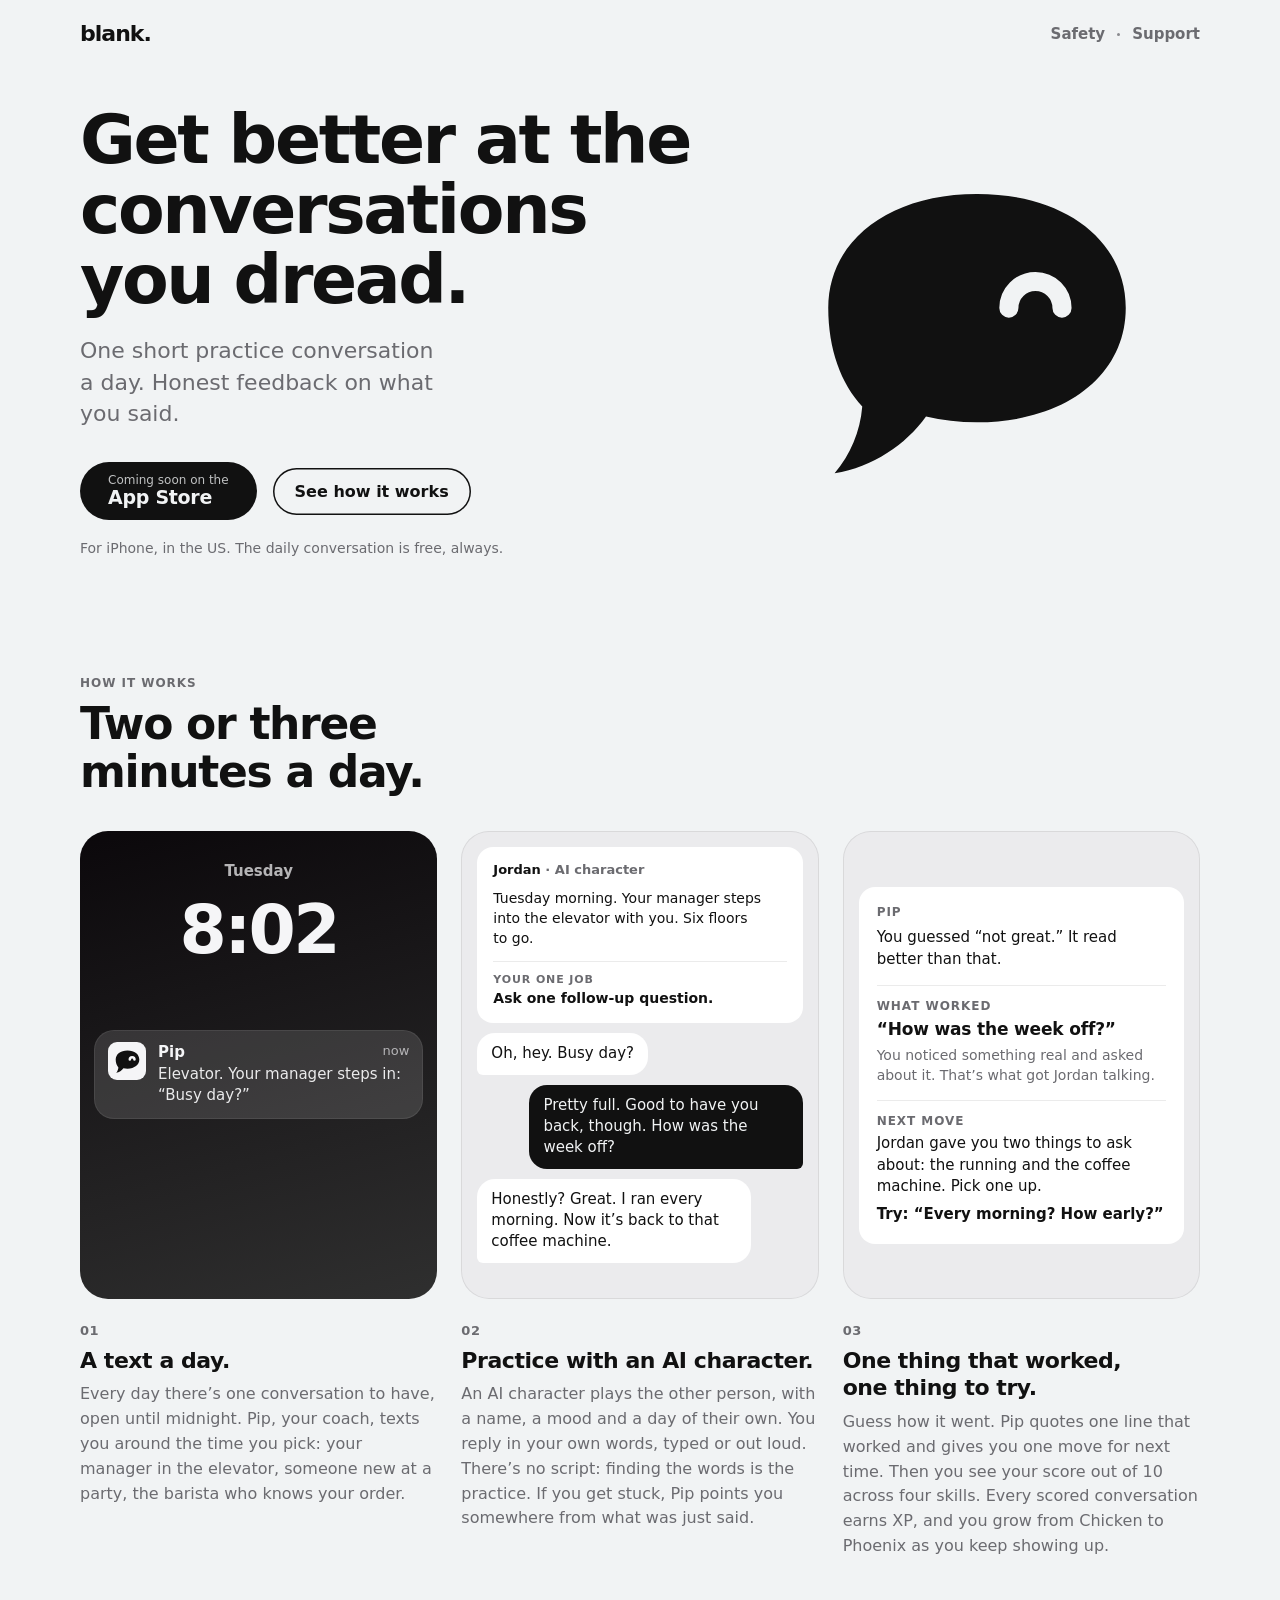
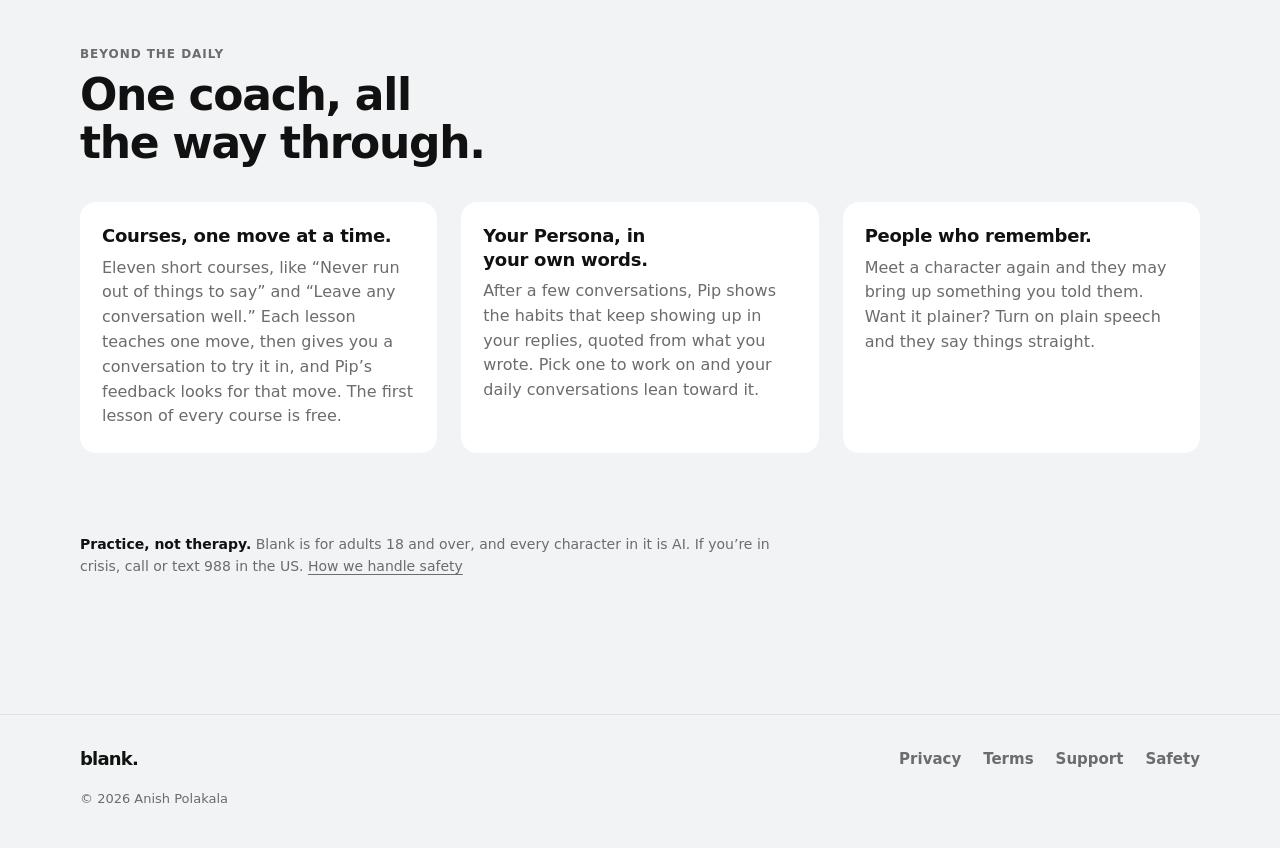
<file: index.html>
<!doctype html>
<html lang="en">
<head>
<meta charset="utf-8">
<meta name="viewport" content="width=device-width, initial-scale=1">
<title>Blank: Get better at the conversations you dread</title>
<meta name="description" content="Blank is an iPhone app for practicing everyday conversations. Pip texts you one short conversation a day, an AI character plays the other person, and you get one thing that worked and one move to try next.">
<meta name="color-scheme" content="light dark">
<meta name="theme-color" content="#F1F3F4" media="(prefers-color-scheme: light)">
<meta name="theme-color" content="#000000" media="(prefers-color-scheme: dark)">
<meta name="referrer" content="no-referrer">
<meta name="format-detection" content="telephone=no">
<meta http-equiv="Content-Security-Policy" content="default-src 'self'; script-src 'self'; style-src 'self' https://fonts.googleapis.com; font-src https://fonts.gstatic.com; img-src 'self' data:; connect-src 'none'; base-uri 'none'; form-action 'self'; object-src 'none'">
<meta property="og:title" content="Blank: Get better at the conversations you dread">
<meta property="og:description" content="Blank is an iPhone app for practicing everyday conversations. Pip texts you one short conversation a day, an AI character plays the other person, and you get one thing that worked and one move to try next.">
<meta property="og:type" content="website">
<link rel="icon" href="assets/favicon.svg" type="image/svg+xml">
<link rel="apple-touch-icon" href="assets/apple-touch-icon.png">
<link rel="preconnect" href="https://fonts.googleapis.com">
<link rel="preconnect" href="https://fonts.gstatic.com" crossorigin>
<link rel="stylesheet" href="https://fonts.googleapis.com/css2?family=Plus+Jakarta+Sans:wght@400;500;600;700;800&display=swap">
<link rel="stylesheet" href="assets/site.css">
</head>
<body>
<a class="skip-link" href="#main">Skip to content</a>
<header class="site-header">
  <div class="wrap site-header__inner">
    <a class="wordmark" href="./" aria-current="page">blank.</a>
    <nav class="site-nav" aria-label="Main">
      <ul>
        <li><a href="safety.html">Safety</a></li>
        <li><a href="support.html">Support</a></li>
      </ul>
    </nav>
  </div>
</header>
<main id="main">
  <section class="hero wrap" aria-labelledby="hero-title">
    <div class="hero__text">
      <h1 class="hero__title" id="hero-title">Get better at the conversations you dread.<span class="caret" aria-hidden="true"></span></h1>
      <p class="hero__lede">One short practice conversation a day. Honest feedback on what you said.</p>
      <div class="hero__actions">
        <a class="store"><span class="store__small">Coming soon on the</span><span class="visually-hidden"> </span><span class="store__big">App Store</span></a>
        <a class="btn btn--secondary" href="#how">See how it works</a>
      </div>
      <p class="hero__note">For iPhone, in the US. The daily conversation is free, always.</p>
    </div>
    <div class="hero__pip"><svg class="pip pip--hero" viewBox="0 0 64 64" aria-hidden="true" focusable="false"><path class="pip__body" d="M32 6C48.6 6 60 14.8 60 27.5S48.6 49 32 49c-3.4 0-6.6-.4-9.6-1.1C18.6 53.2 12.4 57.4 5.2 58.6c3-3.6 4.8-7.8 5.2-12.6C6.4 41.8 4 35.2 4 27.5 4 14.8 15.4 6 32 6Z"/><path class="pip__eye" d="M38 27.5a5 5 0 0 1 10 0"/></svg></div>
  </section>

  <section class="how wrap" id="how" aria-labelledby="how-title">
    <div class="section-head">
      <p class="eyebrow">How it works</p>
      <h2 class="section-title" id="how-title">Two or three minutes a day.</h2>
    </div>
    <ol class="steps">
      <li class="step">
        <div class="screen screen--lock" role="img" aria-label="An iPhone lock screen at 8:02 on Tuesday. A notification from Pip says: Elevator. Your manager steps in: “Busy day?”">
          <p class="lock__day">Tuesday</p>
          <p class="lock__time">8:02</p>
          <div class="notif">
            <div class="notif__icon"><svg class="pip" viewBox="0 0 64 64" aria-hidden="true" focusable="false"><path class="pip__body" d="M32 6C48.6 6 60 14.8 60 27.5S48.6 49 32 49c-3.4 0-6.6-.4-9.6-1.1C18.6 53.2 12.4 57.4 5.2 58.6c3-3.6 4.8-7.8 5.2-12.6C6.4 41.8 4 35.2 4 27.5 4 14.8 15.4 6 32 6Z"/><path class="pip__eye" d="M37.5 27.5a5.5 5.5 0 0 1 11 0"/></svg></div>
            <div>
              <p class="notif__head"><span>Pip</span><span class="notif__time">now</span></p>
              <p class="notif__body">Elevator. Your manager steps in: “Busy day?”</p>
            </div>
          </div>
        </div>
        <div class="step__text">
          <p class="step__num" aria-hidden="true">01</p>
          <h3 class="step__title">A text a day.</h3>
          <p class="step__body">Every day there’s one conversation to have, open until midnight. Pip, your coach, texts you around the time you pick: your manager in the elevator, someone new at a party, the barista who knows your order.</p>
        </div>
      </li>
      <li class="step">
        <div class="screen" role="img" aria-label="A practice scene. Jordan, an AI character, is your manager in the elevator. Your one job: ask one follow-up question. Jordan: “Oh, hey. Busy day?” You: “Pretty full. Good to have you back, though. How was the week off?” Jordan: “Honestly? Great. I ran every morning. Now it’s back to that coffee machine.”">
          <div class="scene">
            <p class="scene__who"><span><b>Jordan</b> · AI character</span></p>
            <p class="scene__setting">Tuesday morning. Your manager steps into the elevator with you. Six floors to go.</p>
            <p class="scene__job"><span class="eyebrow">Your one job</span>Ask one follow-up question.</p>
          </div>
          <p class="bubble">Oh, hey. Busy day?</p>
          <p class="bubble bubble--me">Pretty full. Good to have you back, though. How was the week off?</p>
          <p class="bubble">Honestly? Great. I ran every morning. Now it’s back to that coffee machine.</p>
        </div>
        <div class="step__text">
          <p class="step__num" aria-hidden="true">02</p>
          <h3 class="step__title">Practice with an AI character.</h3>
          <p class="step__body">An AI character plays the other person, with a name, a mood and a day of their own. You reply in your own words, typed or out loud. There’s no script: finding the words is the practice. If you get stuck, Pip points you somewhere from what was just said.</p>
        </div>
      </li>
      <li class="step">
        <div class="screen screen--feedback" role="img" aria-label="Pip’s feedback. You guessed not great; it read better than that. What worked: “How was the week off?” You noticed something real and asked about it. That’s what got Jordan talking. Next move: Jordan gave you two things to ask about, the running and the coffee machine. Pick one up. Try: “Every morning? How early?”">
          <div class="fb">
            <p class="eyebrow">Pip</p>
            <p class="fb__reveal">You guessed “not great.” It read better than that.</p>
            <div class="fb__block">
              <p class="eyebrow">What worked</p>
              <p class="fb__quote">“How was the week off?”</p>
              <p class="fb__why">You noticed something real and asked about it. That’s what got Jordan talking.</p>
            </div>
            <div class="fb__block">
              <p class="eyebrow">Next move</p>
              <p class="fb__move">Jordan gave you two things to ask about: the running and the coffee machine. Pick one up.</p>
              <p class="fb__try">Try: “Every morning? How early?”</p>
            </div>
          </div>
        </div>
        <div class="step__text">
          <p class="step__num" aria-hidden="true">03</p>
          <h3 class="step__title">One thing that worked, one thing to try.</h3>
          <p class="step__body">Guess how it went. Pip quotes one line that worked and gives you one move for next time. Then you see your score out of 10 across four skills. Every scored conversation earns XP, and you grow from Chicken to Phoenix as you keep showing up.</p>
        </div>
      </li>
    </ol>
  </section>

  <section class="more wrap" aria-labelledby="more-title">
    <div class="section-head">
      <p class="eyebrow">Beyond the daily</p>
      <h2 class="section-title" id="more-title">One coach, all the way through.</h2>
    </div>
    <ul class="features">
      <li class="feature">
        <h3 class="feature__title">Courses, one move at a time.</h3>
        <p class="feature__body">Eleven short courses, like “Never run out of things to say” and “Leave any conversation well.” Each lesson teaches one move, then gives you a conversation to try it in, and Pip’s feedback looks for that move. The first lesson of every course is free.</p>
      </li>
      <li class="feature">
        <h3 class="feature__title">Your Persona, in your own words.</h3>
        <p class="feature__body">After a few conversations, Pip shows the habits that keep showing up in your replies, quoted from what you wrote. Pick one to work on and your daily conversations lean toward it.</p>
      </li>
      <li class="feature">
        <h3 class="feature__title">People who remember.</h3>
        <p class="feature__body">Meet a character again and they may bring up something you told them. Want it plainer? Turn on plain speech and they say things straight.</p>
      </li>
    </ul>
  </section>

  <aside class="footnote wrap" aria-label="About Blank">
    <p><strong>Practice, not therapy.</strong> Blank is for adults 18 and over, and every character in it is AI. If you’re in crisis, call or text 988 in the US. <a href="safety.html">How we handle safety</a></p>
  </aside>
</main>
<footer class="site-footer">
  <div class="wrap site-footer__inner">
    <a class="wordmark wordmark--sm" href="./">blank.</a>
    <nav aria-label="Legal and help">
      <ul class="footer-links">
        <li><a href="privacy.html">Privacy</a></li>
        <li><a href="terms.html">Terms</a></li>
        <li><a href="support.html">Support</a></li>
        <li><a href="safety.html">Safety</a></li>
      </ul>
    </nav>
    <p class="copyright">&copy; 2026 Anish Polakala</p>
  </div>
</footer>
</body>
</html>
</file>
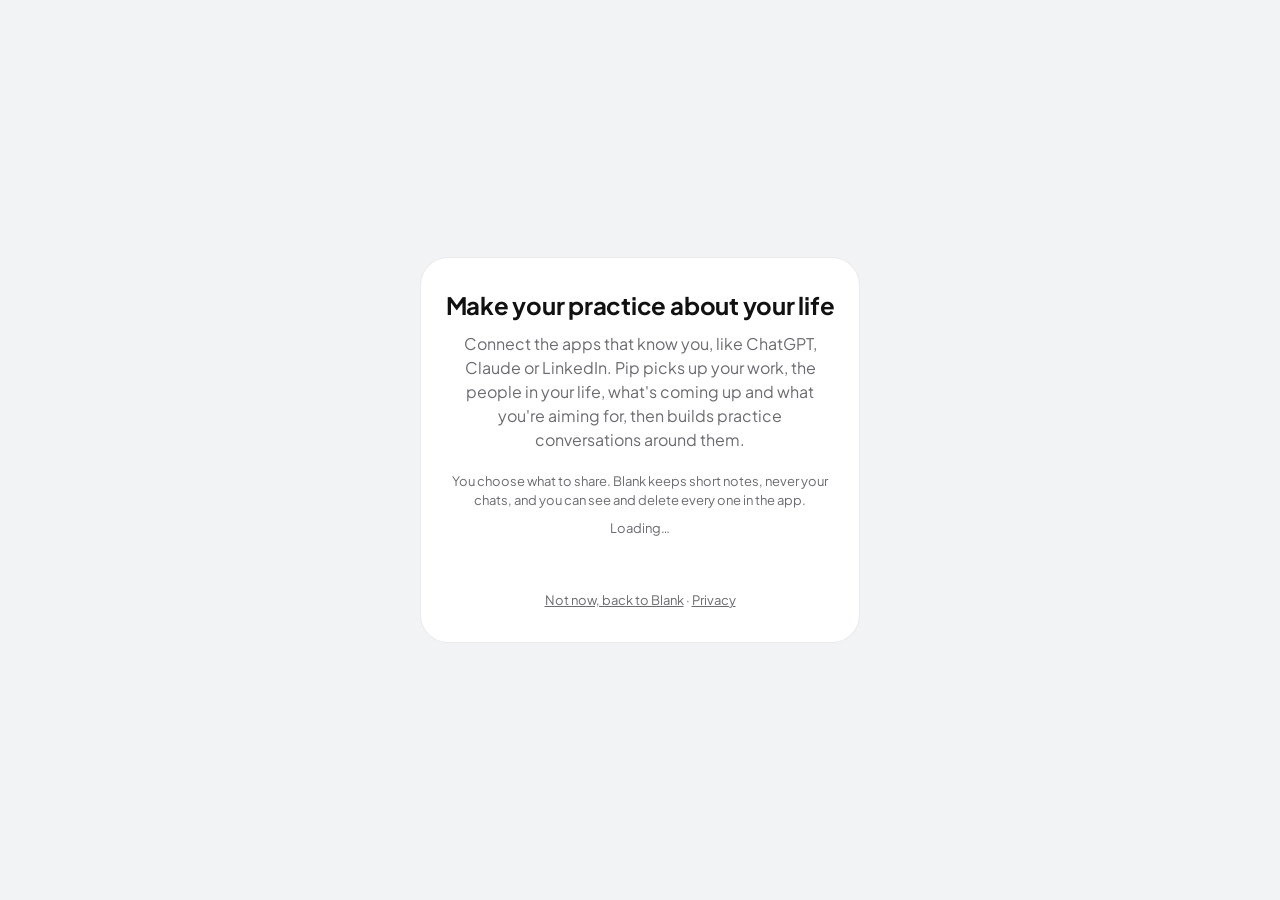
<file: onairos/index.html>
<!doctype html>
<html lang="en">
  <head>
    <meta charset="utf-8" />
    <meta name="viewport" content="width=device-width, initial-scale=1, viewport-fit=cover" />
    <meta name="robots" content="noindex" />
    <title>Connect Onairos · Blank</title>
    <link rel="preconnect" href="https://fonts.googleapis.com" />
    <link rel="stylesheet" href="https://fonts.googleapis.com/css2?family=Plus+Jakarta+Sans:wght@400;600;700&display=swap" />
    <script type="module" crossorigin src="./assets/index-DCX4GUdR.js"></script>
    <link rel="stylesheet" crossorigin href="./assets/index-m7v9nfBn.css">
  </head>
  <body>
    <div id="root"></div>
  </body>
</html>
</file>
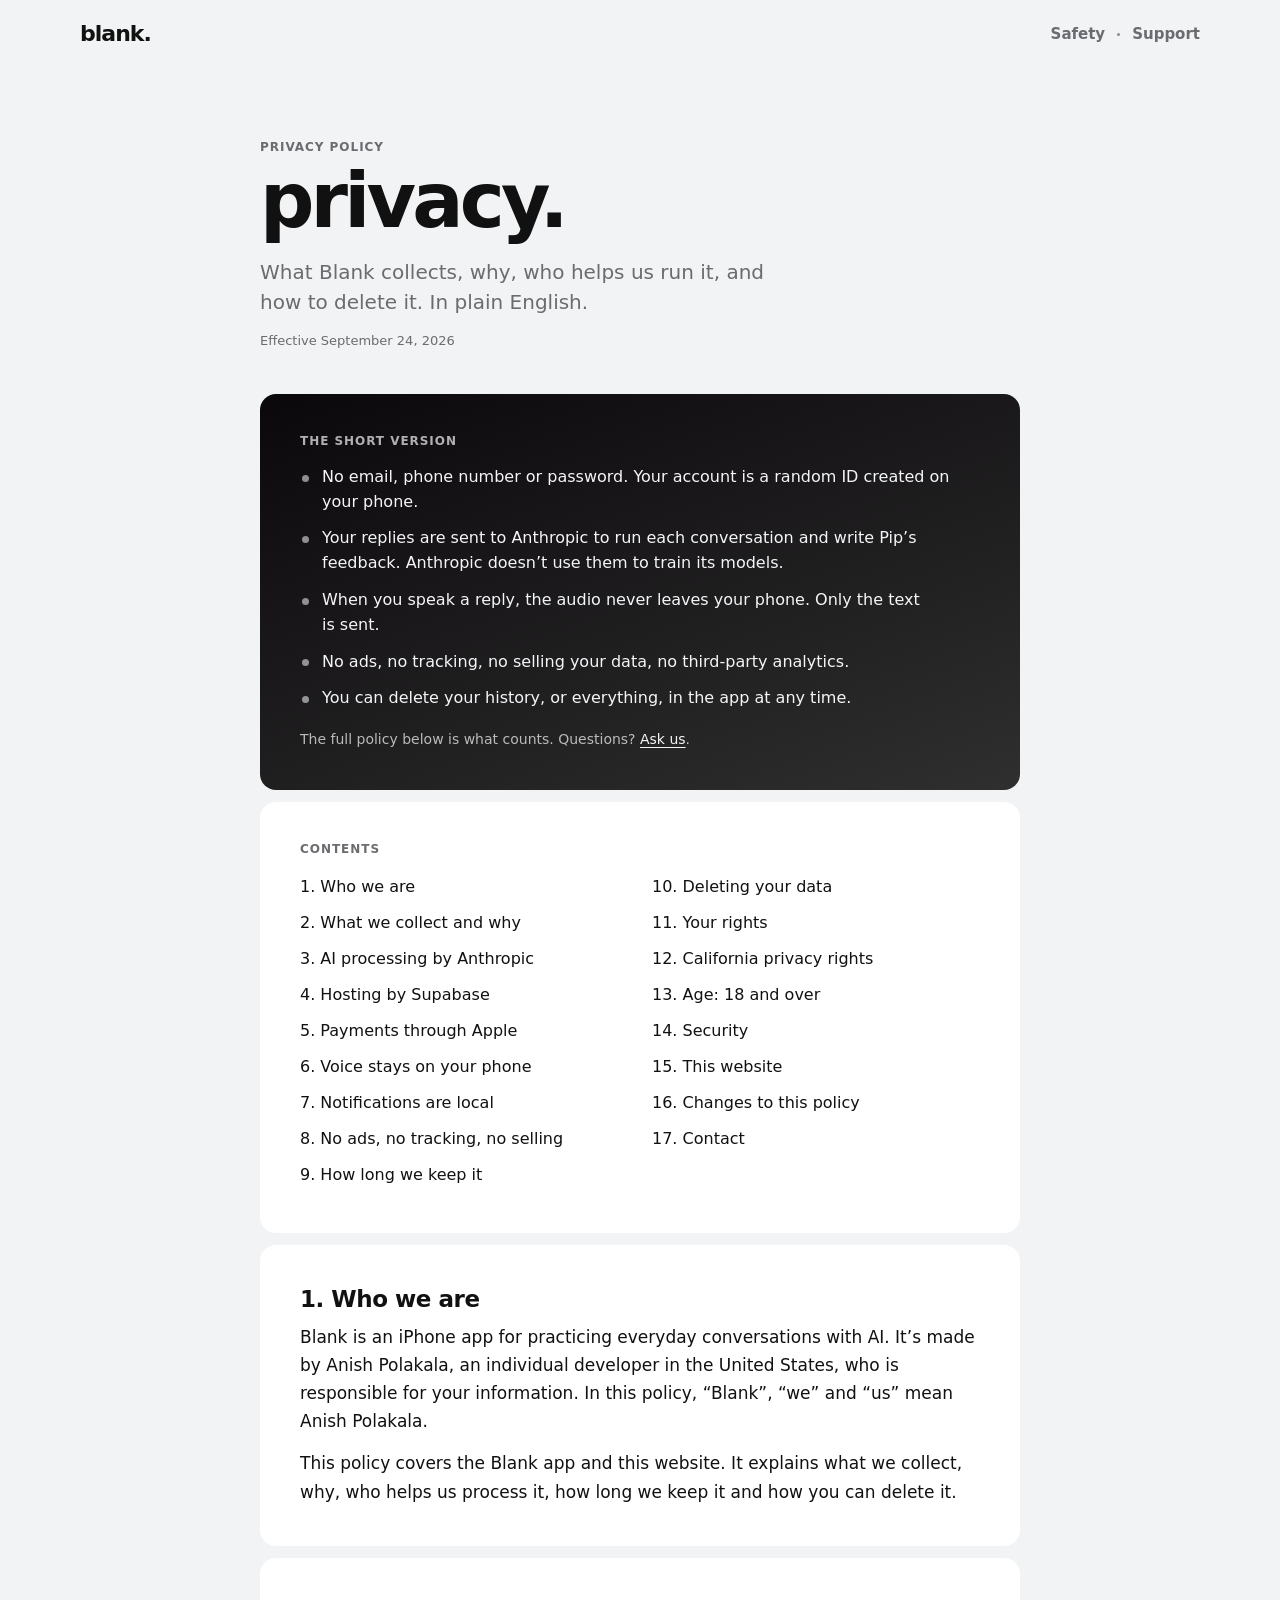
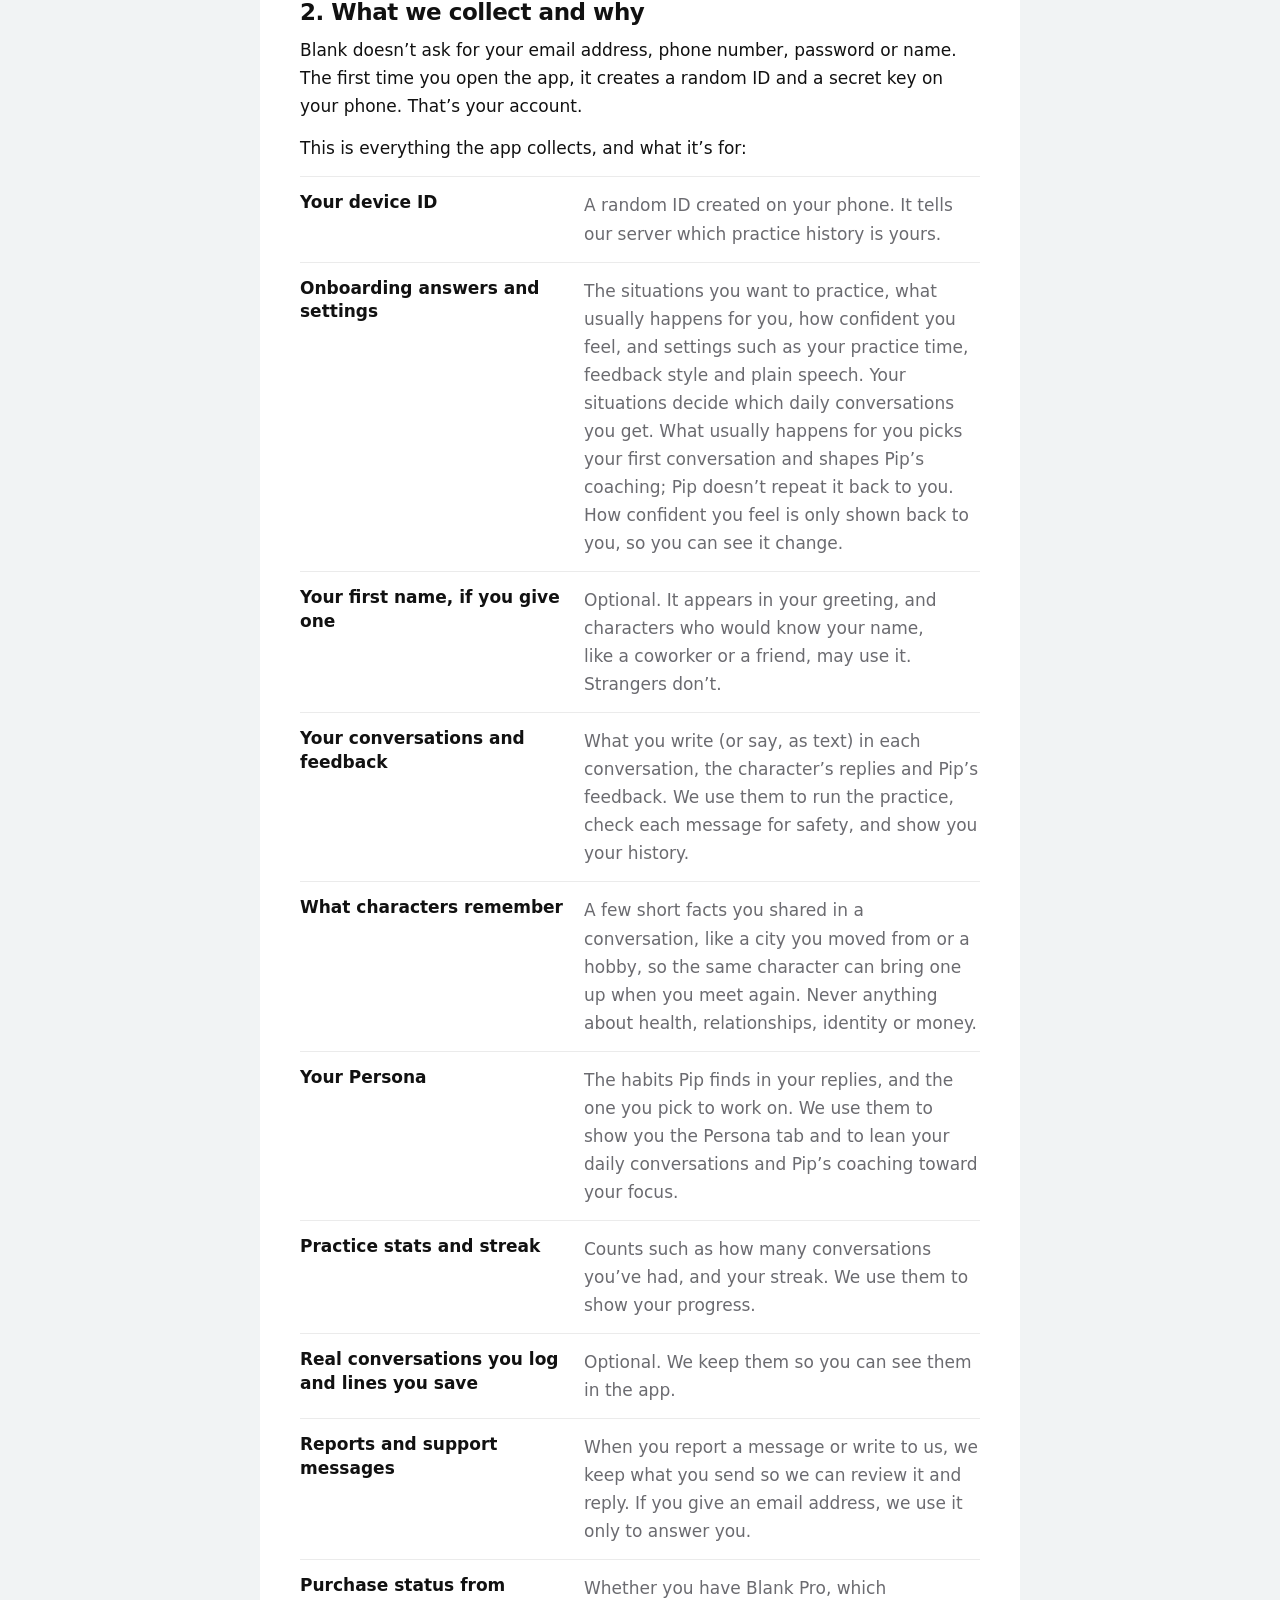
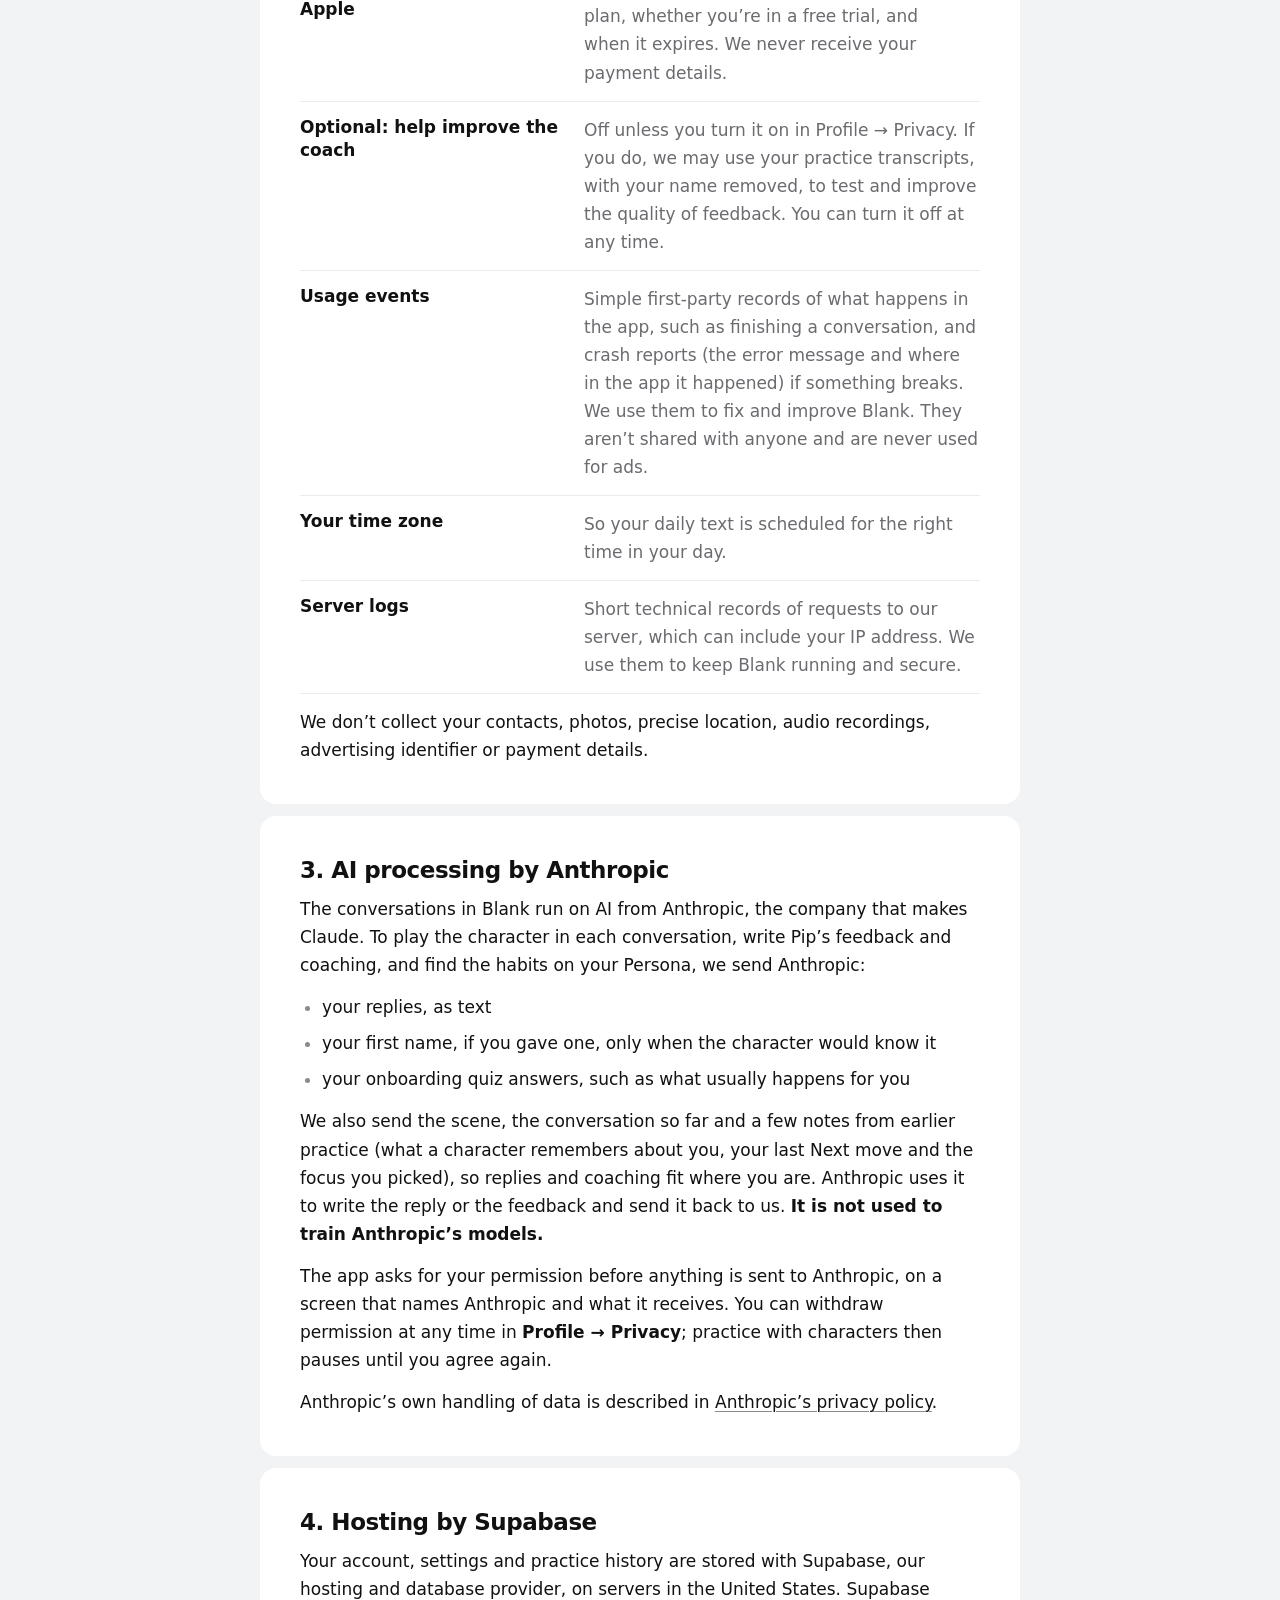
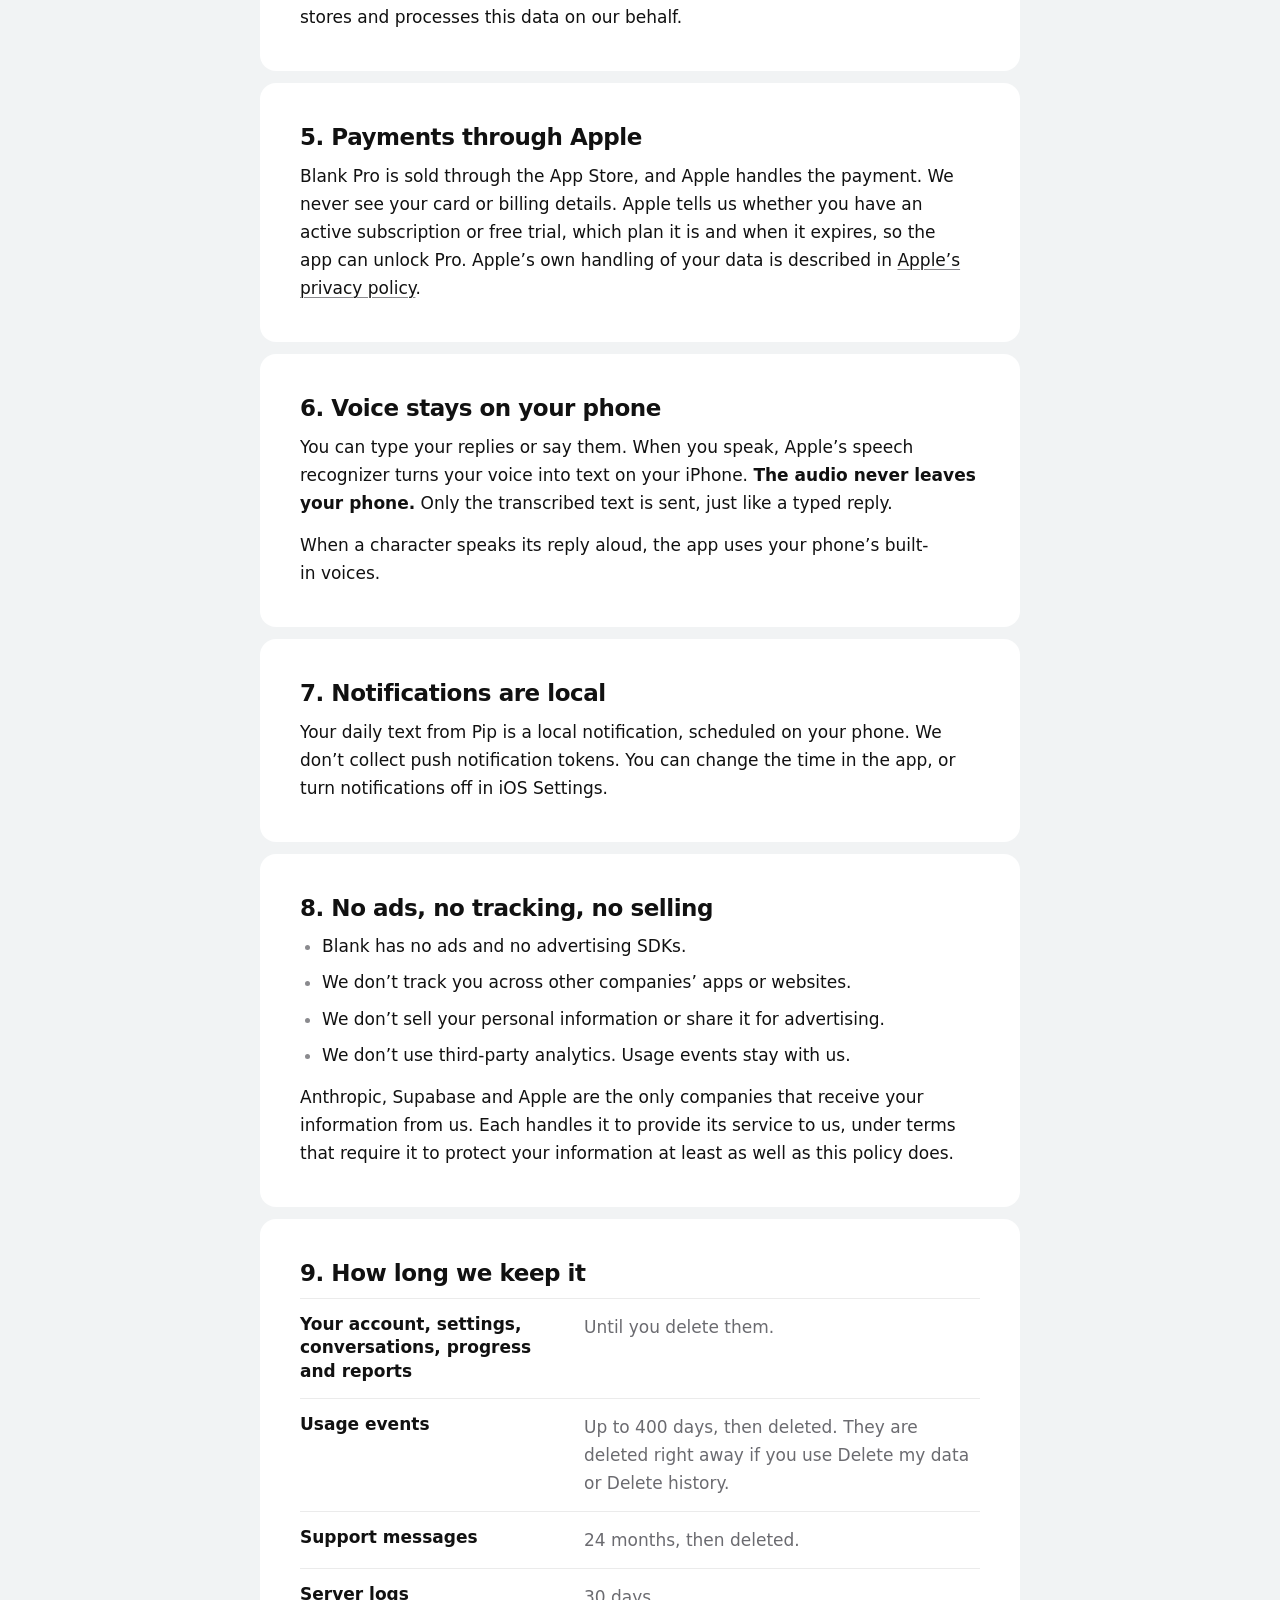
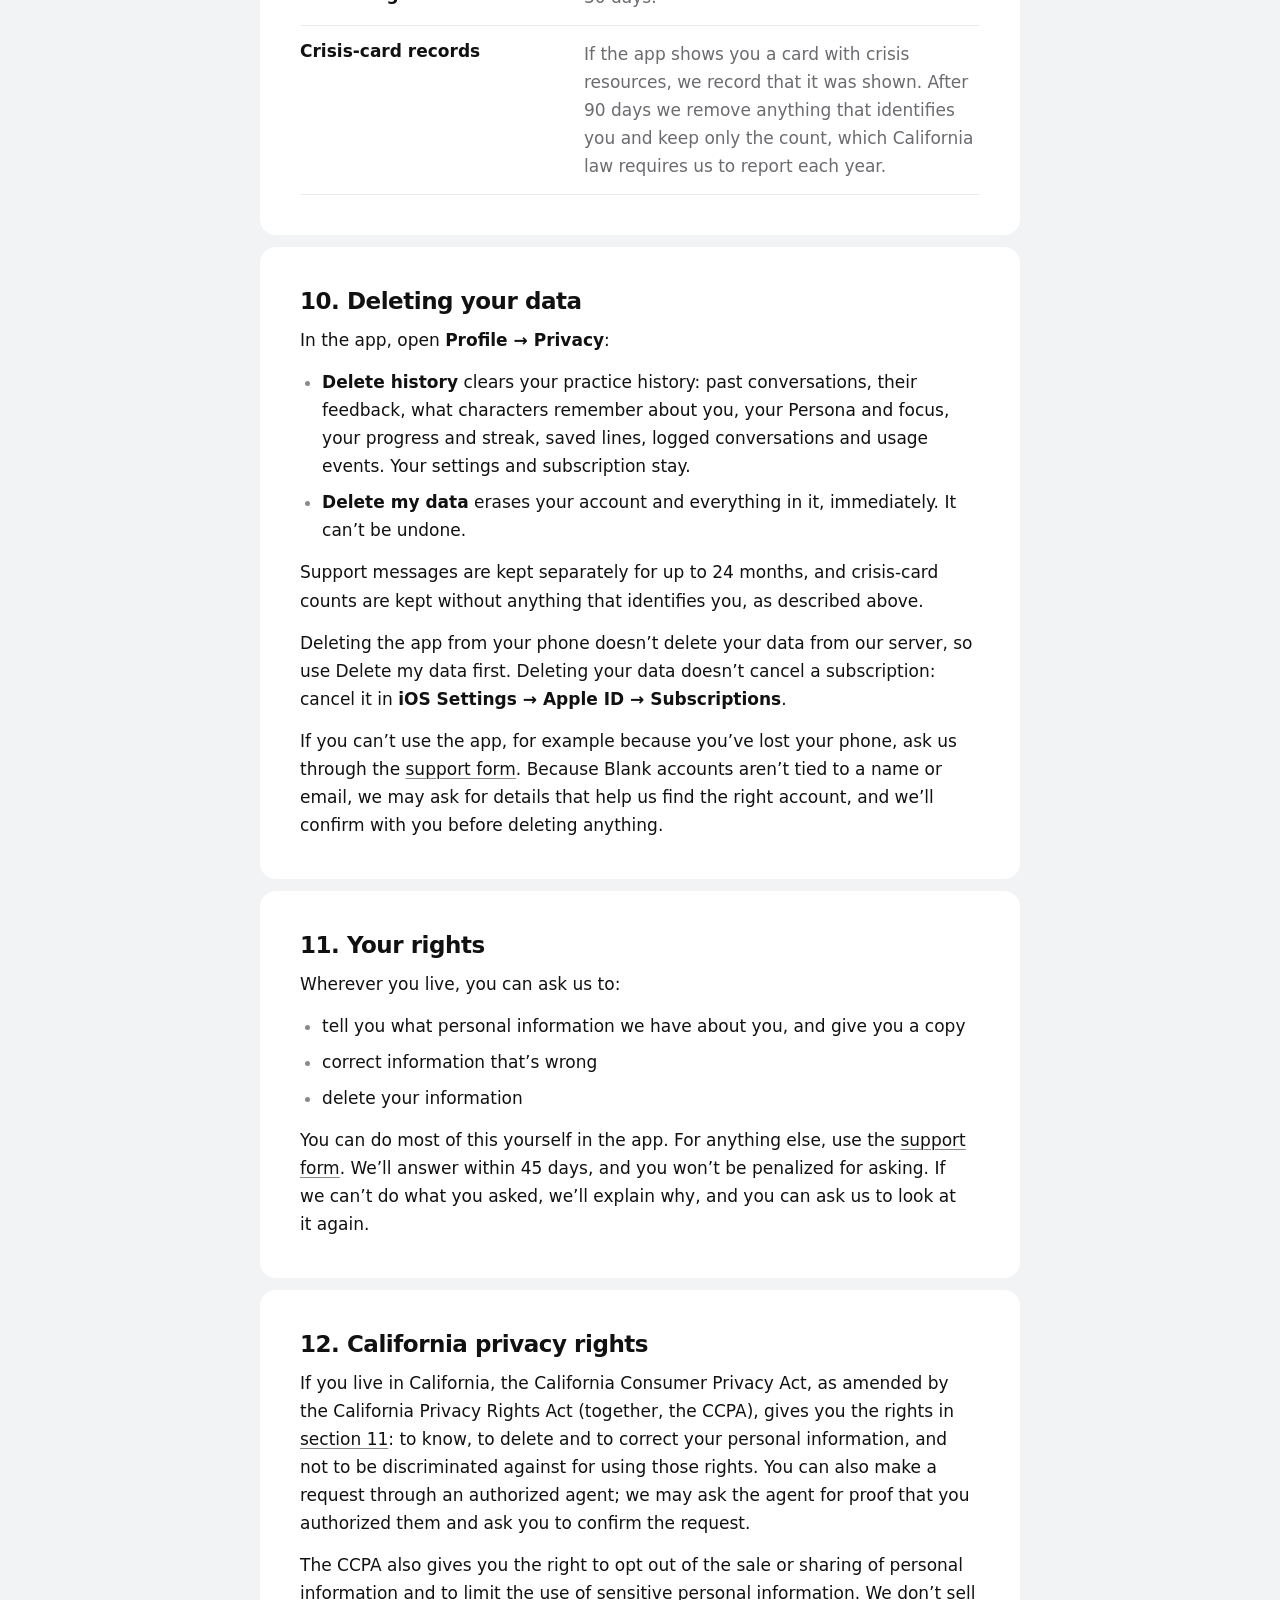
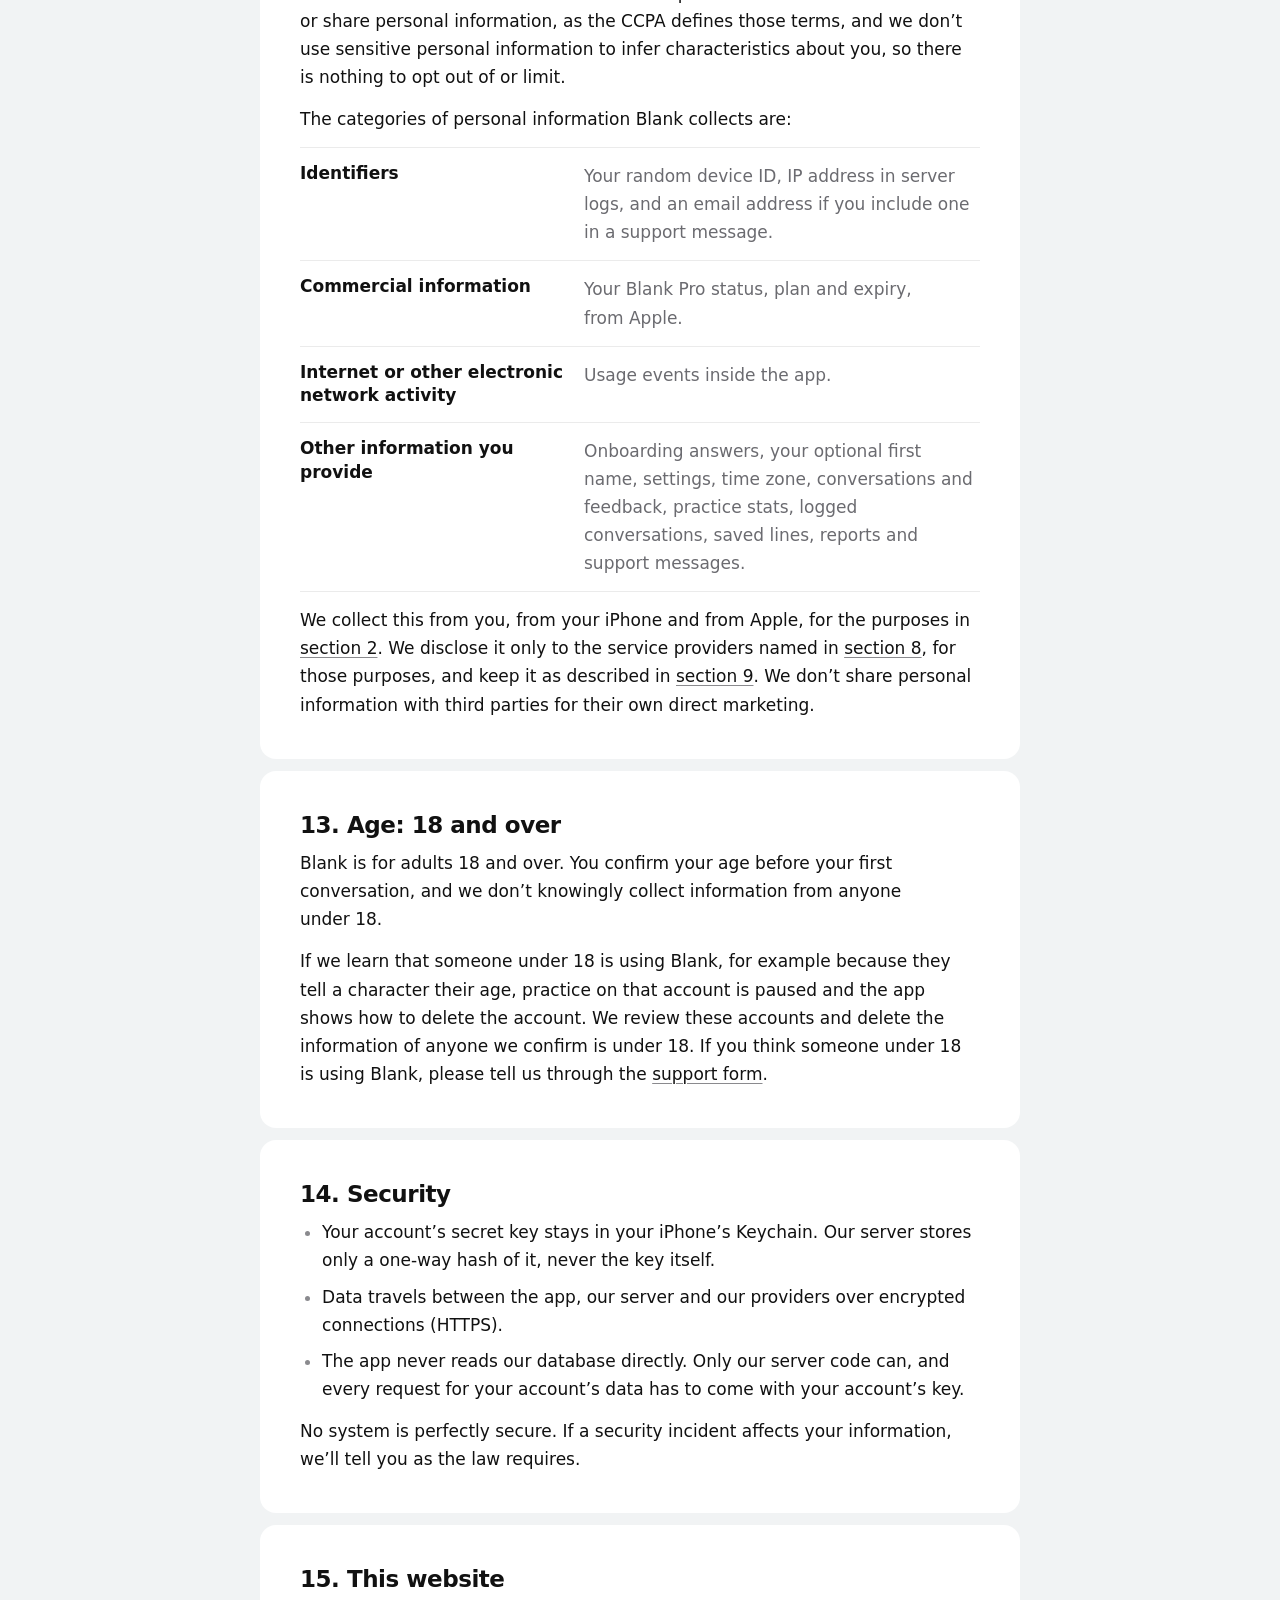
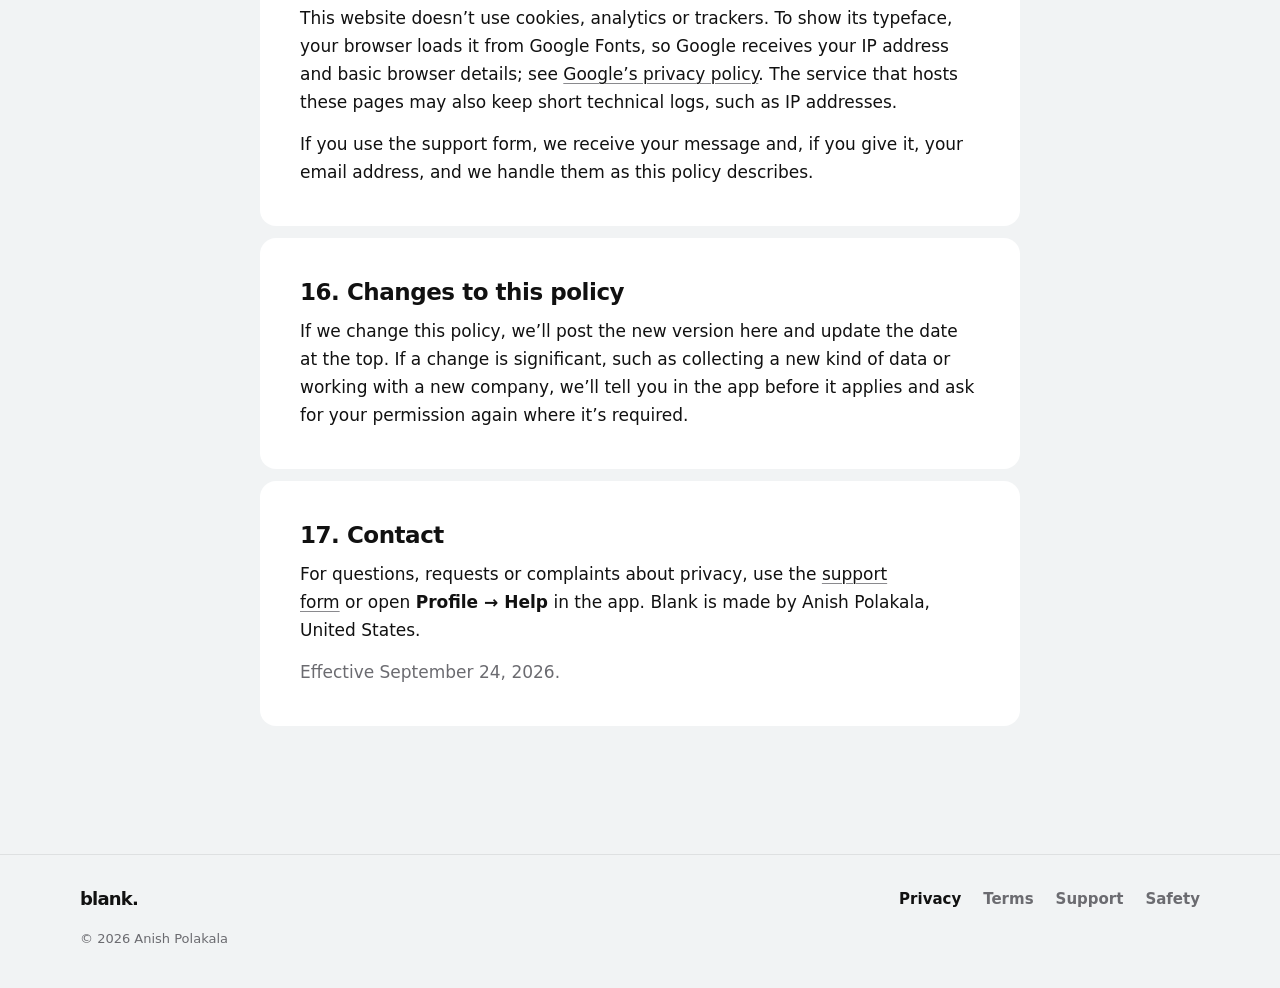
<file: privacy/index.html>
<!doctype html>
<html lang="en">
<head>
<meta charset="utf-8">
<!-- Same page as ../privacy.html so the clean URL /privacy/ works. Paths point one level up. Edit both files together. -->
<meta name="viewport" content="width=device-width, initial-scale=1">
<title>Privacy policy · Blank</title>
<meta name="description" content="What Blank collects, why, who helps us run it, and how to delete it. In plain English.">
<meta name="color-scheme" content="light dark">
<meta name="theme-color" content="#F1F3F4" media="(prefers-color-scheme: light)">
<meta name="theme-color" content="#000000" media="(prefers-color-scheme: dark)">
<meta name="referrer" content="no-referrer">
<meta name="format-detection" content="telephone=no">
<meta http-equiv="Content-Security-Policy" content="default-src 'self'; script-src 'self'; style-src 'self' https://fonts.googleapis.com; font-src https://fonts.gstatic.com; img-src 'self' data:; connect-src 'none'; base-uri 'none'; form-action 'self'; object-src 'none'">
<meta property="og:title" content="Privacy policy · Blank">
<meta property="og:description" content="What Blank collects, why, who helps us run it, and how to delete it. In plain English.">
<meta property="og:type" content="website">
<link rel="icon" href="../assets/favicon.svg" type="image/svg+xml">
<link rel="apple-touch-icon" href="../assets/apple-touch-icon.png">
<link rel="preconnect" href="https://fonts.googleapis.com">
<link rel="preconnect" href="https://fonts.gstatic.com" crossorigin>
<link rel="stylesheet" href="https://fonts.googleapis.com/css2?family=Plus+Jakarta+Sans:wght@400;500;600;700;800&display=swap">
<link rel="stylesheet" href="../assets/site.css">
</head>
<body>
<a class="skip-link" href="#main">Skip to content</a>
<header class="site-header">
  <div class="wrap site-header__inner">
    <a class="wordmark" href="../">blank.</a>
    <nav class="site-nav" aria-label="Main">
      <ul>
        <li><a href="../safety.html">Safety</a></li>
        <li><a href="../support.html">Support</a></li>
      </ul>
    </nav>
  </div>
</header>
<main id="main">
  <div class="page-head wrap--doc">
    <p class="eyebrow">Privacy policy</p>
    <h1 class="page-title">privacy.</h1>
    <p class="lede">What Blank collects, why, who helps us run it, and how to delete it. In plain English.</p>
    <p class="meta">Effective September 24, 2026</p>
  </div>
  <div class="wrap--doc stack">
    <section class="card card--dark" aria-labelledby="short-title">
      <h2 class="eyebrow" id="short-title">The short version</h2>
      <ul class="summary">
        <li>No email, phone number or password. Your account is a random ID created on your phone.</li>
        <li>Your replies are sent to Anthropic to run each conversation and write Pip’s feedback. Anthropic doesn’t use them to train its models.</li>
        <li>When you speak a reply, the audio never leaves your phone. Only the text is sent.</li>
        <li>No ads, no tracking, no selling your data, no third-party analytics.</li>
        <li>You can delete your history, or everything, in the app at any time.</li>
      </ul>
      <p class="summary-note">The full policy below is what counts. Questions? <a href="../support.html#contact">Ask us</a>.</p>
    </section>
    <nav class="card toc" aria-labelledby="toc-title">
      <h2 class="eyebrow" id="toc-title">Contents</h2>
      <ol>
        <li><a href="#who">1. Who we are</a></li>
        <li><a href="#collect">2. What we collect and why</a></li>
        <li><a href="#ai">3. AI processing by Anthropic</a></li>
        <li><a href="#hosting">4. Hosting by Supabase</a></li>
        <li><a href="#payments">5. Payments through Apple</a></li>
        <li><a href="#voice">6. Voice stays on your phone</a></li>
        <li><a href="#notifications">7. Notifications are local</a></li>
        <li><a href="#no-ads">8. No ads, no tracking, no selling</a></li>
        <li><a href="#retention">9. How long we keep it</a></li>
        <li><a href="#delete">10. Deleting your data</a></li>
        <li><a href="#rights">11. Your rights</a></li>
        <li><a href="#california">12. California privacy rights</a></li>
        <li><a href="#age">13. Age: 18 and over</a></li>
        <li><a href="#security">14. Security</a></li>
        <li><a href="#website">15. This website</a></li>
        <li><a href="#changes">16. Changes to this policy</a></li>
        <li><a href="#contact">17. Contact</a></li>
      </ol>
    </nav>
    <section class="card prose" id="who">
      <h2>1. Who we are</h2>
      <p>Blank is an iPhone app for practicing everyday conversations with AI. It’s made by Anish Polakala, an individual developer in the United States, who is responsible for your information. In this policy, “Blank”, “we” and “us” mean Anish Polakala.</p>
      <p>This policy covers the Blank app and this website. It explains what we collect, why, who helps us process it, how long we keep it and how you can delete it.</p>
    </section>
    <section class="card prose" id="collect">
      <h2>2. What we collect and why</h2>
      <p>Blank doesn’t ask for your email address, phone number, password or name. The first time you open the app, it creates a random ID and a secret key on your phone. That’s your account.</p>
      <p>This is everything the app collects, and what it’s for:</p>
      <dl class="facts">
        <div><dt>Your device ID</dt><dd>A random ID created on your phone. It tells our server which practice history is yours.</dd></div>
        <div><dt>Onboarding answers and settings</dt><dd>The situations you want to practice, what usually happens for you, how confident you feel, and settings such as your practice time, feedback style and plain speech. Your situations decide which daily conversations you get. What usually happens for you picks your first conversation and shapes Pip’s coaching; Pip doesn’t repeat it back to you. How confident you feel is only shown back to you, so you can see it change.</dd></div>
        <div><dt>Your first name, if you give one</dt><dd>Optional. It appears in your greeting, and characters who would know your name, like a coworker or a friend, may use it. Strangers don’t.</dd></div>
        <div><dt>Your conversations and feedback</dt><dd>What you write (or say, as text) in each conversation, the character’s replies and Pip’s feedback. We use them to run the practice, check each message for safety, and show you your history.</dd></div>
        <div><dt>What characters remember</dt><dd>A few short facts you shared in a conversation, like a city you moved from or a hobby, so the same character can bring one up when you meet again. Never anything about health, relationships, identity or money.</dd></div>
        <div><dt>Your Persona</dt><dd>The habits Pip finds in your replies, and the one you pick to work on. We use them to show you the Persona tab and to lean your daily conversations and Pip’s coaching toward your focus.</dd></div>
        <div><dt>Practice stats and streak</dt><dd>Counts such as how many conversations you’ve had, and your streak. We use them to show your progress.</dd></div>
        <div><dt>Real conversations you log and lines you save</dt><dd>Optional. We keep them so you can see them in the app.</dd></div>
        <div><dt>Reports and support messages</dt><dd>When you report a message or write to us, we keep what you send so we can review it and reply. If you give an email address, we use it only to answer you.</dd></div>
        <div><dt>Purchase status from Apple</dt><dd>Whether you have Blank Pro, which plan, whether you’re in a free trial, and when it expires. We never receive your payment details.</dd></div>
        <div><dt>Optional: help improve the coach</dt><dd>Off unless you turn it on in Profile → Privacy. If you do, we may use your practice transcripts, with your name removed, to test and improve the quality of feedback. You can turn it off at any time.</dd></div>
        <div><dt>Usage events</dt><dd>Simple first-party records of what happens in the app, such as finishing a conversation, and crash reports (the error message and where in the app it happened) if something breaks. We use them to fix and improve Blank. They aren’t shared with anyone and are never used for ads.</dd></div>
        <div><dt>Your time zone</dt><dd>So your daily text is scheduled for the right time in your day.</dd></div>
        <div><dt>Server logs</dt><dd>Short technical records of requests to our server, which can include your IP address. We use them to keep Blank running and secure.</dd></div>
      </dl>
      <p>We don’t collect your contacts, photos, precise location, audio recordings, advertising identifier or payment details.</p>
    </section>
    <section class="card prose" id="ai">
      <h2>3. AI processing by Anthropic</h2>
      <p>The conversations in Blank run on AI from Anthropic, the company that makes Claude. To play the character in each conversation, write Pip’s feedback and coaching, and find the habits on your Persona, we send Anthropic:</p>
      <ul>
        <li>your replies, as text</li>
        <li>your first name, if you gave one, only when the character would know it</li>
        <li>your onboarding quiz answers, such as what usually happens for you</li>
      </ul>
      <p>We also send the scene, the conversation so far and a few notes from earlier practice (what a character remembers about you, your last Next move and the focus you picked), so replies and coaching fit where you are. Anthropic uses it to write the reply or the feedback and send it back to us. <strong>It is not used to train Anthropic’s models.</strong></p>
      <p>The app asks for your permission before anything is sent to Anthropic, on a screen that names Anthropic and what it receives. You can withdraw permission at any time in <span class="path">Profile → Privacy</span>; practice with characters then pauses until you agree again.</p>
      <p>Anthropic’s own handling of data is described in <a href="https://www.anthropic.com/legal/privacy">Anthropic’s privacy policy</a>.</p>
    </section>
    <section class="card prose" id="hosting">
      <h2>4. Hosting by Supabase</h2>
      <p>Your account, settings and practice history are stored with Supabase, our hosting and database provider, on servers in the United States. Supabase stores and processes this data on our behalf.</p>
    </section>
    <section class="card prose" id="payments">
      <h2>5. Payments through Apple</h2>
      <p>Blank Pro is sold through the App Store, and Apple handles the payment. We never see your card or billing details. Apple tells us whether you have an active subscription or free trial, which plan it is and when it expires, so the app can unlock Pro. Apple’s own handling of your data is described in <a href="https://www.apple.com/legal/privacy/">Apple’s privacy policy</a>.</p>
    </section>
    <section class="card prose" id="voice">
      <h2>6. Voice stays on your phone</h2>
      <p>You can type your replies or say them. When you speak, Apple’s speech recognizer turns your voice into text on your iPhone. <strong>The audio never leaves your phone.</strong> Only the transcribed text is sent, just like a typed reply.</p>
      <p>When a character speaks its reply aloud, the app uses your phone’s built-in voices.</p>
    </section>
    <section class="card prose" id="notifications">
      <h2>7. Notifications are local</h2>
      <p>Your daily text from Pip is a local notification, scheduled on your phone. We don’t collect push notification tokens. You can change the time in the app, or turn notifications off in iOS Settings.</p>
    </section>
    <section class="card prose" id="no-ads">
      <h2>8. No ads, no tracking, no selling</h2>
      <ul>
        <li>Blank has no ads and no advertising SDKs.</li>
        <li>We don’t track you across other companies’ apps or websites.</li>
        <li>We don’t sell your personal information or share it for advertising.</li>
        <li>We don’t use third-party analytics. Usage events stay with us.</li>
      </ul>
      <p>Anthropic, Supabase and Apple are the only companies that receive your information from us. Each handles it to provide its service to us, under terms that require it to protect your information at least as well as this policy does.</p>
    </section>
    <section class="card prose" id="retention">
      <h2>9. How long we keep it</h2>
      <dl class="facts">
        <div><dt>Your account, settings, conversations, progress and reports</dt><dd>Until you delete them.</dd></div>
        <div><dt>Usage events</dt><dd>Up to 400 days, then deleted. They are deleted right away if you use Delete my data or Delete history.</dd></div>
        <div><dt>Support messages</dt><dd>24 months, then deleted.</dd></div>
        <div><dt>Server logs</dt><dd>30 days.</dd></div>
        <div><dt>Crisis-card records</dt><dd>If the app shows you a card with crisis resources, we record that it was shown. After 90 days we remove anything that identifies you and keep only the count, which California law requires us to report each year.</dd></div>
      </dl>
    </section>
    <section class="card prose" id="delete">
      <h2>10. Deleting your data</h2>
      <p>In the app, open <span class="path">Profile → Privacy</span>:</p>
      <ul>
        <li><strong>Delete history</strong> clears your practice history: past conversations, their feedback, what characters remember about you, your Persona and focus, your progress and streak, saved lines, logged conversations and usage events. Your settings and subscription stay.</li>
        <li><strong>Delete my data</strong> erases your account and everything in it, immediately. It can’t be undone.</li>
      </ul>
      <p>Support messages are kept separately for up to 24 months, and crisis-card counts are kept without anything that identifies you, as described above.</p>
      <p>Deleting the app from your phone doesn’t delete your data from our server, so use Delete my data first. Deleting your data doesn’t cancel a subscription: cancel it in <span class="path">iOS Settings → Apple ID → Subscriptions</span>.</p>
      <p>If you can’t use the app, for example because you’ve lost your phone, ask us through the <a href="../support.html#contact">support form</a>. Because Blank accounts aren’t tied to a name or email, we may ask for details that help us find the right account, and we’ll confirm with you before deleting anything.</p>
    </section>
    <section class="card prose" id="rights">
      <h2>11. Your rights</h2>
      <p>Wherever you live, you can ask us to:</p>
      <ul>
        <li>tell you what personal information we have about you, and give you a copy</li>
        <li>correct information that’s wrong</li>
        <li>delete your information</li>
      </ul>
      <p>You can do most of this yourself in the app. For anything else, use the <a href="../support.html#contact">support form</a>. We’ll answer within 45 days, and you won’t be penalized for asking. If we can’t do what you asked, we’ll explain why, and you can ask us to look at it again.</p>
    </section>
    <section class="card prose" id="california">
      <h2>12. California privacy rights</h2>
      <p>If you live in California, the California Consumer Privacy Act, as amended by the California Privacy Rights Act (together, the CCPA), gives you the rights in <a href="#rights">section 11</a>: to know, to delete and to correct your personal information, and not to be discriminated against for using those rights. You can also make a request through an authorized agent; we may ask the agent for proof that you authorized them and ask you to confirm the request.</p>
      <p>The CCPA also gives you the right to opt out of the sale or sharing of personal information and to limit the use of sensitive personal information. We don’t sell or share personal information, as the CCPA defines those terms, and we don’t use sensitive personal information to infer characteristics about you, so there is nothing to opt out of or limit.</p>
      <p>The categories of personal information Blank collects are:</p>
      <dl class="facts">
        <div><dt>Identifiers</dt><dd>Your random device ID, IP address in server logs, and an email address if you include one in a support message.</dd></div>
        <div><dt>Commercial information</dt><dd>Your Blank Pro status, plan and expiry, from Apple.</dd></div>
        <div><dt>Internet or other electronic network activity</dt><dd>Usage events inside the app.</dd></div>
        <div><dt>Other information you provide</dt><dd>Onboarding answers, your optional first name, settings, time zone, conversations and feedback, practice stats, logged conversations, saved lines, reports and support messages.</dd></div>
      </dl>
      <p>We collect this from you, from your iPhone and from Apple, for the purposes in <a href="#collect">section 2</a>. We disclose it only to the service providers named in <a href="#no-ads">section 8</a>, for those purposes, and keep it as described in <a href="#retention">section 9</a>. We don’t share personal information with third parties for their own direct marketing.</p>
    </section>
    <section class="card prose" id="age">
      <h2>13. Age: 18 and over</h2>
      <p>Blank is for adults 18 and over. You confirm your age before your first conversation, and we don’t knowingly collect information from anyone under 18.</p>
      <p>If we learn that someone under 18 is using Blank, for example because they tell a character their age, practice on that account is paused and the app shows how to delete the account. We review these accounts and delete the information of anyone we confirm is under 18. If you think someone under 18 is using Blank, please tell us through the <a href="../support.html#contact">support form</a>.</p>
    </section>
    <section class="card prose" id="security">
      <h2>14. Security</h2>
      <ul>
        <li>Your account’s secret key stays in your iPhone’s Keychain. Our server stores only a one-way hash of it, never the key itself.</li>
        <li>Data travels between the app, our server and our providers over encrypted connections (HTTPS).</li>
        <li>The app never reads our database directly. Only our server code can, and every request for your account’s data has to come with your account’s key.</li>
      </ul>
      <p>No system is perfectly secure. If a security incident affects your information, we’ll tell you as the law requires.</p>
    </section>
    <section class="card prose" id="website">
      <h2>15. This website</h2>
      <p>This website doesn’t use cookies, analytics or trackers. To show its typeface, your browser loads it from Google Fonts, so Google receives your IP address and basic browser details; see <a href="https://policies.google.com/privacy">Google’s privacy policy</a>. The service that hosts these pages may also keep short technical logs, such as IP addresses.</p>
      <p>If you use the support form, we receive your message and, if you give it, your email address, and we handle them as this policy describes.</p>
    </section>
    <section class="card prose" id="changes">
      <h2>16. Changes to this policy</h2>
      <p>If we change this policy, we’ll post the new version here and update the date at the top. If a change is significant, such as collecting a new kind of data or working with a new company, we’ll tell you in the app before it applies and ask for your permission again where it’s required.</p>
    </section>
    <section class="card prose" id="contact">
      <h2>17. Contact</h2>
      <p>For questions, requests or complaints about privacy, use the <a href="../support.html#contact">support form</a> or open <span class="path">Profile → Help</span> in the app. Blank is made by Anish Polakala, United States.</p>
      <p class="muted">Effective September 24, 2026.</p>
    </section>
  </div>
</main>
<footer class="site-footer">
  <div class="wrap site-footer__inner">
    <a class="wordmark wordmark--sm" href="../">blank.</a>
    <nav aria-label="Legal and help">
      <ul class="footer-links">
        <li><a href="../privacy.html" aria-current="page">Privacy</a></li>
        <li><a href="../terms.html">Terms</a></li>
        <li><a href="../support.html">Support</a></li>
        <li><a href="../safety.html">Safety</a></li>
      </ul>
    </nav>
    <p class="copyright">&copy; 2026 Anish Polakala</p>
  </div>
</footer>
</body>
</html>
</file>
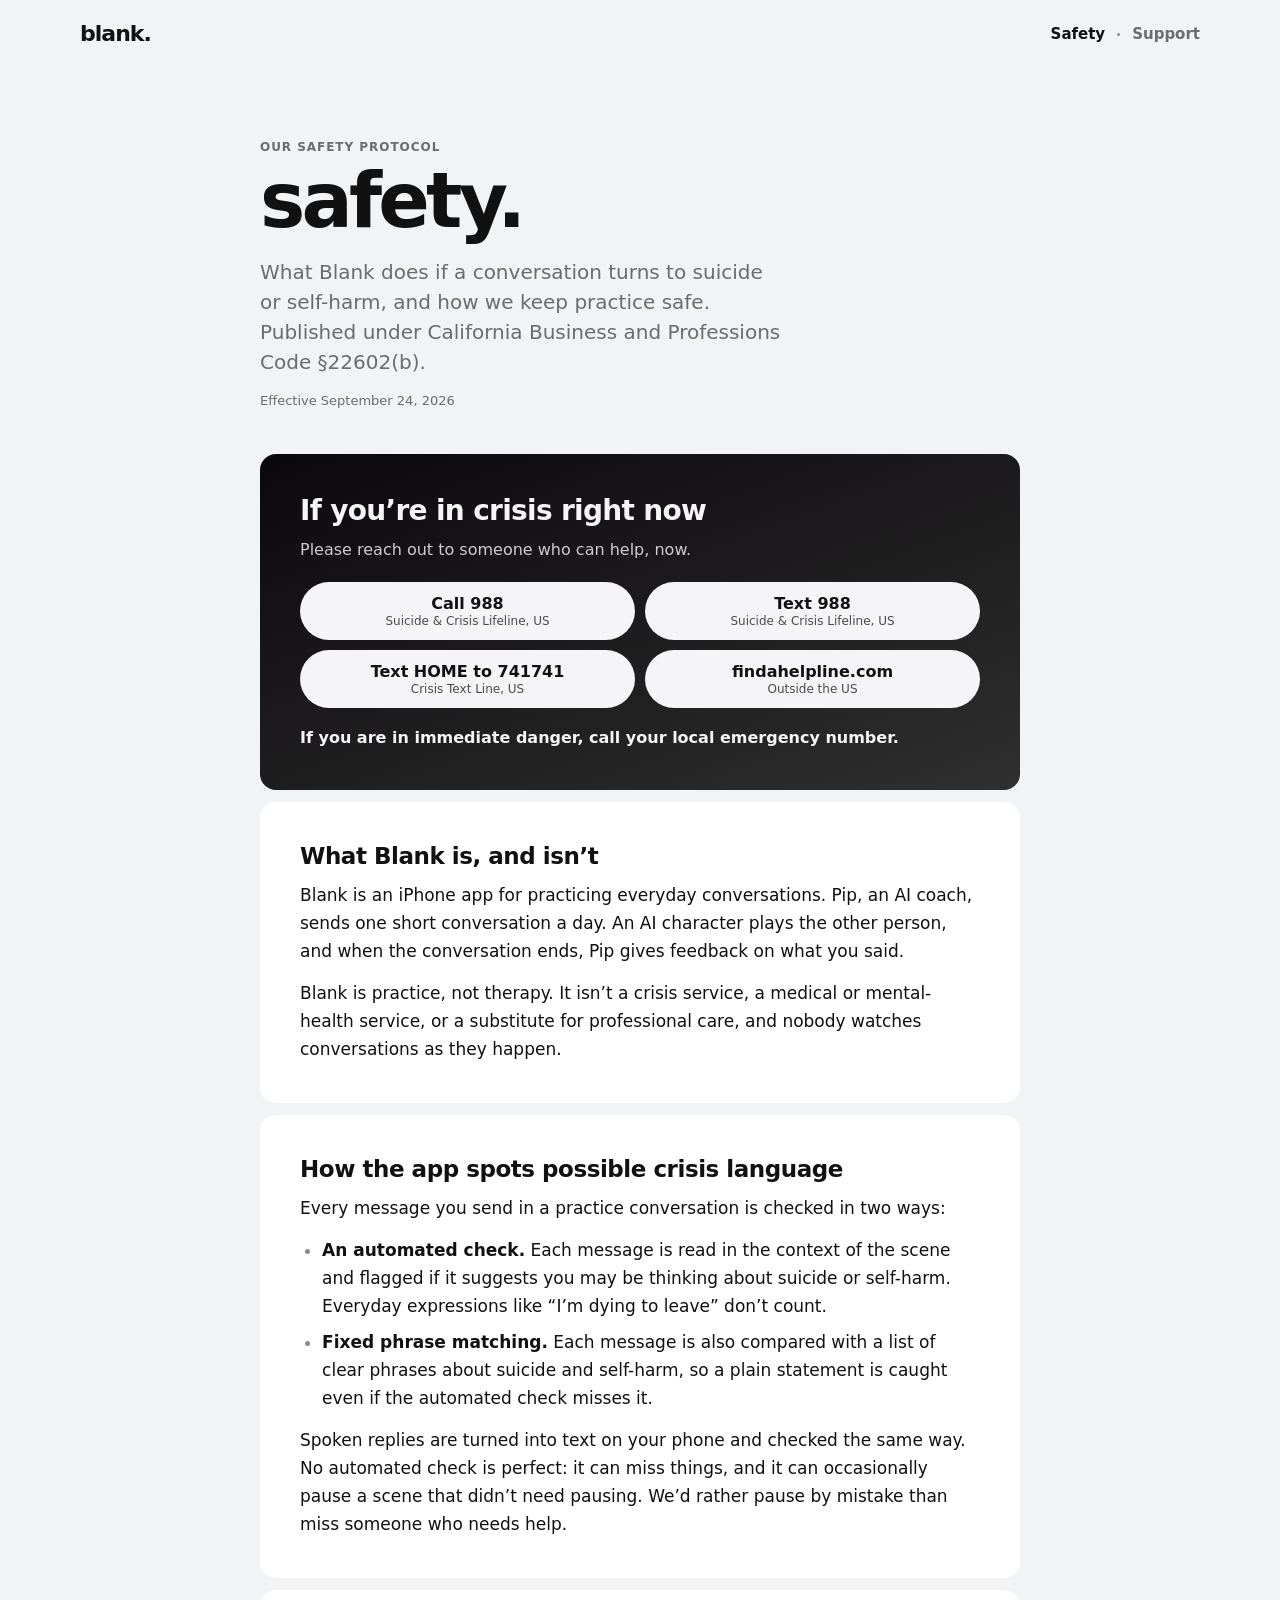
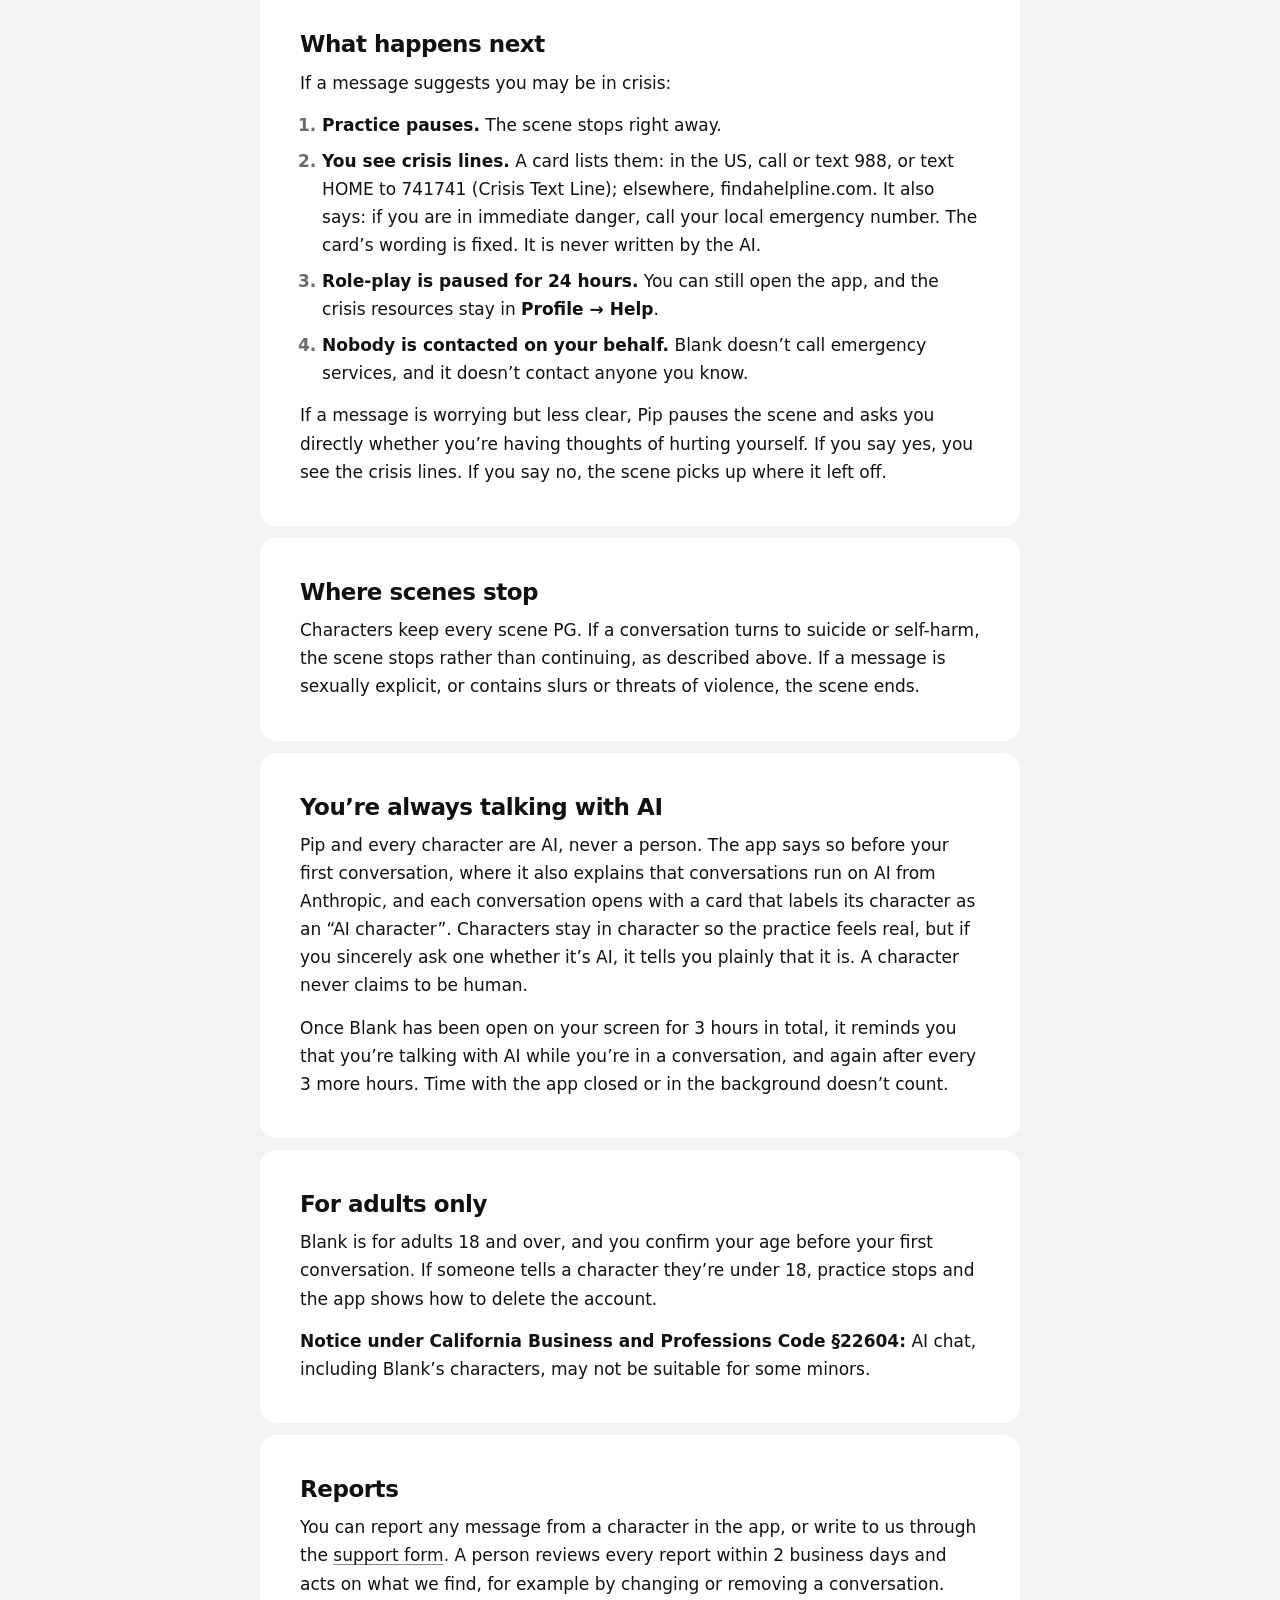
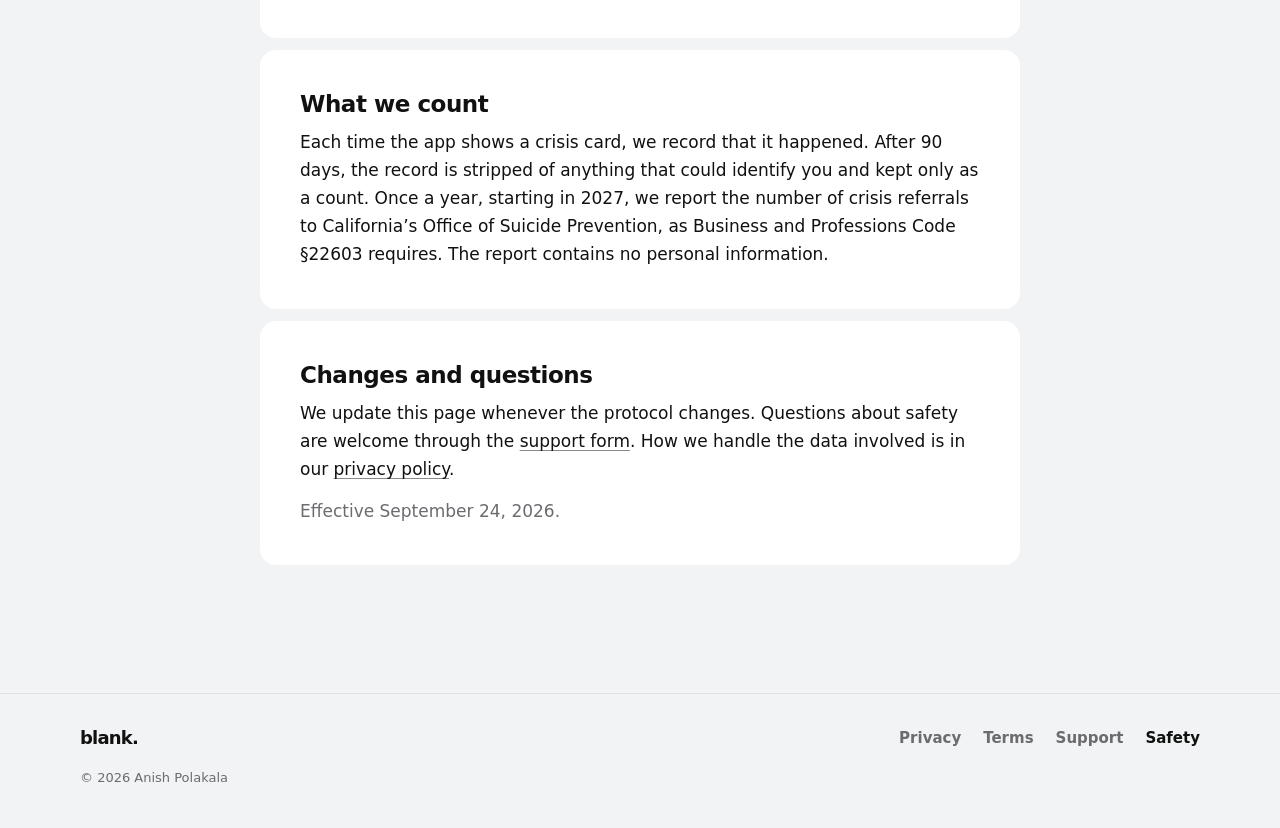
<file: safety/index.html>
<!doctype html>
<html lang="en">
<head>
<meta charset="utf-8">
<!-- Same page as ../safety.html so the clean URL /safety/ works. Paths point one level up. Edit both files together. -->
<meta name="viewport" content="width=device-width, initial-scale=1">
<title>Our safety protocol · Blank</title>
<meta name="description" content="How Blank responds if a conversation turns to suicide or self-harm, and how we keep practice safe.">
<meta name="color-scheme" content="light dark">
<meta name="theme-color" content="#F1F3F4" media="(prefers-color-scheme: light)">
<meta name="theme-color" content="#000000" media="(prefers-color-scheme: dark)">
<meta name="referrer" content="no-referrer">
<meta name="format-detection" content="telephone=no">
<meta http-equiv="Content-Security-Policy" content="default-src 'self'; script-src 'self'; style-src 'self' https://fonts.googleapis.com; font-src https://fonts.gstatic.com; img-src 'self' data:; connect-src 'none'; base-uri 'none'; form-action 'self'; object-src 'none'">
<meta property="og:title" content="Our safety protocol · Blank">
<meta property="og:description" content="How Blank responds if a conversation turns to suicide or self-harm, and how we keep practice safe.">
<meta property="og:type" content="website">
<link rel="icon" href="../assets/favicon.svg" type="image/svg+xml">
<link rel="apple-touch-icon" href="../assets/apple-touch-icon.png">
<link rel="preconnect" href="https://fonts.googleapis.com">
<link rel="preconnect" href="https://fonts.gstatic.com" crossorigin>
<link rel="stylesheet" href="https://fonts.googleapis.com/css2?family=Plus+Jakarta+Sans:wght@400;500;600;700;800&display=swap">
<link rel="stylesheet" href="../assets/site.css">
</head>
<body>
<a class="skip-link" href="#main">Skip to content</a>
<header class="site-header">
  <div class="wrap site-header__inner">
    <a class="wordmark" href="../">blank.</a>
    <nav class="site-nav" aria-label="Main">
      <ul>
        <li><a href="../safety.html" aria-current="page">Safety</a></li>
        <li><a href="../support.html">Support</a></li>
      </ul>
    </nav>
  </div>
</header>
<main id="main">
  <div class="page-head wrap--doc">
    <p class="eyebrow">Our safety protocol</p>
    <h1 class="page-title">safety.</h1>
    <p class="lede">What Blank does if a conversation turns to suicide or self-harm, and how we keep practice safe. Published under California Business and Professions Code §22602(b).</p>
    <p class="meta">Effective September 24, 2026</p>
  </div>
  <div class="wrap--doc stack">
    <section class="card card--dark crisis" aria-labelledby="crisis-title">
      <h2 id="crisis-title">If you’re in crisis right now</h2>
      <p class="crisis__intro">Please reach out to someone who can help, now.</p>
      <ul class="crisis__lines">
        <li><a class="btn btn--light" href="tel:988">Call 988<span class="visually-hidden">, </span><small>Suicide &amp; Crisis Lifeline, US</small></a></li>
        <li><a class="btn btn--light" href="sms:988">Text 988<span class="visually-hidden">, </span><small>Suicide &amp; Crisis Lifeline, US</small></a></li>
        <li><a class="btn btn--light" href="sms:741741?&amp;body=HOME">Text HOME to 741741<span class="visually-hidden">, </span><small>Crisis Text Line, US</small></a></li>
        <li><a class="btn btn--light" href="https://findahelpline.com">findahelpline.com<span class="visually-hidden">, </span><small>Outside the US</small></a></li>
      </ul>
      <p class="crisis__danger">If you are in immediate danger, call your local emergency number.</p>
    </section>
    <section class="card prose" id="what">
      <h2>What Blank is, and isn’t</h2>
      <p>Blank is an iPhone app for practicing everyday conversations. Pip, an AI coach, sends one short conversation a day. An AI character plays the other person, and when the conversation ends, Pip gives feedback on what you said.</p>
      <p>Blank is practice, not therapy. It isn’t a crisis service, a medical or mental-health service, or a substitute for professional care, and nobody watches conversations as they happen.</p>
    </section>
    <section class="card prose" id="detection">
      <h2>How the app spots possible crisis language</h2>
      <p>Every message you send in a practice conversation is checked in two ways:</p>
      <ul>
        <li><strong>An automated check.</strong> Each message is read in the context of the scene and flagged if it suggests you may be thinking about suicide or self-harm. Everyday expressions like “I’m dying to leave” don’t count.</li>
        <li><strong>Fixed phrase matching.</strong> Each message is also compared with a list of clear phrases about suicide and self-harm, so a plain statement is caught even if the automated check misses it.</li>
      </ul>
      <p>Spoken replies are turned into text on your phone and checked the same way. No automated check is perfect: it can miss things, and it can occasionally pause a scene that didn’t need pausing. We’d rather pause by mistake than miss someone who needs help.</p>
    </section>
    <section class="card prose" id="response">
      <h2>What happens next</h2>
      <p>If a message suggests you may be in crisis:</p>
      <ol>
        <li><strong>Practice pauses.</strong> The scene stops right away.</li>
        <li><strong>You see crisis lines.</strong> A card lists them: in the US, call or text 988, or text HOME to 741741 (Crisis Text Line); elsewhere, findahelpline.com. It also says: if you are in immediate danger, call your local emergency number. The card’s wording is fixed. It is never written by the AI.</li>
        <li><strong>Role-play is paused for 24 hours.</strong> You can still open the app, and the crisis resources stay in <span class="path">Profile → Help</span>.</li>
        <li><strong>Nobody is contacted on your behalf.</strong> Blank doesn’t call emergency services, and it doesn’t contact anyone you know.</li>
      </ol>
      <p>If a message is worrying but less clear, Pip pauses the scene and asks you directly whether you’re having thoughts of hurting yourself. If you say yes, you see the crisis lines. If you say no, the scene picks up where it left off.</p>
    </section>
    <section class="card prose" id="boundaries">
      <h2>Where scenes stop</h2>
      <p>Characters keep every scene PG. If a conversation turns to suicide or self-harm, the scene stops rather than continuing, as described above. If a message is sexually explicit, or contains slurs or threats of violence, the scene ends.</p>
    </section>
    <section class="card prose" id="ai">
      <h2>You’re always talking with AI</h2>
      <p>Pip and every character are AI, never a person. The app says so before your first conversation, where it also explains that conversations run on AI from Anthropic, and each conversation opens with a card that labels its character as an “AI character”. Characters stay in character so the practice feels real, but if you sincerely ask one whether it’s AI, it tells you plainly that it is. A character never claims to be human.</p>
      <p>Once Blank has been open on your screen for 3 hours in total, it reminds you that you’re talking with AI while you’re in a conversation, and again after every 3 more hours. Time with the app closed or in the background doesn’t count.</p>
    </section>
    <section class="card prose" id="adults">
      <h2>For adults only</h2>
      <p>Blank is for adults 18 and over, and you confirm your age before your first conversation. If someone tells a character they’re under 18, practice stops and the app shows how to delete the account.</p>
      <p><strong>Notice under California Business and Professions Code §22604:</strong> AI chat, including Blank’s characters, may not be suitable for some minors.</p>
    </section>
    <section class="card prose" id="reports">
      <h2>Reports</h2>
      <p>You can report any message from a character in the app, or write to us through the <a href="../support.html#contact">support form</a>. A person reviews every report within 2 business days and acts on what we find, for example by changing or removing a conversation.</p>
    </section>
    <section class="card prose" id="count">
      <h2>What we count</h2>
      <p>Each time the app shows a crisis card, we record that it happened. After 90 days, the record is stripped of anything that could identify you and kept only as a count. Once a year, starting in 2027, we report the number of crisis referrals to California’s Office of Suicide Prevention, as Business and Professions Code §22603 requires. The report contains no personal information.</p>
    </section>
    <section class="card prose" id="changes">
      <h2>Changes and questions</h2>
      <p>We update this page whenever the protocol changes. Questions about safety are welcome through the <a href="../support.html#contact">support form</a>. How we handle the data involved is in our <a href="../privacy.html">privacy policy</a>.</p>
      <p class="muted">Effective September 24, 2026.</p>
    </section>
  </div>
</main>
<footer class="site-footer">
  <div class="wrap site-footer__inner">
    <a class="wordmark wordmark--sm" href="../">blank.</a>
    <nav aria-label="Legal and help">
      <ul class="footer-links">
        <li><a href="../privacy.html">Privacy</a></li>
        <li><a href="../terms.html">Terms</a></li>
        <li><a href="../support.html">Support</a></li>
        <li><a href="../safety.html" aria-current="page">Safety</a></li>
      </ul>
    </nav>
    <p class="copyright">&copy; 2026 Anish Polakala</p>
  </div>
</footer>
</body>
</html>
</file>
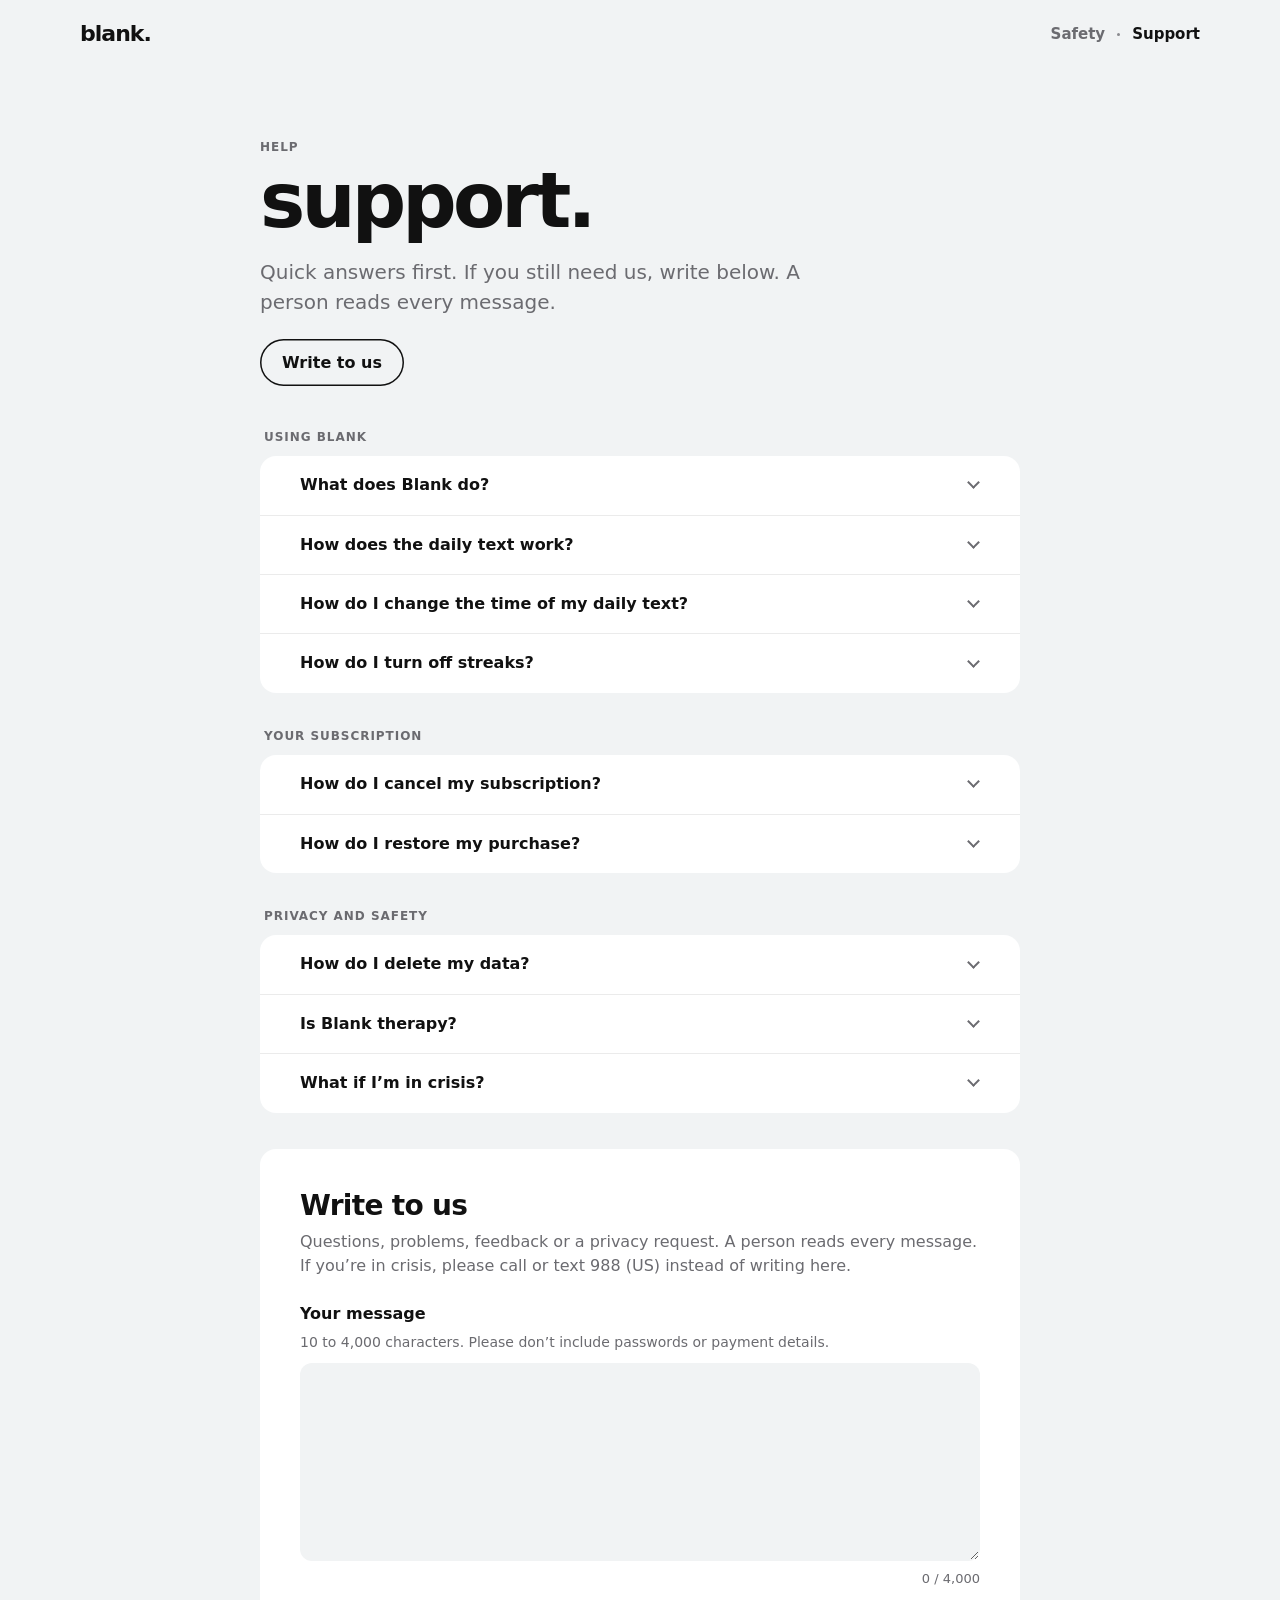
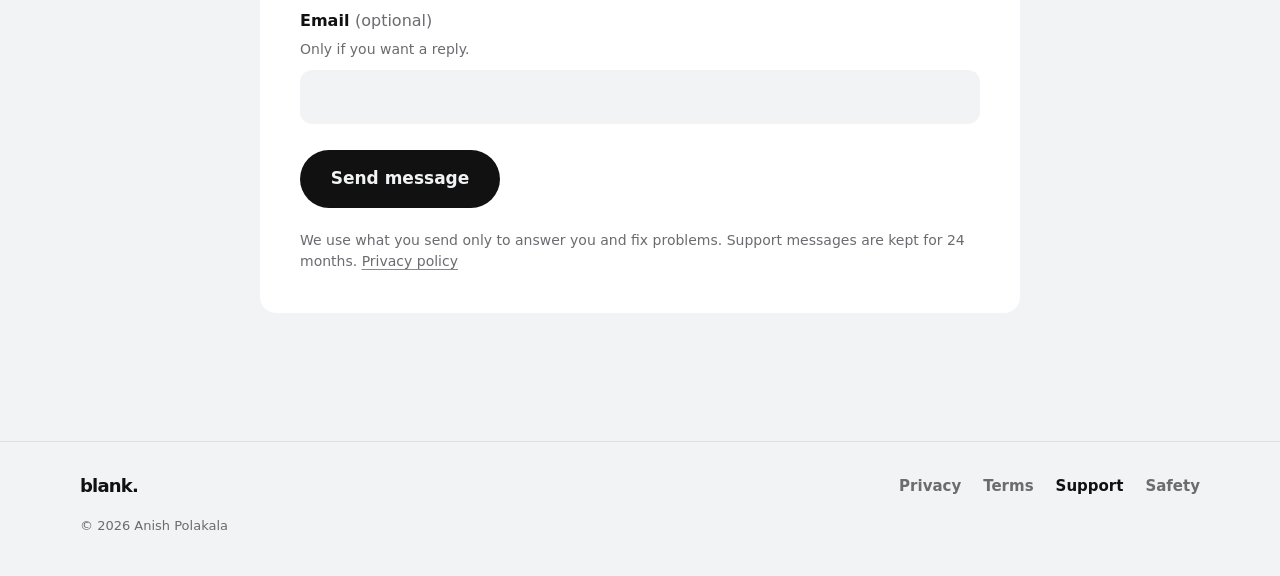
<file: support/index.html>
<!doctype html>
<html lang="en">
<head>
<meta charset="utf-8">
<!-- Same page as ../support.html so the clean URL /support/ works. Paths point one level up. Edit both files together. -->
<meta name="viewport" content="width=device-width, initial-scale=1">
<title>Support · Blank</title>
<meta name="description" content="Answers to common questions about Blank, and a form to reach a person.">
<meta name="color-scheme" content="light dark">
<meta name="theme-color" content="#F1F3F4" media="(prefers-color-scheme: light)">
<meta name="theme-color" content="#000000" media="(prefers-color-scheme: dark)">
<meta name="referrer" content="no-referrer">
<meta name="format-detection" content="telephone=no">
<meta http-equiv="Content-Security-Policy" content="default-src 'self'; script-src 'self'; style-src 'self' https://fonts.googleapis.com; font-src https://fonts.gstatic.com; img-src 'self' data:; connect-src https://nxibeiykcgxpbmkeadth.supabase.co; base-uri 'none'; form-action 'self'; object-src 'none'">
<meta property="og:title" content="Support · Blank">
<meta property="og:description" content="Answers to common questions about Blank, and a form to reach a person.">
<meta property="og:type" content="website">
<link rel="icon" href="../assets/favicon.svg" type="image/svg+xml">
<link rel="apple-touch-icon" href="../assets/apple-touch-icon.png">
<link rel="preconnect" href="https://fonts.googleapis.com">
<link rel="preconnect" href="https://fonts.gstatic.com" crossorigin>
<link rel="stylesheet" href="https://fonts.googleapis.com/css2?family=Plus+Jakarta+Sans:wght@400;500;600;700;800&display=swap">
<link rel="stylesheet" href="../assets/site.css">
<script src="../assets/site.js" defer></script>
</head>
<body>
<a class="skip-link" href="#main">Skip to content</a>
<header class="site-header">
  <div class="wrap site-header__inner">
    <a class="wordmark" href="../">blank.</a>
    <nav class="site-nav" aria-label="Main">
      <ul>
        <li><a href="../safety.html">Safety</a></li>
        <li><a href="../support.html" aria-current="page">Support</a></li>
      </ul>
    </nav>
  </div>
</header>
<main id="main">
  <div class="page-head wrap--doc">
    <p class="eyebrow">Help</p>
    <h1 class="page-title">support.</h1>
    <p class="lede">Quick answers first. If you still need us, write below. A person reads every message.</p>
    <p class="jump"><a class="btn btn--secondary" href="#contact">Write to us</a></p>
  </div>
  <div class="wrap--doc">
    <h2 class="eyebrow group-title">Using Blank</h2>
    <div class="card faq">
      <details id="what">
        <summary>What does Blank do?</summary>
        <div class="faq__body prose">
          <p>Blank helps you practice everyday conversations. Each day, Pip, your coach, texts you one short conversation to have. An AI character plays the other person and you reply in your own words, typed or out loud. When it ends, you guess how you came across, and Pip gives you one thing that worked and one move to try next time. Most conversations take two or three minutes.</p>
          <p>There are also 11 short courses, one move per lesson (the first lesson of each is free), and a Persona tab where Pip shows the habits that keep showing up in your replies.</p>
        </div>
      </details>
      <details id="daily-text">
        <summary>How does the daily text work?</summary>
        <div class="faq__body prose">
          <p>During setup you choose when you’d like to practice: morning, day or evening. Around that time each day, Pip sends a notification with the day’s conversation. Tap it to start. You can also open it from the Today screen, even if notifications are off.</p>
          <p>The daily conversation is free. The texts are scheduled on your phone; practicing needs an internet connection.</p>
        </div>
      </details>
      <details id="change-time">
        <summary>How do I change the time of my daily text?</summary>
        <div class="faq__body prose">
          <p>Tap your avatar on the Today screen to open Profile, then change your practice time in the Practice section. Your upcoming texts move to the new time.</p>
          <p>To stop the texts, turn off notifications for Blank in <span class="path">iOS Settings → Notifications</span>.</p>
        </div>
      </details>
      <details id="streaks">
        <summary>How do I turn off streaks?</summary>
        <div class="faq__body prose">
          <p>Open Profile and turn off Streaks in the Practice section. You’ll still see which days you practiced, but there’s no streak count and no streak reminders. You can turn streaks back on at any time.</p>
        </div>
      </details>
    </div>

    <h2 class="eyebrow group-title">Your subscription</h2>
    <div class="card faq">
      <details id="cancel">
        <summary>How do I cancel my subscription?</summary>
        <div class="faq__body prose">
          <p>Apple manages Blank Pro subscriptions. On your iPhone:</p>
          <ol>
            <li>Open Settings and tap your name (your Apple ID) at the top.</li>
            <li>Tap Subscriptions, then Blank Pro.</li>
            <li>Tap Cancel Subscription.</li>
          </ol>
          <p>Cancel at least 24 hours before your renewal or free-trial end date to avoid the next charge. You keep Pro until the end of the period you’ve paid for. Deleting the app doesn’t cancel a subscription.</p>
          <p>Apple handles all refunds. You can request one at <a href="https://reportaproblem.apple.com">reportaproblem.apple.com</a>.</p>
        </div>
      </details>
      <details id="restore">
        <summary>How do I restore my purchase?</summary>
        <div class="faq__body prose">
          <p>If you subscribed but Blank isn’t showing Pro, for example after reinstalling or on a new iPhone, open Profile, go to Subscription and tap Restore. Make sure you’re signed in to the App Store with the Apple ID you subscribed with.</p>
          <p>Still not working? <a href="#contact">Write to us</a> and we’ll help.</p>
        </div>
      </details>
    </div>

    <h2 class="eyebrow group-title">Privacy and safety</h2>
    <div class="card faq">
      <details id="delete-data">
        <summary>How do I delete my data?</summary>
        <div class="faq__body prose">
          <p>In the app, open <span class="path">Profile → Privacy</span>:</p>
          <ul>
            <li><strong>Delete history</strong> clears your past conversations, their feedback, what characters remember about you and your Persona.</li>
            <li><strong>Delete my data</strong> erases your account and everything in it, immediately. It can’t be undone.</li>
          </ul>
          <p>Deleting the app from your phone doesn’t delete your data from our server, and deleting your data doesn’t cancel a subscription. If you no longer have the app, <a href="#contact">write to us</a>. The details are in our <a href="../privacy.html#delete">privacy policy</a>.</p>
        </div>
      </details>
      <details id="therapy">
        <summary>Is Blank therapy?</summary>
        <div class="faq__body prose">
          <p>No. Blank is practice, not therapy. If anxiety is getting in the way of work, school or leaving the house, a therapist (CBT) is the best-evidenced help.</p>
        </div>
      </details>
      <details id="crisis">
        <summary>What if I’m in crisis?</summary>
        <div class="faq__body prose">
          <p>Please don’t wait for a reply here. If you’re thinking about hurting yourself, or you’re in crisis:</p>
          <ul>
            <li>In the US, call or text <a href="tel:988">988</a> (Suicide &amp; Crisis Lifeline).</li>
            <li>In the US, text HOME to <a href="sms:741741?&amp;body=HOME">741741</a> (Crisis Text Line).</li>
            <li>Anywhere else, find a line at <a href="https://findahelpline.com">findahelpline.com</a>.</li>
          </ul>
          <p><strong>If you are in immediate danger, call your local emergency number.</strong></p>
          <p>Blank isn’t a crisis service, and messages here aren’t read around the clock. Our <a href="../safety.html">safety protocol</a> explains what the app does in these moments.</p>
        </div>
      </details>
    </div>

    <section class="card contact" id="contact" aria-labelledby="contact-title">
      <h2 id="contact-title">Write to us</h2>
      <p class="contact__intro">Questions, problems, feedback or a privacy request. A person reads every message. If you’re in crisis, please call or text 988 (US) instead of writing here.</p>
      <form class="form" data-support-form method="post" novalidate>
        <div class="field">
          <label class="label" for="message">Your message</label>
          <p class="hint" id="message-hint">10 to 4,000 characters. Please don’t include passwords or payment details.</p>
          <textarea class="input" id="message" name="message" rows="7" required aria-describedby="message-hint message-error message-count"></textarea>
          <div class="field__foot">
            <p class="error" id="message-error"></p>
            <p class="counter" id="message-count">0 / 4,000</p>
          </div>
        </div>
        <div class="field">
          <label class="label" for="email">Email <span class="label__opt">(optional)</span></label>
          <p class="hint" id="email-hint">Only if you want a reply.</p>
          <input class="input" id="email" name="email" type="email" autocomplete="email" autocapitalize="off" spellcheck="false" aria-describedby="email-hint email-error">
          <p class="error" id="email-error"></p>
        </div>
        <div class="hp" aria-hidden="true">
          <label for="website">Leave this field empty</label>
          <input id="website" name="website" type="text" tabindex="-1" autocomplete="off">
        </div>
        <div class="form__actions">
          <button class="btn btn--primary" type="submit" disabled>Send message</button>
        </div>
        <div class="form__status" id="form-status" role="alert"></div>
        <noscript><p class="noscript-note">This form needs JavaScript. You can also reach us in the app: Profile → Help.</p></noscript>
        <p class="form__fine">We use what you send only to answer you and fix problems. Support messages are kept for 24 months. <a href="../privacy.html">Privacy policy</a></p>
      </form>
      <div class="sent" id="form-sent" hidden>
        <svg class="sent__mark" viewBox="0 0 40 40" aria-hidden="true" focusable="false"><circle cx="20" cy="20" r="20"/><path d="M12.5 20.5l5 5 10-11"/></svg>
        <h3 id="form-sent-title" tabindex="-1">Thanks, we got your message.</h3>
        <p>If you left an email address, we’ll reply there. If not, there’s nothing else you need to do.</p>
        <button class="btn btn--secondary" type="button" id="form-again">Write another message</button>
      </div>
    </section>
  </div>
</main>
<footer class="site-footer">
  <div class="wrap site-footer__inner">
    <a class="wordmark wordmark--sm" href="../">blank.</a>
    <nav aria-label="Legal and help">
      <ul class="footer-links">
        <li><a href="../privacy.html">Privacy</a></li>
        <li><a href="../terms.html">Terms</a></li>
        <li><a href="../support.html" aria-current="page">Support</a></li>
        <li><a href="../safety.html">Safety</a></li>
      </ul>
    </nav>
    <p class="copyright">&copy; 2026 Anish Polakala</p>
  </div>
</footer>
</body>
</html>
</file>
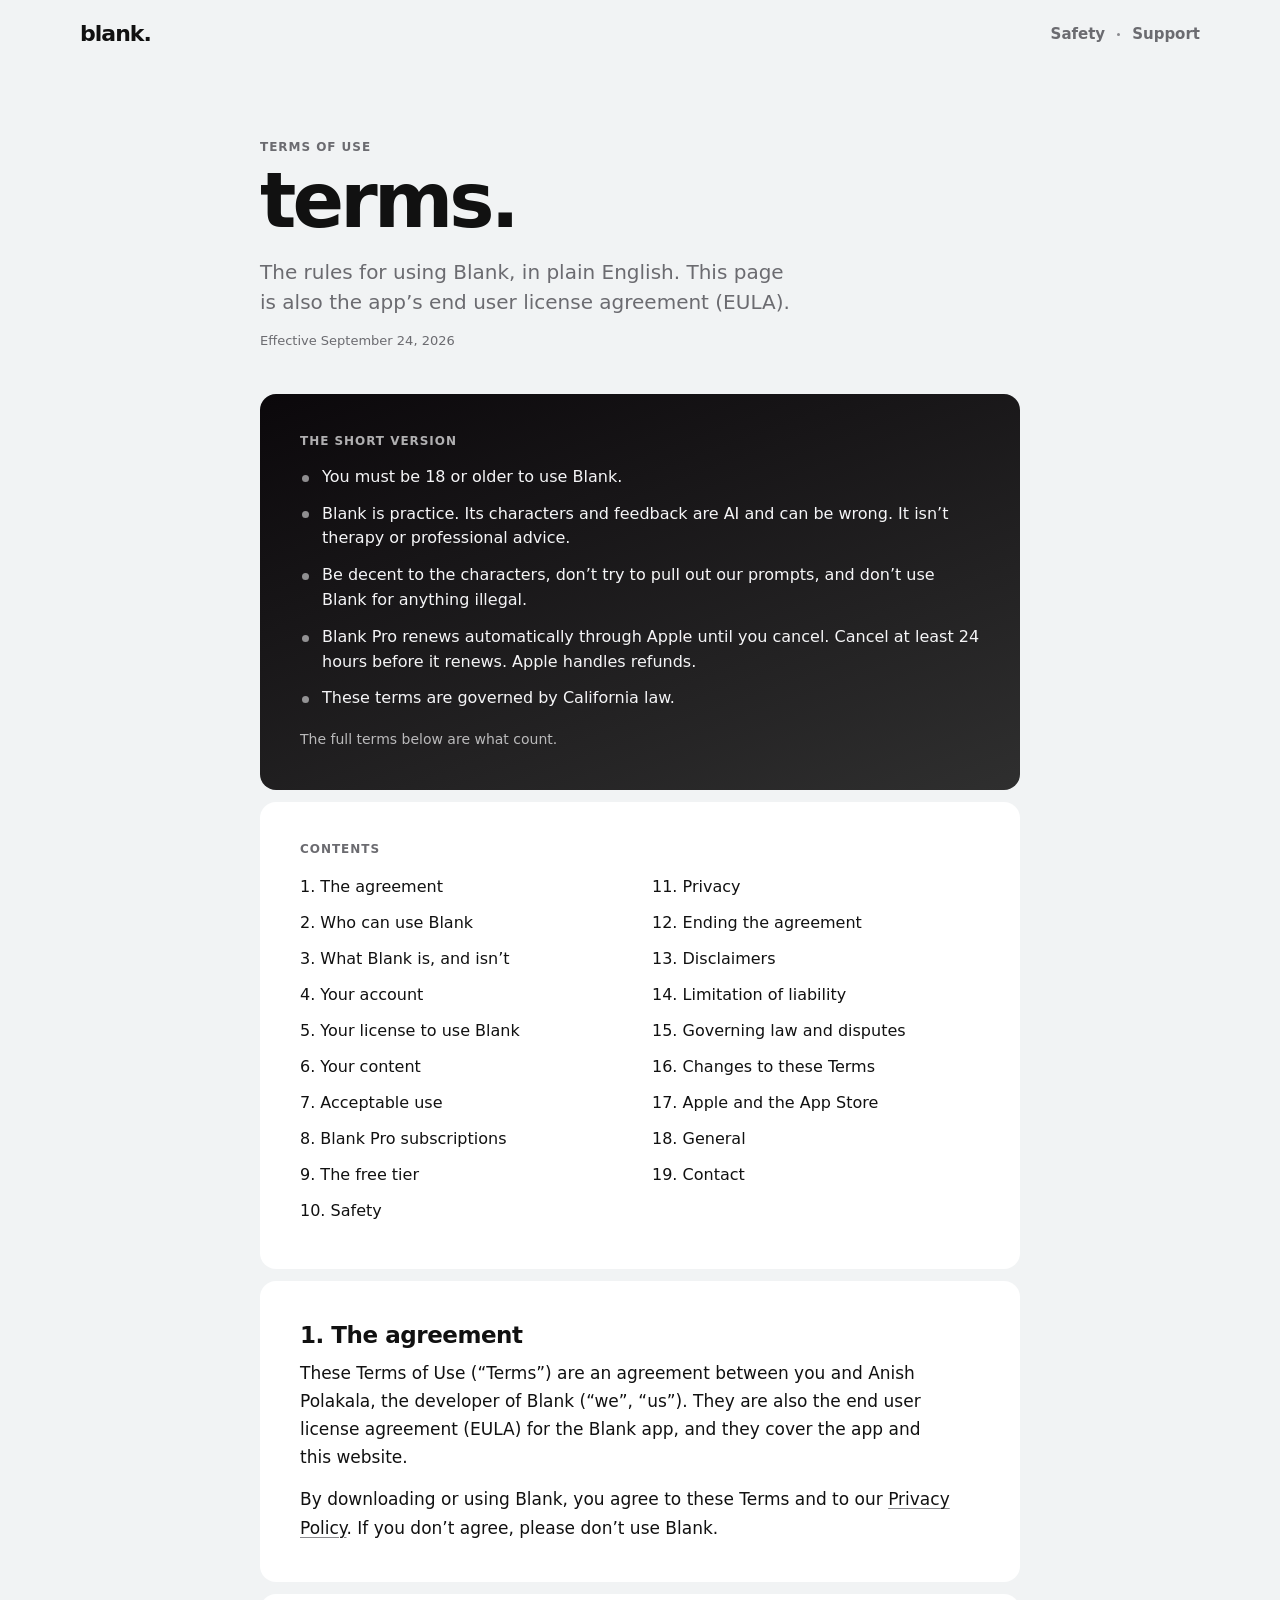
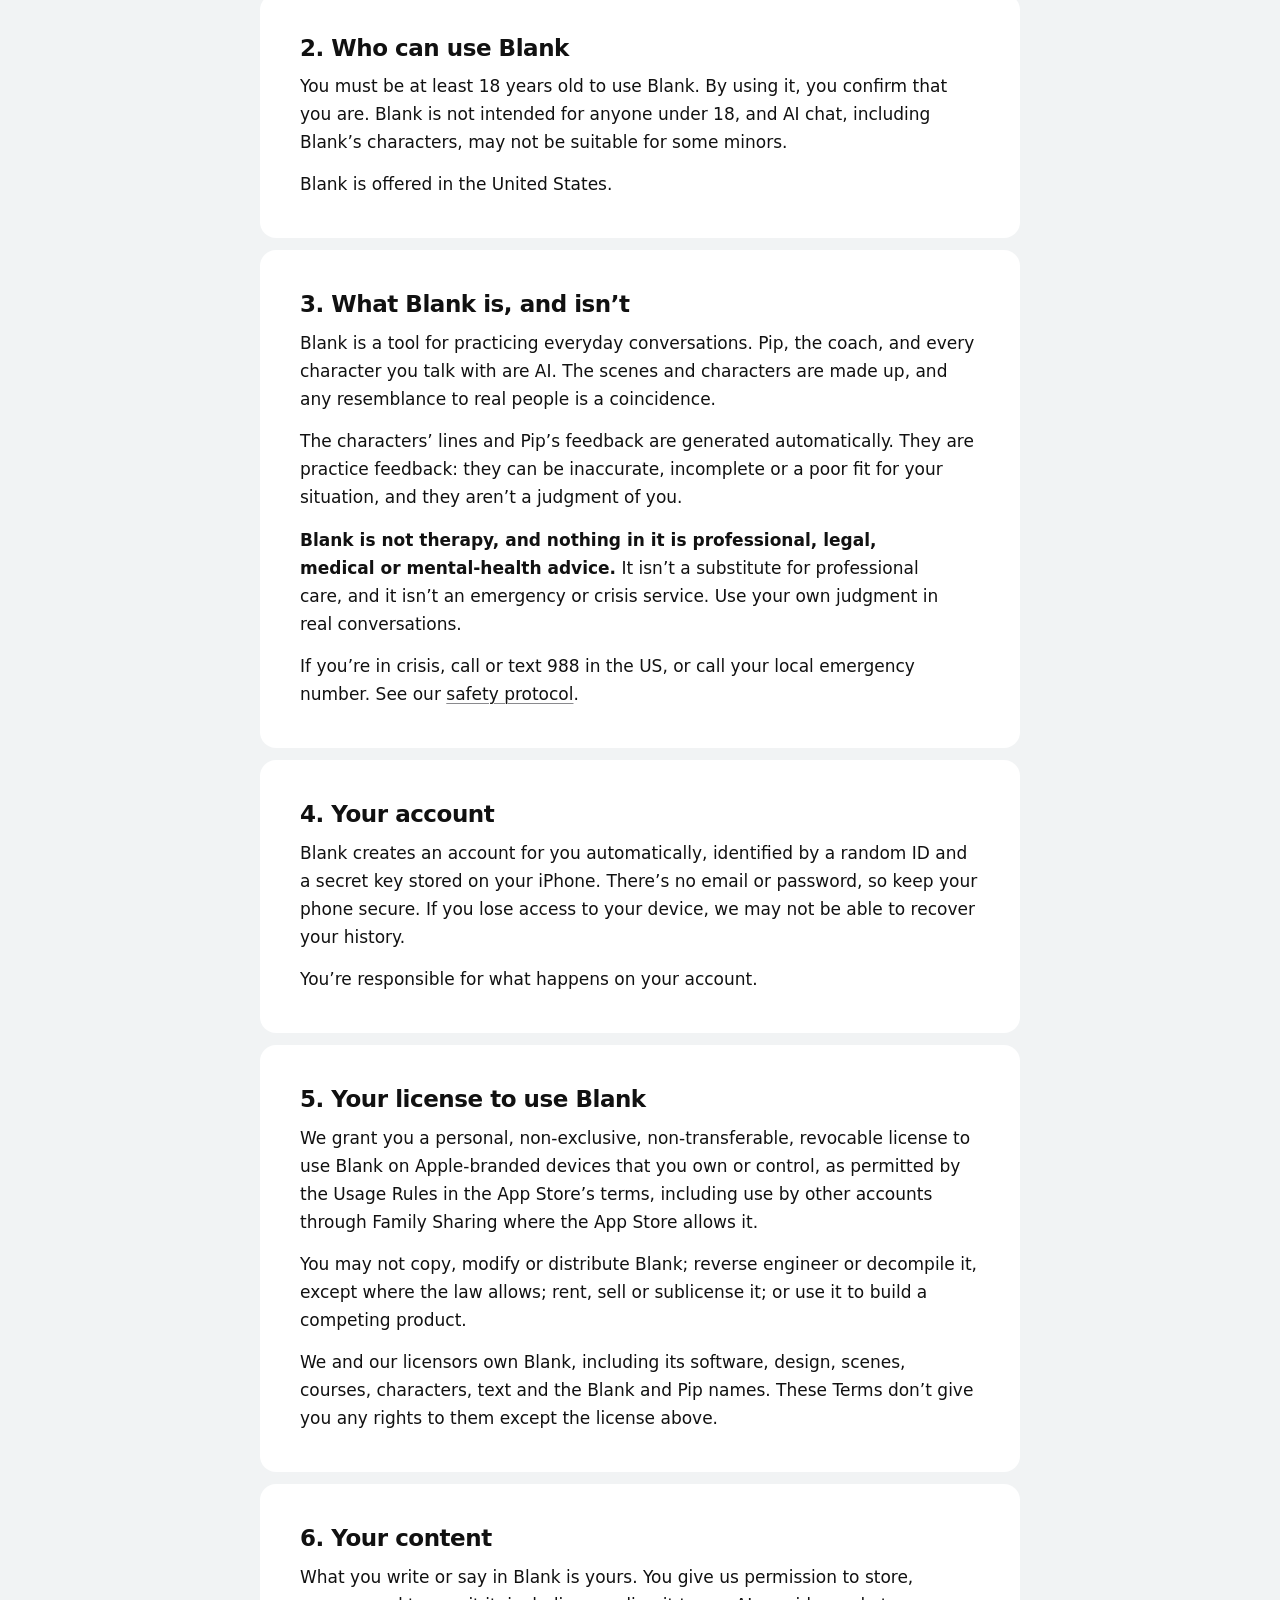
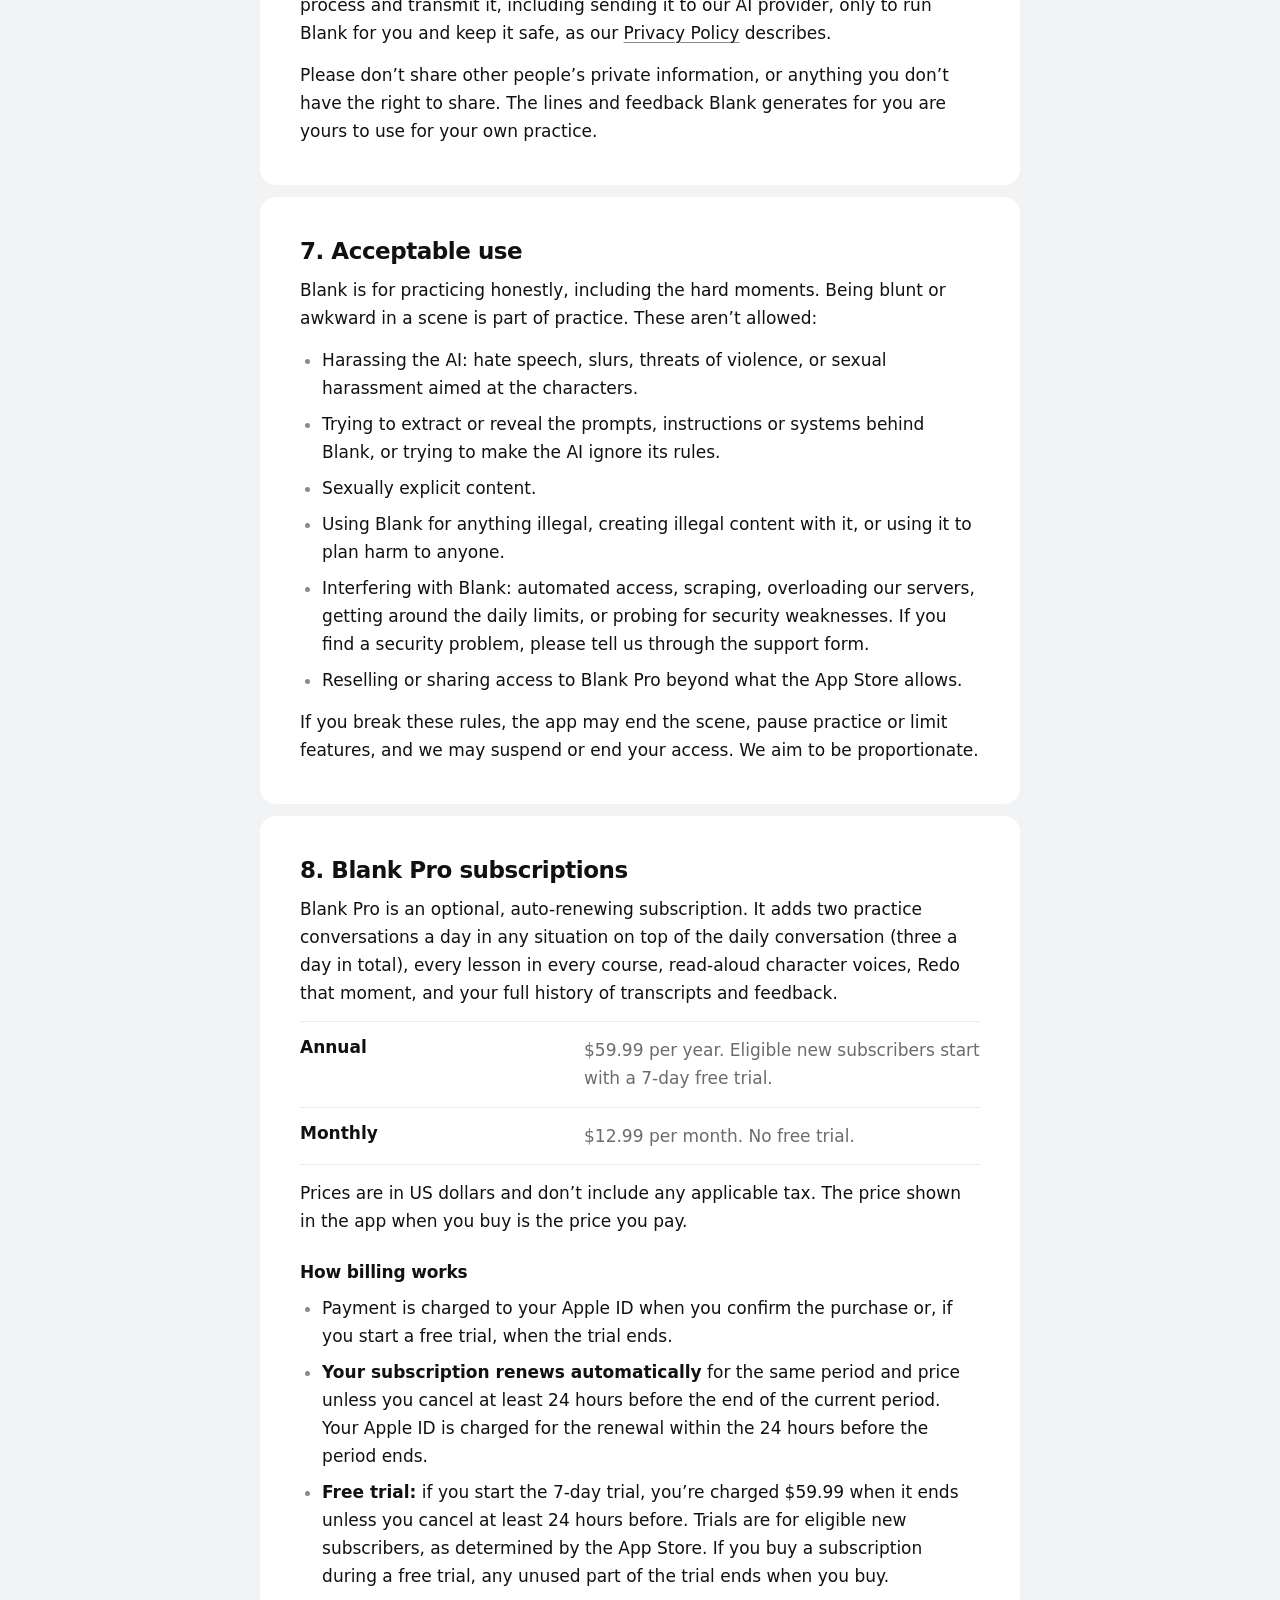
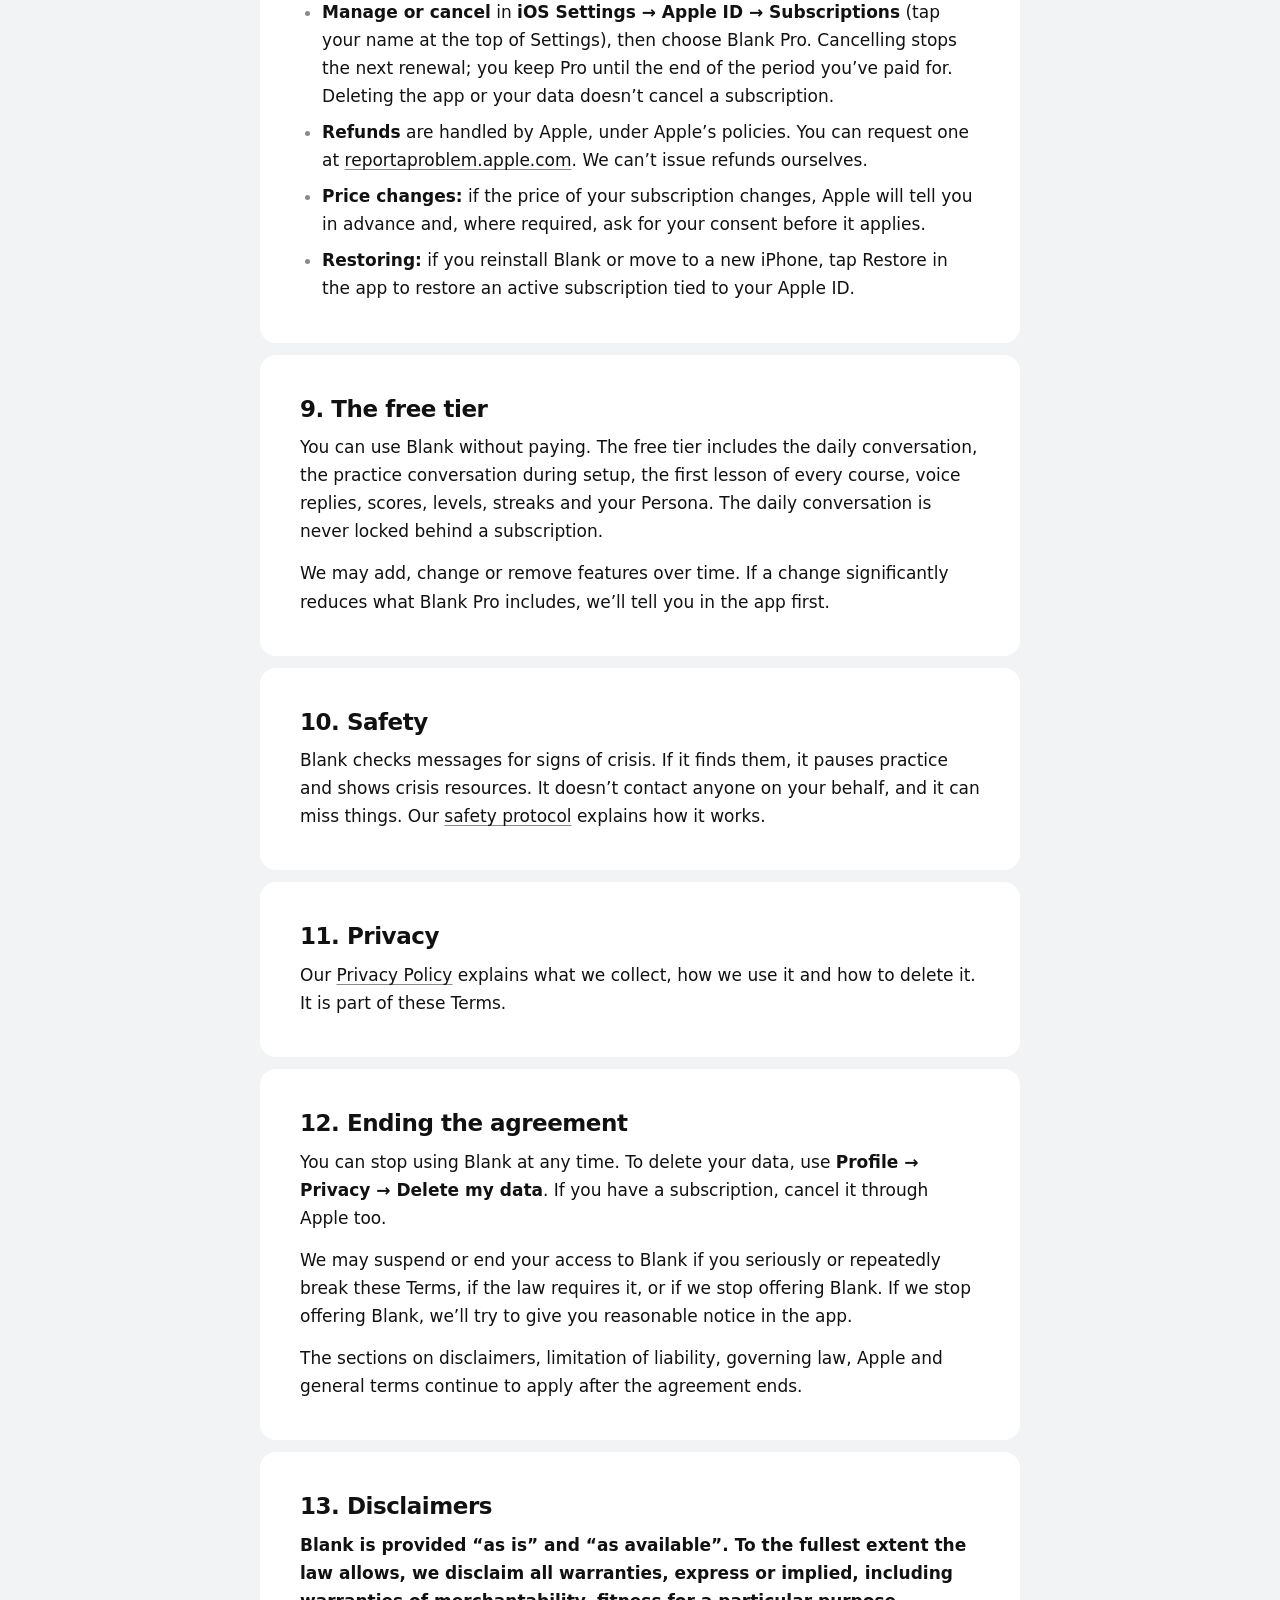
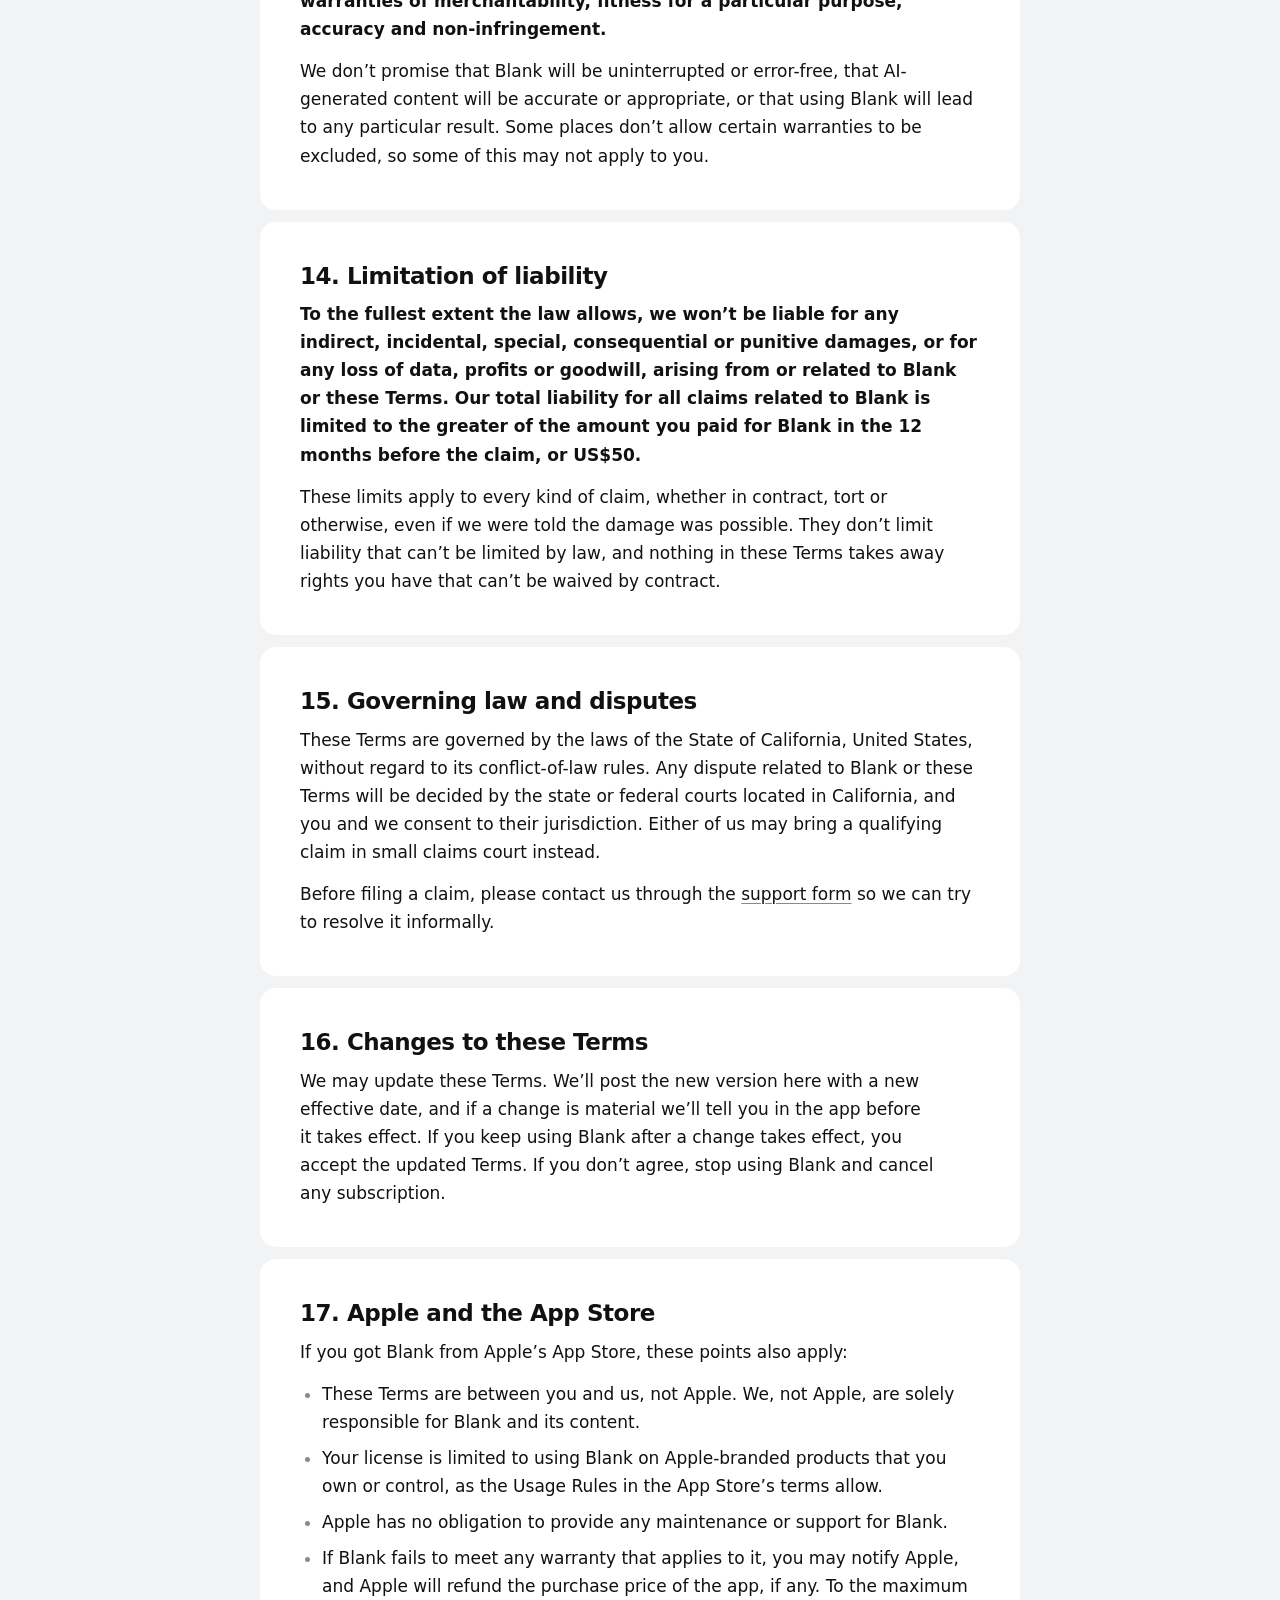
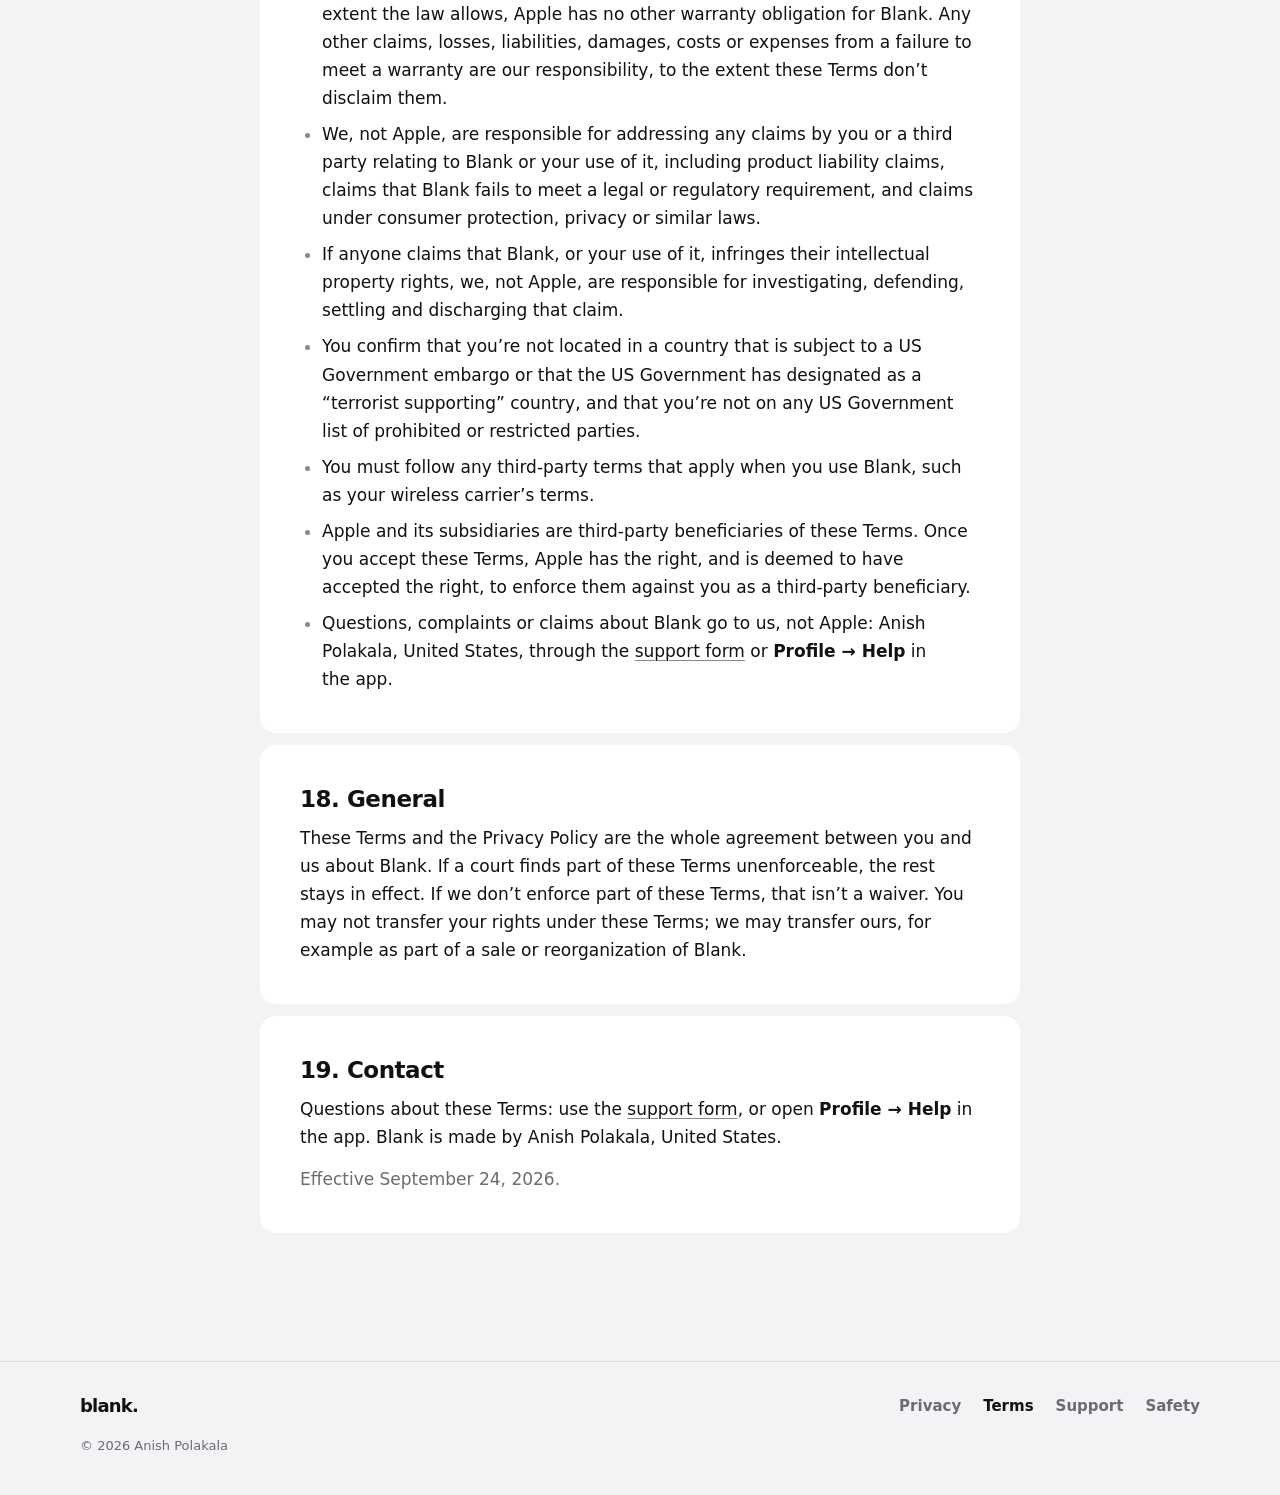
<file: terms/index.html>
<!doctype html>
<html lang="en">
<head>
<meta charset="utf-8">
<!-- Same page as ../terms.html so the clean URL /terms/ works. Paths point one level up. Edit both files together. -->
<meta name="viewport" content="width=device-width, initial-scale=1">
<title>Terms of use · Blank</title>
<meta name="description" content="The terms of use and end user license agreement for the Blank app, including subscriptions.">
<meta name="color-scheme" content="light dark">
<meta name="theme-color" content="#F1F3F4" media="(prefers-color-scheme: light)">
<meta name="theme-color" content="#000000" media="(prefers-color-scheme: dark)">
<meta name="referrer" content="no-referrer">
<meta name="format-detection" content="telephone=no">
<meta http-equiv="Content-Security-Policy" content="default-src 'self'; script-src 'self'; style-src 'self' https://fonts.googleapis.com; font-src https://fonts.gstatic.com; img-src 'self' data:; connect-src 'none'; base-uri 'none'; form-action 'self'; object-src 'none'">
<meta property="og:title" content="Terms of use · Blank">
<meta property="og:description" content="The terms of use and end user license agreement for the Blank app, including subscriptions.">
<meta property="og:type" content="website">
<link rel="icon" href="../assets/favicon.svg" type="image/svg+xml">
<link rel="apple-touch-icon" href="../assets/apple-touch-icon.png">
<link rel="preconnect" href="https://fonts.googleapis.com">
<link rel="preconnect" href="https://fonts.gstatic.com" crossorigin>
<link rel="stylesheet" href="https://fonts.googleapis.com/css2?family=Plus+Jakarta+Sans:wght@400;500;600;700;800&display=swap">
<link rel="stylesheet" href="../assets/site.css">
</head>
<body>
<a class="skip-link" href="#main">Skip to content</a>
<header class="site-header">
  <div class="wrap site-header__inner">
    <a class="wordmark" href="../">blank.</a>
    <nav class="site-nav" aria-label="Main">
      <ul>
        <li><a href="../safety.html">Safety</a></li>
        <li><a href="../support.html">Support</a></li>
      </ul>
    </nav>
  </div>
</header>
<main id="main">
  <div class="page-head wrap--doc">
    <p class="eyebrow">Terms of use</p>
    <h1 class="page-title">terms.</h1>
    <p class="lede">The rules for using Blank, in plain English. This page is also the app’s end user license agreement (EULA).</p>
    <p class="meta">Effective September 24, 2026</p>
  </div>
  <div class="wrap--doc stack">
    <section class="card card--dark" aria-labelledby="short-title">
      <h2 class="eyebrow" id="short-title">The short version</h2>
      <ul class="summary">
        <li>You must be 18 or older to use Blank.</li>
        <li>Blank is practice. Its characters and feedback are AI and can be wrong. It isn’t therapy or professional advice.</li>
        <li>Be decent to the characters, don’t try to pull out our prompts, and don’t use Blank for anything illegal.</li>
        <li>Blank Pro renews automatically through Apple until you cancel. Cancel at least 24 hours before it renews. Apple handles refunds.</li>
        <li>These terms are governed by California law.</li>
      </ul>
      <p class="summary-note">The full terms below are what count.</p>
    </section>
    <nav class="card toc" aria-labelledby="toc-title">
      <h2 class="eyebrow" id="toc-title">Contents</h2>
      <ol>
        <li><a href="#agreement">1. The agreement</a></li>
        <li><a href="#eligibility">2. Who can use Blank</a></li>
        <li><a href="#what-it-is">3. What Blank is, and isn’t</a></li>
        <li><a href="#account">4. Your account</a></li>
        <li><a href="#license">5. Your license to use Blank</a></li>
        <li><a href="#content">6. Your content</a></li>
        <li><a href="#acceptable-use">7. Acceptable use</a></li>
        <li><a href="#subscriptions">8. Blank Pro subscriptions</a></li>
        <li><a href="#free">9. The free tier</a></li>
        <li><a href="#safety">10. Safety</a></li>
        <li><a href="#privacy">11. Privacy</a></li>
        <li><a href="#ending">12. Ending the agreement</a></li>
        <li><a href="#disclaimers">13. Disclaimers</a></li>
        <li><a href="#liability">14. Limitation of liability</a></li>
        <li><a href="#law">15. Governing law and disputes</a></li>
        <li><a href="#changes">16. Changes to these Terms</a></li>
        <li><a href="#apple">17. Apple and the App Store</a></li>
        <li><a href="#general">18. General</a></li>
        <li><a href="#contact">19. Contact</a></li>
      </ol>
    </nav>
    <section class="card prose" id="agreement">
      <h2>1. The agreement</h2>
      <p>These Terms of Use (“Terms”) are an agreement between you and Anish Polakala, the developer of Blank (“we”, “us”). They are also the end user license agreement (EULA) for the Blank app, and they cover the app and this website.</p>
      <p>By downloading or using Blank, you agree to these Terms and to our <a href="../privacy.html">Privacy Policy</a>. If you don’t agree, please don’t use Blank.</p>
    </section>
    <section class="card prose" id="eligibility">
      <h2>2. Who can use Blank</h2>
      <p>You must be at least 18 years old to use Blank. By using it, you confirm that you are. Blank is not intended for anyone under 18, and AI chat, including Blank’s characters, may not be suitable for some minors.</p>
      <p>Blank is offered in the United States.</p>
    </section>
    <section class="card prose" id="what-it-is">
      <h2>3. What Blank is, and isn’t</h2>
      <p>Blank is a tool for practicing everyday conversations. Pip, the coach, and every character you talk with are AI. The scenes and characters are made up, and any resemblance to real people is a coincidence.</p>
      <p>The characters’ lines and Pip’s feedback are generated automatically. They are practice feedback: they can be inaccurate, incomplete or a poor fit for your situation, and they aren’t a judgment of you.</p>
      <p><strong>Blank is not therapy, and nothing in it is professional, legal, medical or mental-health advice.</strong> It isn’t a substitute for professional care, and it isn’t an emergency or crisis service. Use your own judgment in real conversations.</p>
      <p>If you’re in crisis, call or text 988 in the US, or call your local emergency number. See our <a href="../safety.html">safety protocol</a>.</p>
    </section>
    <section class="card prose" id="account">
      <h2>4. Your account</h2>
      <p>Blank creates an account for you automatically, identified by a random ID and a secret key stored on your iPhone. There’s no email or password, so keep your phone secure. If you lose access to your device, we may not be able to recover your history.</p>
      <p>You’re responsible for what happens on your account.</p>
    </section>
    <section class="card prose" id="license">
      <h2>5. Your license to use Blank</h2>
      <p>We grant you a personal, non-exclusive, non-transferable, revocable license to use Blank on Apple-branded devices that you own or control, as permitted by the Usage Rules in the App Store’s terms, including use by other accounts through Family Sharing where the App Store allows it.</p>
      <p>You may not copy, modify or distribute Blank; reverse engineer or decompile it, except where the law allows; rent, sell or sublicense it; or use it to build a competing product.</p>
      <p>We and our licensors own Blank, including its software, design, scenes, courses, characters, text and the Blank and Pip names. These Terms don’t give you any rights to them except the license above.</p>
    </section>
    <section class="card prose" id="content">
      <h2>6. Your content</h2>
      <p>What you write or say in Blank is yours. You give us permission to store, process and transmit it, including sending it to our AI provider, only to run Blank for you and keep it safe, as our <a href="../privacy.html">Privacy Policy</a> describes.</p>
      <p>Please don’t share other people’s private information, or anything you don’t have the right to share. The lines and feedback Blank generates for you are yours to use for your own practice.</p>
    </section>
    <section class="card prose" id="acceptable-use">
      <h2>7. Acceptable use</h2>
      <p>Blank is for practicing honestly, including the hard moments. Being blunt or awkward in a scene is part of practice. These aren’t allowed:</p>
      <ul>
        <li>Harassing the AI: hate speech, slurs, threats of violence, or sexual harassment aimed at the characters.</li>
        <li>Trying to extract or reveal the prompts, instructions or systems behind Blank, or trying to make the AI ignore its rules.</li>
        <li>Sexually explicit content.</li>
        <li>Using Blank for anything illegal, creating illegal content with it, or using it to plan harm to anyone.</li>
        <li>Interfering with Blank: automated access, scraping, overloading our servers, getting around the daily limits, or probing for security weaknesses. If you find a security problem, please tell us through the support form.</li>
        <li>Reselling or sharing access to Blank Pro beyond what the App Store allows.</li>
      </ul>
      <p>If you break these rules, the app may end the scene, pause practice or limit features, and we may suspend or end your access. We aim to be proportionate.</p>
    </section>
    <section class="card prose" id="subscriptions">
      <h2>8. Blank Pro subscriptions</h2>
      <p>Blank Pro is an optional, auto-renewing subscription. It adds two practice conversations a day in any situation on top of the daily conversation (three a day in total), every lesson in every course, read-aloud character voices, Redo that moment, and your full history of transcripts and feedback.</p>
      <dl class="facts">
        <div><dt>Annual</dt><dd>$59.99 per year. Eligible new subscribers start with a 7-day free trial.</dd></div>
        <div><dt>Monthly</dt><dd>$12.99 per month. No free trial.</dd></div>
      </dl>
      <p>Prices are in US dollars and don’t include any applicable tax. The price shown in the app when you buy is the price you pay.</p>
      <h3>How billing works</h3>
      <ul>
        <li>Payment is charged to your Apple ID when you confirm the purchase or, if you start a free trial, when the trial ends.</li>
        <li><strong>Your subscription renews automatically</strong> for the same period and price unless you cancel at least 24 hours before the end of the current period. Your Apple ID is charged for the renewal within the 24 hours before the period ends.</li>
        <li><strong>Free trial:</strong> if you start the 7-day trial, you’re charged $59.99 when it ends unless you cancel at least 24 hours before. Trials are for eligible new subscribers, as determined by the App Store. If you buy a subscription during a free trial, any unused part of the trial ends when you buy.</li>
        <li><strong>Manage or cancel</strong> in <span class="path">iOS Settings → Apple ID → Subscriptions</span> (tap your name at the top of Settings), then choose Blank Pro. Cancelling stops the next renewal; you keep Pro until the end of the period you’ve paid for. Deleting the app or your data doesn’t cancel a subscription.</li>
        <li><strong>Refunds</strong> are handled by Apple, under Apple’s policies. You can request one at <a href="https://reportaproblem.apple.com">reportaproblem.apple.com</a>. We can’t issue refunds ourselves.</li>
        <li><strong>Price changes:</strong> if the price of your subscription changes, Apple will tell you in advance and, where required, ask for your consent before it applies.</li>
        <li><strong>Restoring:</strong> if you reinstall Blank or move to a new iPhone, tap Restore in the app to restore an active subscription tied to your Apple ID.</li>
      </ul>
    </section>
    <section class="card prose" id="free">
      <h2>9. The free tier</h2>
      <p>You can use Blank without paying. The free tier includes the daily conversation, the practice conversation during setup, the first lesson of every course, voice replies, scores, levels, streaks and your Persona. The daily conversation is never locked behind a subscription.</p>
      <p>We may add, change or remove features over time. If a change significantly reduces what Blank Pro includes, we’ll tell you in the app first.</p>
    </section>
    <section class="card prose" id="safety">
      <h2>10. Safety</h2>
      <p>Blank checks messages for signs of crisis. If it finds them, it pauses practice and shows crisis resources. It doesn’t contact anyone on your behalf, and it can miss things. Our <a href="../safety.html">safety protocol</a> explains how it works.</p>
    </section>
    <section class="card prose" id="privacy">
      <h2>11. Privacy</h2>
      <p>Our <a href="../privacy.html">Privacy Policy</a> explains what we collect, how we use it and how to delete it. It is part of these Terms.</p>
    </section>
    <section class="card prose" id="ending">
      <h2>12. Ending the agreement</h2>
      <p>You can stop using Blank at any time. To delete your data, use <span class="path">Profile → Privacy → Delete my data</span>. If you have a subscription, cancel it through Apple too.</p>
      <p>We may suspend or end your access to Blank if you seriously or repeatedly break these Terms, if the law requires it, or if we stop offering Blank. If we stop offering Blank, we’ll try to give you reasonable notice in the app.</p>
      <p>The sections on disclaimers, limitation of liability, governing law, Apple and general terms continue to apply after the agreement ends.</p>
    </section>
    <section class="card prose" id="disclaimers">
      <h2>13. Disclaimers</h2>
      <p class="conspicuous">Blank is provided “as is” and “as available”. To the fullest extent the law allows, we disclaim all warranties, express or implied, including warranties of merchantability, fitness for a particular purpose, accuracy and non-infringement.</p>
      <p>We don’t promise that Blank will be uninterrupted or error-free, that AI-generated content will be accurate or appropriate, or that using Blank will lead to any particular result. Some places don’t allow certain warranties to be excluded, so some of this may not apply to you.</p>
    </section>
    <section class="card prose" id="liability">
      <h2>14. Limitation of liability</h2>
      <p class="conspicuous">To the fullest extent the law allows, we won’t be liable for any indirect, incidental, special, consequential or punitive damages, or for any loss of data, profits or goodwill, arising from or related to Blank or these Terms. Our total liability for all claims related to Blank is limited to the greater of the amount you paid for Blank in the 12 months before the claim, or US$50.</p>
      <p>These limits apply to every kind of claim, whether in contract, tort or otherwise, even if we were told the damage was possible. They don’t limit liability that can’t be limited by law, and nothing in these Terms takes away rights you have that can’t be waived by contract.</p>
    </section>
    <section class="card prose" id="law">
      <h2>15. Governing law and disputes</h2>
      <p>These Terms are governed by the laws of the State of California, United States, without regard to its conflict-of-law rules. Any dispute related to Blank or these Terms will be decided by the state or federal courts located in California, and you and we consent to their jurisdiction. Either of us may bring a qualifying claim in small claims court instead.</p>
      <p>Before filing a claim, please contact us through the <a href="../support.html#contact">support form</a> so we can try to resolve it informally.</p>
    </section>
    <section class="card prose" id="changes">
      <h2>16. Changes to these Terms</h2>
      <p>We may update these Terms. We’ll post the new version here with a new effective date, and if a change is material we’ll tell you in the app before it takes effect. If you keep using Blank after a change takes effect, you accept the updated Terms. If you don’t agree, stop using Blank and cancel any subscription.</p>
    </section>
    <section class="card prose" id="apple">
      <h2>17. Apple and the App Store</h2>
      <p>If you got Blank from Apple’s App Store, these points also apply:</p>
      <ul>
        <li>These Terms are between you and us, not Apple. We, not Apple, are solely responsible for Blank and its content.</li>
        <li>Your license is limited to using Blank on Apple-branded products that you own or control, as the Usage Rules in the App Store’s terms allow.</li>
        <li>Apple has no obligation to provide any maintenance or support for Blank.</li>
        <li>If Blank fails to meet any warranty that applies to it, you may notify Apple, and Apple will refund the purchase price of the app, if any. To the maximum extent the law allows, Apple has no other warranty obligation for Blank. Any other claims, losses, liabilities, damages, costs or expenses from a failure to meet a warranty are our responsibility, to the extent these Terms don’t disclaim them.</li>
        <li>We, not Apple, are responsible for addressing any claims by you or a third party relating to Blank or your use of it, including product liability claims, claims that Blank fails to meet a legal or regulatory requirement, and claims under consumer protection, privacy or similar laws.</li>
        <li>If anyone claims that Blank, or your use of it, infringes their intellectual property rights, we, not Apple, are responsible for investigating, defending, settling and discharging that claim.</li>
        <li>You confirm that you’re not located in a country that is subject to a US Government embargo or that the US Government has designated as a “terrorist supporting” country, and that you’re not on any US Government list of prohibited or restricted parties.</li>
        <li>You must follow any third-party terms that apply when you use Blank, such as your wireless carrier’s terms.</li>
        <li>Apple and its subsidiaries are third-party beneficiaries of these Terms. Once you accept these Terms, Apple has the right, and is deemed to have accepted the right, to enforce them against you as a third-party beneficiary.</li>
        <li>Questions, complaints or claims about Blank go to us, not Apple: Anish Polakala, United States, through the <a href="../support.html#contact">support form</a> or <span class="path">Profile → Help</span> in the app.</li>
      </ul>
    </section>
    <section class="card prose" id="general">
      <h2>18. General</h2>
      <p>These Terms and the Privacy Policy are the whole agreement between you and us about Blank. If a court finds part of these Terms unenforceable, the rest stays in effect. If we don’t enforce part of these Terms, that isn’t a waiver. You may not transfer your rights under these Terms; we may transfer ours, for example as part of a sale or reorganization of Blank.</p>
    </section>
    <section class="card prose" id="contact">
      <h2>19. Contact</h2>
      <p>Questions about these Terms: use the <a href="../support.html#contact">support form</a>, or open <span class="path">Profile → Help</span> in the app. Blank is made by Anish Polakala, United States.</p>
      <p class="muted">Effective September 24, 2026.</p>
    </section>
  </div>
</main>
<footer class="site-footer">
  <div class="wrap site-footer__inner">
    <a class="wordmark wordmark--sm" href="../">blank.</a>
    <nav aria-label="Legal and help">
      <ul class="footer-links">
        <li><a href="../privacy.html">Privacy</a></li>
        <li><a href="../terms.html" aria-current="page">Terms</a></li>
        <li><a href="../support.html">Support</a></li>
        <li><a href="../safety.html">Safety</a></li>
      </ul>
    </nav>
    <p class="copyright">&copy; 2026 Anish Polakala</p>
  </div>
</footer>
</body>
</html>
</file>
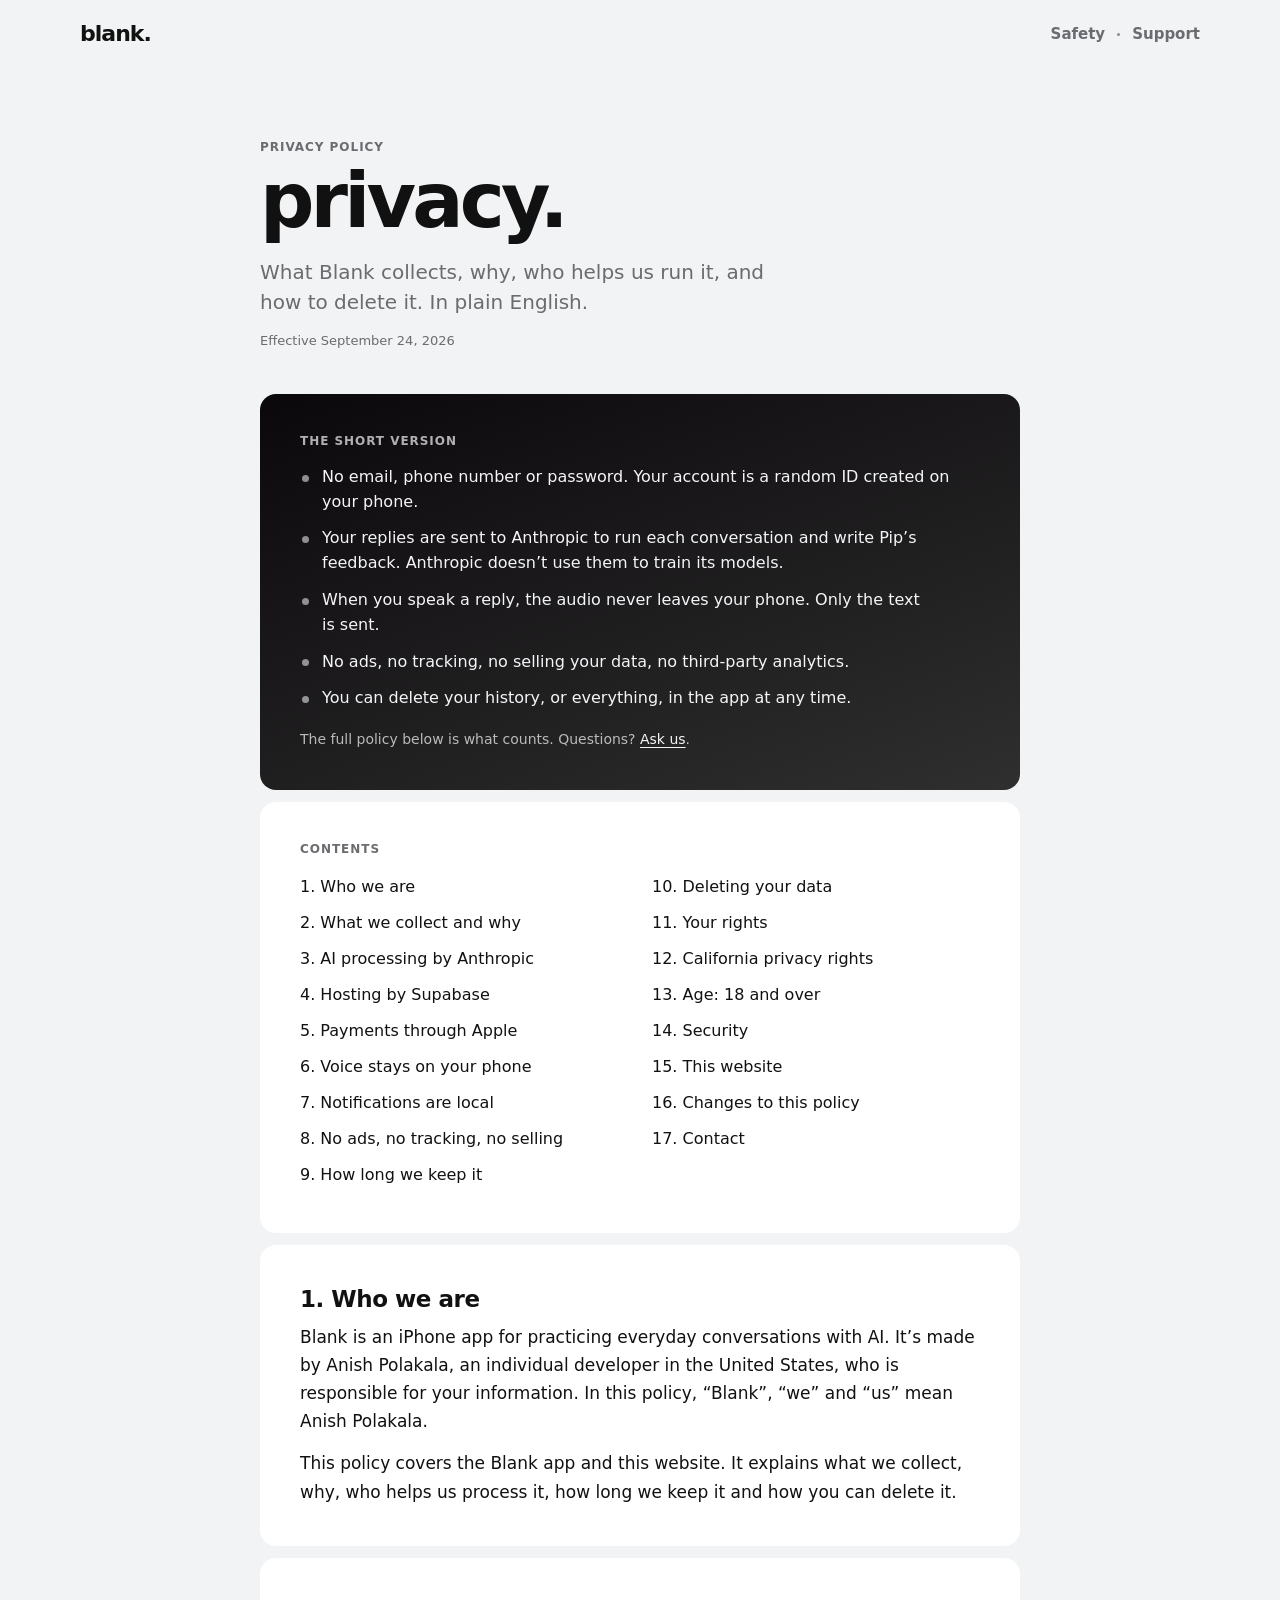
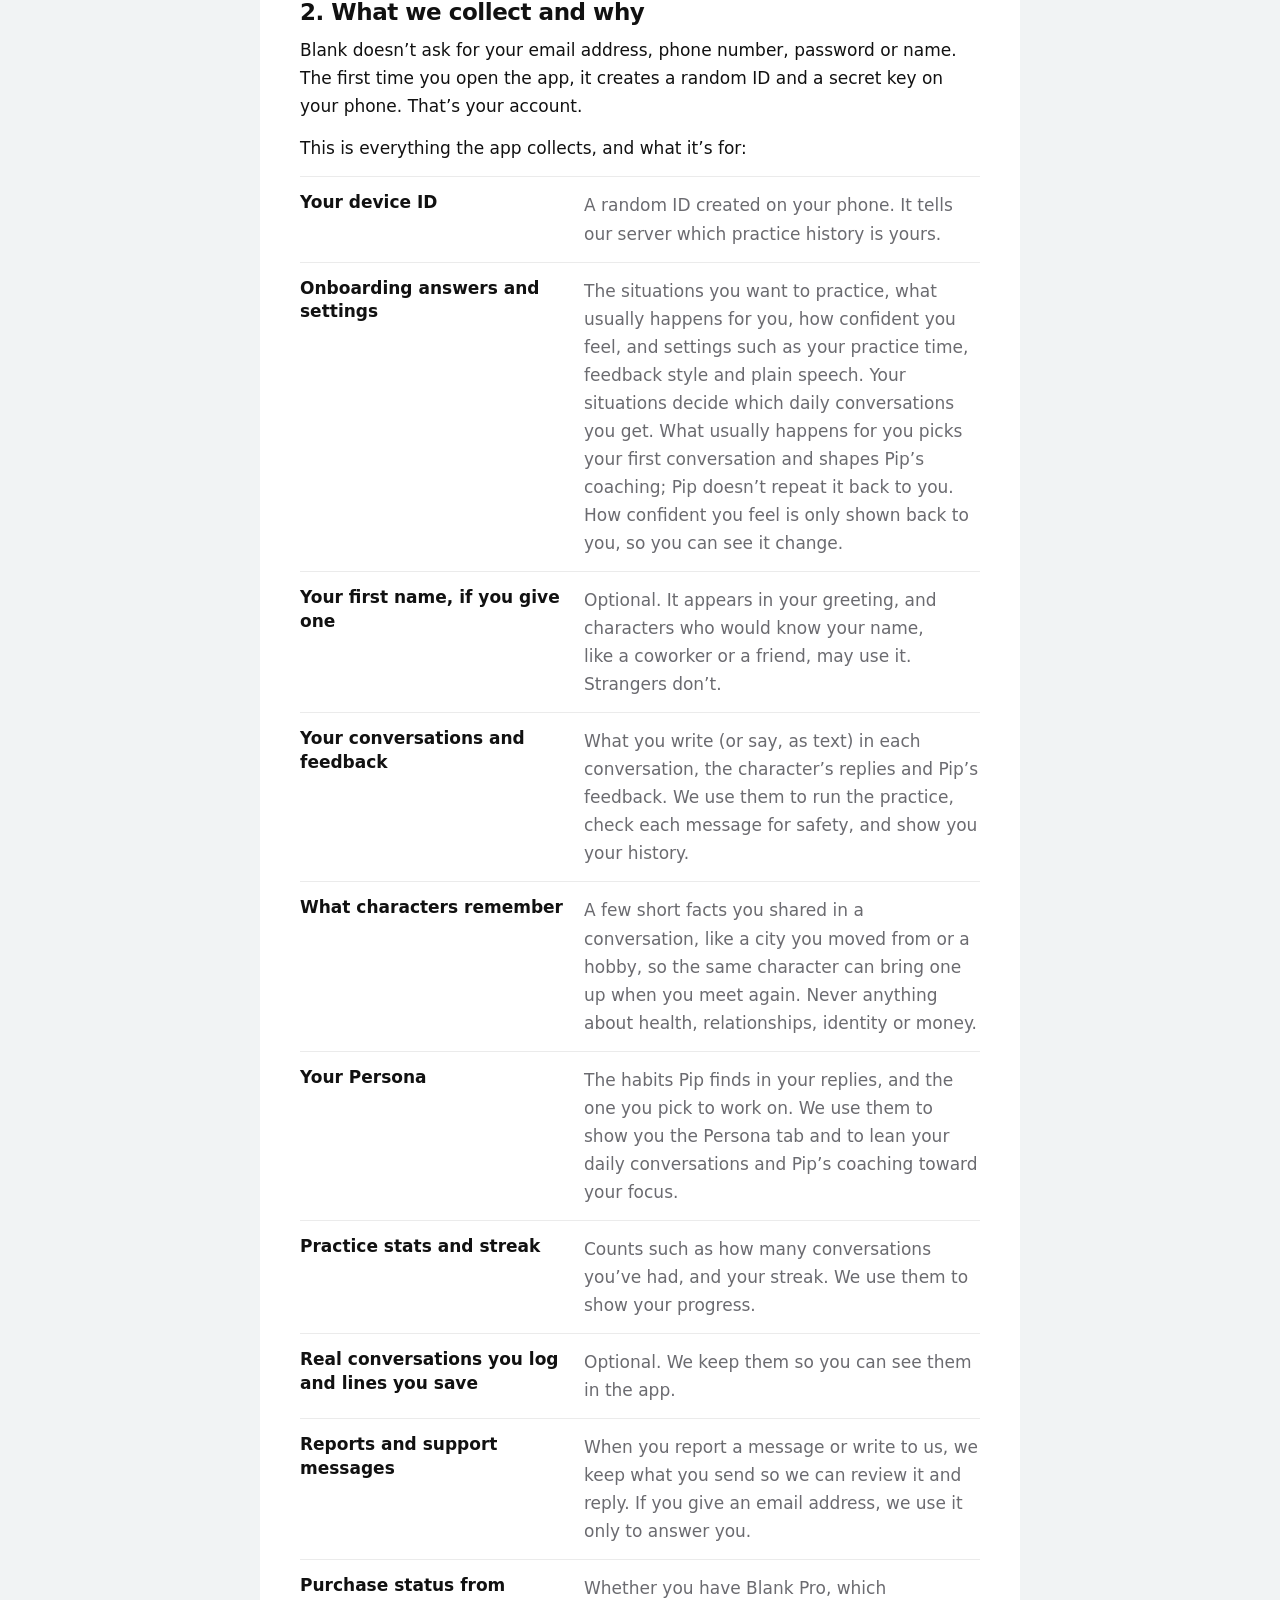
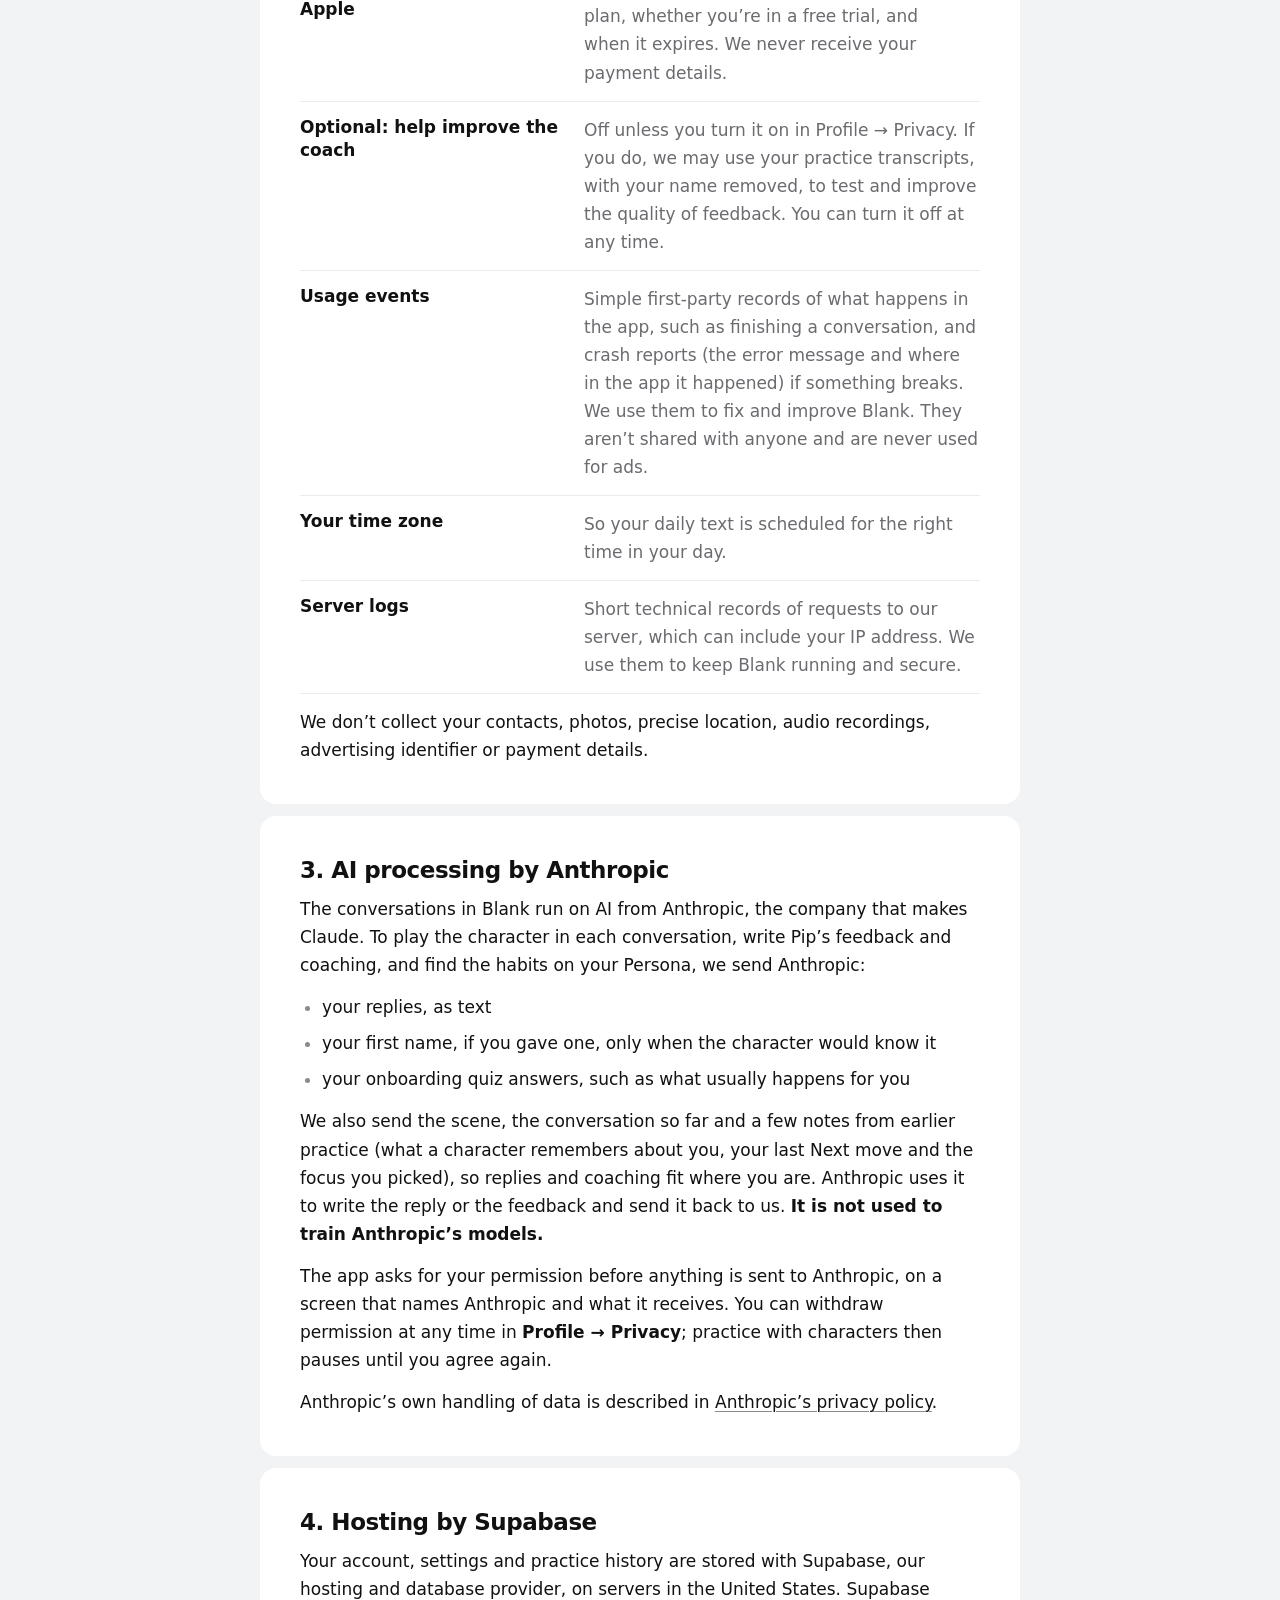
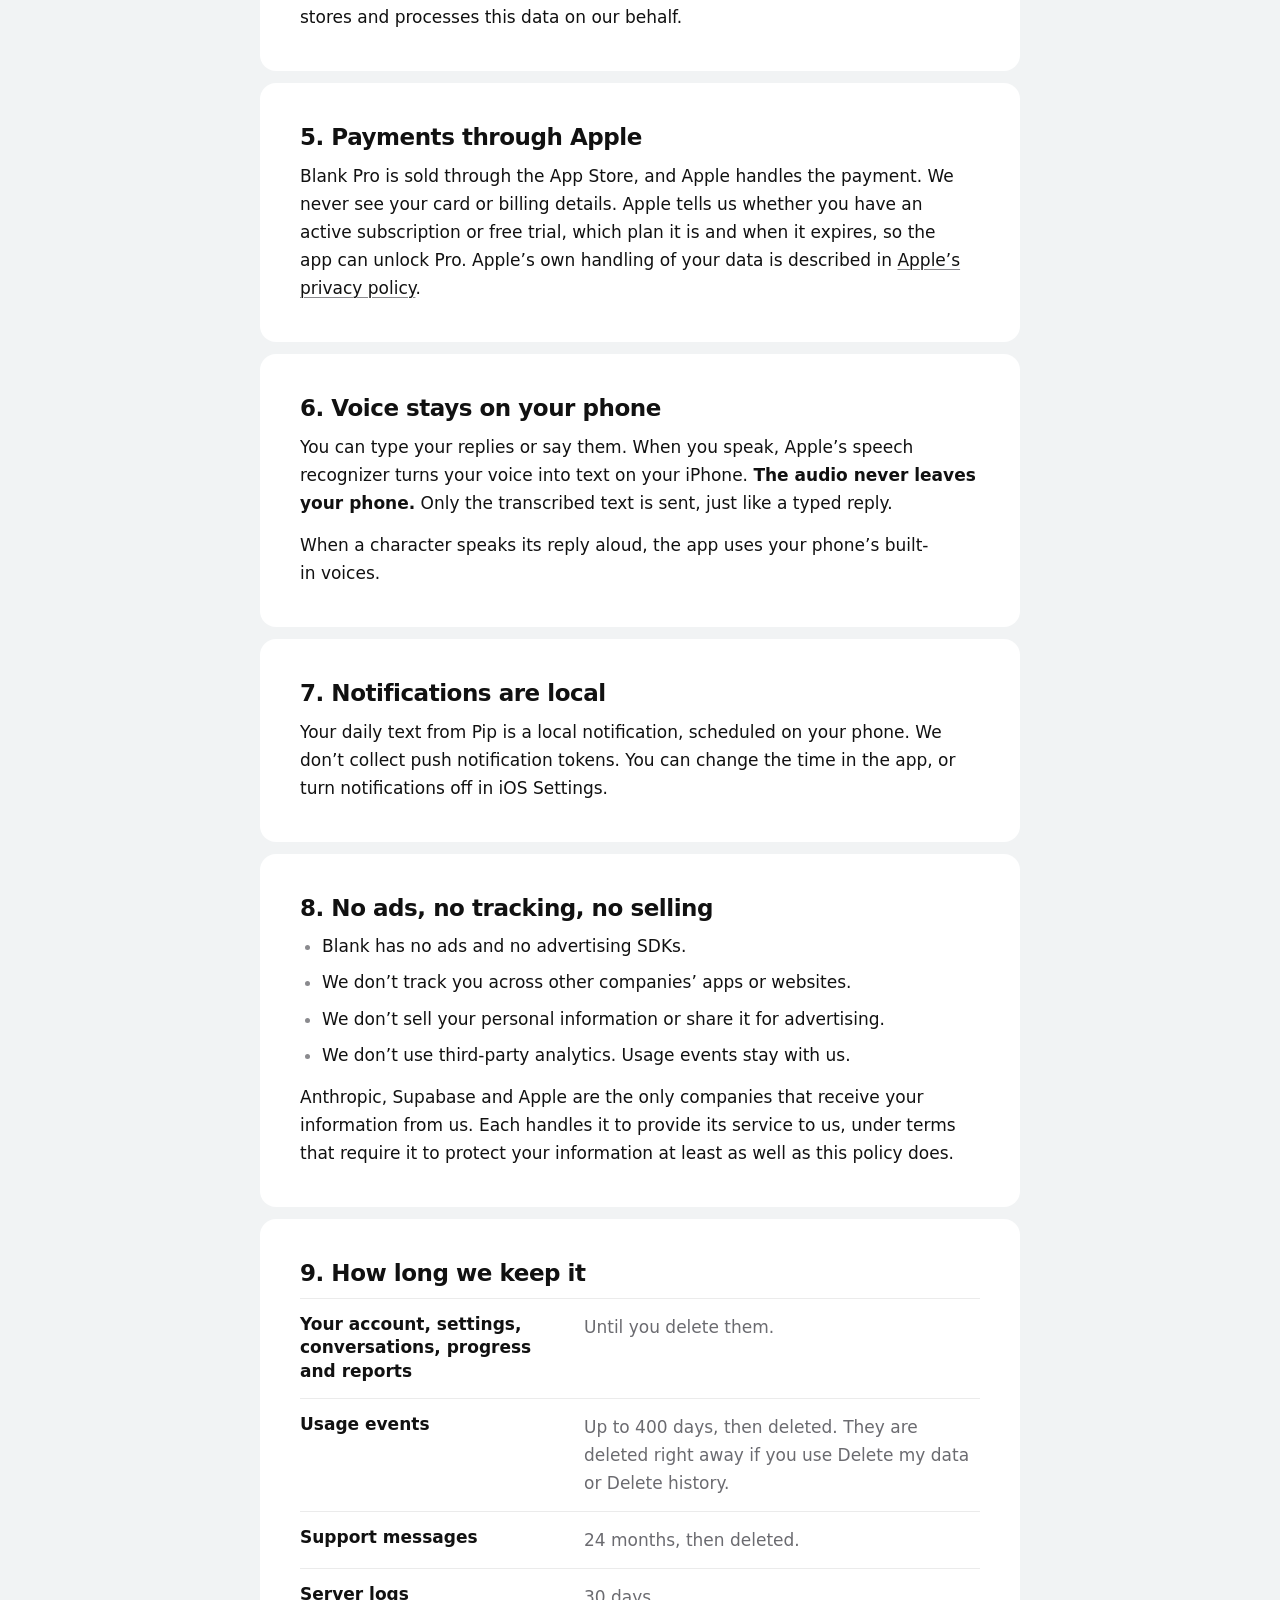
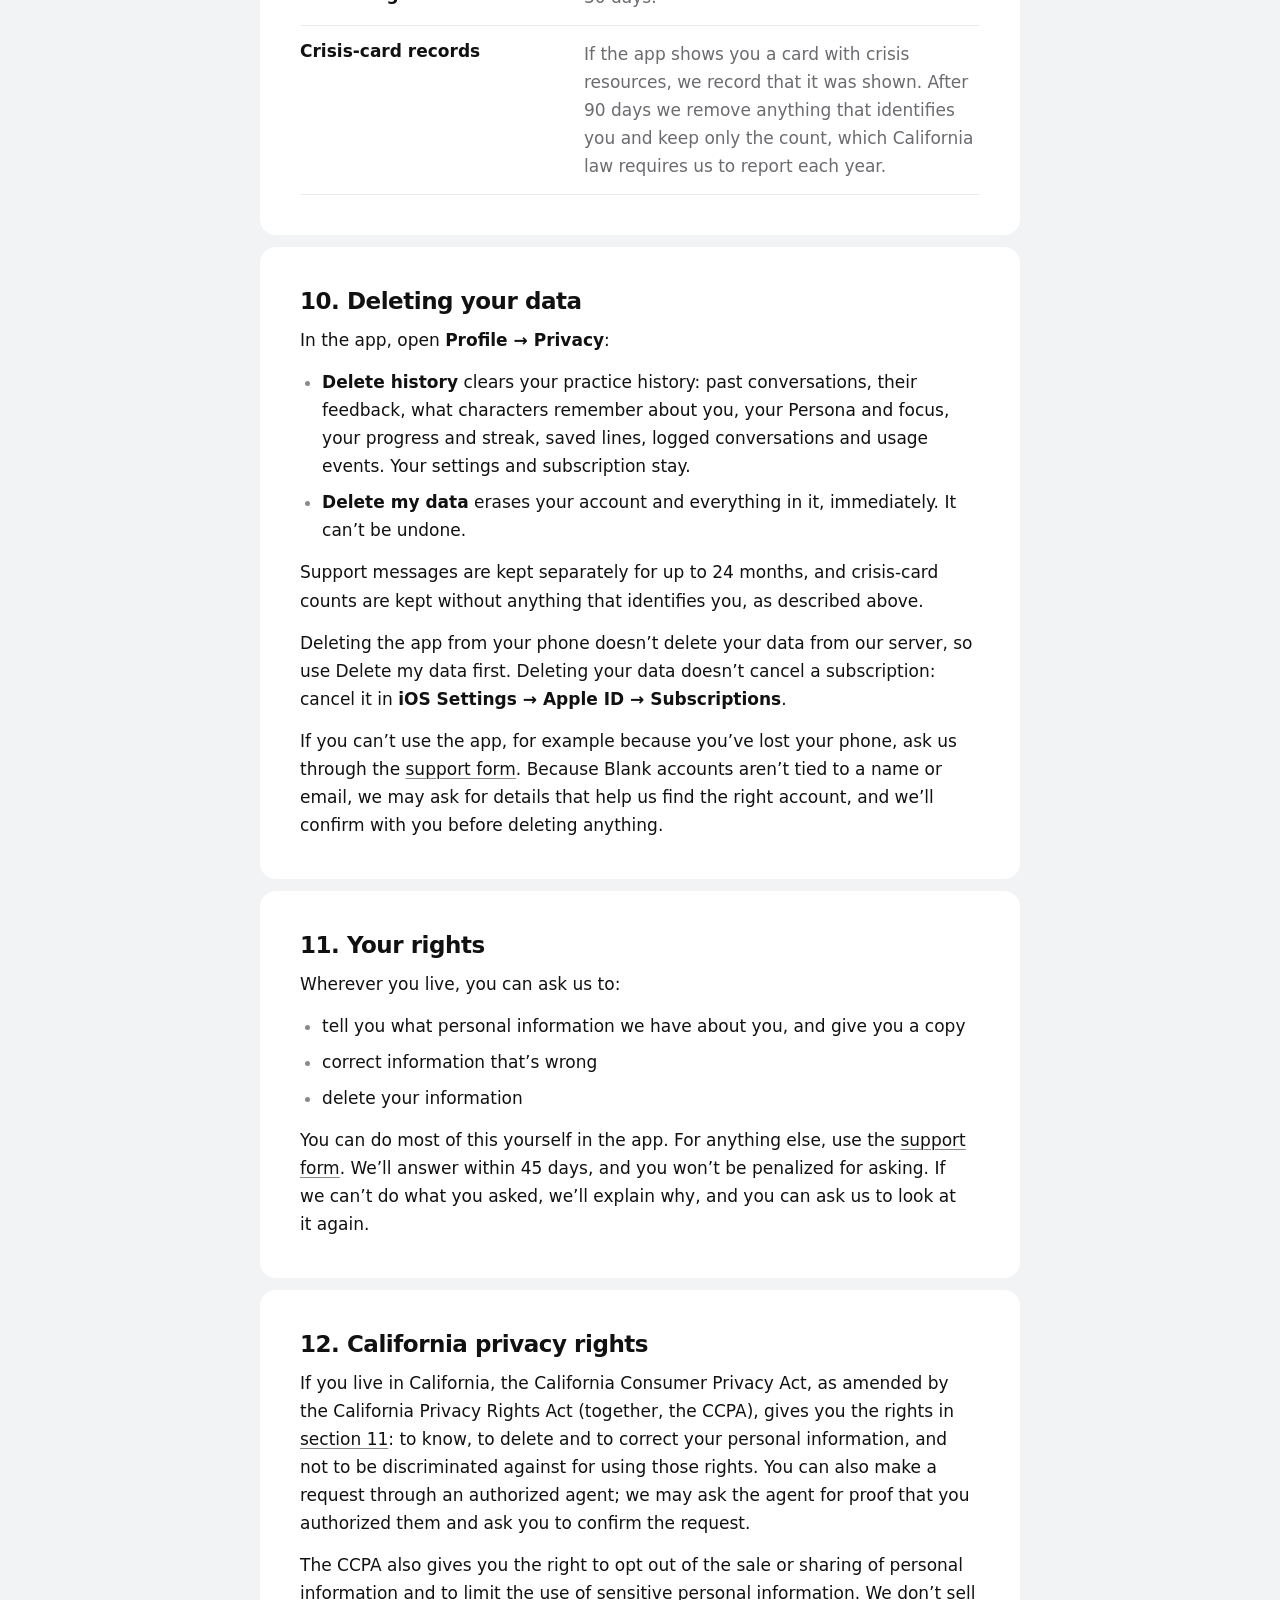
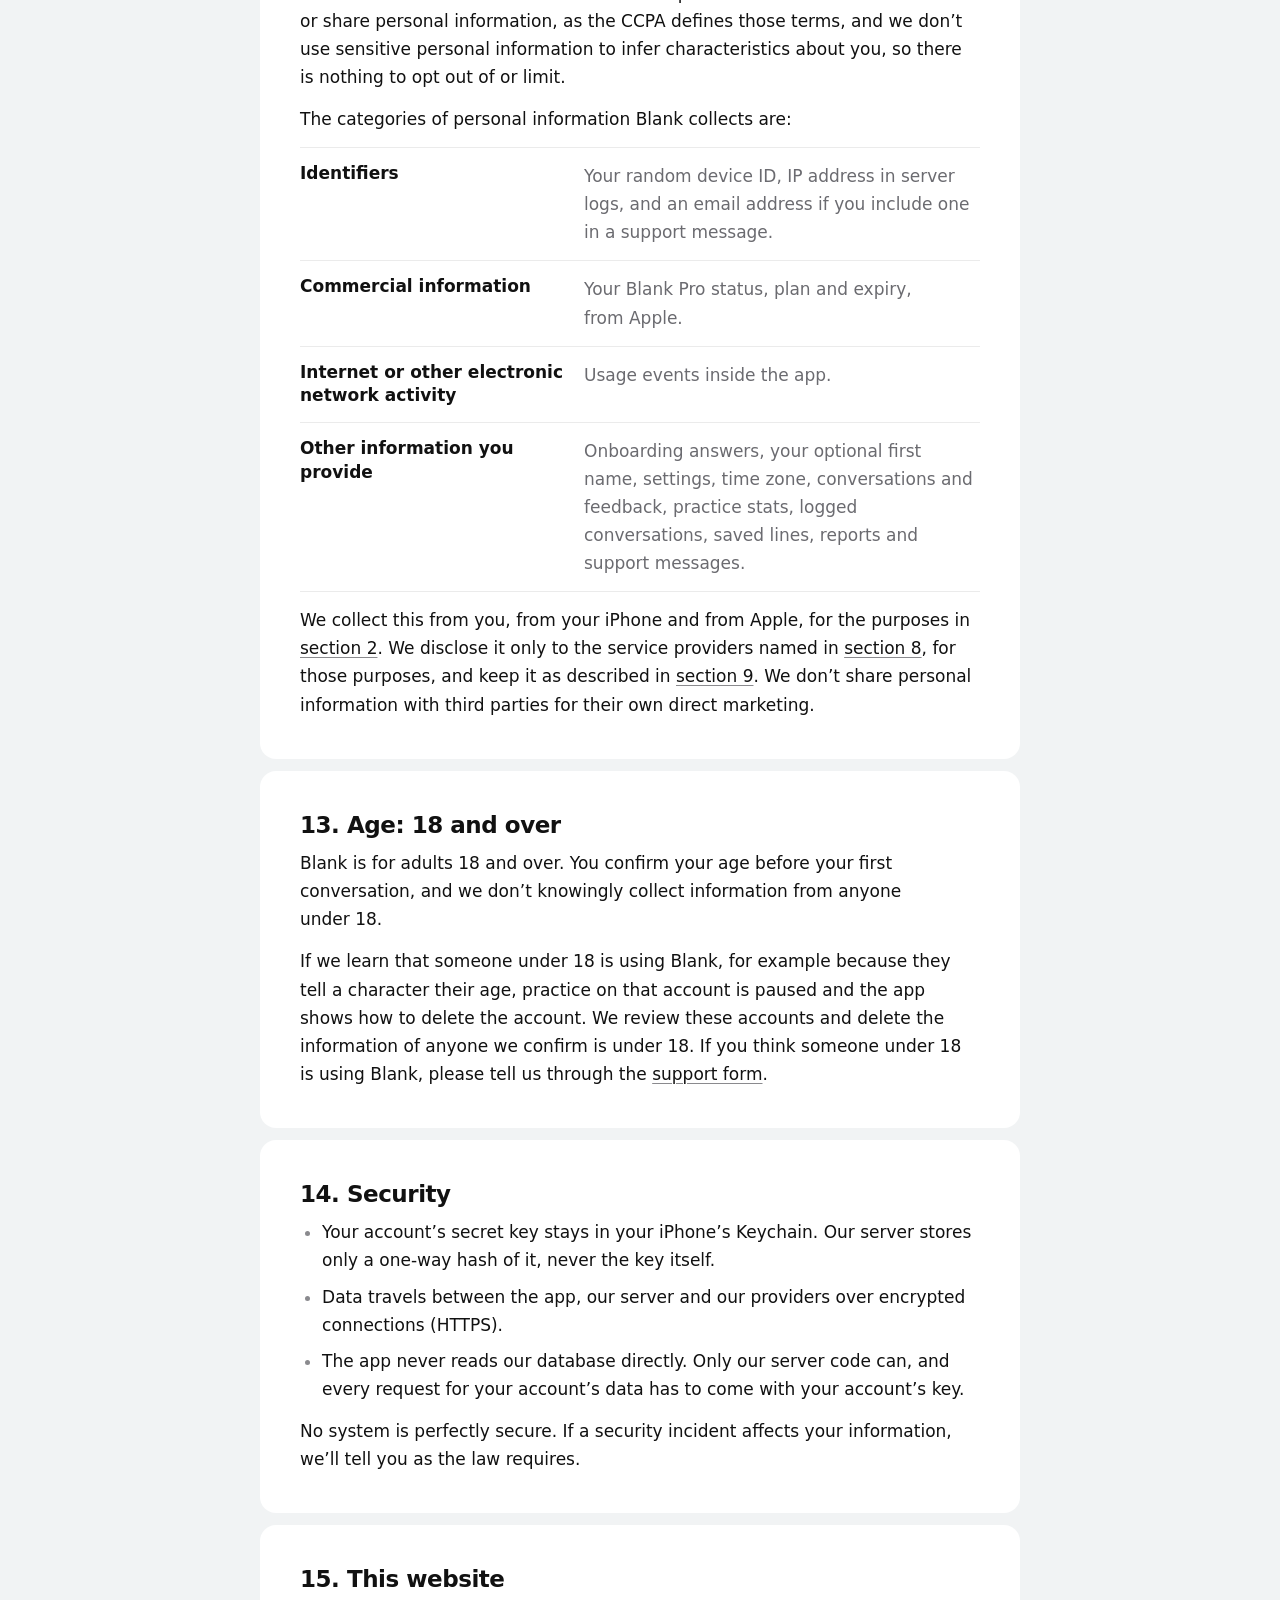
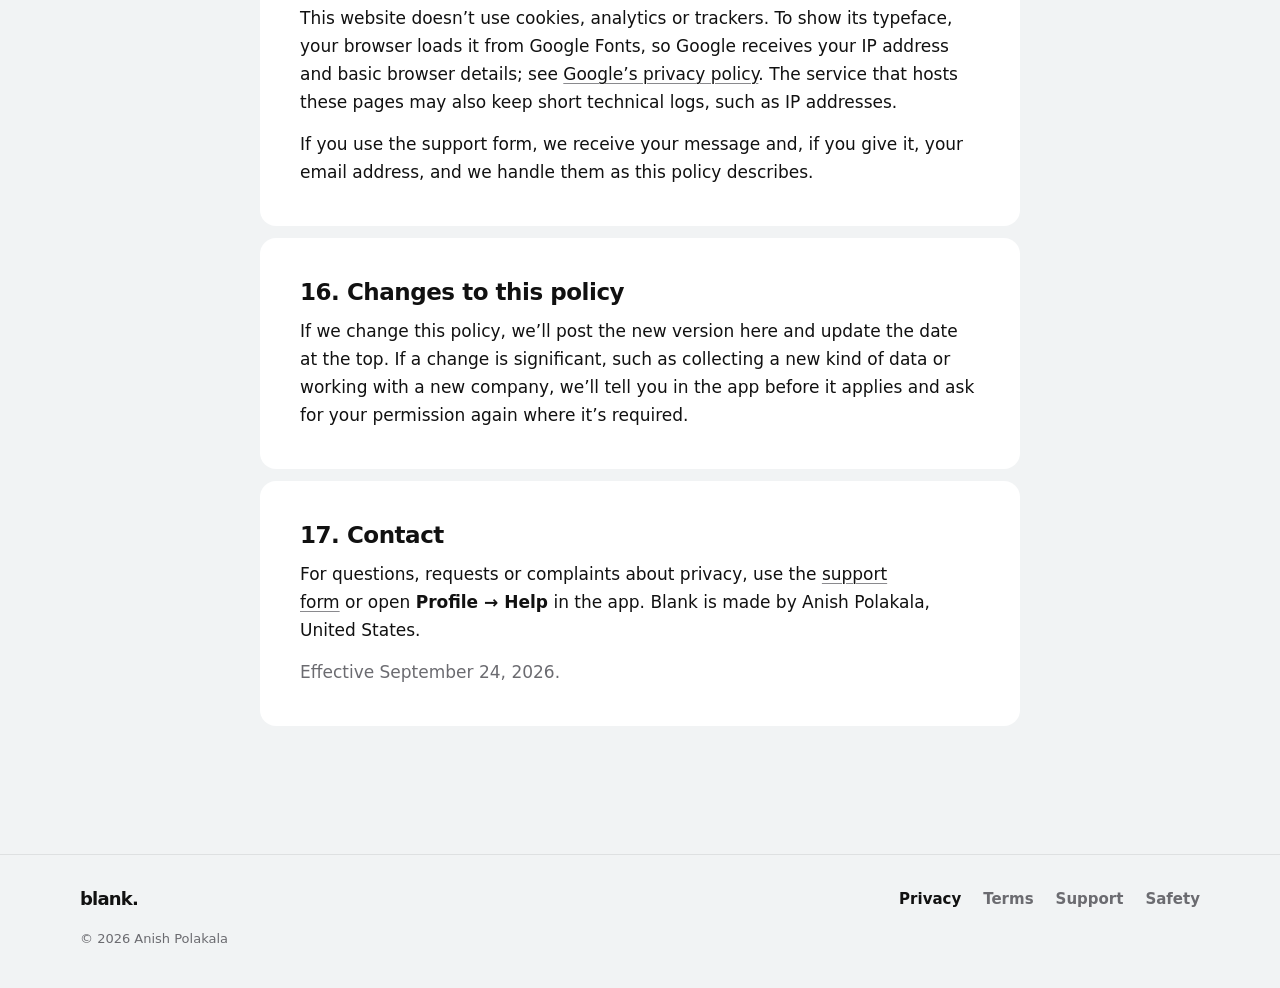
<file: privacy.html>
<!doctype html>
<html lang="en">
<head>
<meta charset="utf-8">
<meta name="viewport" content="width=device-width, initial-scale=1">
<title>Privacy policy · Blank</title>
<meta name="description" content="What Blank collects, why, who helps us run it, and how to delete it. In plain English.">
<meta name="color-scheme" content="light dark">
<meta name="theme-color" content="#F1F3F4" media="(prefers-color-scheme: light)">
<meta name="theme-color" content="#000000" media="(prefers-color-scheme: dark)">
<meta name="referrer" content="no-referrer">
<meta name="format-detection" content="telephone=no">
<meta http-equiv="Content-Security-Policy" content="default-src 'self'; script-src 'self'; style-src 'self' https://fonts.googleapis.com; font-src https://fonts.gstatic.com; img-src 'self' data:; connect-src 'none'; base-uri 'none'; form-action 'self'; object-src 'none'">
<meta property="og:title" content="Privacy policy · Blank">
<meta property="og:description" content="What Blank collects, why, who helps us run it, and how to delete it. In plain English.">
<meta property="og:type" content="website">
<link rel="icon" href="assets/favicon.svg" type="image/svg+xml">
<link rel="apple-touch-icon" href="assets/apple-touch-icon.png">
<link rel="preconnect" href="https://fonts.googleapis.com">
<link rel="preconnect" href="https://fonts.gstatic.com" crossorigin>
<link rel="stylesheet" href="https://fonts.googleapis.com/css2?family=Plus+Jakarta+Sans:wght@400;500;600;700;800&display=swap">
<link rel="stylesheet" href="assets/site.css">
</head>
<body>
<a class="skip-link" href="#main">Skip to content</a>
<header class="site-header">
  <div class="wrap site-header__inner">
    <a class="wordmark" href="./">blank.</a>
    <nav class="site-nav" aria-label="Main">
      <ul>
        <li><a href="safety.html">Safety</a></li>
        <li><a href="support.html">Support</a></li>
      </ul>
    </nav>
  </div>
</header>
<main id="main">
  <div class="page-head wrap--doc">
    <p class="eyebrow">Privacy policy</p>
    <h1 class="page-title">privacy.</h1>
    <p class="lede">What Blank collects, why, who helps us run it, and how to delete it. In plain English.</p>
    <p class="meta">Effective September 24, 2026</p>
  </div>
  <div class="wrap--doc stack">
    <section class="card card--dark" aria-labelledby="short-title">
      <h2 class="eyebrow" id="short-title">The short version</h2>
      <ul class="summary">
        <li>No email, phone number or password. Your account is a random ID created on your phone.</li>
        <li>Your replies are sent to Anthropic to run each conversation and write Pip’s feedback. Anthropic doesn’t use them to train its models.</li>
        <li>When you speak a reply, the audio never leaves your phone. Only the text is sent.</li>
        <li>No ads, no tracking, no selling your data, no third-party analytics.</li>
        <li>You can delete your history, or everything, in the app at any time.</li>
      </ul>
      <p class="summary-note">The full policy below is what counts. Questions? <a href="support.html#contact">Ask us</a>.</p>
    </section>
    <nav class="card toc" aria-labelledby="toc-title">
      <h2 class="eyebrow" id="toc-title">Contents</h2>
      <ol>
        <li><a href="#who">1. Who we are</a></li>
        <li><a href="#collect">2. What we collect and why</a></li>
        <li><a href="#ai">3. AI processing by Anthropic</a></li>
        <li><a href="#hosting">4. Hosting by Supabase</a></li>
        <li><a href="#payments">5. Payments through Apple</a></li>
        <li><a href="#voice">6. Voice stays on your phone</a></li>
        <li><a href="#notifications">7. Notifications are local</a></li>
        <li><a href="#no-ads">8. No ads, no tracking, no selling</a></li>
        <li><a href="#retention">9. How long we keep it</a></li>
        <li><a href="#delete">10. Deleting your data</a></li>
        <li><a href="#rights">11. Your rights</a></li>
        <li><a href="#california">12. California privacy rights</a></li>
        <li><a href="#age">13. Age: 18 and over</a></li>
        <li><a href="#security">14. Security</a></li>
        <li><a href="#website">15. This website</a></li>
        <li><a href="#changes">16. Changes to this policy</a></li>
        <li><a href="#contact">17. Contact</a></li>
      </ol>
    </nav>
    <section class="card prose" id="who">
      <h2>1. Who we are</h2>
      <p>Blank is an iPhone app for practicing everyday conversations with AI. It’s made by Anish Polakala, an individual developer in the United States, who is responsible for your information. In this policy, “Blank”, “we” and “us” mean Anish Polakala.</p>
      <p>This policy covers the Blank app and this website. It explains what we collect, why, who helps us process it, how long we keep it and how you can delete it.</p>
    </section>
    <section class="card prose" id="collect">
      <h2>2. What we collect and why</h2>
      <p>Blank doesn’t ask for your email address, phone number, password or name. The first time you open the app, it creates a random ID and a secret key on your phone. That’s your account.</p>
      <p>This is everything the app collects, and what it’s for:</p>
      <dl class="facts">
        <div><dt>Your device ID</dt><dd>A random ID created on your phone. It tells our server which practice history is yours.</dd></div>
        <div><dt>Onboarding answers and settings</dt><dd>The situations you want to practice, what usually happens for you, how confident you feel, and settings such as your practice time, feedback style and plain speech. Your situations decide which daily conversations you get. What usually happens for you picks your first conversation and shapes Pip’s coaching; Pip doesn’t repeat it back to you. How confident you feel is only shown back to you, so you can see it change.</dd></div>
        <div><dt>Your first name, if you give one</dt><dd>Optional. It appears in your greeting, and characters who would know your name, like a coworker or a friend, may use it. Strangers don’t.</dd></div>
        <div><dt>Your conversations and feedback</dt><dd>What you write (or say, as text) in each conversation, the character’s replies and Pip’s feedback. We use them to run the practice, check each message for safety, and show you your history.</dd></div>
        <div><dt>What characters remember</dt><dd>A few short facts you shared in a conversation, like a city you moved from or a hobby, so the same character can bring one up when you meet again. Never anything about health, relationships, identity or money.</dd></div>
        <div><dt>Your Persona</dt><dd>The habits Pip finds in your replies, and the one you pick to work on. We use them to show you the Persona tab and to lean your daily conversations and Pip’s coaching toward your focus.</dd></div>
        <div><dt>Practice stats and streak</dt><dd>Counts such as how many conversations you’ve had, and your streak. We use them to show your progress.</dd></div>
        <div><dt>Real conversations you log and lines you save</dt><dd>Optional. We keep them so you can see them in the app.</dd></div>
        <div><dt>Reports and support messages</dt><dd>When you report a message or write to us, we keep what you send so we can review it and reply. If you give an email address, we use it only to answer you.</dd></div>
        <div><dt>Purchase status from Apple</dt><dd>Whether you have Blank Pro, which plan, whether you’re in a free trial, and when it expires. We never receive your payment details.</dd></div>
        <div><dt>Optional: help improve the coach</dt><dd>Off unless you turn it on in Profile → Privacy. If you do, we may use your practice transcripts, with your name removed, to test and improve the quality of feedback. You can turn it off at any time.</dd></div>
        <div><dt>Usage events</dt><dd>Simple first-party records of what happens in the app, such as finishing a conversation, and crash reports (the error message and where in the app it happened) if something breaks. We use them to fix and improve Blank. They aren’t shared with anyone and are never used for ads.</dd></div>
        <div><dt>Your time zone</dt><dd>So your daily text is scheduled for the right time in your day.</dd></div>
        <div><dt>Server logs</dt><dd>Short technical records of requests to our server, which can include your IP address. We use them to keep Blank running and secure.</dd></div>
      </dl>
      <p>We don’t collect your contacts, photos, precise location, audio recordings, advertising identifier or payment details.</p>
    </section>
    <section class="card prose" id="ai">
      <h2>3. AI processing by Anthropic</h2>
      <p>The conversations in Blank run on AI from Anthropic, the company that makes Claude. To play the character in each conversation, write Pip’s feedback and coaching, and find the habits on your Persona, we send Anthropic:</p>
      <ul>
        <li>your replies, as text</li>
        <li>your first name, if you gave one, only when the character would know it</li>
        <li>your onboarding quiz answers, such as what usually happens for you</li>
      </ul>
      <p>We also send the scene, the conversation so far and a few notes from earlier practice (what a character remembers about you, your last Next move and the focus you picked), so replies and coaching fit where you are. Anthropic uses it to write the reply or the feedback and send it back to us. <strong>It is not used to train Anthropic’s models.</strong></p>
      <p>The app asks for your permission before anything is sent to Anthropic, on a screen that names Anthropic and what it receives. You can withdraw permission at any time in <span class="path">Profile → Privacy</span>; practice with characters then pauses until you agree again.</p>
      <p>Anthropic’s own handling of data is described in <a href="https://www.anthropic.com/legal/privacy">Anthropic’s privacy policy</a>.</p>
    </section>
    <section class="card prose" id="hosting">
      <h2>4. Hosting by Supabase</h2>
      <p>Your account, settings and practice history are stored with Supabase, our hosting and database provider, on servers in the United States. Supabase stores and processes this data on our behalf.</p>
    </section>
    <section class="card prose" id="payments">
      <h2>5. Payments through Apple</h2>
      <p>Blank Pro is sold through the App Store, and Apple handles the payment. We never see your card or billing details. Apple tells us whether you have an active subscription or free trial, which plan it is and when it expires, so the app can unlock Pro. Apple’s own handling of your data is described in <a href="https://www.apple.com/legal/privacy/">Apple’s privacy policy</a>.</p>
    </section>
    <section class="card prose" id="voice">
      <h2>6. Voice stays on your phone</h2>
      <p>You can type your replies or say them. When you speak, Apple’s speech recognizer turns your voice into text on your iPhone. <strong>The audio never leaves your phone.</strong> Only the transcribed text is sent, just like a typed reply.</p>
      <p>When a character speaks its reply aloud, the app uses your phone’s built-in voices.</p>
    </section>
    <section class="card prose" id="notifications">
      <h2>7. Notifications are local</h2>
      <p>Your daily text from Pip is a local notification, scheduled on your phone. We don’t collect push notification tokens. You can change the time in the app, or turn notifications off in iOS Settings.</p>
    </section>
    <section class="card prose" id="no-ads">
      <h2>8. No ads, no tracking, no selling</h2>
      <ul>
        <li>Blank has no ads and no advertising SDKs.</li>
        <li>We don’t track you across other companies’ apps or websites.</li>
        <li>We don’t sell your personal information or share it for advertising.</li>
        <li>We don’t use third-party analytics. Usage events stay with us.</li>
      </ul>
      <p>Anthropic, Supabase and Apple are the only companies that receive your information from us. Each handles it to provide its service to us, under terms that require it to protect your information at least as well as this policy does.</p>
    </section>
    <section class="card prose" id="retention">
      <h2>9. How long we keep it</h2>
      <dl class="facts">
        <div><dt>Your account, settings, conversations, progress and reports</dt><dd>Until you delete them.</dd></div>
        <div><dt>Usage events</dt><dd>Up to 400 days, then deleted. They are deleted right away if you use Delete my data or Delete history.</dd></div>
        <div><dt>Support messages</dt><dd>24 months, then deleted.</dd></div>
        <div><dt>Server logs</dt><dd>30 days.</dd></div>
        <div><dt>Crisis-card records</dt><dd>If the app shows you a card with crisis resources, we record that it was shown. After 90 days we remove anything that identifies you and keep only the count, which California law requires us to report each year.</dd></div>
      </dl>
    </section>
    <section class="card prose" id="delete">
      <h2>10. Deleting your data</h2>
      <p>In the app, open <span class="path">Profile → Privacy</span>:</p>
      <ul>
        <li><strong>Delete history</strong> clears your practice history: past conversations, their feedback, what characters remember about you, your Persona and focus, your progress and streak, saved lines, logged conversations and usage events. Your settings and subscription stay.</li>
        <li><strong>Delete my data</strong> erases your account and everything in it, immediately. It can’t be undone.</li>
      </ul>
      <p>Support messages are kept separately for up to 24 months, and crisis-card counts are kept without anything that identifies you, as described above.</p>
      <p>Deleting the app from your phone doesn’t delete your data from our server, so use Delete my data first. Deleting your data doesn’t cancel a subscription: cancel it in <span class="path">iOS Settings → Apple ID → Subscriptions</span>.</p>
      <p>If you can’t use the app, for example because you’ve lost your phone, ask us through the <a href="support.html#contact">support form</a>. Because Blank accounts aren’t tied to a name or email, we may ask for details that help us find the right account, and we’ll confirm with you before deleting anything.</p>
    </section>
    <section class="card prose" id="rights">
      <h2>11. Your rights</h2>
      <p>Wherever you live, you can ask us to:</p>
      <ul>
        <li>tell you what personal information we have about you, and give you a copy</li>
        <li>correct information that’s wrong</li>
        <li>delete your information</li>
      </ul>
      <p>You can do most of this yourself in the app. For anything else, use the <a href="support.html#contact">support form</a>. We’ll answer within 45 days, and you won’t be penalized for asking. If we can’t do what you asked, we’ll explain why, and you can ask us to look at it again.</p>
    </section>
    <section class="card prose" id="california">
      <h2>12. California privacy rights</h2>
      <p>If you live in California, the California Consumer Privacy Act, as amended by the California Privacy Rights Act (together, the CCPA), gives you the rights in <a href="#rights">section 11</a>: to know, to delete and to correct your personal information, and not to be discriminated against for using those rights. You can also make a request through an authorized agent; we may ask the agent for proof that you authorized them and ask you to confirm the request.</p>
      <p>The CCPA also gives you the right to opt out of the sale or sharing of personal information and to limit the use of sensitive personal information. We don’t sell or share personal information, as the CCPA defines those terms, and we don’t use sensitive personal information to infer characteristics about you, so there is nothing to opt out of or limit.</p>
      <p>The categories of personal information Blank collects are:</p>
      <dl class="facts">
        <div><dt>Identifiers</dt><dd>Your random device ID, IP address in server logs, and an email address if you include one in a support message.</dd></div>
        <div><dt>Commercial information</dt><dd>Your Blank Pro status, plan and expiry, from Apple.</dd></div>
        <div><dt>Internet or other electronic network activity</dt><dd>Usage events inside the app.</dd></div>
        <div><dt>Other information you provide</dt><dd>Onboarding answers, your optional first name, settings, time zone, conversations and feedback, practice stats, logged conversations, saved lines, reports and support messages.</dd></div>
      </dl>
      <p>We collect this from you, from your iPhone and from Apple, for the purposes in <a href="#collect">section 2</a>. We disclose it only to the service providers named in <a href="#no-ads">section 8</a>, for those purposes, and keep it as described in <a href="#retention">section 9</a>. We don’t share personal information with third parties for their own direct marketing.</p>
    </section>
    <section class="card prose" id="age">
      <h2>13. Age: 18 and over</h2>
      <p>Blank is for adults 18 and over. You confirm your age before your first conversation, and we don’t knowingly collect information from anyone under 18.</p>
      <p>If we learn that someone under 18 is using Blank, for example because they tell a character their age, practice on that account is paused and the app shows how to delete the account. We review these accounts and delete the information of anyone we confirm is under 18. If you think someone under 18 is using Blank, please tell us through the <a href="support.html#contact">support form</a>.</p>
    </section>
    <section class="card prose" id="security">
      <h2>14. Security</h2>
      <ul>
        <li>Your account’s secret key stays in your iPhone’s Keychain. Our server stores only a one-way hash of it, never the key itself.</li>
        <li>Data travels between the app, our server and our providers over encrypted connections (HTTPS).</li>
        <li>The app never reads our database directly. Only our server code can, and every request for your account’s data has to come with your account’s key.</li>
      </ul>
      <p>No system is perfectly secure. If a security incident affects your information, we’ll tell you as the law requires.</p>
    </section>
    <section class="card prose" id="website">
      <h2>15. This website</h2>
      <p>This website doesn’t use cookies, analytics or trackers. To show its typeface, your browser loads it from Google Fonts, so Google receives your IP address and basic browser details; see <a href="https://policies.google.com/privacy">Google’s privacy policy</a>. The service that hosts these pages may also keep short technical logs, such as IP addresses.</p>
      <p>If you use the support form, we receive your message and, if you give it, your email address, and we handle them as this policy describes.</p>
    </section>
    <section class="card prose" id="changes">
      <h2>16. Changes to this policy</h2>
      <p>If we change this policy, we’ll post the new version here and update the date at the top. If a change is significant, such as collecting a new kind of data or working with a new company, we’ll tell you in the app before it applies and ask for your permission again where it’s required.</p>
    </section>
    <section class="card prose" id="contact">
      <h2>17. Contact</h2>
      <p>For questions, requests or complaints about privacy, use the <a href="support.html#contact">support form</a> or open <span class="path">Profile → Help</span> in the app. Blank is made by Anish Polakala, United States.</p>
      <p class="muted">Effective September 24, 2026.</p>
    </section>
  </div>
</main>
<footer class="site-footer">
  <div class="wrap site-footer__inner">
    <a class="wordmark wordmark--sm" href="./">blank.</a>
    <nav aria-label="Legal and help">
      <ul class="footer-links">
        <li><a href="privacy.html" aria-current="page">Privacy</a></li>
        <li><a href="terms.html">Terms</a></li>
        <li><a href="support.html">Support</a></li>
        <li><a href="safety.html">Safety</a></li>
      </ul>
    </nav>
    <p class="copyright">&copy; 2026 Anish Polakala</p>
  </div>
</footer>
</body>
</html>
</file>
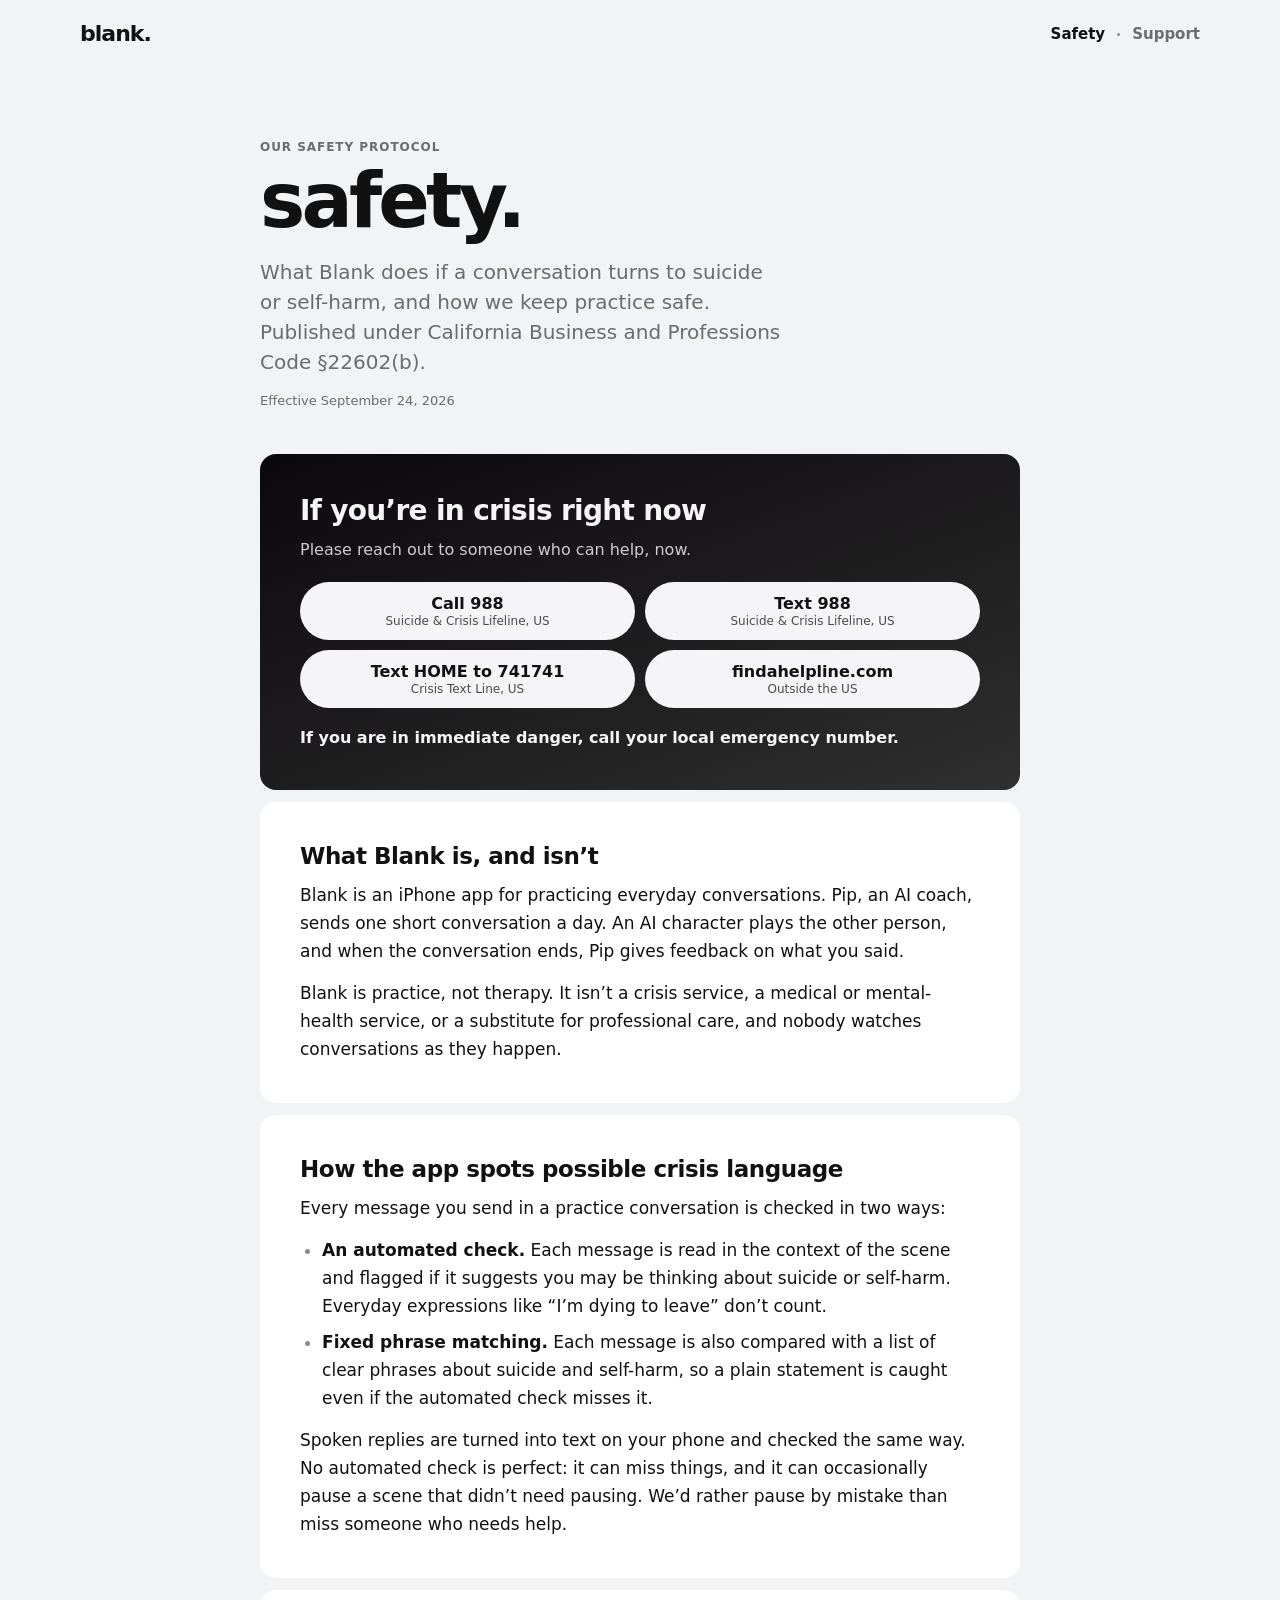
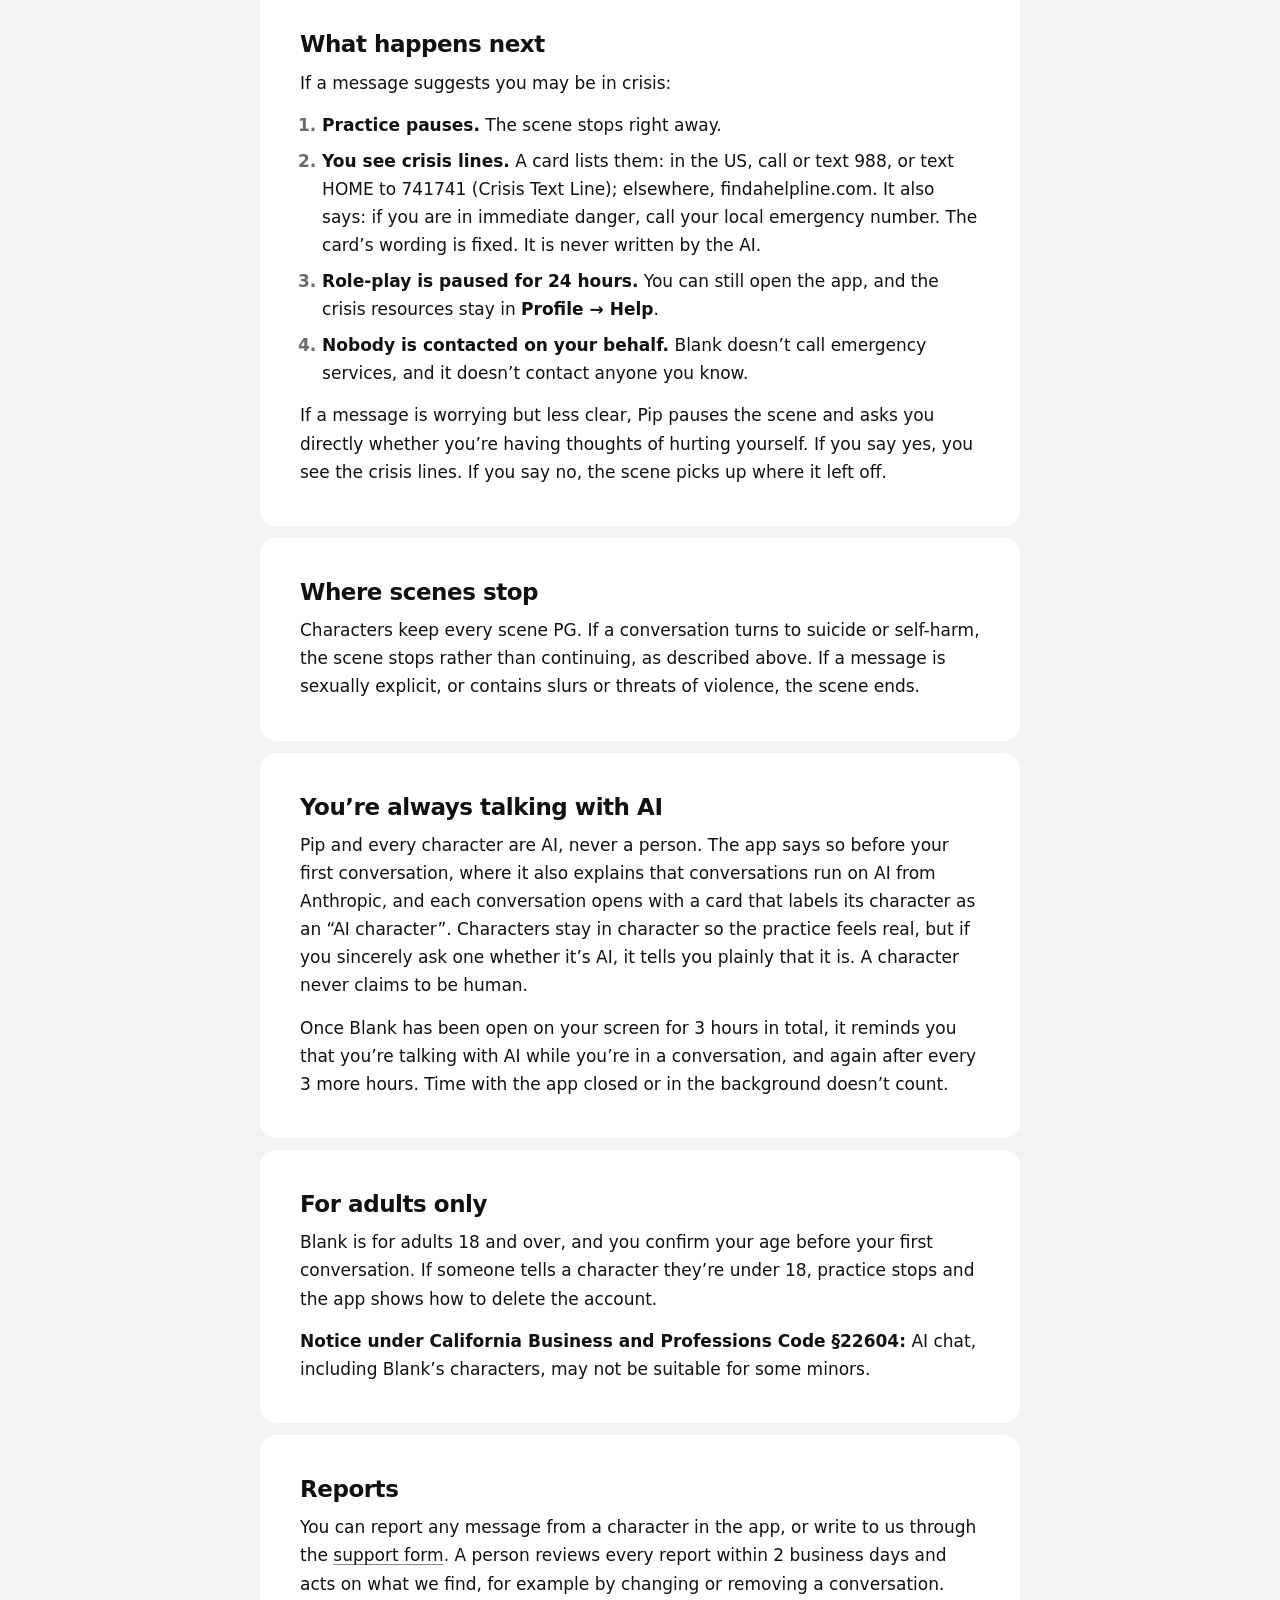
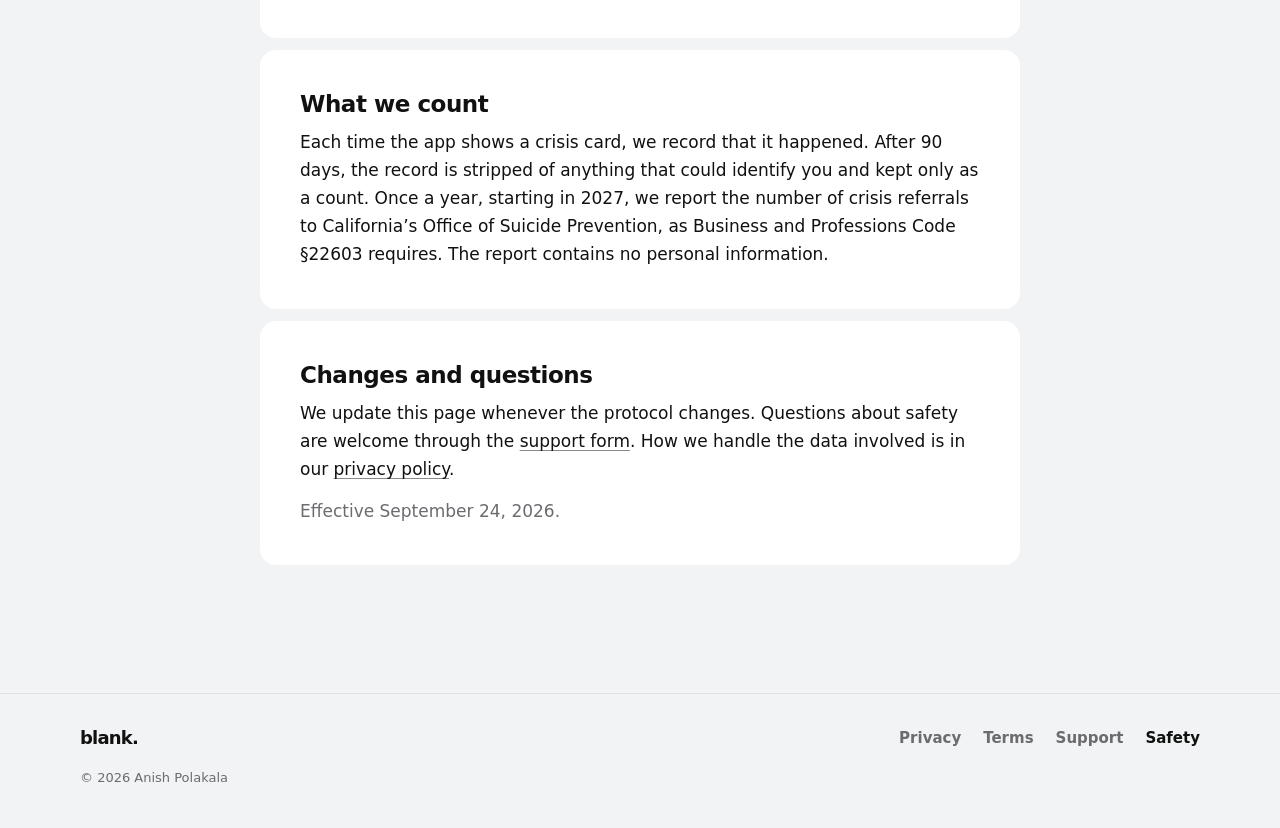
<file: safety.html>
<!doctype html>
<html lang="en">
<head>
<meta charset="utf-8">
<meta name="viewport" content="width=device-width, initial-scale=1">
<title>Our safety protocol · Blank</title>
<meta name="description" content="How Blank responds if a conversation turns to suicide or self-harm, and how we keep practice safe.">
<meta name="color-scheme" content="light dark">
<meta name="theme-color" content="#F1F3F4" media="(prefers-color-scheme: light)">
<meta name="theme-color" content="#000000" media="(prefers-color-scheme: dark)">
<meta name="referrer" content="no-referrer">
<meta name="format-detection" content="telephone=no">
<meta http-equiv="Content-Security-Policy" content="default-src 'self'; script-src 'self'; style-src 'self' https://fonts.googleapis.com; font-src https://fonts.gstatic.com; img-src 'self' data:; connect-src 'none'; base-uri 'none'; form-action 'self'; object-src 'none'">
<meta property="og:title" content="Our safety protocol · Blank">
<meta property="og:description" content="How Blank responds if a conversation turns to suicide or self-harm, and how we keep practice safe.">
<meta property="og:type" content="website">
<link rel="icon" href="assets/favicon.svg" type="image/svg+xml">
<link rel="apple-touch-icon" href="assets/apple-touch-icon.png">
<link rel="preconnect" href="https://fonts.googleapis.com">
<link rel="preconnect" href="https://fonts.gstatic.com" crossorigin>
<link rel="stylesheet" href="https://fonts.googleapis.com/css2?family=Plus+Jakarta+Sans:wght@400;500;600;700;800&display=swap">
<link rel="stylesheet" href="assets/site.css">
</head>
<body>
<a class="skip-link" href="#main">Skip to content</a>
<header class="site-header">
  <div class="wrap site-header__inner">
    <a class="wordmark" href="./">blank.</a>
    <nav class="site-nav" aria-label="Main">
      <ul>
        <li><a href="safety.html" aria-current="page">Safety</a></li>
        <li><a href="support.html">Support</a></li>
      </ul>
    </nav>
  </div>
</header>
<main id="main">
  <div class="page-head wrap--doc">
    <p class="eyebrow">Our safety protocol</p>
    <h1 class="page-title">safety.</h1>
    <p class="lede">What Blank does if a conversation turns to suicide or self-harm, and how we keep practice safe. Published under California Business and Professions Code §22602(b).</p>
    <p class="meta">Effective September 24, 2026</p>
  </div>
  <div class="wrap--doc stack">
    <section class="card card--dark crisis" aria-labelledby="crisis-title">
      <h2 id="crisis-title">If you’re in crisis right now</h2>
      <p class="crisis__intro">Please reach out to someone who can help, now.</p>
      <ul class="crisis__lines">
        <li><a class="btn btn--light" href="tel:988">Call 988<span class="visually-hidden">, </span><small>Suicide &amp; Crisis Lifeline, US</small></a></li>
        <li><a class="btn btn--light" href="sms:988">Text 988<span class="visually-hidden">, </span><small>Suicide &amp; Crisis Lifeline, US</small></a></li>
        <li><a class="btn btn--light" href="sms:741741?&amp;body=HOME">Text HOME to 741741<span class="visually-hidden">, </span><small>Crisis Text Line, US</small></a></li>
        <li><a class="btn btn--light" href="https://findahelpline.com">findahelpline.com<span class="visually-hidden">, </span><small>Outside the US</small></a></li>
      </ul>
      <p class="crisis__danger">If you are in immediate danger, call your local emergency number.</p>
    </section>
    <section class="card prose" id="what">
      <h2>What Blank is, and isn’t</h2>
      <p>Blank is an iPhone app for practicing everyday conversations. Pip, an AI coach, sends one short conversation a day. An AI character plays the other person, and when the conversation ends, Pip gives feedback on what you said.</p>
      <p>Blank is practice, not therapy. It isn’t a crisis service, a medical or mental-health service, or a substitute for professional care, and nobody watches conversations as they happen.</p>
    </section>
    <section class="card prose" id="detection">
      <h2>How the app spots possible crisis language</h2>
      <p>Every message you send in a practice conversation is checked in two ways:</p>
      <ul>
        <li><strong>An automated check.</strong> Each message is read in the context of the scene and flagged if it suggests you may be thinking about suicide or self-harm. Everyday expressions like “I’m dying to leave” don’t count.</li>
        <li><strong>Fixed phrase matching.</strong> Each message is also compared with a list of clear phrases about suicide and self-harm, so a plain statement is caught even if the automated check misses it.</li>
      </ul>
      <p>Spoken replies are turned into text on your phone and checked the same way. No automated check is perfect: it can miss things, and it can occasionally pause a scene that didn’t need pausing. We’d rather pause by mistake than miss someone who needs help.</p>
    </section>
    <section class="card prose" id="response">
      <h2>What happens next</h2>
      <p>If a message suggests you may be in crisis:</p>
      <ol>
        <li><strong>Practice pauses.</strong> The scene stops right away.</li>
        <li><strong>You see crisis lines.</strong> A card lists them: in the US, call or text 988, or text HOME to 741741 (Crisis Text Line); elsewhere, findahelpline.com. It also says: if you are in immediate danger, call your local emergency number. The card’s wording is fixed. It is never written by the AI.</li>
        <li><strong>Role-play is paused for 24 hours.</strong> You can still open the app, and the crisis resources stay in <span class="path">Profile → Help</span>.</li>
        <li><strong>Nobody is contacted on your behalf.</strong> Blank doesn’t call emergency services, and it doesn’t contact anyone you know.</li>
      </ol>
      <p>If a message is worrying but less clear, Pip pauses the scene and asks you directly whether you’re having thoughts of hurting yourself. If you say yes, you see the crisis lines. If you say no, the scene picks up where it left off.</p>
    </section>
    <section class="card prose" id="boundaries">
      <h2>Where scenes stop</h2>
      <p>Characters keep every scene PG. If a conversation turns to suicide or self-harm, the scene stops rather than continuing, as described above. If a message is sexually explicit, or contains slurs or threats of violence, the scene ends.</p>
    </section>
    <section class="card prose" id="ai">
      <h2>You’re always talking with AI</h2>
      <p>Pip and every character are AI, never a person. The app says so before your first conversation, where it also explains that conversations run on AI from Anthropic, and each conversation opens with a card that labels its character as an “AI character”. Characters stay in character so the practice feels real, but if you sincerely ask one whether it’s AI, it tells you plainly that it is. A character never claims to be human.</p>
      <p>Once Blank has been open on your screen for 3 hours in total, it reminds you that you’re talking with AI while you’re in a conversation, and again after every 3 more hours. Time with the app closed or in the background doesn’t count.</p>
    </section>
    <section class="card prose" id="adults">
      <h2>For adults only</h2>
      <p>Blank is for adults 18 and over, and you confirm your age before your first conversation. If someone tells a character they’re under 18, practice stops and the app shows how to delete the account.</p>
      <p><strong>Notice under California Business and Professions Code §22604:</strong> AI chat, including Blank’s characters, may not be suitable for some minors.</p>
    </section>
    <section class="card prose" id="reports">
      <h2>Reports</h2>
      <p>You can report any message from a character in the app, or write to us through the <a href="support.html#contact">support form</a>. A person reviews every report within 2 business days and acts on what we find, for example by changing or removing a conversation.</p>
    </section>
    <section class="card prose" id="count">
      <h2>What we count</h2>
      <p>Each time the app shows a crisis card, we record that it happened. After 90 days, the record is stripped of anything that could identify you and kept only as a count. Once a year, starting in 2027, we report the number of crisis referrals to California’s Office of Suicide Prevention, as Business and Professions Code §22603 requires. The report contains no personal information.</p>
    </section>
    <section class="card prose" id="changes">
      <h2>Changes and questions</h2>
      <p>We update this page whenever the protocol changes. Questions about safety are welcome through the <a href="support.html#contact">support form</a>. How we handle the data involved is in our <a href="privacy.html">privacy policy</a>.</p>
      <p class="muted">Effective September 24, 2026.</p>
    </section>
  </div>
</main>
<footer class="site-footer">
  <div class="wrap site-footer__inner">
    <a class="wordmark wordmark--sm" href="./">blank.</a>
    <nav aria-label="Legal and help">
      <ul class="footer-links">
        <li><a href="privacy.html">Privacy</a></li>
        <li><a href="terms.html">Terms</a></li>
        <li><a href="support.html">Support</a></li>
        <li><a href="safety.html" aria-current="page">Safety</a></li>
      </ul>
    </nav>
    <p class="copyright">&copy; 2026 Anish Polakala</p>
  </div>
</footer>
</body>
</html>
</file>
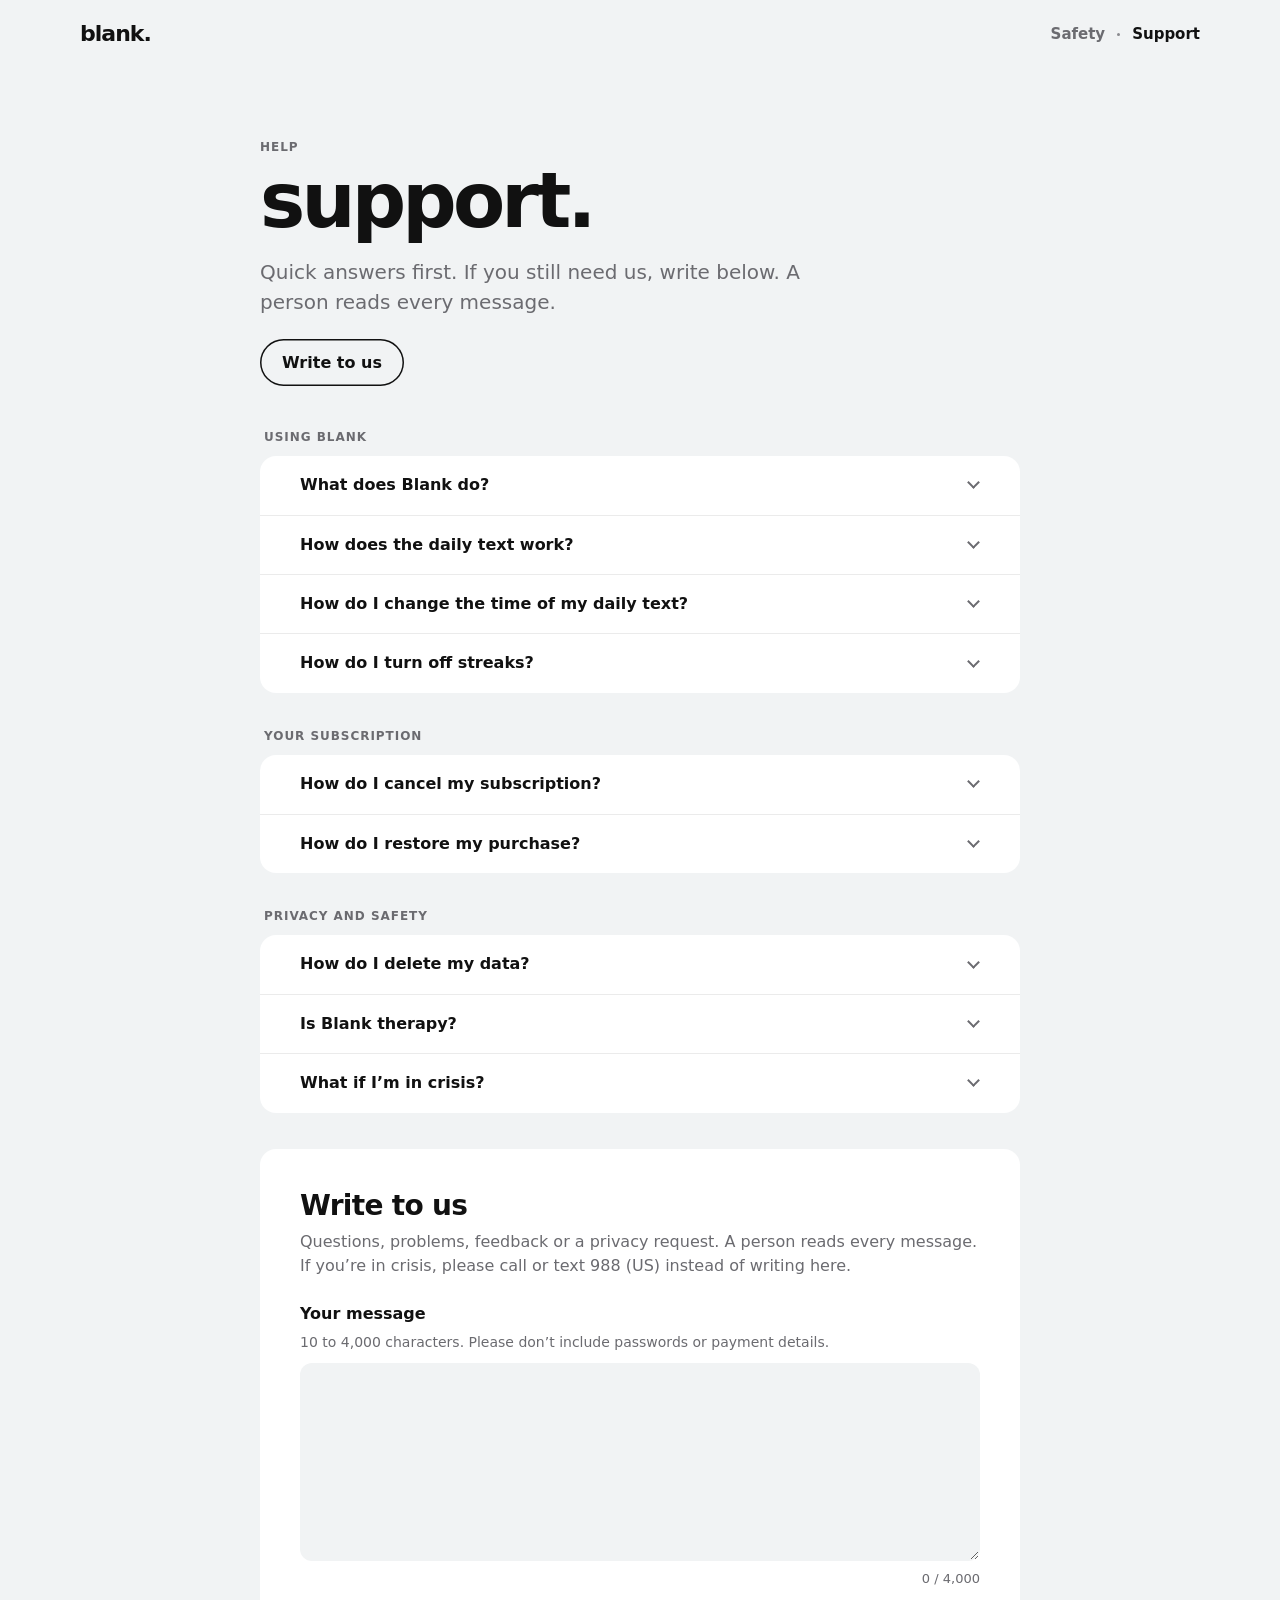
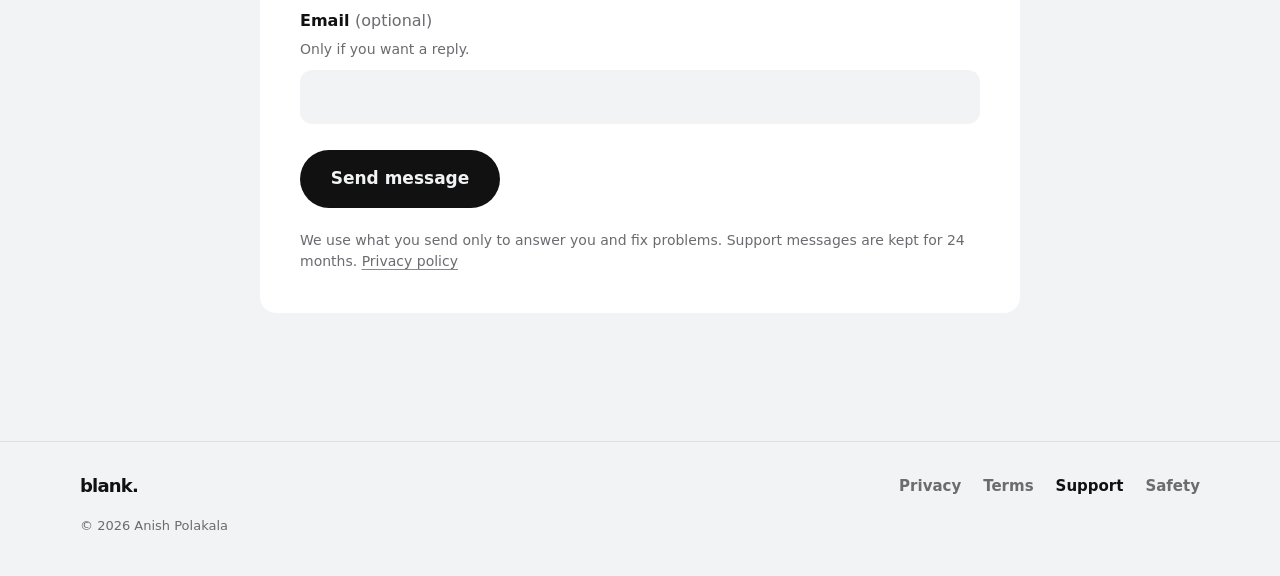
<file: support.html>
<!doctype html>
<html lang="en">
<head>
<meta charset="utf-8">
<meta name="viewport" content="width=device-width, initial-scale=1">
<title>Support · Blank</title>
<meta name="description" content="Answers to common questions about Blank, and a form to reach a person.">
<meta name="color-scheme" content="light dark">
<meta name="theme-color" content="#F1F3F4" media="(prefers-color-scheme: light)">
<meta name="theme-color" content="#000000" media="(prefers-color-scheme: dark)">
<meta name="referrer" content="no-referrer">
<meta name="format-detection" content="telephone=no">
<meta http-equiv="Content-Security-Policy" content="default-src 'self'; script-src 'self'; style-src 'self' https://fonts.googleapis.com; font-src https://fonts.gstatic.com; img-src 'self' data:; connect-src https://nxibeiykcgxpbmkeadth.supabase.co; base-uri 'none'; form-action 'self'; object-src 'none'">
<meta property="og:title" content="Support · Blank">
<meta property="og:description" content="Answers to common questions about Blank, and a form to reach a person.">
<meta property="og:type" content="website">
<link rel="icon" href="assets/favicon.svg" type="image/svg+xml">
<link rel="apple-touch-icon" href="assets/apple-touch-icon.png">
<link rel="preconnect" href="https://fonts.googleapis.com">
<link rel="preconnect" href="https://fonts.gstatic.com" crossorigin>
<link rel="stylesheet" href="https://fonts.googleapis.com/css2?family=Plus+Jakarta+Sans:wght@400;500;600;700;800&display=swap">
<link rel="stylesheet" href="assets/site.css">
<script src="assets/site.js" defer></script>
</head>
<body>
<a class="skip-link" href="#main">Skip to content</a>
<header class="site-header">
  <div class="wrap site-header__inner">
    <a class="wordmark" href="./">blank.</a>
    <nav class="site-nav" aria-label="Main">
      <ul>
        <li><a href="safety.html">Safety</a></li>
        <li><a href="support.html" aria-current="page">Support</a></li>
      </ul>
    </nav>
  </div>
</header>
<main id="main">
  <div class="page-head wrap--doc">
    <p class="eyebrow">Help</p>
    <h1 class="page-title">support.</h1>
    <p class="lede">Quick answers first. If you still need us, write below. A person reads every message.</p>
    <p class="jump"><a class="btn btn--secondary" href="#contact">Write to us</a></p>
  </div>
  <div class="wrap--doc">
    <h2 class="eyebrow group-title">Using Blank</h2>
    <div class="card faq">
      <details id="what">
        <summary>What does Blank do?</summary>
        <div class="faq__body prose">
          <p>Blank helps you practice everyday conversations. Each day, Pip, your coach, texts you one short conversation to have. An AI character plays the other person and you reply in your own words, typed or out loud. When it ends, you guess how you came across, and Pip gives you one thing that worked and one move to try next time. Most conversations take two or three minutes.</p>
          <p>There are also 11 short courses, one move per lesson (the first lesson of each is free), and a Persona tab where Pip shows the habits that keep showing up in your replies.</p>
        </div>
      </details>
      <details id="daily-text">
        <summary>How does the daily text work?</summary>
        <div class="faq__body prose">
          <p>During setup you choose when you’d like to practice: morning, day or evening. Around that time each day, Pip sends a notification with the day’s conversation. Tap it to start. You can also open it from the Today screen, even if notifications are off.</p>
          <p>The daily conversation is free. The texts are scheduled on your phone; practicing needs an internet connection.</p>
        </div>
      </details>
      <details id="change-time">
        <summary>How do I change the time of my daily text?</summary>
        <div class="faq__body prose">
          <p>Tap your avatar on the Today screen to open Profile, then change your practice time in the Practice section. Your upcoming texts move to the new time.</p>
          <p>To stop the texts, turn off notifications for Blank in <span class="path">iOS Settings → Notifications</span>.</p>
        </div>
      </details>
      <details id="streaks">
        <summary>How do I turn off streaks?</summary>
        <div class="faq__body prose">
          <p>Open Profile and turn off Streaks in the Practice section. You’ll still see which days you practiced, but there’s no streak count and no streak reminders. You can turn streaks back on at any time.</p>
        </div>
      </details>
    </div>

    <h2 class="eyebrow group-title">Your subscription</h2>
    <div class="card faq">
      <details id="cancel">
        <summary>How do I cancel my subscription?</summary>
        <div class="faq__body prose">
          <p>Apple manages Blank Pro subscriptions. On your iPhone:</p>
          <ol>
            <li>Open Settings and tap your name (your Apple ID) at the top.</li>
            <li>Tap Subscriptions, then Blank Pro.</li>
            <li>Tap Cancel Subscription.</li>
          </ol>
          <p>Cancel at least 24 hours before your renewal or free-trial end date to avoid the next charge. You keep Pro until the end of the period you’ve paid for. Deleting the app doesn’t cancel a subscription.</p>
          <p>Apple handles all refunds. You can request one at <a href="https://reportaproblem.apple.com">reportaproblem.apple.com</a>.</p>
        </div>
      </details>
      <details id="restore">
        <summary>How do I restore my purchase?</summary>
        <div class="faq__body prose">
          <p>If you subscribed but Blank isn’t showing Pro, for example after reinstalling or on a new iPhone, open Profile, go to Subscription and tap Restore. Make sure you’re signed in to the App Store with the Apple ID you subscribed with.</p>
          <p>Still not working? <a href="#contact">Write to us</a> and we’ll help.</p>
        </div>
      </details>
    </div>

    <h2 class="eyebrow group-title">Privacy and safety</h2>
    <div class="card faq">
      <details id="delete-data">
        <summary>How do I delete my data?</summary>
        <div class="faq__body prose">
          <p>In the app, open <span class="path">Profile → Privacy</span>:</p>
          <ul>
            <li><strong>Delete history</strong> clears your past conversations, their feedback, what characters remember about you and your Persona.</li>
            <li><strong>Delete my data</strong> erases your account and everything in it, immediately. It can’t be undone.</li>
          </ul>
          <p>Deleting the app from your phone doesn’t delete your data from our server, and deleting your data doesn’t cancel a subscription. If you no longer have the app, <a href="#contact">write to us</a>. The details are in our <a href="privacy.html#delete">privacy policy</a>.</p>
        </div>
      </details>
      <details id="therapy">
        <summary>Is Blank therapy?</summary>
        <div class="faq__body prose">
          <p>No. Blank is practice, not therapy. If anxiety is getting in the way of work, school or leaving the house, a therapist (CBT) is the best-evidenced help.</p>
        </div>
      </details>
      <details id="crisis">
        <summary>What if I’m in crisis?</summary>
        <div class="faq__body prose">
          <p>Please don’t wait for a reply here. If you’re thinking about hurting yourself, or you’re in crisis:</p>
          <ul>
            <li>In the US, call or text <a href="tel:988">988</a> (Suicide &amp; Crisis Lifeline).</li>
            <li>In the US, text HOME to <a href="sms:741741?&amp;body=HOME">741741</a> (Crisis Text Line).</li>
            <li>Anywhere else, find a line at <a href="https://findahelpline.com">findahelpline.com</a>.</li>
          </ul>
          <p><strong>If you are in immediate danger, call your local emergency number.</strong></p>
          <p>Blank isn’t a crisis service, and messages here aren’t read around the clock. Our <a href="safety.html">safety protocol</a> explains what the app does in these moments.</p>
        </div>
      </details>
    </div>

    <section class="card contact" id="contact" aria-labelledby="contact-title">
      <h2 id="contact-title">Write to us</h2>
      <p class="contact__intro">Questions, problems, feedback or a privacy request. A person reads every message. If you’re in crisis, please call or text 988 (US) instead of writing here.</p>
      <form class="form" data-support-form method="post" novalidate>
        <div class="field">
          <label class="label" for="message">Your message</label>
          <p class="hint" id="message-hint">10 to 4,000 characters. Please don’t include passwords or payment details.</p>
          <textarea class="input" id="message" name="message" rows="7" required aria-describedby="message-hint message-error message-count"></textarea>
          <div class="field__foot">
            <p class="error" id="message-error"></p>
            <p class="counter" id="message-count">0 / 4,000</p>
          </div>
        </div>
        <div class="field">
          <label class="label" for="email">Email <span class="label__opt">(optional)</span></label>
          <p class="hint" id="email-hint">Only if you want a reply.</p>
          <input class="input" id="email" name="email" type="email" autocomplete="email" autocapitalize="off" spellcheck="false" aria-describedby="email-hint email-error">
          <p class="error" id="email-error"></p>
        </div>
        <div class="hp" aria-hidden="true">
          <label for="website">Leave this field empty</label>
          <input id="website" name="website" type="text" tabindex="-1" autocomplete="off">
        </div>
        <div class="form__actions">
          <button class="btn btn--primary" type="submit" disabled>Send message</button>
        </div>
        <div class="form__status" id="form-status" role="alert"></div>
        <noscript><p class="noscript-note">This form needs JavaScript. You can also reach us in the app: Profile → Help.</p></noscript>
        <p class="form__fine">We use what you send only to answer you and fix problems. Support messages are kept for 24 months. <a href="privacy.html">Privacy policy</a></p>
      </form>
      <div class="sent" id="form-sent" hidden>
        <svg class="sent__mark" viewBox="0 0 40 40" aria-hidden="true" focusable="false"><circle cx="20" cy="20" r="20"/><path d="M12.5 20.5l5 5 10-11"/></svg>
        <h3 id="form-sent-title" tabindex="-1">Thanks, we got your message.</h3>
        <p>If you left an email address, we’ll reply there. If not, there’s nothing else you need to do.</p>
        <button class="btn btn--secondary" type="button" id="form-again">Write another message</button>
      </div>
    </section>
  </div>
</main>
<footer class="site-footer">
  <div class="wrap site-footer__inner">
    <a class="wordmark wordmark--sm" href="./">blank.</a>
    <nav aria-label="Legal and help">
      <ul class="footer-links">
        <li><a href="privacy.html">Privacy</a></li>
        <li><a href="terms.html">Terms</a></li>
        <li><a href="support.html" aria-current="page">Support</a></li>
        <li><a href="safety.html">Safety</a></li>
      </ul>
    </nav>
    <p class="copyright">&copy; 2026 Anish Polakala</p>
  </div>
</footer>
</body>
</html>
</file>
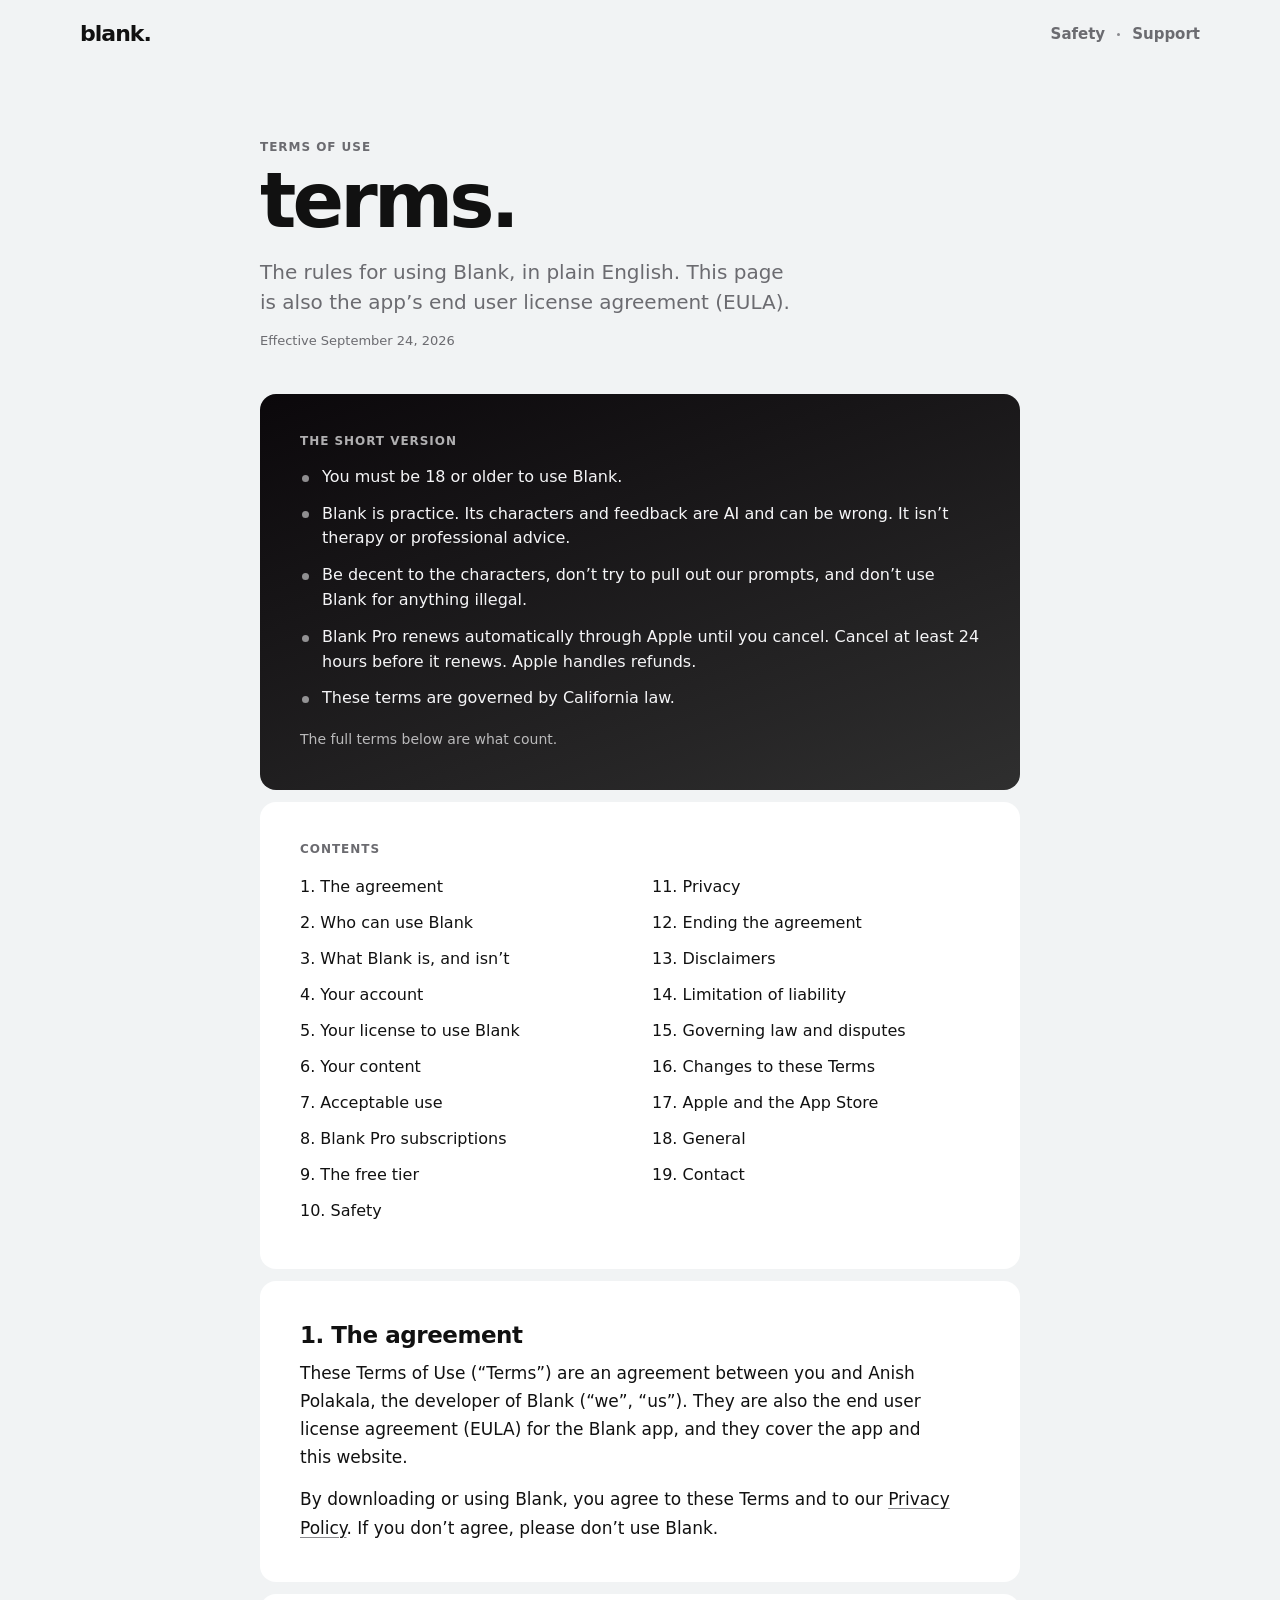
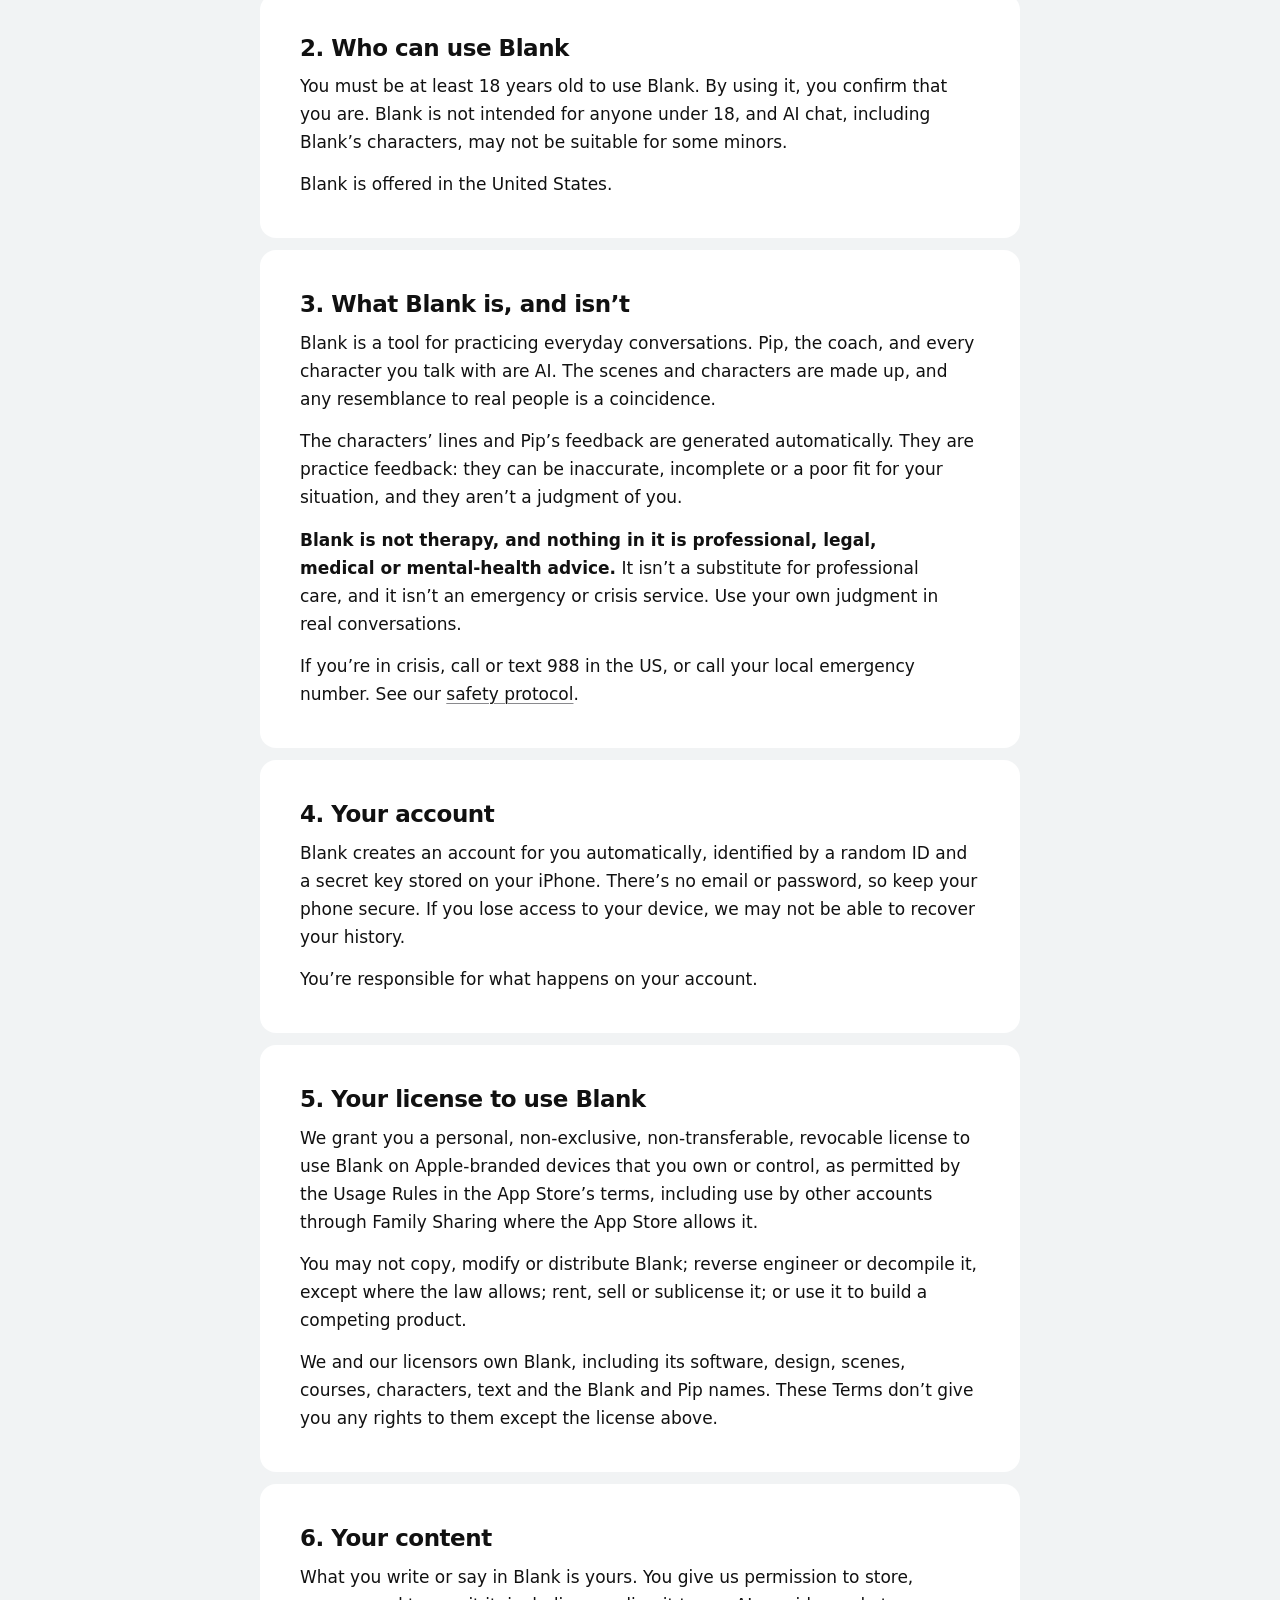
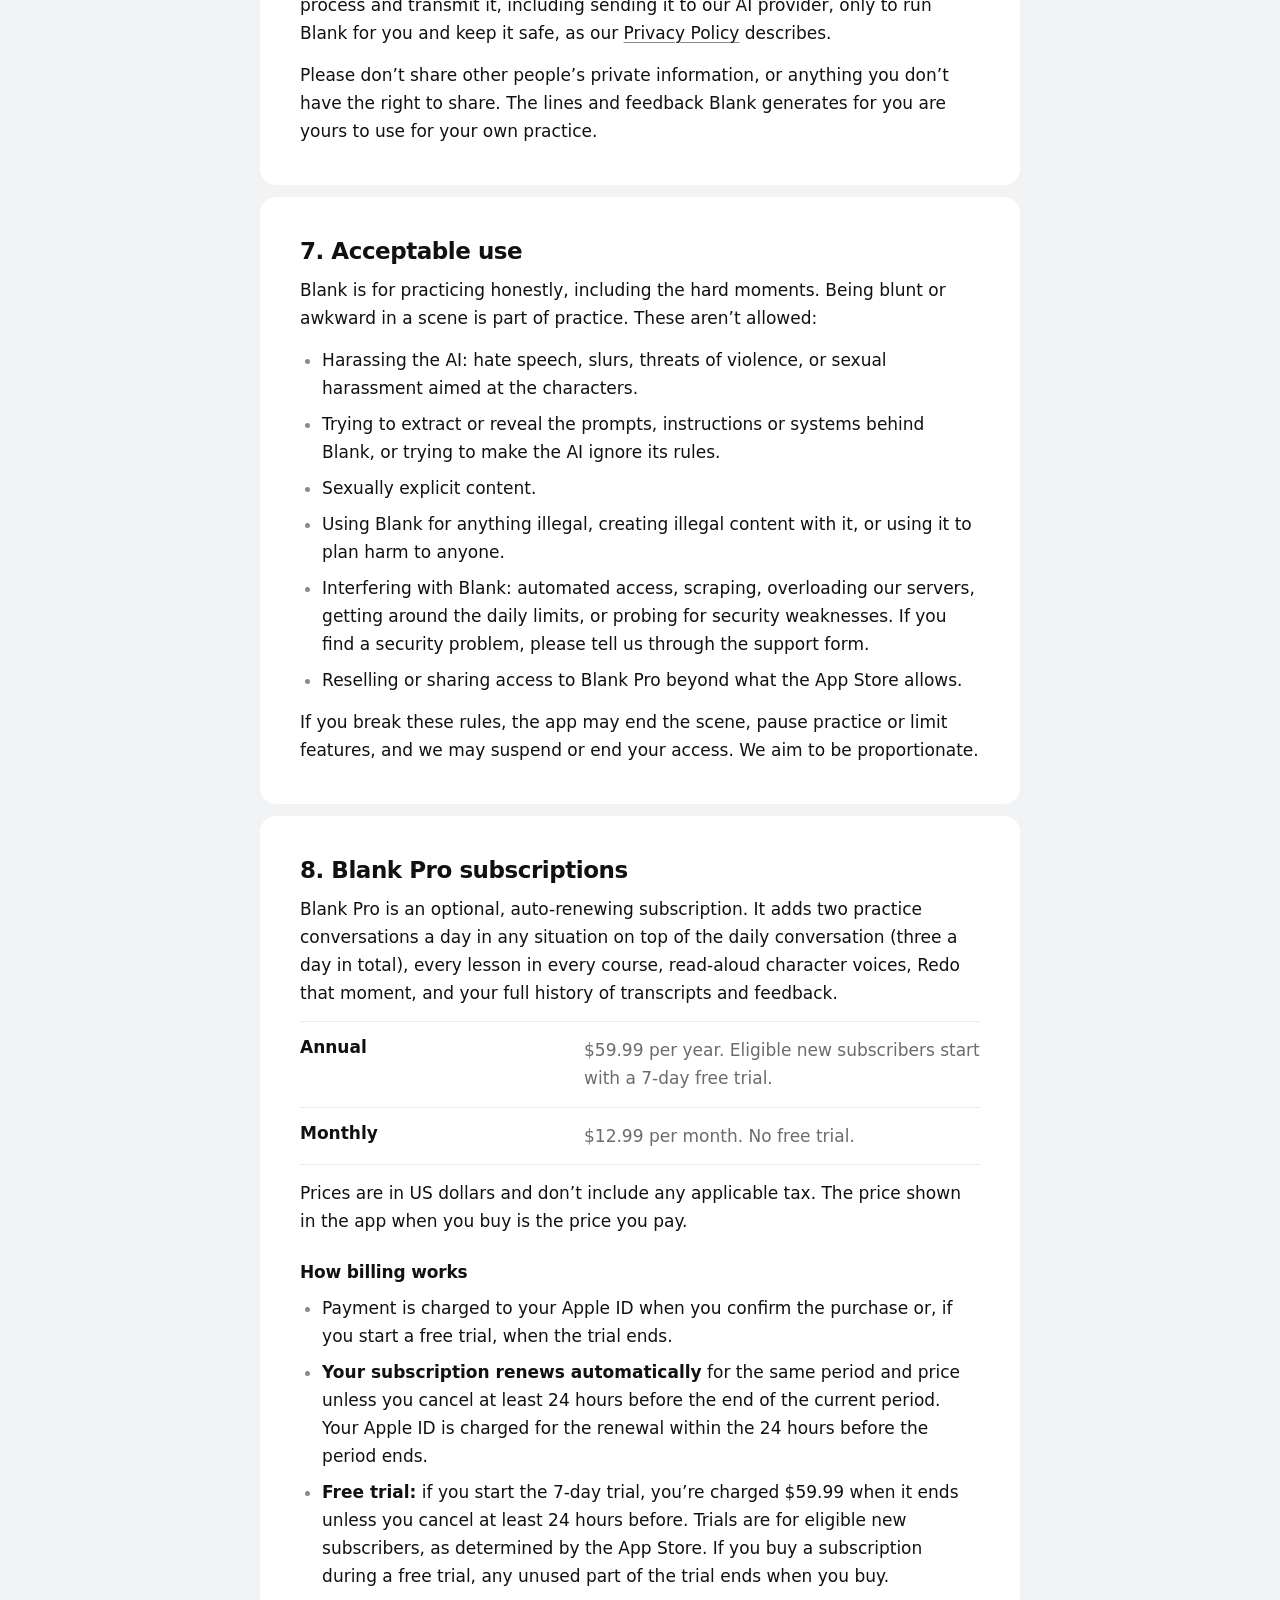
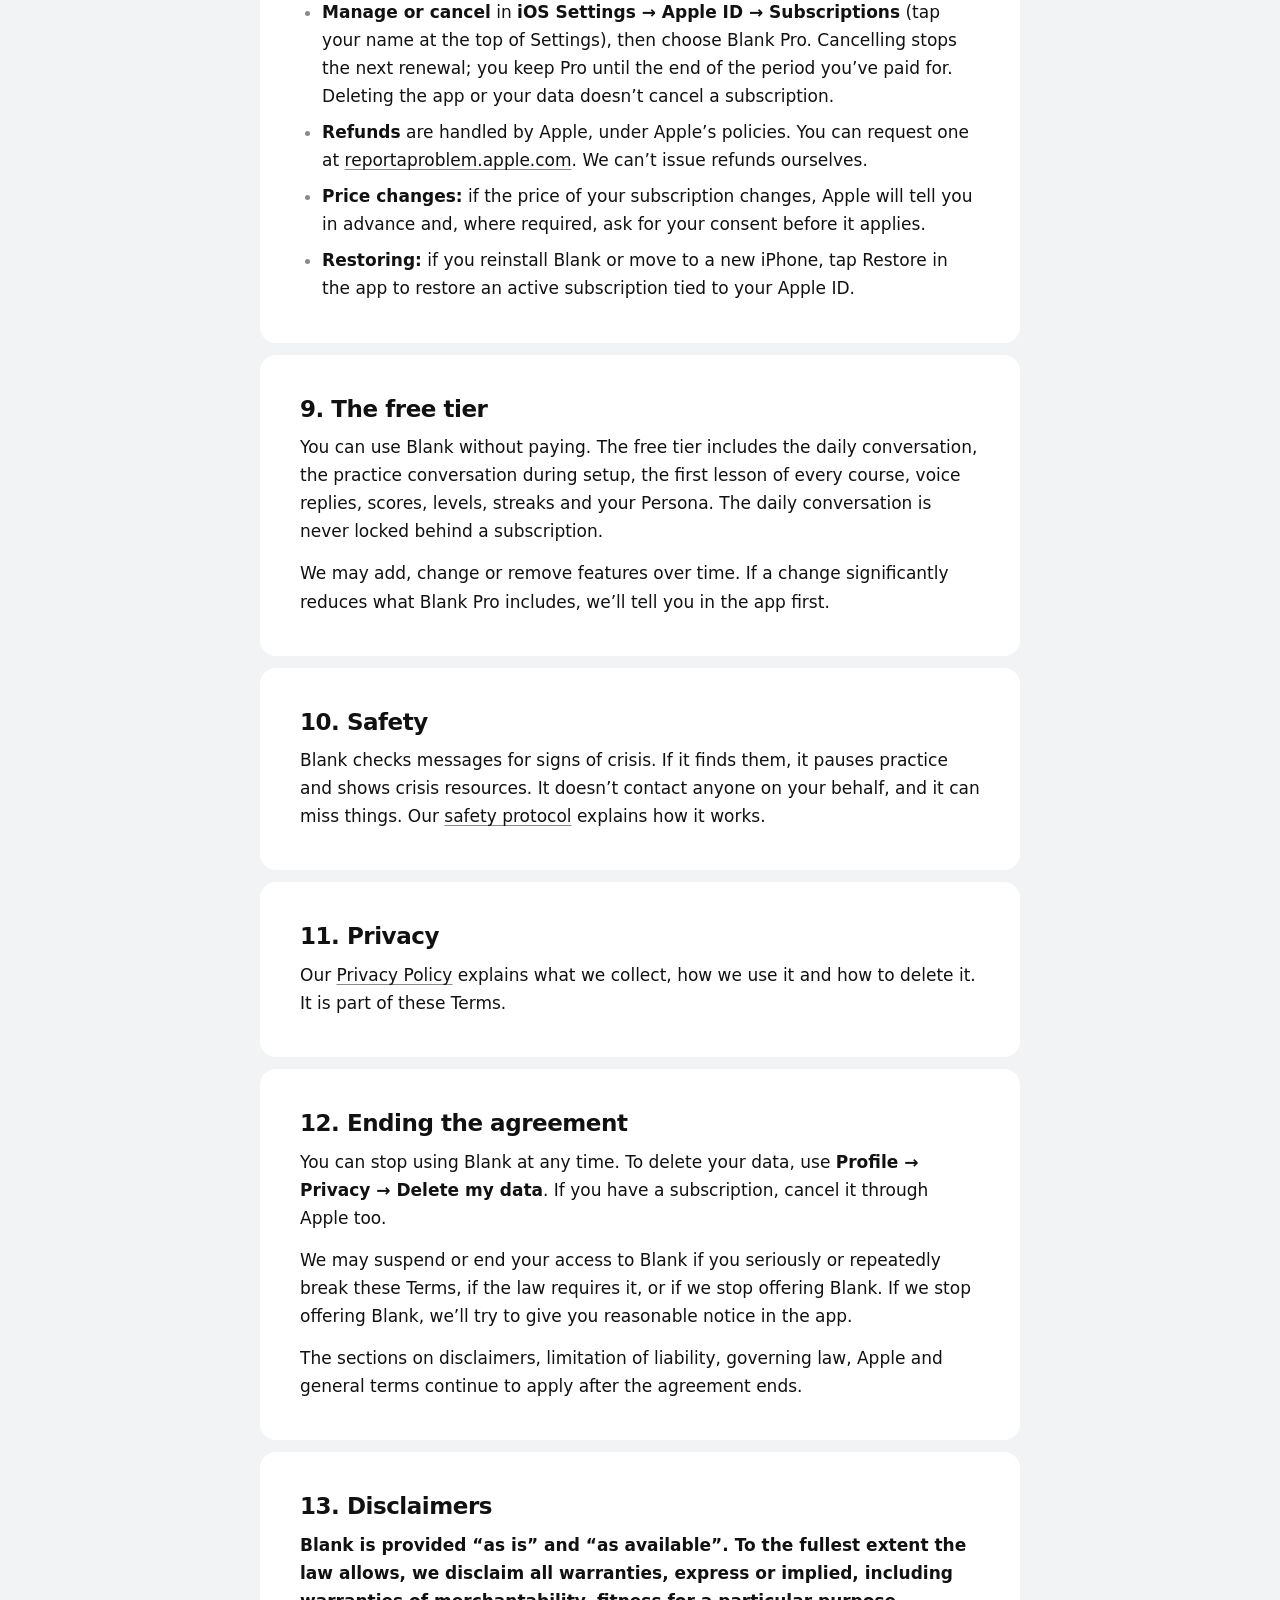
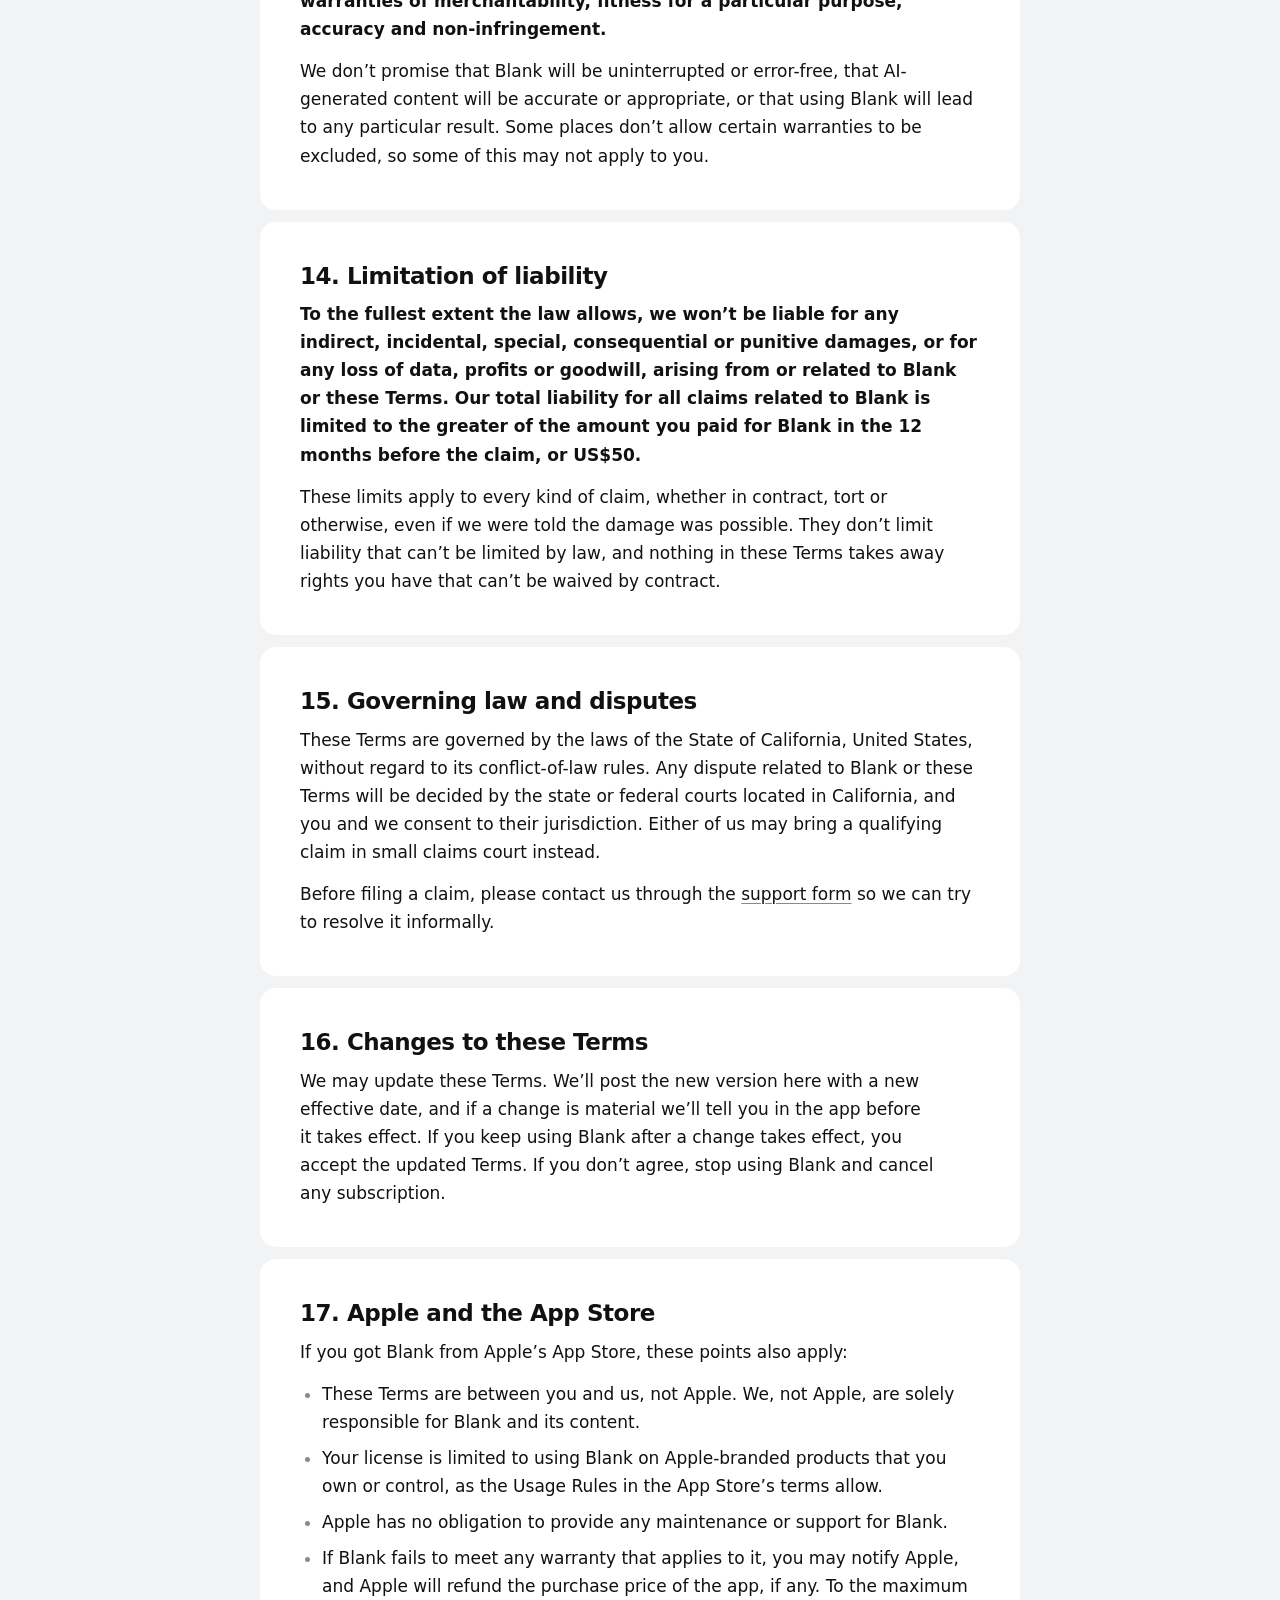
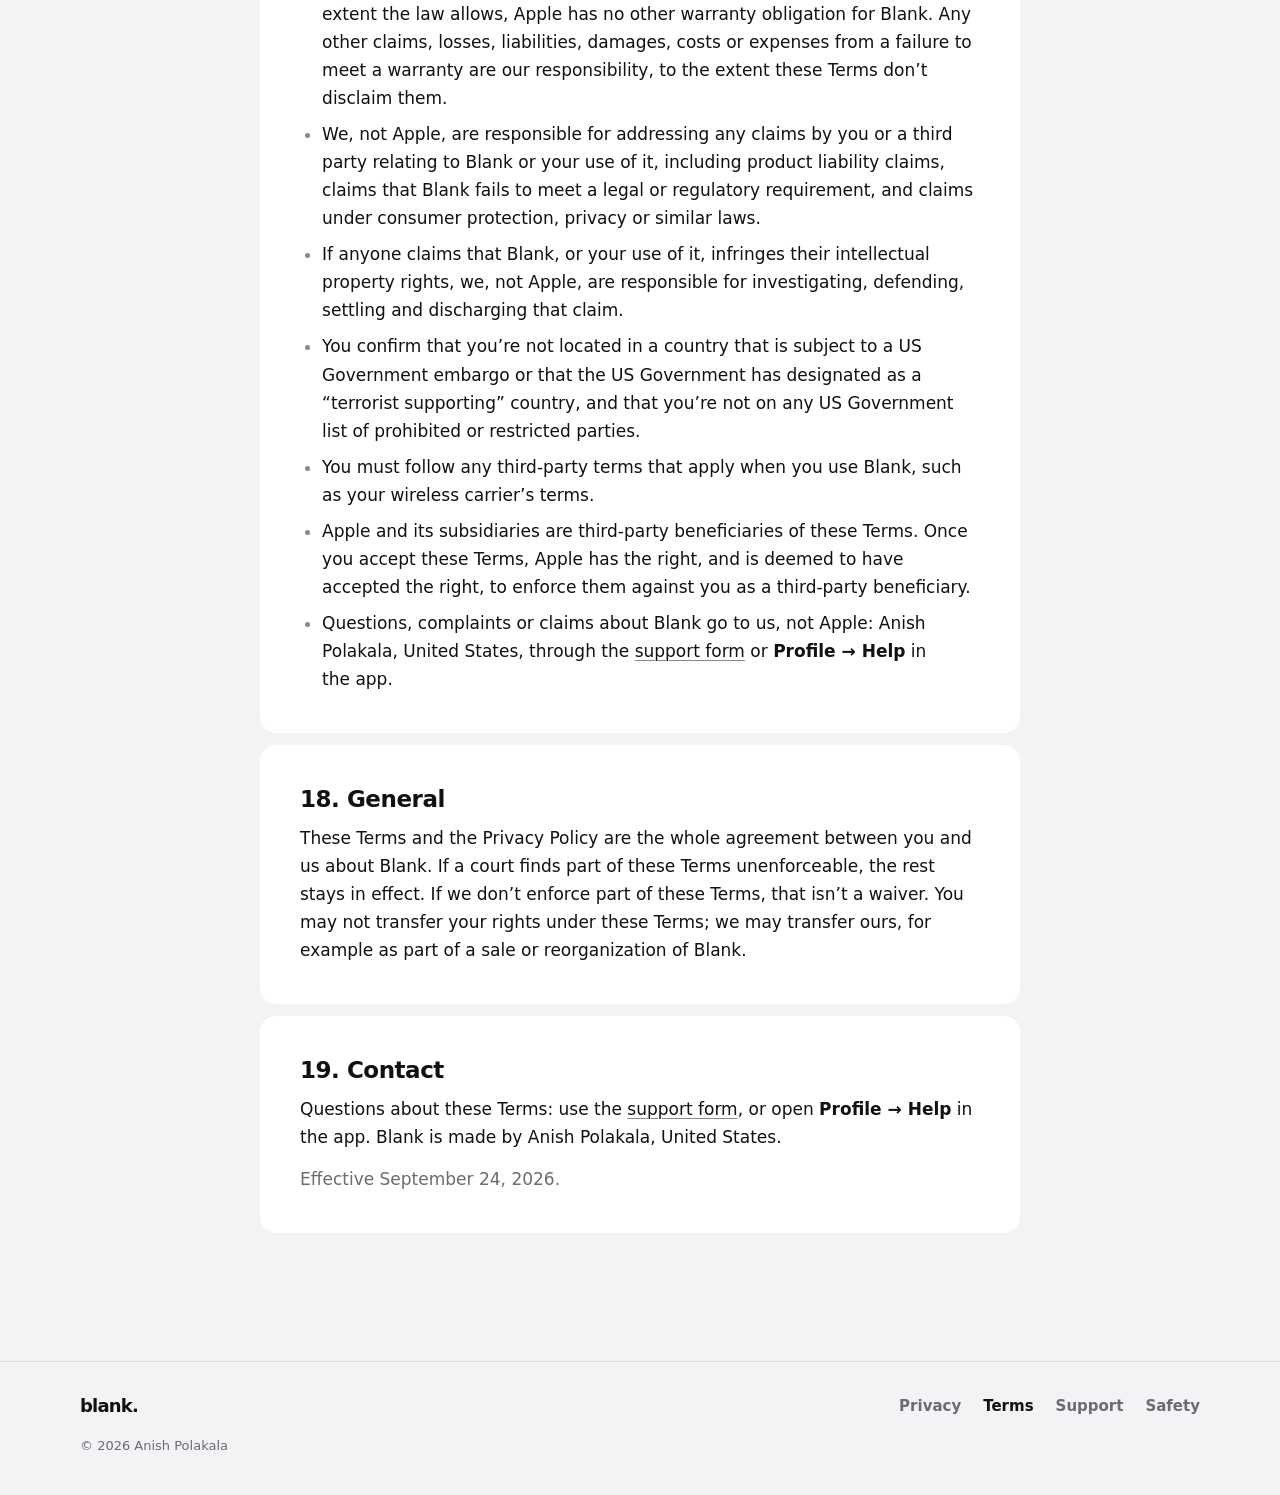
<file: terms.html>
<!doctype html>
<html lang="en">
<head>
<meta charset="utf-8">
<meta name="viewport" content="width=device-width, initial-scale=1">
<title>Terms of use · Blank</title>
<meta name="description" content="The terms of use and end user license agreement for the Blank app, including subscriptions.">
<meta name="color-scheme" content="light dark">
<meta name="theme-color" content="#F1F3F4" media="(prefers-color-scheme: light)">
<meta name="theme-color" content="#000000" media="(prefers-color-scheme: dark)">
<meta name="referrer" content="no-referrer">
<meta name="format-detection" content="telephone=no">
<meta http-equiv="Content-Security-Policy" content="default-src 'self'; script-src 'self'; style-src 'self' https://fonts.googleapis.com; font-src https://fonts.gstatic.com; img-src 'self' data:; connect-src 'none'; base-uri 'none'; form-action 'self'; object-src 'none'">
<meta property="og:title" content="Terms of use · Blank">
<meta property="og:description" content="The terms of use and end user license agreement for the Blank app, including subscriptions.">
<meta property="og:type" content="website">
<link rel="icon" href="assets/favicon.svg" type="image/svg+xml">
<link rel="apple-touch-icon" href="assets/apple-touch-icon.png">
<link rel="preconnect" href="https://fonts.googleapis.com">
<link rel="preconnect" href="https://fonts.gstatic.com" crossorigin>
<link rel="stylesheet" href="https://fonts.googleapis.com/css2?family=Plus+Jakarta+Sans:wght@400;500;600;700;800&display=swap">
<link rel="stylesheet" href="assets/site.css">
</head>
<body>
<a class="skip-link" href="#main">Skip to content</a>
<header class="site-header">
  <div class="wrap site-header__inner">
    <a class="wordmark" href="./">blank.</a>
    <nav class="site-nav" aria-label="Main">
      <ul>
        <li><a href="safety.html">Safety</a></li>
        <li><a href="support.html">Support</a></li>
      </ul>
    </nav>
  </div>
</header>
<main id="main">
  <div class="page-head wrap--doc">
    <p class="eyebrow">Terms of use</p>
    <h1 class="page-title">terms.</h1>
    <p class="lede">The rules for using Blank, in plain English. This page is also the app’s end user license agreement (EULA).</p>
    <p class="meta">Effective September 24, 2026</p>
  </div>
  <div class="wrap--doc stack">
    <section class="card card--dark" aria-labelledby="short-title">
      <h2 class="eyebrow" id="short-title">The short version</h2>
      <ul class="summary">
        <li>You must be 18 or older to use Blank.</li>
        <li>Blank is practice. Its characters and feedback are AI and can be wrong. It isn’t therapy or professional advice.</li>
        <li>Be decent to the characters, don’t try to pull out our prompts, and don’t use Blank for anything illegal.</li>
        <li>Blank Pro renews automatically through Apple until you cancel. Cancel at least 24 hours before it renews. Apple handles refunds.</li>
        <li>These terms are governed by California law.</li>
      </ul>
      <p class="summary-note">The full terms below are what count.</p>
    </section>
    <nav class="card toc" aria-labelledby="toc-title">
      <h2 class="eyebrow" id="toc-title">Contents</h2>
      <ol>
        <li><a href="#agreement">1. The agreement</a></li>
        <li><a href="#eligibility">2. Who can use Blank</a></li>
        <li><a href="#what-it-is">3. What Blank is, and isn’t</a></li>
        <li><a href="#account">4. Your account</a></li>
        <li><a href="#license">5. Your license to use Blank</a></li>
        <li><a href="#content">6. Your content</a></li>
        <li><a href="#acceptable-use">7. Acceptable use</a></li>
        <li><a href="#subscriptions">8. Blank Pro subscriptions</a></li>
        <li><a href="#free">9. The free tier</a></li>
        <li><a href="#safety">10. Safety</a></li>
        <li><a href="#privacy">11. Privacy</a></li>
        <li><a href="#ending">12. Ending the agreement</a></li>
        <li><a href="#disclaimers">13. Disclaimers</a></li>
        <li><a href="#liability">14. Limitation of liability</a></li>
        <li><a href="#law">15. Governing law and disputes</a></li>
        <li><a href="#changes">16. Changes to these Terms</a></li>
        <li><a href="#apple">17. Apple and the App Store</a></li>
        <li><a href="#general">18. General</a></li>
        <li><a href="#contact">19. Contact</a></li>
      </ol>
    </nav>
    <section class="card prose" id="agreement">
      <h2>1. The agreement</h2>
      <p>These Terms of Use (“Terms”) are an agreement between you and Anish Polakala, the developer of Blank (“we”, “us”). They are also the end user license agreement (EULA) for the Blank app, and they cover the app and this website.</p>
      <p>By downloading or using Blank, you agree to these Terms and to our <a href="privacy.html">Privacy Policy</a>. If you don’t agree, please don’t use Blank.</p>
    </section>
    <section class="card prose" id="eligibility">
      <h2>2. Who can use Blank</h2>
      <p>You must be at least 18 years old to use Blank. By using it, you confirm that you are. Blank is not intended for anyone under 18, and AI chat, including Blank’s characters, may not be suitable for some minors.</p>
      <p>Blank is offered in the United States.</p>
    </section>
    <section class="card prose" id="what-it-is">
      <h2>3. What Blank is, and isn’t</h2>
      <p>Blank is a tool for practicing everyday conversations. Pip, the coach, and every character you talk with are AI. The scenes and characters are made up, and any resemblance to real people is a coincidence.</p>
      <p>The characters’ lines and Pip’s feedback are generated automatically. They are practice feedback: they can be inaccurate, incomplete or a poor fit for your situation, and they aren’t a judgment of you.</p>
      <p><strong>Blank is not therapy, and nothing in it is professional, legal, medical or mental-health advice.</strong> It isn’t a substitute for professional care, and it isn’t an emergency or crisis service. Use your own judgment in real conversations.</p>
      <p>If you’re in crisis, call or text 988 in the US, or call your local emergency number. See our <a href="safety.html">safety protocol</a>.</p>
    </section>
    <section class="card prose" id="account">
      <h2>4. Your account</h2>
      <p>Blank creates an account for you automatically, identified by a random ID and a secret key stored on your iPhone. There’s no email or password, so keep your phone secure. If you lose access to your device, we may not be able to recover your history.</p>
      <p>You’re responsible for what happens on your account.</p>
    </section>
    <section class="card prose" id="license">
      <h2>5. Your license to use Blank</h2>
      <p>We grant you a personal, non-exclusive, non-transferable, revocable license to use Blank on Apple-branded devices that you own or control, as permitted by the Usage Rules in the App Store’s terms, including use by other accounts through Family Sharing where the App Store allows it.</p>
      <p>You may not copy, modify or distribute Blank; reverse engineer or decompile it, except where the law allows; rent, sell or sublicense it; or use it to build a competing product.</p>
      <p>We and our licensors own Blank, including its software, design, scenes, courses, characters, text and the Blank and Pip names. These Terms don’t give you any rights to them except the license above.</p>
    </section>
    <section class="card prose" id="content">
      <h2>6. Your content</h2>
      <p>What you write or say in Blank is yours. You give us permission to store, process and transmit it, including sending it to our AI provider, only to run Blank for you and keep it safe, as our <a href="privacy.html">Privacy Policy</a> describes.</p>
      <p>Please don’t share other people’s private information, or anything you don’t have the right to share. The lines and feedback Blank generates for you are yours to use for your own practice.</p>
    </section>
    <section class="card prose" id="acceptable-use">
      <h2>7. Acceptable use</h2>
      <p>Blank is for practicing honestly, including the hard moments. Being blunt or awkward in a scene is part of practice. These aren’t allowed:</p>
      <ul>
        <li>Harassing the AI: hate speech, slurs, threats of violence, or sexual harassment aimed at the characters.</li>
        <li>Trying to extract or reveal the prompts, instructions or systems behind Blank, or trying to make the AI ignore its rules.</li>
        <li>Sexually explicit content.</li>
        <li>Using Blank for anything illegal, creating illegal content with it, or using it to plan harm to anyone.</li>
        <li>Interfering with Blank: automated access, scraping, overloading our servers, getting around the daily limits, or probing for security weaknesses. If you find a security problem, please tell us through the support form.</li>
        <li>Reselling or sharing access to Blank Pro beyond what the App Store allows.</li>
      </ul>
      <p>If you break these rules, the app may end the scene, pause practice or limit features, and we may suspend or end your access. We aim to be proportionate.</p>
    </section>
    <section class="card prose" id="subscriptions">
      <h2>8. Blank Pro subscriptions</h2>
      <p>Blank Pro is an optional, auto-renewing subscription. It adds two practice conversations a day in any situation on top of the daily conversation (three a day in total), every lesson in every course, read-aloud character voices, Redo that moment, and your full history of transcripts and feedback.</p>
      <dl class="facts">
        <div><dt>Annual</dt><dd>$59.99 per year. Eligible new subscribers start with a 7-day free trial.</dd></div>
        <div><dt>Monthly</dt><dd>$12.99 per month. No free trial.</dd></div>
      </dl>
      <p>Prices are in US dollars and don’t include any applicable tax. The price shown in the app when you buy is the price you pay.</p>
      <h3>How billing works</h3>
      <ul>
        <li>Payment is charged to your Apple ID when you confirm the purchase or, if you start a free trial, when the trial ends.</li>
        <li><strong>Your subscription renews automatically</strong> for the same period and price unless you cancel at least 24 hours before the end of the current period. Your Apple ID is charged for the renewal within the 24 hours before the period ends.</li>
        <li><strong>Free trial:</strong> if you start the 7-day trial, you’re charged $59.99 when it ends unless you cancel at least 24 hours before. Trials are for eligible new subscribers, as determined by the App Store. If you buy a subscription during a free trial, any unused part of the trial ends when you buy.</li>
        <li><strong>Manage or cancel</strong> in <span class="path">iOS Settings → Apple ID → Subscriptions</span> (tap your name at the top of Settings), then choose Blank Pro. Cancelling stops the next renewal; you keep Pro until the end of the period you’ve paid for. Deleting the app or your data doesn’t cancel a subscription.</li>
        <li><strong>Refunds</strong> are handled by Apple, under Apple’s policies. You can request one at <a href="https://reportaproblem.apple.com">reportaproblem.apple.com</a>. We can’t issue refunds ourselves.</li>
        <li><strong>Price changes:</strong> if the price of your subscription changes, Apple will tell you in advance and, where required, ask for your consent before it applies.</li>
        <li><strong>Restoring:</strong> if you reinstall Blank or move to a new iPhone, tap Restore in the app to restore an active subscription tied to your Apple ID.</li>
      </ul>
    </section>
    <section class="card prose" id="free">
      <h2>9. The free tier</h2>
      <p>You can use Blank without paying. The free tier includes the daily conversation, the practice conversation during setup, the first lesson of every course, voice replies, scores, levels, streaks and your Persona. The daily conversation is never locked behind a subscription.</p>
      <p>We may add, change or remove features over time. If a change significantly reduces what Blank Pro includes, we’ll tell you in the app first.</p>
    </section>
    <section class="card prose" id="safety">
      <h2>10. Safety</h2>
      <p>Blank checks messages for signs of crisis. If it finds them, it pauses practice and shows crisis resources. It doesn’t contact anyone on your behalf, and it can miss things. Our <a href="safety.html">safety protocol</a> explains how it works.</p>
    </section>
    <section class="card prose" id="privacy">
      <h2>11. Privacy</h2>
      <p>Our <a href="privacy.html">Privacy Policy</a> explains what we collect, how we use it and how to delete it. It is part of these Terms.</p>
    </section>
    <section class="card prose" id="ending">
      <h2>12. Ending the agreement</h2>
      <p>You can stop using Blank at any time. To delete your data, use <span class="path">Profile → Privacy → Delete my data</span>. If you have a subscription, cancel it through Apple too.</p>
      <p>We may suspend or end your access to Blank if you seriously or repeatedly break these Terms, if the law requires it, or if we stop offering Blank. If we stop offering Blank, we’ll try to give you reasonable notice in the app.</p>
      <p>The sections on disclaimers, limitation of liability, governing law, Apple and general terms continue to apply after the agreement ends.</p>
    </section>
    <section class="card prose" id="disclaimers">
      <h2>13. Disclaimers</h2>
      <p class="conspicuous">Blank is provided “as is” and “as available”. To the fullest extent the law allows, we disclaim all warranties, express or implied, including warranties of merchantability, fitness for a particular purpose, accuracy and non-infringement.</p>
      <p>We don’t promise that Blank will be uninterrupted or error-free, that AI-generated content will be accurate or appropriate, or that using Blank will lead to any particular result. Some places don’t allow certain warranties to be excluded, so some of this may not apply to you.</p>
    </section>
    <section class="card prose" id="liability">
      <h2>14. Limitation of liability</h2>
      <p class="conspicuous">To the fullest extent the law allows, we won’t be liable for any indirect, incidental, special, consequential or punitive damages, or for any loss of data, profits or goodwill, arising from or related to Blank or these Terms. Our total liability for all claims related to Blank is limited to the greater of the amount you paid for Blank in the 12 months before the claim, or US$50.</p>
      <p>These limits apply to every kind of claim, whether in contract, tort or otherwise, even if we were told the damage was possible. They don’t limit liability that can’t be limited by law, and nothing in these Terms takes away rights you have that can’t be waived by contract.</p>
    </section>
    <section class="card prose" id="law">
      <h2>15. Governing law and disputes</h2>
      <p>These Terms are governed by the laws of the State of California, United States, without regard to its conflict-of-law rules. Any dispute related to Blank or these Terms will be decided by the state or federal courts located in California, and you and we consent to their jurisdiction. Either of us may bring a qualifying claim in small claims court instead.</p>
      <p>Before filing a claim, please contact us through the <a href="support.html#contact">support form</a> so we can try to resolve it informally.</p>
    </section>
    <section class="card prose" id="changes">
      <h2>16. Changes to these Terms</h2>
      <p>We may update these Terms. We’ll post the new version here with a new effective date, and if a change is material we’ll tell you in the app before it takes effect. If you keep using Blank after a change takes effect, you accept the updated Terms. If you don’t agree, stop using Blank and cancel any subscription.</p>
    </section>
    <section class="card prose" id="apple">
      <h2>17. Apple and the App Store</h2>
      <p>If you got Blank from Apple’s App Store, these points also apply:</p>
      <ul>
        <li>These Terms are between you and us, not Apple. We, not Apple, are solely responsible for Blank and its content.</li>
        <li>Your license is limited to using Blank on Apple-branded products that you own or control, as the Usage Rules in the App Store’s terms allow.</li>
        <li>Apple has no obligation to provide any maintenance or support for Blank.</li>
        <li>If Blank fails to meet any warranty that applies to it, you may notify Apple, and Apple will refund the purchase price of the app, if any. To the maximum extent the law allows, Apple has no other warranty obligation for Blank. Any other claims, losses, liabilities, damages, costs or expenses from a failure to meet a warranty are our responsibility, to the extent these Terms don’t disclaim them.</li>
        <li>We, not Apple, are responsible for addressing any claims by you or a third party relating to Blank or your use of it, including product liability claims, claims that Blank fails to meet a legal or regulatory requirement, and claims under consumer protection, privacy or similar laws.</li>
        <li>If anyone claims that Blank, or your use of it, infringes their intellectual property rights, we, not Apple, are responsible for investigating, defending, settling and discharging that claim.</li>
        <li>You confirm that you’re not located in a country that is subject to a US Government embargo or that the US Government has designated as a “terrorist supporting” country, and that you’re not on any US Government list of prohibited or restricted parties.</li>
        <li>You must follow any third-party terms that apply when you use Blank, such as your wireless carrier’s terms.</li>
        <li>Apple and its subsidiaries are third-party beneficiaries of these Terms. Once you accept these Terms, Apple has the right, and is deemed to have accepted the right, to enforce them against you as a third-party beneficiary.</li>
        <li>Questions, complaints or claims about Blank go to us, not Apple: Anish Polakala, United States, through the <a href="support.html#contact">support form</a> or <span class="path">Profile → Help</span> in the app.</li>
      </ul>
    </section>
    <section class="card prose" id="general">
      <h2>18. General</h2>
      <p>These Terms and the Privacy Policy are the whole agreement between you and us about Blank. If a court finds part of these Terms unenforceable, the rest stays in effect. If we don’t enforce part of these Terms, that isn’t a waiver. You may not transfer your rights under these Terms; we may transfer ours, for example as part of a sale or reorganization of Blank.</p>
    </section>
    <section class="card prose" id="contact">
      <h2>19. Contact</h2>
      <p>Questions about these Terms: use the <a href="support.html#contact">support form</a>, or open <span class="path">Profile → Help</span> in the app. Blank is made by Anish Polakala, United States.</p>
      <p class="muted">Effective September 24, 2026.</p>
    </section>
  </div>
</main>
<footer class="site-footer">
  <div class="wrap site-footer__inner">
    <a class="wordmark wordmark--sm" href="./">blank.</a>
    <nav aria-label="Legal and help">
      <ul class="footer-links">
        <li><a href="privacy.html">Privacy</a></li>
        <li><a href="terms.html" aria-current="page">Terms</a></li>
        <li><a href="support.html">Support</a></li>
        <li><a href="safety.html">Safety</a></li>
      </ul>
    </nav>
    <p class="copyright">&copy; 2026 Anish Polakala</p>
  </div>
</footer>
</body>
</html>
</file>
<file: assets/site.css>
/* Blank. website
   Tokens mirror docs/BUILD_SPEC.md §7 (light / dark). One family, no accent color,
   black stadium buttons, white r16 cards on a soft grey page. */

/* ── Tokens ─────────────────────────────────────────────────────────────── */
:root {
  color-scheme: light dark;

  --page: #F1F3F4;
  --surface: #FFFFFF;
  --surface-muted: #EBEBED;
  --surface-elevated: #FFFFFF;
  --ink: #111111;
  --ink-2: #6B6B70;          /* 4.76:1 on page, 5.30:1 on white */
  --ink-3: #8A8A8E;          /* decorative only: under 4.5:1 */
  --cta: #111111;
  --on-cta: #F1F3F4;         /* text on cta = page color */
  --hero-from: #0B080B;
  --hero-to: #2F2F2F;
  --neg: #C9534A;
  --neg-ink: #B0433B;        /* neg is 4.36:1 on white; error text uses this AA step (5.66:1) */
  --neg-soft: #EAC4C1;
  --neg-wash: #F7E4E2;
  --hairline: rgba(0, 0, 0, 0.08);
  --hairline-strong: rgba(0, 0, 0, 0.14);
  --focus: #111111;

  --r-hero: 36px;
  --r-screen: 28px;
  --r-card: 16px;
  --r-field: 12px;
  --r-pill: 999px;

  --gutter: clamp(16px, 4.5vw, 40px);
  --measure: 680px;
  --card-pad: clamp(20px, 5vw, 40px);

  --font: "Plus Jakarta Sans", system-ui, -apple-system, BlinkMacSystemFont, "Segoe UI", Roboto,
    "Helvetica Neue", Arial, sans-serif;

  --dur: 200ms;
  --ease: cubic-bezier(0.2, 0.8, 0.2, 1);
}

@media (prefers-color-scheme: dark) {
  :root {
    --page: #000000;
    --surface: #111111;
    --surface-muted: #1C1C1E;
    --surface-elevated: #2F2F2F;
    --ink: #F5F5F7;
    --ink-2: #A1A1A6;        /* 8.16:1 on page */
    --ink-3: #6E6E73;
    --cta: #F5F5F7;
    --on-cta: #000000;
    --neg: #E08A82;
    --neg-ink: #E08A82;
    --neg-soft: #EAC4C1;
    --neg-wash: rgba(224, 138, 130, 0.14);
    --hairline: rgba(255, 255, 255, 0.10);
    --hairline-strong: rgba(255, 255, 255, 0.18);
    --focus: #F5F5F7;
  }
}

/* ── Base ───────────────────────────────────────────────────────────────── */
*,
*::before,
*::after {
  box-sizing: border-box;
}

html {
  -webkit-text-size-adjust: 100%;
  text-size-adjust: 100%;
  scroll-behavior: smooth;
}

body {
  margin: 0;
  min-height: 100vh;
  display: flex;
  flex-direction: column;
  background: var(--page);
  color: var(--ink);
  font-family: var(--font);
  font-size: 1rem;
  line-height: 1.5;
  -webkit-font-smoothing: antialiased;
  -moz-osx-font-smoothing: grayscale;
  text-rendering: optimizeLegibility;
  overflow-wrap: break-word;
}

main {
  flex: 1 0 auto;
}

h1,
h2,
h3,
p,
ul,
ol,
dl,
dd,
figure,
blockquote {
  margin: 0;
}

h1,
h2,
h3 {
  font-weight: 700;
  text-wrap: balance;
}

p,
li,
dd {
  text-wrap: pretty;
}

a {
  color: inherit;
  text-decoration-thickness: 1px;
  text-underline-offset: 0.2em;
}

strong {
  font-weight: 700;
}

svg {
  display: block;
}

::selection {
  background: var(--ink);
  color: var(--page);
}

:focus-visible {
  outline: 2.5px solid var(--focus);
  outline-offset: 3px;
}

[id] {
  scroll-margin-top: 24px;
}

.visually-hidden {
  position: absolute !important;
  width: 1px;
  height: 1px;
  padding: 0;
  margin: -1px;
  overflow: hidden;
  clip: rect(0 0 0 0);
  white-space: nowrap;
  border: 0;
}

.skip-link {
  position: absolute;
  left: 16px;
  top: 12px;
  z-index: 10;
  padding: 10px 18px;
  border-radius: var(--r-pill);
  background: var(--cta);
  color: var(--on-cta);
  font-weight: 600;
  text-decoration: none;
  transform: translateY(-160%);
  transition: transform var(--dur) var(--ease);
}

.skip-link:focus-visible {
  transform: none;
}

.wrap {
  width: min(100% - 2 * var(--gutter), 1120px);
  margin-inline: auto;
}

.wrap--doc {
  width: min(100% - 2 * var(--gutter), calc(var(--measure) + 2 * var(--card-pad)));
  margin-inline: auto;
}

/* ── Type roles ─────────────────────────────────────────────────────────── */
.eyebrow {
  font-size: 0.75rem;
  line-height: 1.2;
  font-weight: 700;
  letter-spacing: 0.08em;
  text-transform: uppercase;
  color: var(--ink-2);
}

.wordmark {
  font-weight: 800;
  font-size: 1.375rem;
  line-height: 1;
  letter-spacing: -0.045em;
  text-decoration: none;
  color: var(--ink);
  border-radius: 6px;
}

/* ── Header ─────────────────────────────────────────────────────────────── */
.site-header__inner {
  display: flex;
  align-items: center;
  justify-content: space-between;
  gap: 16px;
  padding-block: 22px;
}

.site-nav ul {
  display: flex;
  align-items: center;
  list-style: none;
  padding: 0;
  margin: 0;
}

.site-nav li + li::before {
  content: "";
  display: inline-block;
  width: 3px;
  height: 3px;
  margin-inline: 12px;
  border-radius: 50%;
  background: var(--ink-3);
  vertical-align: middle;
}

.site-nav a {
  font-size: 0.9375rem;
  font-weight: 600;
  color: var(--ink-2);
  text-decoration: none;
  border-radius: 6px;
  transition: color var(--dur) var(--ease);
}

.site-nav a:hover,
.site-nav a[aria-current="page"] {
  color: var(--ink);
}

/* ── Buttons ────────────────────────────────────────────────────────────── */
.btn {
  display: inline-flex;
  align-items: center;
  justify-content: center;
  gap: 10px;
  min-height: 58px;
  padding: 0 28px;
  border: 0;
  border-radius: var(--r-pill);
  font: inherit;
  font-size: 1.0625rem;
  font-weight: 600;
  line-height: 1.2;
  text-align: center;
  text-decoration: none;
  cursor: pointer;
  transition: background-color var(--dur) var(--ease), color var(--dur) var(--ease),
    opacity var(--dur) var(--ease), transform var(--dur) var(--ease);
}

.btn:active {
  transform: scale(0.98);
}

.btn--primary {
  background: var(--cta);
  color: var(--on-cta);
}

.btn--primary:hover {
  opacity: 0.86;
}

.btn--secondary {
  min-height: 47px;
  padding: 0 22px;
  font-size: 1rem;
  background: transparent;
  color: var(--ink);
  box-shadow: inset 0 0 0 1.5px var(--ink);
}

.btn--secondary:hover {
  background: var(--hairline);
}

.btn--light {
  min-height: 47px;
  padding: 0 20px;
  font-size: 1rem;
  background: #F5F5F7;
  color: #111111;
}

.btn--light:hover {
  background: #FFFFFF;
}

.btn[disabled],
.btn[aria-disabled="true"] {
  opacity: 0.45;
  cursor: not-allowed;
  transform: none;
}

/* App Store badge: plain text, no Apple artwork. The <a> has no href until the listing is live
   (and says "Coming soon"); on release day add href="https://apps.apple.com/app/id6815487245" and
   "Download on the", which turns on the link styles. */
.store {
  display: inline-flex;
  flex-direction: column;
  justify-content: center;
  min-height: 58px;
  padding: 8px 28px 9px;
  border-radius: var(--r-pill);
  background: var(--cta);
  color: var(--on-cta);
  text-decoration: none;
  line-height: 1.1;
}

.store__small {
  font-size: 0.75rem;
  font-weight: 500;
  opacity: 0.78;
}

.store__big {
  font-size: 1.1875rem;
  font-weight: 700;
  letter-spacing: -0.015em;
}

.store[href] {
  cursor: pointer;
  transition: opacity var(--dur) var(--ease), transform var(--dur) var(--ease);
}

.store[href]:hover {
  opacity: 0.86;
}

.store[href]:active {
  transform: scale(0.98);
}

.store:not([href]) {
  cursor: default;
}

/* ── Landing: hero ──────────────────────────────────────────────────────── */
.hero {
  display: grid;
  gap: 28px;
  padding-block: 20px 72px;
}

.hero__pip {
  order: -1;
  width: 88px;
}

.pip {
  width: 100%;
  height: auto;
  overflow: visible;
}

.pip__body {
  fill: var(--ink);
}

.pip__eye {
  fill: none;
  stroke: var(--page);
  stroke-width: 5;
  stroke-linecap: round;
}

.pip--hero .pip__eye {
  stroke-width: 3.6;
}

.hero__title {
  font-size: clamp(2.25rem, 1.25rem + 4.6vw, 4.25rem);
  line-height: 1.03;
  letter-spacing: -0.035em;
  font-weight: 700;
  max-width: 13ch;
}

.caret {
  display: inline-block;
  width: 0.07em;
  height: 0.82em;
  margin-left: 0.1em;
  border-radius: 2px;
  background: currentColor;
  vertical-align: -0.06em;
  animation: caret-blink 1.1s steps(1, end) 4 forwards;
}

@keyframes caret-blink {
  0% { opacity: 1; }
  50% { opacity: 0; }
  100% { opacity: 0; }
}

.hero__lede {
  margin-top: 20px;
  max-width: 30ch;
  font-size: clamp(1.125rem, 1rem + 0.6vw, 1.375rem);
  line-height: 1.45;
  color: var(--ink-2);
}

.hero__actions {
  display: flex;
  flex-wrap: wrap;
  align-items: center;
  gap: 12px 16px;
  margin-top: 32px;
}

.hero__note {
  margin-top: 18px;
  font-size: 0.875rem;
  font-weight: 500;
  color: var(--ink-2);
}

@media (min-width: 880px) {
  .hero {
    grid-template-columns: minmax(0, 7fr) minmax(0, 5fr);
    align-items: center;
    gap: 48px;
    min-height: min(600px, 72vh);
    padding-block: 24px 96px;
  }

  .hero__pip {
    order: 0;
    width: min(100%, 340px);
    justify-self: center;
  }
}

/* ── Landing: how it works ──────────────────────────────────────────────── */
.how {
  padding-block: 8px 24px;
}

.section-head {
  max-width: 40rem;
  margin-bottom: 36px;
}

.section-title {
  margin-top: 10px;
  font-size: clamp(1.75rem, 1.2rem + 2.4vw, 2.75rem);
  line-height: 1.08;
  letter-spacing: -0.03em;
}

.steps {
  list-style: none;
  padding: 0;
  display: grid;
  gap: 56px;
}

.step {
  display: grid;
  gap: 22px;
  max-width: 460px;
}

.step__num {
  font-size: 0.8125rem;
  font-weight: 700;
  letter-spacing: 0.04em;
  color: var(--ink-2);
  font-variant-numeric: tabular-nums;
}

.step__title {
  margin-top: 6px;
  font-size: 1.375rem;
  line-height: 1.25;
  letter-spacing: -0.02em;
}

.step__body {
  margin-top: 8px;
  color: var(--ink-2);
  line-height: 1.55;
}

@media (min-width: 640px) and (max-width: 959px) {
  .steps {
    gap: 64px;
  }

  .step {
    max-width: none;
    grid-template-columns: minmax(0, 1fr) minmax(0, 1fr);
    align-items: center;
    gap: 32px;
  }
}

@media (min-width: 960px) {
  .steps {
    grid-template-columns: repeat(3, minmax(0, 1fr));
    grid-template-rows: auto auto;
    gap: 22px 24px;
  }

  /* Subgrid keeps the three mock-ups the same height and their captions on one line. */
  .step {
    max-width: none;
    grid-row: span 2;
    grid-template-rows: subgrid;
    align-content: start;
  }

  .step .screen {
    min-height: 468px;
  }
}

/* Product mock-ups. Built in HTML so they stay sharp and follow the theme. */
.screen {
  position: relative;
  display: flex;
  flex-direction: column;
  gap: 10px;
  padding: 16px;
  border-radius: var(--r-screen);
  background: var(--surface-muted);
  box-shadow: inset 0 0 0 1px var(--hairline);
  overflow: hidden;
  font-size: 0.9375rem;
  line-height: 1.4;
}

/* 01: lock screen */
.screen--lock {
  min-height: 360px;
  justify-content: flex-start;
  padding: 30px 14px 20px;
  background: linear-gradient(165deg, var(--hero-from) 0%, var(--hero-to) 100%);
  box-shadow: none;
  color: #F5F5F7;
}

.lock__day {
  text-align: center;
  font-size: 0.9375rem;
  font-weight: 600;
  color: rgba(245, 245, 247, 0.72);
}

.lock__time {
  text-align: center;
  font-size: 4.25rem;
  line-height: 1;
  font-weight: 700;
  letter-spacing: -0.04em;
  font-variant-numeric: tabular-nums;
  margin-top: 4px;
}

.notif {
  display: grid;
  grid-template-columns: 38px minmax(0, 1fr);
  gap: 12px;
  align-items: start;
  margin-top: 56px;
  padding: 12px 14px 13px;
  border-radius: 20px;
  background: rgba(255, 255, 255, 0.13);
  box-shadow: inset 0 0 0 1px rgba(255, 255, 255, 0.08);
}

.notif__icon {
  display: grid;
  place-items: center;
  width: 38px;
  height: 38px;
  border-radius: 9px;
  background: #F5F5F7;
}

.notif__icon svg {
  width: 27px;
  height: 27px;
}

.notif__icon .pip__body {
  fill: #111111;
}

.notif__icon .pip__eye {
  stroke: #F5F5F7;
  stroke-width: 6;
}

.notif__head {
  display: flex;
  justify-content: space-between;
  gap: 8px;
  font-weight: 700;
}

.notif__time {
  font-size: 0.8125rem;
  font-weight: 500;
  color: rgba(245, 245, 247, 0.66);
}

.notif__body {
  margin-top: 1px;
  color: rgba(245, 245, 247, 0.94);
}

.lock__hint {
  margin-top: auto;
  text-align: center;
  font-size: 0.8125rem;
  font-weight: 500;
  color: rgba(245, 245, 247, 0.6);
}

/* 02: a scene in progress */
.scene {
  padding: 14px 16px 15px;
  border-radius: var(--r-card);
  background: var(--surface-elevated);
}

.scene__who {
  display: flex;
  align-items: center;
  gap: 8px;
  font-size: 0.8125rem;
  font-weight: 600;
  color: var(--ink-2);
}

.scene__who b {
  color: var(--ink);
  font-weight: 700;
}

.scene__setting {
  margin-top: 8px;
  font-size: 0.875rem;
  line-height: 1.45;
}

.scene__job {
  margin-top: 12px;
  padding-top: 11px;
  border-top: 1px solid var(--hairline);
  font-size: 0.875rem;
  font-weight: 600;
}

.scene__job .eyebrow {
  display: block;
  margin-bottom: 3px;
  font-size: 0.6875rem;
}

.bubble {
  max-width: 84%;
  padding: 10px 14px 11px;
  border-radius: 18px 18px 18px 6px;
  background: var(--surface-elevated);
  align-self: flex-start;
}

.bubble--me {
  border-radius: 18px 18px 6px 18px;
  background: var(--cta);
  color: var(--on-cta);
  align-self: flex-end;
}

/* 03: feedback */
.screen--feedback {
  justify-content: center;
}

.fb {
  padding: 18px 18px 19px;
  border-radius: var(--r-card);
  background: var(--surface-elevated);
}

.fb__reveal {
  margin-top: 8px;
  font-size: 0.9375rem;
  line-height: 1.45;
}

.fb__block {
  margin-top: 14px;
  padding-top: 13px;
  border-top: 1px solid var(--hairline);
}

.fb__quote {
  margin-top: 5px;
  font-size: 1.0625rem;
  line-height: 1.35;
  font-weight: 700;
  letter-spacing: -0.01em;
}

.fb__why {
  margin-top: 4px;
  font-size: 0.875rem;
  line-height: 1.45;
  color: var(--ink-2);
}

.fb__move {
  margin-top: 5px;
  font-size: 0.9375rem;
  line-height: 1.45;
}

.fb__try {
  margin-top: 6px;
  font-size: 0.9375rem;
  font-weight: 600;
}

/* ── Landing: beyond the daily ──────────────────────────────────────────── */
.more {
  padding-block: 64px 8px;
}

.features {
  list-style: none;
  padding: 0;
  display: grid;
  gap: 12px;
}

.feature {
  padding: 22px 22px 24px;
  border-radius: var(--r-card);
  background: var(--surface);
}

.feature__title {
  font-size: 1.125rem;
  line-height: 1.3;
  letter-spacing: -0.015em;
}

.feature__body {
  margin-top: 8px;
  color: var(--ink-2);
  line-height: 1.55;
}

@media (min-width: 960px) {
  .features {
    grid-template-columns: repeat(3, minmax(0, 1fr));
    gap: 24px;
  }
}

/* ── Landing: footnote ──────────────────────────────────────────────────── */
.footnote {
  padding-block: 72px 8px;
}

.footnote p {
  max-width: 44rem;
  font-size: 0.875rem;
  line-height: 1.6;
  font-weight: 500;
  color: var(--ink-2);
}

.footnote strong {
  color: var(--ink);
}

/* ── Inner pages ────────────────────────────────────────────────────────── */
.page-head {
  padding-block: clamp(28px, 7vw, 72px) clamp(28px, 5vw, 44px);
}

.page-title {
  margin-top: 10px;
  font-size: clamp(2.75rem, 1.6rem + 5.4vw, 4.75rem);
  line-height: 0.98;
  font-weight: 800;
  letter-spacing: -0.05em;
}

.lede {
  margin-top: 18px;
  max-width: 34rem;
  font-size: clamp(1.0625rem, 1rem + 0.4vw, 1.25rem);
  line-height: 1.5;
  color: var(--ink-2);
}

.meta {
  margin-top: 14px;
  font-size: 0.8125rem;
  font-weight: 500;
  color: var(--ink-2);
}

.stack {
  display: grid;
  gap: 12px;
}

.stack > * {
  min-width: 0;
}

.card {
  padding: var(--card-pad);
  border-radius: var(--r-card);
  background: var(--surface);
}

.card--dark {
  --focus: #F5F5F7;
  background: linear-gradient(160deg, var(--hero-from) 0%, var(--hero-to) 100%);
  color: #F5F5F7;
}

.card--dark .eyebrow {
  color: rgba(245, 245, 247, 0.7);
}

.card--dark a:not(.btn) {
  color: #F5F5F7;
}

.card--dark ::selection {
  background: #F5F5F7;
  color: #111111;
}

.group-title {
  margin: 36px 0 12px;
  padding-inline: 4px;
}

.group-title:first-child {
  margin-top: 0;
}

/* Long-form text */
.prose {
  font-size: 1rem;
  line-height: 1.65;
}

@media (min-width: 720px) {
  .prose {
    font-size: 1.0625rem;
  }
}

.prose h2 {
  font-size: clamp(1.25rem, 1.1rem + 0.5vw, 1.4375rem);
  line-height: 1.25;
  letter-spacing: -0.02em;
}

.prose h3 {
  margin-top: 26px;
  font-size: 1.0625rem;
  line-height: 1.35;
  letter-spacing: -0.01em;
}

.prose h2 + *,
.prose h3 + * {
  margin-top: 10px;
}

.prose p + p,
.prose p + ul,
.prose p + ol,
.prose ul + p,
.prose ol + p,
.prose p + dl,
.prose dl + p,
.prose ul + ul {
  margin-top: 14px;
}

.prose ul,
.prose ol {
  padding-left: 1.3em;
}

.prose li + li {
  margin-top: 8px;
}

.prose li::marker {
  color: var(--ink-3);
}

.prose ol li::marker {
  color: var(--ink-2);
  font-weight: 600;
}

.prose a {
  text-decoration-color: var(--ink-3);
  overflow-wrap: anywhere;
  border-radius: 3px;
  transition: text-decoration-color var(--dur) var(--ease);
}

.prose a:hover {
  text-decoration-color: currentColor;
}

.prose .muted {
  color: var(--ink-2);
}

.prose .conspicuous {
  font-weight: 600;
}

.path {
  font-weight: 600;
}

/* The short version */
.summary {
  list-style: none;
  padding: 0;
  margin-top: 16px;
  display: grid;
  gap: 12px;
}

.summary li {
  position: relative;
  padding-left: 22px;
  line-height: 1.55;
}

.summary li::before {
  content: "";
  position: absolute;
  left: 2px;
  top: 0.62em;
  width: 7px;
  height: 7px;
  border-radius: 50%;
  background: currentColor;
  opacity: 0.55;
}

.summary-note {
  margin-top: 18px;
  font-size: 0.875rem;
  color: rgba(245, 245, 247, 0.72);
}

/* Contents */
.toc h2 {
  margin-bottom: 12px;
}

.toc ol {
  list-style: none;
  padding: 0;
  margin: 0;
}

.toc li {
  break-inside: avoid;
}

@media (min-width: 640px) {
  .toc ol {
    columns: 2;
    column-gap: 24px;
  }
}

.toc a {
  display: block;
  padding: 6px 0;
  font-weight: 500;
  text-decoration: none;
  color: var(--ink);
  border-radius: 6px;
}

.toc a:hover {
  text-decoration: underline;
  text-decoration-color: var(--ink-3);
}

/* Label / value rows */
.facts {
  margin-top: 16px;
  border-top: 1px solid var(--hairline);
}

.facts > div {
  padding-block: 14px;
  border-bottom: 1px solid var(--hairline);
}

.facts dt {
  font-weight: 700;
  line-height: 1.4;
}

.facts dd {
  margin-top: 4px;
  color: var(--ink-2);
}

@media (min-width: 640px) {
  .facts > div {
    display: grid;
    grid-template-columns: minmax(0, 2fr) minmax(0, 3fr);
    gap: 20px;
  }

  .facts dd {
    margin-top: 0;
  }
}

/* ── FAQ ────────────────────────────────────────────────────────────────── */
.faq {
  padding: 0;
  overflow: hidden;
}

.faq details + details {
  border-top: 1px solid var(--hairline);
}

.faq summary {
  position: relative;
  display: block;
  padding: 18px 56px 18px var(--card-pad);
  font-weight: 600;
  line-height: 1.4;
  cursor: pointer;
  list-style: none;
  transition: background-color var(--dur) var(--ease);
}

.faq summary::-webkit-details-marker {
  display: none;
}

.faq summary:hover {
  background: var(--hairline);
}

.faq summary:focus-visible {
  outline-offset: -3px;
  border-radius: 12px;
}

.faq summary::after {
  content: "";
  position: absolute;
  right: calc(var(--card-pad) + 2px);
  top: 50%;
  width: 9px;
  height: 9px;
  margin-top: -7px;
  border-right: 2px solid var(--ink-2);
  border-bottom: 2px solid var(--ink-2);
  transform: rotate(45deg);
  transition: transform var(--dur) var(--ease), margin-top var(--dur) var(--ease);
}

.faq details[open] > summary::after {
  margin-top: -2px;
  transform: rotate(-135deg);
}

.faq__body {
  padding: 0 var(--card-pad) 22px;
}

/* ── Crisis card ────────────────────────────────────────────────────────── */
.crisis h2 {
  font-size: clamp(1.375rem, 1.2rem + 0.8vw, 1.75rem);
  line-height: 1.2;
  letter-spacing: -0.025em;
}

.crisis__intro {
  margin-top: 10px;
  color: rgba(245, 245, 247, 0.82);
}

.crisis__lines {
  list-style: none;
  padding: 0;
  margin-top: 20px;
  display: grid;
  gap: 10px;
}

@media (min-width: 560px) {
  .crisis__lines {
    grid-template-columns: 1fr 1fr;
  }
}

.crisis__lines .btn {
  width: 100%;
  flex-direction: column;
  gap: 1px;
  min-height: 58px;
  padding: 8px 18px;
}

.crisis__lines small {
  font-size: 0.75rem;
  font-weight: 500;
  color: #4A4A4F;
}

.crisis__danger {
  margin-top: 18px;
  font-weight: 700;
}

/* ── Support form ───────────────────────────────────────────────────────── */
.contact {
  margin-top: 36px;
}

.contact h2 {
  font-size: clamp(1.375rem, 1.2rem + 0.8vw, 1.75rem);
  line-height: 1.2;
  letter-spacing: -0.025em;
}

.contact__intro {
  margin-top: 8px;
  color: var(--ink-2);
}

.form {
  margin-top: 24px;
}

.field + .field {
  margin-top: 20px;
}

.label {
  display: block;
  margin-bottom: 8px;
  font-weight: 700;
}

.label__opt {
  font-weight: 500;
  color: var(--ink-2);
}

.hint {
  margin-top: -2px;
  margin-bottom: 10px;
  font-size: 0.875rem;
  color: var(--ink-2);
}

.input {
  display: block;
  width: 100%;
  padding: 14px 16px;
  border: 1.5px solid transparent;
  border-radius: var(--r-field);
  background: var(--page);
  color: var(--ink);
  font: inherit;
  font-size: 1rem;
  line-height: 1.5;
  transition: border-color var(--dur) var(--ease), background-color var(--dur) var(--ease);
}

.input::placeholder {
  color: var(--ink-2);
  opacity: 1;
}

.input:hover {
  border-color: var(--hairline-strong);
}

.input:focus {
  outline: none;
  border-color: var(--ink);
  background: var(--surface);
  box-shadow: 0 0 0 4px var(--hairline);
}

.input:focus-visible {
  outline: none;
}

.input[aria-invalid="true"] {
  border-color: var(--neg);
}

.input[aria-invalid="true"]:focus {
  box-shadow: 0 0 0 4px rgba(201, 83, 74, 0.18);
}

textarea.input {
  min-height: 176px;
  resize: vertical;
}

.field__foot {
  display: flex;
  justify-content: space-between;
  align-items: flex-start;
  gap: 12px;
  margin-top: 8px;
}

.error {
  font-size: 0.875rem;
  font-weight: 600;
  line-height: 1.4;
  color: var(--neg-ink);
}

.error:empty {
  display: none;
}

.counter {
  margin-left: auto;
  font-size: 0.8125rem;
  font-weight: 500;
  color: var(--ink-2);
  font-variant-numeric: tabular-nums;
  white-space: nowrap;
}

.counter.is-over {
  color: var(--neg-ink);
  font-weight: 700;
}

.hp {
  position: absolute !important;
  left: -10000px;
  top: auto;
  width: 1px;
  height: 1px;
  overflow: hidden;
}

.form__actions {
  display: flex;
  flex-wrap: wrap;
  align-items: center;
  gap: 16px;
  margin-top: 26px;
}

.form__actions .btn {
  width: 100%;
}

@media (min-width: 560px) {
  .form__actions .btn {
    width: auto;
    min-width: 200px;
  }
}

.form__status {
  margin-top: 18px;
  padding: 14px 16px;
  border-radius: var(--r-field);
  background: var(--neg-wash);
  font-weight: 600;
  line-height: 1.45;
}

.form__status:empty {
  display: none;
}

.form__fine {
  margin-top: 22px;
  font-size: 0.875rem;
  line-height: 1.55;
  color: var(--ink-2);
}

.form__fine a {
  text-decoration-color: var(--ink-3);
}

.noscript-note {
  margin-top: 16px;
  font-weight: 600;
}

.sent {
  margin-top: 24px;
  padding: 24px;
  border-radius: var(--r-card);
  background: var(--page);
}

.sent__mark {
  width: 40px;
  height: 40px;
  margin-bottom: 14px;
}

.sent__mark circle {
  fill: var(--cta);
}

.sent__mark path {
  fill: none;
  stroke: var(--on-cta);
  stroke-width: 2.4;
  stroke-linecap: round;
  stroke-linejoin: round;
}

.sent h3 {
  font-size: 1.25rem;
  line-height: 1.3;
  letter-spacing: -0.015em;
}

.sent h3:focus {
  outline: none;
}

.sent p {
  margin-top: 6px;
  color: var(--ink-2);
}

.sent .btn {
  margin-top: 18px;
}

.jump {
  margin-top: 22px;
}

/* ── Footer ─────────────────────────────────────────────────────────────── */
.site-footer {
  margin-top: clamp(72px, 12vw, 128px);
  border-top: 1px solid var(--hairline);
}

.site-footer__inner {
  display: grid;
  gap: 18px;
  padding-block: 32px 40px;
}

.wordmark--sm {
  font-size: 1.125rem;
}

.footer-links {
  display: flex;
  flex-wrap: wrap;
  gap: 6px 22px;
  list-style: none;
  padding: 0;
  margin: 0;
}

.footer-links a {
  font-size: 0.9375rem;
  font-weight: 600;
  color: var(--ink-2);
  text-decoration: none;
  border-radius: 6px;
  transition: color var(--dur) var(--ease);
}

.footer-links a:hover,
.footer-links a[aria-current="page"] {
  color: var(--ink);
}

.copyright {
  font-size: 0.8125rem;
  font-weight: 500;
  color: var(--ink-2);
}

@media (min-width: 720px) {
  .site-footer__inner {
    grid-template-columns: auto 1fr;
    align-items: center;
  }

  .site-footer nav {
    justify-self: end;
  }

  .copyright {
    grid-column: 1 / -1;
  }
}

/* ── Motion and print ───────────────────────────────────────────────────── */
@media (prefers-reduced-motion: reduce) {
  html {
    scroll-behavior: auto;
  }

  *,
  *::before,
  *::after {
    animation: none !important;
    transition: none !important;
  }

  .caret {
    display: none;
  }
}

@media print {
  body {
    background: #FFFFFF;
    color: #000000;
  }

  .site-header nav,
  .site-footer nav,
  .skip-link,
  .toc,
  .contact,
  .jump {
    display: none !important;
  }

  .card,
  .card--dark {
    background: none;
    color: #000000;
    padding: 0;
    margin-bottom: 18px;
  }

  .card--dark .eyebrow,
  .summary-note {
    color: #000000;
  }

  .prose a::after {
    content: " (" attr(href) ")";
    font-size: 0.85em;
  }
}
</file>
<file: onairos/assets/index-m7v9nfBn.css>
@import "https://fonts.googleapis.com/css2?family=IBM+Plex+Sans:wght@300;400;500;600;700&family=Inter:wght@300;400;500;600;700&family=Instrument+Serif:ital@0;1&family=DM+Sans:opsz,wght@9..40,300;9..40,400;9..40,500;9..40,600;9..40,700&display=swap";@layer properties{@supports (((-webkit-hyphens:none)) and (not (margin-trim:inline))) or ((-moz-orient:inline) and (not (color:rgb(from red r g b)))){*,:before,:after,::backdrop{--tw-translate-x:0;--tw-translate-y:0;--tw-translate-z:0;--tw-scale-x:1;--tw-scale-y:1;--tw-scale-z:1;--tw-rotate-x:initial;--tw-rotate-y:initial;--tw-rotate-z:initial;--tw-skew-x:initial;--tw-skew-y:initial;--tw-pan-x:initial;--tw-pan-y:initial;--tw-pinch-zoom:initial;--tw-scroll-snap-strictness:proximity;--tw-space-y-reverse:0;--tw-space-x-reverse:0;--tw-divide-y-reverse:0;--tw-border-style:solid;--tw-gradient-position:initial;--tw-gradient-from:#0000;--tw-gradient-via:#0000;--tw-gradient-to:#0000;--tw-gradient-stops:initial;--tw-gradient-via-stops:initial;--tw-gradient-from-position:0%;--tw-gradient-via-position:50%;--tw-gradient-to-position:100%;--tw-leading:initial;--tw-font-weight:initial;--tw-tracking:initial;--tw-ordinal:initial;--tw-slashed-zero:initial;--tw-numeric-figure:initial;--tw-numeric-spacing:initial;--tw-numeric-fraction:initial;--tw-shadow:0 0 #0000;--tw-shadow-color:initial;--tw-shadow-alpha:100%;--tw-inset-shadow:0 0 #0000;--tw-inset-shadow-color:initial;--tw-inset-shadow-alpha:100%;--tw-ring-color:initial;--tw-ring-shadow:0 0 #0000;--tw-inset-ring-color:initial;--tw-inset-ring-shadow:0 0 #0000;--tw-ring-inset:initial;--tw-ring-offset-width:0px;--tw-ring-offset-color:#fff;--tw-ring-offset-shadow:0 0 #0000;--tw-outline-style:solid;--tw-blur:initial;--tw-brightness:initial;--tw-contrast:initial;--tw-grayscale:initial;--tw-hue-rotate:initial;--tw-invert:initial;--tw-opacity:initial;--tw-saturate:initial;--tw-sepia:initial;--tw-drop-shadow:initial;--tw-drop-shadow-color:initial;--tw-drop-shadow-alpha:100%;--tw-drop-shadow-size:initial;--tw-backdrop-blur:initial;--tw-backdrop-brightness:initial;--tw-backdrop-contrast:initial;--tw-backdrop-grayscale:initial;--tw-backdrop-hue-rotate:initial;--tw-backdrop-invert:initial;--tw-backdrop-opacity:initial;--tw-backdrop-saturate:initial;--tw-backdrop-sepia:initial;--tw-duration:initial;--tw-ease:initial;--tw-text-shadow-color:initial;--tw-text-shadow-alpha:100%;--tw-content:"";--angle:0deg}}}@layer theme{:root,:host{--font-sans:-apple-system, BlinkMacSystemFont, "Segoe UI", Roboto, "Helvetica Neue", "Noto Sans", Arial, sans-serif, "Apple Color Emoji", "Segoe UI Emoji", "Segoe UI Symbol", "Noto Color Emoji";--font-mono:"SF Mono", "Monaco", "Inconsolata", "Roboto Mono", "monospace";--color-red-50:oklch(97.1% .013 17.38);--color-red-100:oklch(93.6% .032 17.717);--color-red-200:oklch(88.5% .062 18.334);--color-red-300:oklch(80.8% .114 19.571);--color-red-400:oklch(70.4% .191 22.216);--color-red-500:oklch(63.7% .237 25.331);--color-red-600:oklch(57.7% .245 27.325);--color-red-700:oklch(50.5% .213 27.518);--color-red-800:oklch(44.4% .177 26.899);--color-red-900:oklch(39.6% .141 25.723);--color-red-950:oklch(25.8% .092 26.042);--color-orange-50:oklch(98% .016 73.684);--color-orange-200:oklch(90.1% .076 70.697);--color-orange-300:oklch(83.7% .128 66.29);--color-orange-400:oklch(75% .183 55.934);--color-orange-500:oklch(70.5% .213 47.604);--color-amber-50:oklch(98.7% .022 95.277);--color-amber-100:oklch(96.2% .059 95.617);--color-amber-200:oklch(92.4% .12 95.746);--color-amber-300:oklch(87.9% .169 91.605);--color-amber-400:oklch(82.8% .189 84.429);--color-amber-500:oklch(76.9% .188 70.08);--color-amber-600:oklch(66.6% .179 58.318);--color-amber-700:oklch(55.5% .163 48.998);--color-amber-800:oklch(47.3% .137 46.201);--color-amber-900:oklch(41.4% .112 45.904);--color-amber-950:oklch(27.9% .077 45.635);--color-yellow-50:oklch(98.7% .026 102.212);--color-yellow-100:oklch(97.3% .071 103.193);--color-yellow-200:oklch(94.5% .129 101.54);--color-yellow-300:oklch(90.5% .182 98.111);--color-yellow-400:oklch(85.2% .199 91.936);--color-yellow-500:oklch(79.5% .184 86.047);--color-yellow-600:oklch(68.1% .162 75.834);--color-yellow-800:oklch(47.6% .114 61.907);--color-lime-100:oklch(96.7% .067 122.328);--color-green-50:oklch(98.2% .018 155.826);--color-green-100:oklch(96.2% .044 156.743);--color-green-200:oklch(92.5% .084 155.995);--color-green-300:oklch(87.1% .15 154.449);--color-green-400:oklch(79.2% .209 151.711);--color-green-500:oklch(72.3% .219 149.579);--color-green-600:oklch(62.7% .194 149.214);--color-green-700:oklch(52.7% .154 150.069);--color-green-800:oklch(44.8% .119 151.328);--color-green-900:oklch(39.3% .095 152.535);--color-green-950:oklch(26.6% .065 152.934);--color-emerald-50:oklch(97.9% .021 166.113);--color-emerald-100:oklch(95% .052 163.051);--color-emerald-200:oklch(90.5% .093 164.15);--color-emerald-300:oklch(84.5% .143 164.978);--color-emerald-400:oklch(76.5% .177 163.223);--color-emerald-500:oklch(69.6% .17 162.48);--color-emerald-600:oklch(59.6% .145 163.225);--color-emerald-700:oklch(50.8% .118 165.612);--color-emerald-900:oklch(37.8% .077 168.94);--color-teal-200:oklch(91% .096 180.426);--color-teal-400:oklch(77.7% .152 181.912);--color-teal-500:oklch(70.4% .14 182.503);--color-cyan-50:oklch(98.4% .019 200.873);--color-cyan-100:oklch(95.6% .045 203.388);--color-cyan-300:oklch(86.5% .127 207.078);--color-cyan-500:oklch(71.5% .143 215.221);--color-sky-50:oklch(97.7% .013 236.62);--color-sky-100:oklch(95.1% .026 236.824);--color-sky-300:oklch(82.8% .111 230.318);--color-sky-600:oklch(58.8% .158 241.966);--color-sky-900:oklch(39.1% .09 240.876);--color-sky-950:oklch(29.3% .066 243.157);--color-blue-50:oklch(97% .014 254.604);--color-blue-100:oklch(93.2% .032 255.585);--color-blue-200:oklch(88.2% .059 254.128);--color-blue-300:oklch(80.9% .105 251.813);--color-blue-400:oklch(70.7% .165 254.624);--color-blue-500:oklch(62.3% .214 259.815);--color-blue-600:oklch(54.6% .245 262.881);--color-blue-700:oklch(48.8% .243 264.376);--color-blue-800:oklch(42.4% .199 265.638);--color-blue-900:oklch(37.9% .146 265.522);--color-indigo-50:oklch(96.2% .018 272.314);--color-indigo-100:oklch(93% .034 272.788);--color-indigo-300:oklch(78.5% .115 274.713);--color-indigo-400:oklch(67.3% .182 276.935);--color-indigo-500:oklch(58.5% .233 277.117);--color-indigo-600:oklch(51.1% .262 276.966);--color-indigo-700:oklch(45.7% .24 277.023);--color-violet-50:oklch(96.9% .016 293.756);--color-violet-100:oklch(94.3% .029 294.588);--color-violet-200:oklch(89.4% .057 293.283);--color-violet-300:oklch(81.1% .111 293.571);--color-violet-400:oklch(70.2% .183 293.541);--color-violet-500:oklch(60.6% .25 292.717);--color-violet-600:oklch(54.1% .281 293.009);--color-violet-700:oklch(49.1% .27 292.581);--color-purple-50:oklch(97.7% .014 308.299);--color-purple-100:oklch(94.6% .033 307.174);--color-purple-200:oklch(90.2% .063 306.703);--color-purple-300:oklch(82.7% .119 306.383);--color-purple-400:oklch(71.4% .203 305.504);--color-purple-500:oklch(62.7% .265 303.9);--color-purple-600:oklch(55.8% .288 302.321);--color-purple-700:oklch(49.6% .265 301.924);--color-purple-800:oklch(43.8% .218 303.724);--color-purple-900:oklch(38.1% .176 304.987);--color-fuchsia-50:oklch(97.7% .017 320.058);--color-fuchsia-500:oklch(66.7% .295 322.15);--color-pink-50:oklch(97.1% .014 343.198);--color-pink-100:oklch(94.8% .028 342.258);--color-pink-200:oklch(89.9% .061 343.231);--color-pink-300:oklch(82.3% .12 346.018);--color-pink-400:oklch(71.8% .202 349.761);--color-pink-500:oklch(65.6% .241 354.308);--color-pink-600:oklch(59.2% .249 .584);--color-pink-700:oklch(52.5% .223 3.958);--color-rose-50:oklch(96.9% .015 12.422);--color-rose-100:oklch(94.1% .03 12.58);--color-rose-200:oklch(89.2% .058 10.001);--color-rose-300:oklch(81% .117 11.638);--color-rose-400:oklch(71.2% .194 13.428);--color-slate-50:oklch(98.4% .003 247.858);--color-slate-100:oklch(96.8% .007 247.896);--color-slate-200:oklch(92.9% .013 255.508);--color-slate-300:oklch(86.9% .022 252.894);--color-slate-400:oklch(70.4% .04 256.788);--color-slate-500:oklch(55.4% .046 257.417);--color-slate-600:oklch(44.6% .043 257.281);--color-slate-700:oklch(37.2% .044 257.287);--color-slate-800:oklch(27.9% .041 260.031);--color-slate-900:oklch(20.8% .042 265.755);--color-slate-950:oklch(12.9% .042 264.695);--color-gray-50:oklch(98.5% .002 247.839);--color-gray-100:oklch(96.7% .003 264.542);--color-gray-200:oklch(92.8% .006 264.531);--color-gray-300:oklch(87.2% .01 258.338);--color-gray-400:oklch(70.7% .022 261.325);--color-gray-500:oklch(55.1% .027 264.364);--color-gray-600:oklch(44.6% .03 256.802);--color-gray-700:oklch(37.3% .034 259.733);--color-gray-800:oklch(27.8% .033 256.848);--color-gray-900:oklch(21% .034 264.665);--color-gray-950:oklch(13% .028 261.692);--color-zinc-50:oklch(98.5% 0 none);--color-zinc-100:oklch(96.7% .001 286.375);--color-zinc-200:oklch(92% .004 286.32);--color-zinc-300:oklch(87.1% .006 286.286);--color-zinc-400:oklch(70.5% .015 286.067);--color-zinc-500:oklch(55.2% .016 285.938);--color-zinc-600:oklch(44.2% .017 285.786);--color-zinc-700:oklch(37% .013 285.805);--color-zinc-800:oklch(27.4% .006 286.033);--color-zinc-900:oklch(21% .006 285.885);--color-neutral-50:oklch(98.5% 0 none);--color-neutral-100:oklch(97% 0 none);--color-neutral-200:oklch(92.2% 0 none);--color-neutral-300:oklch(87% 0 none);--color-neutral-400:oklch(70.8% 0 none);--color-neutral-500:oklch(55.6% 0 none);--color-neutral-600:oklch(43.9% 0 none);--color-neutral-700:oklch(37.1% 0 none);--color-neutral-800:oklch(26.9% 0 none);--color-neutral-900:oklch(20.5% 0 none);--color-neutral-950:oklch(14.5% 0 none);--color-black:#000;--color-white:#fff;--spacing:.25rem;--breakpoint-xl:80rem;--breakpoint-2xl:96rem;--container-xs:20rem;--container-sm:24rem;--container-md:28rem;--container-lg:32rem;--container-xl:36rem;--container-2xl:42rem;--container-3xl:48rem;--container-4xl:56rem;--container-5xl:64rem;--container-6xl:72rem;--container-7xl:80rem;--text-xs:.75rem;--text-xs--line-height:calc(1 / .75);--text-sm:.875rem;--text-sm--line-height:calc(1.25 / .875);--text-base:1rem;--text-base--line-height:calc(1.5 / 1);--text-lg:1.125rem;--text-lg--line-height:calc(1.75 / 1.125);--text-xl:1.25rem;--text-xl--line-height:calc(1.75 / 1.25);--text-2xl:1.5rem;--text-2xl--line-height:calc(2 / 1.5);--text-3xl:1.875rem;--text-3xl--line-height:calc(2.25 / 1.875);--text-4xl:2.25rem;--text-4xl--line-height:calc(2.5 / 2.25);--text-5xl:3rem;--text-5xl--line-height:1;--text-6xl:3.75rem;--text-6xl--line-height:1;--text-7xl:4.5rem;--text-7xl--line-height:1;--text-8xl:6rem;--text-8xl--line-height:1;--text-9xl:8rem;--text-9xl--line-height:1;--font-weight-light:300;--font-weight-normal:400;--font-weight-medium:500;--font-weight-semibold:600;--font-weight-bold:700;--font-weight-black:900;--tracking-tight:-.025em;--tracking-normal:0em;--tracking-wide:.025em;--tracking-wider:.05em;--tracking-widest:.1em;--leading-tight:1.25;--leading-snug:1.375;--leading-normal:1.5;--leading-relaxed:1.625;--radius-sm:.25rem;--radius-md:.375rem;--radius-lg:.5rem;--radius-xl:.75rem;--radius-2xl:1rem;--radius-3xl:1.5rem;--drop-shadow-sm:0 1px 2px #00000026;--ease-in:cubic-bezier(.4, 0, 1, 1);--ease-out:cubic-bezier(0, 0, .2, 1);--ease-in-out:cubic-bezier(.4, 0, .2, 1);--animate-spin:spin 1s linear infinite;--animate-ping:ping 1s cubic-bezier(0, 0, .2, 1) infinite;--animate-pulse:pulse 2s cubic-bezier(.4, 0, .6, 1) infinite;--animate-bounce:bounce 1s infinite;--blur-sm:8px;--blur-md:12px;--blur-xl:24px;--blur-2xl:40px;--blur-3xl:64px;--perspective-distant:1200px;--aspect-video:16 / 9;--default-transition-duration:.15s;--default-transition-timing-function:cubic-bezier(.4, 0, .2, 1);--default-font-family:var(--font-sans);--default-mono-font-family:var(--font-mono);--font-display:"IBM Plex Sans", "Inter", "system-ui", "sans-serif";--font-body:"Inter", "system-ui", "sans-serif";--color-onairos-primary:#3b82f6;--color-onairos-secondary:#1e40af;--color-onairos-accent:#06b6d4}}@layer base{.onairos-modal *,.onairos-modal :after,.onairos-modal :before,.onairos-modal ::backdrop{box-sizing:border-box;border:0 solid;margin:0;padding:0}.onairos-modal ::file-selector-button{box-sizing:border-box;border:0 solid;margin:0;padding:0}.onairos-modal,.onairos-modal{-webkit-text-size-adjust:100%;tab-size:4;line-height:1.5;font-family:var(--default-font-family,-apple-system, BlinkMacSystemFont, "Segoe UI", Roboto, "Helvetica Neue", "Noto Sans", Arial, sans-serif, "Apple Color Emoji", "Segoe UI Emoji", "Segoe UI Symbol", "Noto Color Emoji");font-feature-settings:var(--default-font-feature-settings,normal);font-variation-settings:var(--default-font-variation-settings,normal);-webkit-tap-highlight-color:transparent}.onairos-modal hr{height:0;color:inherit;border-top-width:1px}.onairos-modal abbr:where([title]){-webkit-text-decoration:underline dotted;text-decoration:underline dotted}.onairos-modal h1,.onairos-modal h2,.onairos-modal h3,.onairos-modal h4,.onairos-modal h5,.onairos-modal h6{font-size:inherit;font-weight:inherit}.onairos-modal a{color:inherit;-webkit-text-decoration:inherit;-webkit-text-decoration:inherit;text-decoration:inherit}.onairos-modal b,.onairos-modal strong{font-weight:bolder}.onairos-modal code,.onairos-modal kbd,.onairos-modal samp,.onairos-modal pre{font-family:var(--default-mono-font-family,ui-monospace, SFMono-Regular, Menlo, Monaco, Consolas, "Liberation Mono", "Courier New", monospace);font-feature-settings:var(--default-mono-font-feature-settings,normal);font-variation-settings:var(--default-mono-font-variation-settings,normal);font-size:1em}.onairos-modal small{font-size:80%}.onairos-modal sub,.onairos-modal sup{vertical-align:baseline;font-size:75%;line-height:0;position:relative}.onairos-modal sub{bottom:-.25em}.onairos-modal sup{top:-.5em}.onairos-modal table{text-indent:0;border-color:inherit;border-collapse:collapse}.onairos-modal :-moz-focusring:where(:not(iframe)){outline:auto}.onairos-modal progress{vertical-align:baseline}.onairos-modal summary{display:list-item}.onairos-modal ol,.onairos-modal ul,.onairos-modal menu{list-style:none}.onairos-modal img,.onairos-modal svg,.onairos-modal video,.onairos-modal canvas,.onairos-modal audio,.onairos-modal iframe,.onairos-modal embed,.onairos-modal object{vertical-align:middle;display:block}.onairos-modal img,.onairos-modal video{max-width:100%;height:auto}.onairos-modal button,.onairos-modal input,.onairos-modal select,.onairos-modal optgroup,.onairos-modal textarea{font:inherit;font-feature-settings:inherit;font-variation-settings:inherit;letter-spacing:inherit;color:inherit;opacity:1;background-color:#0000;border-radius:0}.onairos-modal ::file-selector-button{font:inherit;font-feature-settings:inherit;font-variation-settings:inherit;letter-spacing:inherit;color:inherit;opacity:1;background-color:#0000;border-radius:0}.onairos-modal :where(select:is([multiple],[size])) optgroup{font-weight:bolder}.onairos-modal :where(select:is([multiple],[size])) optgroup option{padding-inline-start:20px}.onairos-modal ::file-selector-button{margin-inline-end:4px}.onairos-modal ::placeholder{opacity:1}@supports (not ((-webkit-appearance:-apple-pay-button))) or (contain-intrinsic-size:1px){.onairos-modal ::placeholder{color:currentColor}@supports (color:color-mix(in lab, red, red)){.onairos-modal ::placeholder{color:color-mix(in oklab, currentcolor 50%, transparent)}}}.onairos-modal textarea{resize:vertical}.onairos-modal ::-webkit-search-decoration{-webkit-appearance:none}.onairos-modal ::-webkit-date-and-time-value{min-height:1lh;text-align:inherit}.onairos-modal ::-webkit-datetime-edit{display:inline-flex}.onairos-modal ::-webkit-datetime-edit-fields-wrapper{padding:0}.onairos-modal ::-webkit-datetime-edit{padding-block:0}.onairos-modal ::-webkit-datetime-edit-year-field{padding-block:0}.onairos-modal ::-webkit-datetime-edit-month-field{padding-block:0}.onairos-modal ::-webkit-datetime-edit-day-field{padding-block:0}.onairos-modal ::-webkit-datetime-edit-hour-field{padding-block:0}.onairos-modal ::-webkit-datetime-edit-minute-field{padding-block:0}.onairos-modal ::-webkit-datetime-edit-second-field{padding-block:0}.onairos-modal ::-webkit-datetime-edit-millisecond-field{padding-block:0}.onairos-modal ::-webkit-datetime-edit-meridiem-field{padding-block:0}.onairos-modal ::-webkit-calendar-picker-indicator{line-height:1}.onairos-modal :-moz-ui-invalid{box-shadow:none}.onairos-modal button,.onairos-modal input:where([type=button],[type=reset],[type=submit]){appearance:button}.onairos-modal ::file-selector-button{appearance:button}.onairos-modal ::-webkit-inner-spin-button{height:auto}.onairos-modal ::-webkit-outer-spin-button{height:auto}.onairos-modal [hidden]:where(:not([hidden=until-found])){display:none!important}}@layer components;@layer utilities{.\@container{container-type:inline-size}.pointer-events-auto{pointer-events:auto}.pointer-events-none{pointer-events:none}.collapse{visibility:collapse}.invisible{visibility:hidden}.visible{visibility:visible}.sr-only{clip-path:inset(50%);white-space:nowrap;border-width:0;width:1px;height:1px;margin:-1px;padding:0;position:absolute;overflow:hidden}.absolute{position:absolute}.fixed{position:fixed}.relative{position:relative}.static{position:static}.sticky{position:sticky}.-inset-4{inset:calc(var(--spacing) * -4)}.inset-0{inset:0}.inset-2{inset:calc(var(--spacing) * 2)}.inset-4{inset:calc(var(--spacing) * 4)}.inset-\[18px\]{inset:18px}.-inset-x-\[7\%\]{inset-inline:-7%}.inset-x-0{inset-inline:0}.inset-x-2{inset-inline:calc(var(--spacing) * 2)}.inset-x-4{inset-inline:calc(var(--spacing) * 4)}.inset-x-8{inset-inline:calc(var(--spacing) * 8)}.inset-x-16{inset-inline:calc(var(--spacing) * 16)}.inset-x-\[-10\%\]{inset-inline:-10%}.inset-x-\[-12\%\]{inset-inline:-12%}.-inset-y-4{inset-block:calc(var(--spacing) * -4)}.-inset-y-6{inset-block:calc(var(--spacing) * -6)}.-inset-y-\[14\%\]{inset-block:-14%}.inset-y-0{inset-block:0}.-top-2{top:calc(var(--spacing) * -2)}.-top-6{top:calc(var(--spacing) * -6)}.-top-10{top:calc(var(--spacing) * -10)}.-top-12{top:calc(var(--spacing) * -12)}.-top-20{top:calc(var(--spacing) * -20)}.top-0{top:0}.top-0\.5{top:calc(var(--spacing) * .5)}.top-1{top:var(--spacing)}.top-1\.5{top:calc(var(--spacing) * 1.5)}.top-1\/2{top:50%}.top-1\/3{top:33.3333%}.top-1\/4{top:25%}.top-2{top:calc(var(--spacing) * 2)}.top-2\.5{top:calc(var(--spacing) * 2.5)}.top-3{top:calc(var(--spacing) * 3)}.top-3\.5{top:calc(var(--spacing) * 3.5)}.top-4{top:calc(var(--spacing) * 4)}.top-5{top:calc(var(--spacing) * 5)}.top-8{top:calc(var(--spacing) * 8)}.top-10{top:calc(var(--spacing) * 10)}.top-16{top:calc(var(--spacing) * 16)}.top-20{top:calc(var(--spacing) * 20)}.top-24{top:calc(var(--spacing) * 24)}.top-28{top:calc(var(--spacing) * 28)}.top-\[1px\]{top:1px}.top-\[2px\]{top:2px}.top-\[6px\]{top:6px}.top-\[9\%\]{top:9%}.top-\[32\%\]{top:32%}.top-\[50\%\]{top:50%}.top-\[60\%\]{top:60%}.top-\[calc\(100\%\+4px\)\]{top:calc(100% + 4px)}.top-\[calc\(100\%\+8px\)\]{top:calc(100% + 8px)}.top-full{top:100%}.-right-1{right:calc(var(--spacing) * -1)}.-right-2{right:calc(var(--spacing) * -2)}.-right-10{right:calc(var(--spacing) * -10)}.-right-12{right:calc(var(--spacing) * -12)}.-right-16{right:calc(var(--spacing) * -16)}.-right-20{right:calc(var(--spacing) * -20)}.right-0{right:0}.right-1{right:var(--spacing)}.right-1\.5{right:calc(var(--spacing) * 1.5)}.right-1\/4{right:25%}.right-2{right:calc(var(--spacing) * 2)}.right-2\.5{right:calc(var(--spacing) * 2.5)}.right-3{right:calc(var(--spacing) * 3)}.right-4{right:calc(var(--spacing) * 4)}.right-9{right:calc(var(--spacing) * 9)}.right-\[6px\]{right:6px}.-bottom-1{bottom:calc(var(--spacing) * -1)}.-bottom-10{bottom:calc(var(--spacing) * -10)}.-bottom-12{bottom:calc(var(--spacing) * -12)}.-bottom-28{bottom:calc(var(--spacing) * -28)}.bottom-0{bottom:0}.bottom-1{bottom:var(--spacing)}.bottom-1\.5{bottom:calc(var(--spacing) * 1.5)}.bottom-1\/4{bottom:25%}.bottom-2{bottom:calc(var(--spacing) * 2)}.bottom-2\.5{bottom:calc(var(--spacing) * 2.5)}.bottom-3{bottom:calc(var(--spacing) * 3)}.bottom-4{bottom:calc(var(--spacing) * 4)}.bottom-6{bottom:calc(var(--spacing) * 6)}.bottom-7{bottom:calc(var(--spacing) * 7)}.bottom-10{bottom:calc(var(--spacing) * 10)}.bottom-12{bottom:calc(var(--spacing) * 12)}.bottom-\[-34\%\]{bottom:-34%}.bottom-\[-45\%\]{bottom:-45%}.bottom-\[6\%\]{bottom:6%}.bottom-\[18\%\]{bottom:18%}.-left-2\.5{left:calc(var(--spacing) * -2.5)}.-left-4{left:calc(var(--spacing) * -4)}.-left-6{left:calc(var(--spacing) * -6)}.-left-8{left:calc(var(--spacing) * -8)}.-left-10{left:calc(var(--spacing) * -10)}.-left-12{left:calc(var(--spacing) * -12)}.-left-20{left:calc(var(--spacing) * -20)}.left-0{left:0}.left-0\.5{left:calc(var(--spacing) * .5)}.left-1{left:var(--spacing)}.left-1\/2{left:50%}.left-1\/4{left:25%}.left-2{left:calc(var(--spacing) * 2)}.left-2\.5{left:calc(var(--spacing) * 2.5)}.left-3{left:calc(var(--spacing) * 3)}.left-4{left:calc(var(--spacing) * 4)}.left-6{left:calc(var(--spacing) * 6)}.left-8{left:calc(var(--spacing) * 8)}.left-11{left:calc(var(--spacing) * 11)}.left-\[-9999px\]{left:-9999px}.left-\[2px\]{left:2px}.left-\[16px\]{left:16px}.left-\[21\%\]{left:21%}.left-\[50\%\]{left:50%}.left-\[58px\]{left:58px}.isolate{isolation:isolate}.-z-0{z-index:calc(0 * -1)}.-z-10{z-index:calc(10 * -1)}.-z-\[1\]{z-index:calc(1 * -1)}.z-0{z-index:0}.z-10{z-index:10}.z-20{z-index:20}.z-30{z-index:30}.z-40{z-index:40}.z-50{z-index:50}.z-\[1\]{z-index:1}.z-\[3\]{z-index:3}.z-\[60\]{z-index:60}.z-\[70\]{z-index:70}.z-\[80\]{z-index:80}.z-\[85\]{z-index:85}.z-\[90\]{z-index:90}.z-\[95\]{z-index:95}.z-\[100\]{z-index:100}.z-\[101\]{z-index:101}.z-\[130\]{z-index:130}.z-\[2147483647\]{z-index:2147483647}.order-1{order:1}.order-2{order:2}.col-span-2{grid-column:span 2/span 2}.col-start-1{grid-column-start:1}.col-start-2{grid-column-start:2}.row-span-2{grid-row:span 2/span 2}.row-start-1{grid-row-start:1}.row-start-2{grid-row-start:2}.row-start-3{grid-row-start:3}.float-left{float:left}.container{width:100%}@media (width>=1920px){.container{max-width:1920px}}@media (width>=40rem){.container{max-width:40rem}}@media (width>=48rem){.container{max-width:48rem}}@media (width>=64rem){.container{max-width:64rem}}@media (width>=80rem){.container{max-width:80rem}}@media (width>=96rem){.container{max-width:96rem}}.m-0{margin:0}.m-0\.5{margin:calc(var(--spacing) * .5)}.m-1{margin:var(--spacing)}.m-2{margin:calc(var(--spacing) * 2)}.m-3{margin:calc(var(--spacing) * 3)}.m-4{margin:calc(var(--spacing) * 4)}.m-5{margin:calc(var(--spacing) * 5)}.m-145{margin:calc(var(--spacing) * 145)}.-mx-1{margin-inline:calc(var(--spacing) * -1)}.-mx-1\.5{margin-inline:calc(var(--spacing) * -1.5)}.-mx-4{margin-inline:calc(var(--spacing) * -4)}.-mx-5{margin-inline:calc(var(--spacing) * -5)}.-mx-6{margin-inline:calc(var(--spacing) * -6)}.mx-1{margin-inline:var(--spacing)}.mx-2{margin-inline:calc(var(--spacing) * 2)}.mx-3{margin-inline:calc(var(--spacing) * 3)}.mx-3\.5{margin-inline:calc(var(--spacing) * 3.5)}.mx-4{margin-inline:calc(var(--spacing) * 4)}.mx-5{margin-inline:calc(var(--spacing) * 5)}.mx-auto{margin-inline:auto}.my-0\.5{margin-block:calc(var(--spacing) * .5)}.my-1{margin-block:var(--spacing)}.my-2{margin-block:calc(var(--spacing) * 2)}.my-3{margin-block:calc(var(--spacing) * 3)}.my-4{margin-block:calc(var(--spacing) * 4)}.my-5{margin-block:calc(var(--spacing) * 5)}.my-6{margin-block:calc(var(--spacing) * 6)}.my-8{margin-block:calc(var(--spacing) * 8)}.my-10{margin-block:calc(var(--spacing) * 10)}.my-12{margin-block:calc(var(--spacing) * 12)}.my-16{margin-block:calc(var(--spacing) * 16)}.my-auto{margin-block:auto}.-mt-2{margin-top:calc(var(--spacing) * -2)}.-mt-3{margin-top:calc(var(--spacing) * -3)}.-mt-4{margin-top:calc(var(--spacing) * -4)}.-mt-\[64px\]{margin-top:-64px}.-mt-\[68px\]{margin-top:-68px}.mt-0{margin-top:0}.mt-0\.5{margin-top:calc(var(--spacing) * .5)}.mt-1{margin-top:var(--spacing)}.mt-1\.5{margin-top:calc(var(--spacing) * 1.5)}.mt-2{margin-top:calc(var(--spacing) * 2)}.mt-2\.5{margin-top:calc(var(--spacing) * 2.5)}.mt-3{margin-top:calc(var(--spacing) * 3)}.mt-3\.5{margin-top:calc(var(--spacing) * 3.5)}.mt-4{margin-top:calc(var(--spacing) * 4)}.mt-5{margin-top:calc(var(--spacing) * 5)}.mt-6{margin-top:calc(var(--spacing) * 6)}.mt-7{margin-top:calc(var(--spacing) * 7)}.mt-8{margin-top:calc(var(--spacing) * 8)}.mt-10{margin-top:calc(var(--spacing) * 10)}.mt-12{margin-top:calc(var(--spacing) * 12)}.mt-14{margin-top:calc(var(--spacing) * 14)}.mt-16{margin-top:calc(var(--spacing) * 16)}.mt-20{margin-top:calc(var(--spacing) * 20)}.mt-24{margin-top:calc(var(--spacing) * 24)}.mt-28{margin-top:calc(var(--spacing) * 28)}.mt-auto{margin-top:auto}.mr-1{margin-right:var(--spacing)}.mr-2{margin-right:calc(var(--spacing) * 2)}.mr-3{margin-right:calc(var(--spacing) * 3)}.mr-4{margin-right:calc(var(--spacing) * 4)}.mr-5{margin-right:calc(var(--spacing) * 5)}.mb-0{margin-bottom:0}.mb-0\.5{margin-bottom:calc(var(--spacing) * .5)}.mb-1{margin-bottom:var(--spacing)}.mb-1\.5{margin-bottom:calc(var(--spacing) * 1.5)}.mb-2{margin-bottom:calc(var(--spacing) * 2)}.mb-3{margin-bottom:calc(var(--spacing) * 3)}.mb-4{margin-bottom:calc(var(--spacing) * 4)}.mb-5{margin-bottom:calc(var(--spacing) * 5)}.mb-6{margin-bottom:calc(var(--spacing) * 6)}.mb-7{margin-bottom:calc(var(--spacing) * 7)}.mb-8{margin-bottom:calc(var(--spacing) * 8)}.mb-9{margin-bottom:calc(var(--spacing) * 9)}.mb-10{margin-bottom:calc(var(--spacing) * 10)}.mb-12{margin-bottom:calc(var(--spacing) * 12)}.mb-14{margin-bottom:calc(var(--spacing) * 14)}.mb-16{margin-bottom:calc(var(--spacing) * 16)}.mb-24{margin-bottom:calc(var(--spacing) * 24)}.-ml-4{margin-left:calc(var(--spacing) * -4)}.ml-0\.5{margin-left:calc(var(--spacing) * .5)}.ml-1{margin-left:var(--spacing)}.ml-1\.5{margin-left:calc(var(--spacing) * 1.5)}.ml-2{margin-left:calc(var(--spacing) * 2)}.ml-3{margin-left:calc(var(--spacing) * 3)}.ml-4{margin-left:calc(var(--spacing) * 4)}.ml-5{margin-left:calc(var(--spacing) * 5)}.ml-6{margin-left:calc(var(--spacing) * 6)}.ml-9{margin-left:calc(var(--spacing) * 9)}.ml-10{margin-left:calc(var(--spacing) * 10)}.ml-11{margin-left:calc(var(--spacing) * 11)}.ml-auto{margin-left:auto}.box-border{box-sizing:border-box}.loading-spinner{border:2px solid #0000;border-top-color:currentColor;border-radius:50%;width:1rem;height:1rem;animation:1s linear infinite spin;display:inline-block}.btn-onairos{background-color:var(--color-onairos-primary);color:#fff;border-radius:.5rem;justify-content:center;align-items:center;padding:.5rem 1rem;font-weight:600;transition:all .2s ease-in-out;display:inline-flex}.line-clamp-1{-webkit-line-clamp:1;-webkit-box-orient:vertical;display:-webkit-box;overflow:hidden}.line-clamp-2{-webkit-line-clamp:2;-webkit-box-orient:vertical;display:-webkit-box;overflow:hidden}.line-clamp-3{-webkit-line-clamp:3;-webkit-box-orient:vertical;display:-webkit-box;overflow:hidden}.line-clamp-4{-webkit-line-clamp:4;-webkit-box-orient:vertical;display:-webkit-box;overflow:hidden}.line-clamp-8{-webkit-line-clamp:8;-webkit-box-orient:vertical;display:-webkit-box;overflow:hidden}.\!hidden{display:none!important}.block{display:block}.contents{display:contents}.flex{display:flex}.grid{display:grid}.hidden{display:none}.inline{display:inline}.inline-block{display:inline-block}.inline-flex{display:inline-flex}.inline-grid{display:inline-grid}.table{display:table}.table-caption{display:table-caption}.\[field-sizing\:content\]{field-sizing:content}.aspect-\[2\/3\]{aspect-ratio:2/3}.aspect-\[4\/3\]{aspect-ratio:4/3}.aspect-\[4\/5\]{aspect-ratio:4/5}.aspect-\[16\/9\]{aspect-ratio:16/9}.aspect-\[16\/10\]{aspect-ratio:16/10}.aspect-\[512\/332\]{aspect-ratio:512/332}.aspect-square{aspect-ratio:1}.aspect-video{aspect-ratio:var(--aspect-video)}.size-2{width:calc(var(--spacing) * 2);height:calc(var(--spacing) * 2)}.size-4{width:calc(var(--spacing) * 4);height:calc(var(--spacing) * 4)}.h-0{height:0}.h-0\.5{height:calc(var(--spacing) * .5)}.h-1{height:var(--spacing)}.h-1\.5{height:calc(var(--spacing) * 1.5)}.h-2{height:calc(var(--spacing) * 2)}.h-2\.5{height:calc(var(--spacing) * 2.5)}.h-2\/3{height:66.6667%}.h-3{height:calc(var(--spacing) * 3)}.h-3\.5{height:calc(var(--spacing) * 3.5)}.h-4{height:calc(var(--spacing) * 4)}.h-5{height:calc(var(--spacing) * 5)}.h-6{height:calc(var(--spacing) * 6)}.h-7{height:calc(var(--spacing) * 7)}.h-8{height:calc(var(--spacing) * 8)}.h-9{height:calc(var(--spacing) * 9)}.h-10{height:calc(var(--spacing) * 10)}.h-11{height:calc(var(--spacing) * 11)}.h-12{height:calc(var(--spacing) * 12)}.h-14{height:calc(var(--spacing) * 14)}.h-16{height:calc(var(--spacing) * 16)}.h-20{height:calc(var(--spacing) * 20)}.h-24{height:calc(var(--spacing) * 24)}.h-28{height:calc(var(--spacing) * 28)}.h-32{height:calc(var(--spacing) * 32)}.h-36{height:calc(var(--spacing) * 36)}.h-48{height:calc(var(--spacing) * 48)}.h-57{height:calc(var(--spacing) * 57)}.h-60{height:calc(var(--spacing) * 60)}.h-64{height:calc(var(--spacing) * 64)}.h-72{height:calc(var(--spacing) * 72)}.h-96{height:calc(var(--spacing) * 96)}.h-\[1px\]{height:1px}.h-\[2px\]{height:2px}.h-\[6px\]{height:6px}.h-\[14px\]{height:14px}.h-\[15px\]{height:15px}.h-\[16px\]{height:16px}.h-\[18px\]{height:18px}.h-\[19px\]{height:19px}.h-\[26px\]{height:26px}.h-\[30px\]{height:30px}.h-\[30rem\]{height:30rem}.h-\[38rem\]{height:38rem}.h-\[41px\]{height:41px}.h-\[46px\]{height:46px}.h-\[52\%\]{height:52%}.h-\[55vh\]{height:55vh}.h-\[60px\]{height:60px}.h-\[72\%\]{height:72%}.h-\[78\%\]{height:78%}.h-\[88px\]{height:88px}.h-\[132\%\]{height:132%}.h-\[200px\]{height:200px}.h-\[260px\]{height:260px}.h-\[300px\]{height:300px}.h-\[320px\]{height:320px}.h-\[330px\]{height:330px}.h-\[340px\]{height:340px}.h-\[360px\]{height:360px}.h-\[380px\]{height:380px}.h-\[400px\]{height:400px}.h-\[600px\]{height:600px}.h-\[800px\]{height:800px}.h-\[1350px\]{height:1350px}.h-\[calc\(100vh-4rem\)\]{height:calc(100vh - 4rem)}.h-\[var\(--radix-navigation-menu-viewport-height\)\]{height:var(--radix-navigation-menu-viewport-height)}.h-\[var\(--radix-select-trigger-height\)\]{height:var(--radix-select-trigger-height)}.h-auto{height:auto}.h-full{height:100%}.h-px{height:1px}.h-screen{height:100vh}.h-svh{height:100svh}.max-h-0{max-height:0}.max-h-20{max-height:calc(var(--spacing) * 20)}.max-h-24{max-height:calc(var(--spacing) * 24)}.max-h-60{max-height:calc(var(--spacing) * 60)}.max-h-96{max-height:calc(var(--spacing) * 96)}.max-h-\[85vh\]{max-height:85vh}.max-h-\[90vh\]{max-height:90vh}.max-h-\[300px\]{max-height:300px}.max-h-\[380px\]{max-height:380px}.max-h-\[400px\]{max-height:400px}.max-h-\[480px\]{max-height:480px}.max-h-\[500px\]{max-height:500px}.max-h-\[520px\]{max-height:520px}.max-h-\[600px\]{max-height:600px}.max-h-\[calc\(100vh-8rem\)\]{max-height:calc(100vh - 8rem)}.max-h-\[calc\(100vh-80px\)\]{max-height:calc(100vh - 80px)}.max-h-\[min\(52vh\,520px\)\]{max-height:min(52vh,520px)}.max-h-full{max-height:100%}.max-h-screen{max-height:100vh}.min-h-0{min-height:0}.min-h-4{min-height:calc(var(--spacing) * 4)}.min-h-5{min-height:calc(var(--spacing) * 5)}.min-h-7{min-height:calc(var(--spacing) * 7)}.min-h-8{min-height:calc(var(--spacing) * 8)}.min-h-11{min-height:calc(var(--spacing) * 11)}.min-h-12{min-height:calc(var(--spacing) * 12)}.min-h-\[28px\]{min-height:28px}.min-h-\[44px\]{min-height:44px}.min-h-\[56px\]{min-height:56px}.min-h-\[64px\]{min-height:64px}.min-h-\[80px\]{min-height:80px}.min-h-\[92svh\]{min-height:92svh}.min-h-\[100px\]{min-height:100px}.min-h-\[100svh\]{min-height:100svh}.min-h-\[120px\]{min-height:120px}.min-h-\[200px\]{min-height:200px}.min-h-\[258px\]{min-height:258px}.min-h-\[300px\]{min-height:300px}.min-h-\[390px\]{min-height:390px}.min-h-\[400px\]{min-height:400px}.min-h-screen{min-height:100vh}.min-h-svh{min-height:100svh}.w-0{width:0}.w-0\.5{width:calc(var(--spacing) * .5)}.w-1{width:var(--spacing)}.w-1\.5{width:calc(var(--spacing) * 1.5)}.w-1\/2{width:50%}.w-2{width:calc(var(--spacing) * 2)}.w-2\.5{width:calc(var(--spacing) * 2.5)}.w-2\/3{width:66.6667%}.w-3{width:calc(var(--spacing) * 3)}.w-3\.5{width:calc(var(--spacing) * 3.5)}.w-3\/4{width:75%}.w-4{width:calc(var(--spacing) * 4)}.w-4\/5{width:80%}.w-5{width:calc(var(--spacing) * 5)}.w-6{width:calc(var(--spacing) * 6)}.w-7{width:calc(var(--spacing) * 7)}.w-8{width:calc(var(--spacing) * 8)}.w-9{width:calc(var(--spacing) * 9)}.w-10{width:calc(var(--spacing) * 10)}.w-11{width:calc(var(--spacing) * 11)}.w-12{width:calc(var(--spacing) * 12)}.w-14{width:calc(var(--spacing) * 14)}.w-16{width:calc(var(--spacing) * 16)}.w-20{width:calc(var(--spacing) * 20)}.w-24{width:calc(var(--spacing) * 24)}.w-28{width:calc(var(--spacing) * 28)}.w-32{width:calc(var(--spacing) * 32)}.w-36{width:calc(var(--spacing) * 36)}.w-40{width:calc(var(--spacing) * 40)}.w-44{width:calc(var(--spacing) * 44)}.w-48{width:calc(var(--spacing) * 48)}.w-52{width:calc(var(--spacing) * 52)}.w-56{width:calc(var(--spacing) * 56)}.w-60{width:calc(var(--spacing) * 60)}.w-64{width:calc(var(--spacing) * 64)}.w-72{width:calc(var(--spacing) * 72)}.w-96{width:calc(var(--spacing) * 96)}.w-\[--sidebar-width\]{width:--sidebar-width}.w-\[1px\]{width:1px}.w-\[2px\]{width:2px}.w-\[6px\]{width:6px}.w-\[14px\]{width:14px}.w-\[15px\]{width:15px}.w-\[16px\]{width:16px}.w-\[18px\]{width:18px}.w-\[19px\]{width:19px}.w-\[22\%\]{width:22%}.w-\[26px\]{width:26px}.w-\[30px\]{width:30px}.w-\[30rem\]{width:30rem}.w-\[38rem\]{width:38rem}.w-\[51vw\]{width:51vw}.w-\[56\%\]{width:56%}.w-\[60px\]{width:60px}.w-\[66\%\]{width:66%}.w-\[72\%\]{width:72%}.w-\[72px\]{width:72px}.w-\[76\%\]{width:76%}.w-\[88px\]{width:88px}.w-\[94px\]{width:94px}.w-\[100px\]{width:100px}.w-\[110px\]{width:110px}.w-\[114\%\]{width:114%}.w-\[123px\]{width:123px}.w-\[144px\]{width:144px}.w-\[172px\]{width:172px}.w-\[228px\]{width:228px}.w-\[230px\]{width:230px}.w-\[232px\]{width:232px}.w-\[234px\]{width:234px}.w-\[280px\]{width:280px}.w-\[330px\]{width:330px}.w-\[600px\]{width:600px}.w-\[800px\]{width:800px}.w-\[calc\(100\%\+3rem\)\]{width:calc(100% + 3rem)}.w-\[calc\(100\%-3rem\)\]{width:calc(100% - 3rem)}.w-auto{width:auto}.w-fit{width:fit-content}.w-full{width:100%}.w-max{width:max-content}.w-px{width:1px}.max-w-2xl{max-width:var(--container-2xl)}.max-w-3xl{max-width:var(--container-3xl)}.max-w-4xl{max-width:var(--container-4xl)}.max-w-5xl{max-width:var(--container-5xl)}.max-w-6xl{max-width:var(--container-6xl)}.max-w-7xl{max-width:var(--container-7xl)}.max-w-\[--skeleton-width\]{max-width:--skeleton-width}.max-w-\[17ch\]{max-width:17ch}.max-w-\[18ch\]{max-width:18ch}.max-w-\[20ch\]{max-width:20ch}.max-w-\[22ch\]{max-width:22ch}.max-w-\[30ch\]{max-width:30ch}.max-w-\[34ch\]{max-width:34ch}.max-w-\[42ch\]{max-width:42ch}.max-w-\[46\%\]{max-width:46%}.max-w-\[46ch\]{max-width:46ch}.max-w-\[48ch\]{max-width:48ch}.max-w-\[50ch\]{max-width:50ch}.max-w-\[52ch\]{max-width:52ch}.max-w-\[52px\]{max-width:52px}.max-w-\[58ch\]{max-width:58ch}.max-w-\[58rem\]{max-width:58rem}.max-w-\[60\%\]{max-width:60%}.max-w-\[60ch\]{max-width:60ch}.max-w-\[65ch\]{max-width:65ch}.max-w-\[68ch\]{max-width:68ch}.max-w-\[82vw\]{max-width:82vw}.max-w-\[88vw\]{max-width:88vw}.max-w-\[110px\]{max-width:110px}.max-w-\[180px\]{max-width:180px}.max-w-\[200px\]{max-width:200px}.max-w-\[204px\]{max-width:204px}.max-w-\[240px\]{max-width:240px}.max-w-\[260px\]{max-width:260px}.max-w-\[280px\]{max-width:280px}.max-w-\[300px\]{max-width:300px}.max-w-\[340px\]{max-width:340px}.max-w-\[350px\]{max-width:350px}.max-w-\[360px\]{max-width:360px}.max-w-\[390px\]{max-width:390px}.max-w-\[420px\]{max-width:420px}.max-w-\[430px\]{max-width:430px}.max-w-\[460px\]{max-width:460px}.max-w-\[480px\]{max-width:480px}.max-w-\[520px\]{max-width:520px}.max-w-\[600px\]{max-width:600px}.max-w-\[610px\]{max-width:610px}.max-w-\[620px\]{max-width:620px}.max-w-\[640px\]{max-width:640px}.max-w-\[700px\]{max-width:700px}.max-w-\[720px\]{max-width:720px}.max-w-\[760px\]{max-width:760px}.max-w-\[780px\]{max-width:780px}.max-w-\[800px\]{max-width:800px}.max-w-\[960px\]{max-width:960px}.max-w-\[1240px\]{max-width:1240px}.max-w-\[1400px\]{max-width:1400px}.max-w-\[1440px\]{max-width:1440px}.max-w-\[1600px\]{max-width:1600px}.max-w-\[calc\(100\%_-_2rem\)\]{max-width:calc(100% - 2rem)}.max-w-\[calc\(100vw-32px\)\]{max-width:calc(100vw - 32px)}.max-w-fit{max-width:fit-content}.max-w-full{max-width:100%}.max-w-lg{max-width:var(--container-lg)}.max-w-max{max-width:max-content}.max-w-md{max-width:var(--container-md)}.max-w-none{max-width:none}.max-w-screen-2xl{max-width:var(--breakpoint-2xl)}.max-w-screen-xl{max-width:var(--breakpoint-xl)}.max-w-sm{max-width:var(--container-sm)}.max-w-xl{max-width:var(--container-xl)}.max-w-xs{max-width:var(--container-xs)}.min-w-0{min-width:0}.min-w-5{min-width:calc(var(--spacing) * 5)}.min-w-9{min-width:calc(var(--spacing) * 9)}.min-w-10{min-width:calc(var(--spacing) * 10)}.min-w-11{min-width:calc(var(--spacing) * 11)}.min-w-\[8rem\]{min-width:8rem}.min-w-\[12rem\]{min-width:12rem}.min-w-\[220px\]{min-width:220px}.min-w-\[var\(--radix-select-trigger-width\)\]{min-width:var(--radix-select-trigger-width)}.min-w-full{min-width:100%}.min-w-max{min-width:max-content}.flex-1{flex:1}.flex-\[0_0_1px\]{flex:0 0 1px}.flex-\[0_0_88\%\]{flex:0 0 88%}.flex-none{flex:none}.flex-shrink{flex-shrink:1}.flex-shrink-0{flex-shrink:0}.flex-shrink-1,.shrink{flex-shrink:1}.shrink-0{flex-shrink:0}.flex-grow,.grow{flex-grow:1}.grow-0{flex-grow:0}.basis-full{flex-basis:100%}.table-auto{table-layout:auto}.caption-bottom{caption-side:bottom}.border-collapse{border-collapse:collapse}.origin-bottom{transform-origin:bottom}.origin-left{transform-origin:0}.-translate-x-1{--tw-translate-x:calc(var(--spacing) * -1);translate:var(--tw-translate-x) var(--tw-translate-y)}.-translate-x-1\/2{--tw-translate-x:calc(calc(1 / 2 * 100%) * -1);translate:var(--tw-translate-x) var(--tw-translate-y)}.-translate-x-\[11px\]{--tw-translate-x:calc(11px * -1);translate:var(--tw-translate-x) var(--tw-translate-y)}.-translate-x-full{--tw-translate-x:-100%;translate:var(--tw-translate-x) var(--tw-translate-y)}.-translate-x-px{--tw-translate-x:-1px;translate:var(--tw-translate-x) var(--tw-translate-y)}.translate-x-0{--tw-translate-x:0px;translate:var(--tw-translate-x) var(--tw-translate-y)}.translate-x-1{--tw-translate-x:var(--spacing);translate:var(--tw-translate-x) var(--tw-translate-y)}.translate-x-4{--tw-translate-x:calc(var(--spacing) * 4);translate:var(--tw-translate-x) var(--tw-translate-y)}.translate-x-5{--tw-translate-x:calc(var(--spacing) * 5);translate:var(--tw-translate-x) var(--tw-translate-y)}.translate-x-6{--tw-translate-x:calc(var(--spacing) * 6);translate:var(--tw-translate-x) var(--tw-translate-y)}.translate-x-\[-50\%\]{--tw-translate-x:-50%;translate:var(--tw-translate-x) var(--tw-translate-y)}.translate-x-\[1px\],.translate-x-px{--tw-translate-x:1px;translate:var(--tw-translate-x) var(--tw-translate-y)}.-translate-y-0\.5{--tw-translate-y:calc(var(--spacing) * -.5);translate:var(--tw-translate-x) var(--tw-translate-y)}.-translate-y-1{--tw-translate-y:calc(var(--spacing) * -1);translate:var(--tw-translate-x) var(--tw-translate-y)}.-translate-y-1\/2{--tw-translate-y:calc(calc(1 / 2 * 100%) * -1);translate:var(--tw-translate-x) var(--tw-translate-y)}.-translate-y-\[7px\]{--tw-translate-y:calc(7px * -1);translate:var(--tw-translate-x) var(--tw-translate-y)}.-translate-y-\[16vh\]{--tw-translate-y:calc(16vh * -1);translate:var(--tw-translate-x) var(--tw-translate-y)}.translate-y-0{--tw-translate-y:0px;translate:var(--tw-translate-x) var(--tw-translate-y)}.translate-y-1{--tw-translate-y:var(--spacing);translate:var(--tw-translate-x) var(--tw-translate-y)}.translate-y-3{--tw-translate-y:calc(var(--spacing) * 3);translate:var(--tw-translate-x) var(--tw-translate-y)}.translate-y-5{--tw-translate-y:calc(var(--spacing) * 5);translate:var(--tw-translate-x) var(--tw-translate-y)}.translate-y-\[-50\%\]{--tw-translate-y:-50%;translate:var(--tw-translate-x) var(--tw-translate-y)}.translate-y-\[7px\]{--tw-translate-y:7px;translate:var(--tw-translate-x) var(--tw-translate-y)}.translate-y-full{--tw-translate-y:100%;translate:var(--tw-translate-x) var(--tw-translate-y)}.scale-95{--tw-scale-x:95%;--tw-scale-y:95%;--tw-scale-z:95%;scale:var(--tw-scale-x) var(--tw-scale-y)}.scale-100{--tw-scale-x:100%;--tw-scale-y:100%;--tw-scale-z:100%;scale:var(--tw-scale-x) var(--tw-scale-y)}.scale-105{--tw-scale-x:105%;--tw-scale-y:105%;--tw-scale-z:105%;scale:var(--tw-scale-x) var(--tw-scale-y)}.scale-110{--tw-scale-x:110%;--tw-scale-y:110%;--tw-scale-z:110%;scale:var(--tw-scale-x) var(--tw-scale-y)}.scale-125{--tw-scale-x:125%;--tw-scale-y:125%;--tw-scale-z:125%;scale:var(--tw-scale-x) var(--tw-scale-y)}.scale-150{--tw-scale-x:150%;--tw-scale-y:150%;--tw-scale-z:150%;scale:var(--tw-scale-x) var(--tw-scale-y)}.-scale-x-100{--tw-scale-x:calc(100% * -1);scale:var(--tw-scale-x) var(--tw-scale-y)}.scale-\[1\.02\]{scale:1.02}.scale-\[1\.6\]{scale:1.6}.scale-\[1\.14\]{scale:1.14}.scale-\[1\.28\]{scale:1.28}.-rotate-45{rotate:-45deg}.rotate-0{rotate:0deg}.rotate-3{rotate:3deg}.rotate-12{rotate:12deg}.rotate-45{rotate:45deg}.rotate-90{rotate:90deg}.rotate-180{rotate:180deg}.rotate-\[-5deg\]{rotate:-5deg}.rotate-\[6deg\]{rotate:6deg}.rotate-\[14deg\]{rotate:14deg}.rotate-x-45{--tw-rotate-x:rotateX(45deg);transform:var(--tw-rotate-x,) var(--tw-rotate-y,) var(--tw-rotate-z,) var(--tw-skew-x,) var(--tw-skew-y,)}.rotate-y-30{--tw-rotate-y:rotateY(30deg);transform:var(--tw-rotate-x,) var(--tw-rotate-y,) var(--tw-rotate-z,) var(--tw-skew-x,) var(--tw-skew-y,)}.transform{transform:var(--tw-rotate-x,) var(--tw-rotate-y,) var(--tw-rotate-z,) var(--tw-skew-x,) var(--tw-skew-y,)}.transform-gpu{transform:translateZ(0) var(--tw-rotate-x,) var(--tw-rotate-y,) var(--tw-rotate-z,) var(--tw-skew-x,) var(--tw-skew-y,)}.animate-\[fade-in-down_1s_ease-in-out\]{animation:1s ease-in-out fade-in-down}.animate-\[fade-in_1s_ease-in-out\]{animation:1s ease-in-out fade-in}.animate-\[slide-right_1s_ease-in-out\]{animation:1s ease-in-out slide-right}.animate-bounce{animation:var(--animate-bounce)}.animate-ping{animation:var(--animate-ping)}.animate-pulse{animation:var(--animate-pulse)}.animate-spin{animation:var(--animate-spin)}.cursor-default{cursor:default}.cursor-ew-resize{cursor:ew-resize}.cursor-grab{cursor:grab}.cursor-move{cursor:move}.cursor-not-allowed{cursor:not-allowed}.cursor-pointer{cursor:pointer}.cursor-text{cursor:text}.touch-pan-y{--tw-pan-y:pan-y;touch-action:var(--tw-pan-x,) var(--tw-pan-y,) var(--tw-pinch-zoom,)}.touch-manipulation{touch-action:manipulation}.touch-none{touch-action:none}.resize{resize:both}.resize-none{resize:none}.snap-x{scroll-snap-type:x var(--tw-scroll-snap-strictness)}.snap-mandatory{--tw-scroll-snap-strictness:mandatory}.snap-center{scroll-snap-align:center}.scroll-mt-6{scroll-margin-top:calc(var(--spacing) * 6)}.scroll-mt-16{scroll-margin-top:calc(var(--spacing) * 16)}.scroll-mt-20{scroll-margin-top:calc(var(--spacing) * 20)}.\[scrollbar-width\:none\]{scrollbar-width:none}.list-decimal{list-style-type:decimal}.list-disc{list-style-type:disc}.list-none{list-style-type:none}.appearance-none{appearance:none}.grid-cols-1{grid-template-columns:repeat(1,minmax(0,1fr))}.grid-cols-2{grid-template-columns:repeat(2,minmax(0,1fr))}.grid-cols-3{grid-template-columns:repeat(3,minmax(0,1fr))}.grid-cols-4{grid-template-columns:repeat(4,minmax(0,1fr))}.grid-cols-7{grid-template-columns:repeat(7,minmax(0,1fr))}.grid-cols-\[80px\,1fr\]{grid-template-columns:80px,1fr}.grid-cols-\[170px_1fr\]{grid-template-columns:170px 1fr}.grid-cols-\[auto_minmax\(0\,1fr\)\]{grid-template-columns:auto minmax(0,1fr)}.grid-rows-\[0fr\]{grid-template-rows:0fr}.grid-rows-\[1fr\]{grid-template-rows:1fr}.flex-col{flex-direction:column}.flex-col-reverse{flex-direction:column-reverse}.flex-row{flex-direction:row}.flex-wrap{flex-wrap:wrap}.place-items-center{place-items:center}.items-baseline{align-items:baseline}.items-center{align-items:center}.items-end{align-items:flex-end}.items-start{align-items:flex-start}.items-stretch{align-items:stretch}.justify-between{justify-content:space-between}.justify-center{justify-content:center}.justify-center-safe{justify-content:safe center}.justify-end{justify-content:flex-end}.justify-start{justify-content:flex-start}.justify-items-center{justify-items:center}.gap-0\.5{gap:calc(var(--spacing) * .5)}.gap-1{gap:var(--spacing)}.gap-1\.5{gap:calc(var(--spacing) * 1.5)}.gap-2{gap:calc(var(--spacing) * 2)}.gap-2\.5{gap:calc(var(--spacing) * 2.5)}.gap-3{gap:calc(var(--spacing) * 3)}.gap-3\.5{gap:calc(var(--spacing) * 3.5)}.gap-4{gap:calc(var(--spacing) * 4)}.gap-5{gap:calc(var(--spacing) * 5)}.gap-6{gap:calc(var(--spacing) * 6)}.gap-7{gap:calc(var(--spacing) * 7)}.gap-8{gap:calc(var(--spacing) * 8)}.gap-10{gap:calc(var(--spacing) * 10)}.gap-12{gap:calc(var(--spacing) * 12)}.gap-14{gap:calc(var(--spacing) * 14)}.gap-16{gap:calc(var(--spacing) * 16)}.gap-\[2px\]{gap:2px}.gap-px{gap:1px}:where(.space-y-0>:not(:last-child)){--tw-space-y-reverse:0;margin-block:0}:where(.space-y-0\.5>:not(:last-child)){--tw-space-y-reverse:0;margin-block-start:calc(calc(var(--spacing) * .5) * var(--tw-space-y-reverse));margin-block-end:calc(calc(var(--spacing) * .5) * calc(1 - var(--tw-space-y-reverse)))}:where(.space-y-1>:not(:last-child)){--tw-space-y-reverse:0;margin-block-start:calc(var(--spacing) * var(--tw-space-y-reverse));margin-block-end:calc(var(--spacing) * calc(1 - var(--tw-space-y-reverse)))}:where(.space-y-1\.5>:not(:last-child)){--tw-space-y-reverse:0;margin-block-start:calc(calc(var(--spacing) * 1.5) * var(--tw-space-y-reverse));margin-block-end:calc(calc(var(--spacing) * 1.5) * calc(1 - var(--tw-space-y-reverse)))}:where(.space-y-2>:not(:last-child)){--tw-space-y-reverse:0;margin-block-start:calc(calc(var(--spacing) * 2) * var(--tw-space-y-reverse));margin-block-end:calc(calc(var(--spacing) * 2) * calc(1 - var(--tw-space-y-reverse)))}:where(.space-y-2\.5>:not(:last-child)){--tw-space-y-reverse:0;margin-block-start:calc(calc(var(--spacing) * 2.5) * var(--tw-space-y-reverse));margin-block-end:calc(calc(var(--spacing) * 2.5) * calc(1 - var(--tw-space-y-reverse)))}:where(.space-y-3>:not(:last-child)){--tw-space-y-reverse:0;margin-block-start:calc(calc(var(--spacing) * 3) * var(--tw-space-y-reverse));margin-block-end:calc(calc(var(--spacing) * 3) * calc(1 - var(--tw-space-y-reverse)))}:where(.space-y-4>:not(:last-child)){--tw-space-y-reverse:0;margin-block-start:calc(calc(var(--spacing) * 4) * var(--tw-space-y-reverse));margin-block-end:calc(calc(var(--spacing) * 4) * calc(1 - var(--tw-space-y-reverse)))}:where(.space-y-5>:not(:last-child)){--tw-space-y-reverse:0;margin-block-start:calc(calc(var(--spacing) * 5) * var(--tw-space-y-reverse));margin-block-end:calc(calc(var(--spacing) * 5) * calc(1 - var(--tw-space-y-reverse)))}:where(.space-y-6>:not(:last-child)){--tw-space-y-reverse:0;margin-block-start:calc(calc(var(--spacing) * 6) * var(--tw-space-y-reverse));margin-block-end:calc(calc(var(--spacing) * 6) * calc(1 - var(--tw-space-y-reverse)))}:where(.space-y-8>:not(:last-child)){--tw-space-y-reverse:0;margin-block-start:calc(calc(var(--spacing) * 8) * var(--tw-space-y-reverse));margin-block-end:calc(calc(var(--spacing) * 8) * calc(1 - var(--tw-space-y-reverse)))}:where(.space-y-10>:not(:last-child)){--tw-space-y-reverse:0;margin-block-start:calc(calc(var(--spacing) * 10) * var(--tw-space-y-reverse));margin-block-end:calc(calc(var(--spacing) * 10) * calc(1 - var(--tw-space-y-reverse)))}:where(.space-y-12>:not(:last-child)){--tw-space-y-reverse:0;margin-block-start:calc(calc(var(--spacing) * 12) * var(--tw-space-y-reverse));margin-block-end:calc(calc(var(--spacing) * 12) * calc(1 - var(--tw-space-y-reverse)))}:where(.space-y-20>:not(:last-child)){--tw-space-y-reverse:0;margin-block-start:calc(calc(var(--spacing) * 20) * var(--tw-space-y-reverse));margin-block-end:calc(calc(var(--spacing) * 20) * calc(1 - var(--tw-space-y-reverse)))}.gap-x-1{column-gap:var(--spacing)}.gap-x-1\.5{column-gap:calc(var(--spacing) * 1.5)}.gap-x-2{column-gap:calc(var(--spacing) * 2)}.gap-x-2\.5{column-gap:calc(var(--spacing) * 2.5)}.gap-x-3{column-gap:calc(var(--spacing) * 3)}.gap-x-10{column-gap:calc(var(--spacing) * 10)}.gap-x-14{column-gap:calc(var(--spacing) * 14)}:where(.-space-x-1\.5>:not(:last-child)){--tw-space-x-reverse:0;margin-inline-start:calc(calc(var(--spacing) * -1.5) * var(--tw-space-x-reverse));margin-inline-end:calc(calc(var(--spacing) * -1.5) * calc(1 - var(--tw-space-x-reverse)))}:where(.-space-x-2>:not(:last-child)){--tw-space-x-reverse:0;margin-inline-start:calc(calc(var(--spacing) * -2) * var(--tw-space-x-reverse));margin-inline-end:calc(calc(var(--spacing) * -2) * calc(1 - var(--tw-space-x-reverse)))}:where(.space-x-1>:not(:last-child)){--tw-space-x-reverse:0;margin-inline-start:calc(var(--spacing) * var(--tw-space-x-reverse));margin-inline-end:calc(var(--spacing) * calc(1 - var(--tw-space-x-reverse)))}:where(.space-x-2>:not(:last-child)){--tw-space-x-reverse:0;margin-inline-start:calc(calc(var(--spacing) * 2) * var(--tw-space-x-reverse));margin-inline-end:calc(calc(var(--spacing) * 2) * calc(1 - var(--tw-space-x-reverse)))}:where(.space-x-3>:not(:last-child)){--tw-space-x-reverse:0;margin-inline-start:calc(calc(var(--spacing) * 3) * var(--tw-space-x-reverse));margin-inline-end:calc(calc(var(--spacing) * 3) * calc(1 - var(--tw-space-x-reverse)))}:where(.space-x-4>:not(:last-child)){--tw-space-x-reverse:0;margin-inline-start:calc(calc(var(--spacing) * 4) * var(--tw-space-x-reverse));margin-inline-end:calc(calc(var(--spacing) * 4) * calc(1 - var(--tw-space-x-reverse)))}:where(.space-x-8>:not(:last-child)){--tw-space-x-reverse:0;margin-inline-start:calc(calc(var(--spacing) * 8) * var(--tw-space-x-reverse));margin-inline-end:calc(calc(var(--spacing) * 8) * calc(1 - var(--tw-space-x-reverse)))}.gap-y-1{row-gap:var(--spacing)}.gap-y-1\.5{row-gap:calc(var(--spacing) * 1.5)}.gap-y-4{row-gap:calc(var(--spacing) * 4)}.gap-y-10{row-gap:calc(var(--spacing) * 10)}:where(.divide-y>:not(:last-child)){--tw-divide-y-reverse:0;border-bottom-style:var(--tw-border-style);border-top-style:var(--tw-border-style);border-top-width:calc(1px * var(--tw-divide-y-reverse));border-bottom-width:calc(1px * calc(1 - var(--tw-divide-y-reverse)))}:where(.divide-gray-200>:not(:last-child)){border-color:var(--color-gray-200)}:where(.divide-gray-800>:not(:last-child)){border-color:var(--color-gray-800)}:where(.divide-neutral-100>:not(:last-child)){border-color:var(--color-neutral-100)}:where(.divide-white\/10>:not(:last-child)){border-color:#ffffff1a}@supports (color:color-mix(in lab, red, red)){:where(.divide-white\/10>:not(:last-child)){border-color:color-mix(in oklab, var(--color-white) 10%, transparent)}}.self-end{align-self:flex-end}.self-start{align-self:flex-start}.truncate{text-overflow:ellipsis;white-space:nowrap;overflow:hidden}.overflow-auto{overflow:auto}.overflow-hidden{overflow:hidden}.overflow-visible{overflow:visible}.overflow-x-auto{overflow-x:auto}.overflow-x-clip{overflow-x:clip}.overflow-x-hidden{overflow-x:hidden}.overflow-y-auto{overflow-y:auto}.overflow-y-visible{overflow-y:visible}.scroll-smooth{scroll-behavior:smooth}.card-onairos{background-color:#fff;border:1px solid #e5e7eb;border-radius:.75rem;padding:1.5rem;box-shadow:0 1px 3px #0000001a,0 1px 2px -1px #0000001a}.rounded{border-radius:.25rem}.rounded-2xl{border-radius:var(--radius-2xl)}.rounded-3xl{border-radius:var(--radius-3xl)}.rounded-\[1\.9rem\]{border-radius:1.9rem}.rounded-\[1\.75rem\]{border-radius:1.75rem}.rounded-\[1px\]{border-radius:1px}.rounded-\[2px\]{border-radius:2px}.rounded-\[2rem\]{border-radius:2rem}.rounded-\[9px\]{border-radius:9px}.rounded-\[10px\]{border-radius:10px}.rounded-\[14px\]{border-radius:14px}.rounded-\[18px\]{border-radius:18px}.rounded-\[20px\]{border-radius:20px}.rounded-\[22px\]{border-radius:22px}.rounded-\[24px\]{border-radius:24px}.rounded-\[26px\]{border-radius:26px}.rounded-\[28px\]{border-radius:28px}.rounded-\[30px\]{border-radius:30px}.rounded-\[32px\]{border-radius:32px}.rounded-\[40px\]{border-radius:40px}.rounded-\[50\%\]{border-radius:50%}.rounded-\[50\%_50\%_28\%_28\%\]{border-radius:50% 50% 28% 28%}.rounded-\[100px\]{border-radius:100px}.rounded-\[inherit\]{border-radius:inherit}.rounded-full{border-radius:3.40282e38px}.rounded-lg{border-radius:var(--radius-lg)}.rounded-md{border-radius:var(--radius-md)}.rounded-none{border-radius:0}.rounded-sm{border-radius:var(--radius-sm)}.rounded-xl{border-radius:var(--radius-xl)}.rounded-t-3xl{border-top-left-radius:var(--radius-3xl);border-top-right-radius:var(--radius-3xl)}.rounded-t-\[10px\]{border-top-left-radius:10px;border-top-right-radius:10px}.rounded-t-xl{border-top-left-radius:var(--radius-xl);border-top-right-radius:var(--radius-xl)}.rounded-l-3xl{border-top-left-radius:var(--radius-3xl);border-bottom-left-radius:var(--radius-3xl)}.rounded-tl-\[10px\]{border-top-left-radius:10px}.rounded-tl-sm{border-top-left-radius:var(--radius-sm)}.rounded-r-\[28px\]{border-top-right-radius:28px;border-bottom-right-radius:28px}.rounded-r-full{border-top-right-radius:3.40282e38px;border-bottom-right-radius:3.40282e38px}.rounded-r-sm{border-top-right-radius:var(--radius-sm);border-bottom-right-radius:var(--radius-sm)}.rounded-r-xl{border-top-right-radius:var(--radius-xl);border-bottom-right-radius:var(--radius-xl)}.rounded-b-md{border-bottom-right-radius:var(--radius-md);border-bottom-left-radius:var(--radius-md)}.rounded-br-md{border-bottom-right-radius:var(--radius-md)}.border{border-style:var(--tw-border-style);border-width:1px}.border-0{border-style:var(--tw-border-style);border-width:0}.border-2{border-style:var(--tw-border-style);border-width:2px}.border-3{border-style:var(--tw-border-style);border-width:3px}.border-4{border-style:var(--tw-border-style);border-width:4px}.border-\[1\.5px\]{border-style:var(--tw-border-style);border-width:1.5px}.border-\[3px\]{border-style:var(--tw-border-style);border-width:3px}.border-\[6px\]{border-style:var(--tw-border-style);border-width:6px}.border-\[8px\]{border-style:var(--tw-border-style);border-width:8px}.border-x{border-inline-style:var(--tw-border-style);border-inline-width:1px}.border-y{border-block-style:var(--tw-border-style);border-block-width:1px}.border-t{border-top-style:var(--tw-border-style);border-top-width:1px}.border-t-2{border-top-style:var(--tw-border-style);border-top-width:2px}.border-r{border-right-style:var(--tw-border-style);border-right-width:1px}.border-b{border-bottom-style:var(--tw-border-style);border-bottom-width:1px}.border-b-2{border-bottom-style:var(--tw-border-style);border-bottom-width:2px}.border-b-4{border-bottom-style:var(--tw-border-style);border-bottom-width:4px}.border-l{border-left-style:var(--tw-border-style);border-left-width:1px}.border-l-0{border-left-style:var(--tw-border-style);border-left-width:0}.border-l-2{border-left-style:var(--tw-border-style);border-left-width:2px}.border-l-4{border-left-style:var(--tw-border-style);border-left-width:4px}.border-dashed{--tw-border-style:dashed;border-style:dashed}.border-dotted{--tw-border-style:dotted;border-style:dotted}.border-\[\#00f2ff\]\/20{border-color:oklab(87.4757% -.138217 -.055133/.2)}.border-\[\#00f2ff\]\/25{border-color:oklab(87.4757% -.138217 -.055133/.25)}.border-\[\#00f2ff\]\/40{border-color:oklab(87.4757% -.138217 -.055133/.4)}.border-\[\#1DB954\]\/30{border-color:oklab(68.8828% -.160126 .0965147/.3)}.border-\[\#3B2A21\]{border-color:#3b2a21}.border-\[\#4A5230\]{border-color:#4a5230}.border-\[\#4A5230\]\/25{border-color:oklab(42.2129% -.0263068 .0464257/.25)}.border-\[\#4A5230\]\/30{border-color:oklab(42.2129% -.0263068 .0464257/.3)}.border-\[\#4A5230\]\/35{border-color:oklab(42.2129% -.0263068 .0464257/.35)}.border-\[\#4A5230\]\/40{border-color:oklab(42.2129% -.0263068 .0464257/.4)}.border-\[\#9cff4a\]\/20{border-color:oklab(90.5667% -.159275 .16444/.2)}.border-\[\#9cff4a\]\/25{border-color:oklab(90.5667% -.159275 .16444/.25)}.border-\[\#DADCE0\]{border-color:#dadce0}.border-\[\#E5E5E5\]{border-color:#e5e5e5}.border-\[\#ff2bd6\]\/20{border-color:oklab(69.0768% .2619 -.105428/.2)}.border-\[\#ff2bd6\]\/30{border-color:oklab(69.0768% .2619 -.105428/.3)}.border-\[--color-border\]{border-color:--color-border}.border-amber-100{border-color:var(--color-amber-100)}.border-amber-200{border-color:var(--color-amber-200)}.border-amber-200\/80{border-color:#fee685cc}@supports (color:color-mix(in lab, red, red)){.border-amber-200\/80{border-color:color-mix(in oklab, var(--color-amber-200) 80%, transparent)}}.border-amber-300{border-color:var(--color-amber-300)}.border-amber-400{border-color:var(--color-amber-400)}.border-amber-400\/35{border-color:#fcbb0059}@supports (color:color-mix(in lab, red, red)){.border-amber-400\/35{border-color:color-mix(in oklab, var(--color-amber-400) 35%, transparent)}}.border-amber-500{border-color:var(--color-amber-500)}.border-amber-700{border-color:var(--color-amber-700)}.border-amber-800{border-color:var(--color-amber-800)}.border-black{border-color:var(--color-black)}.border-black\/5{border-color:#0000000d}@supports (color:color-mix(in lab, red, red)){.border-black\/5{border-color:color-mix(in oklab, var(--color-black) 5%, transparent)}}.border-black\/10{border-color:#0000001a}@supports (color:color-mix(in lab, red, red)){.border-black\/10{border-color:color-mix(in oklab, var(--color-black) 10%, transparent)}}.border-black\/\[0\.05\]{border-color:#0000000d}@supports (color:color-mix(in lab, red, red)){.border-black\/\[0\.05\]{border-color:color-mix(in oklab, var(--color-black) 5%, transparent)}}.border-black\/\[0\.06\]{border-color:#0000000f}@supports (color:color-mix(in lab, red, red)){.border-black\/\[0\.06\]{border-color:color-mix(in oklab, var(--color-black) 6%, transparent)}}.border-black\/\[0\.07\]{border-color:#00000012}@supports (color:color-mix(in lab, red, red)){.border-black\/\[0\.07\]{border-color:color-mix(in oklab, var(--color-black) 7.0%, transparent)}}.border-black\/\[0\.12\]{border-color:#0000001f}@supports (color:color-mix(in lab, red, red)){.border-black\/\[0\.12\]{border-color:color-mix(in oklab, var(--color-black) 12%, transparent)}}.border-blue-100{border-color:var(--color-blue-100)}.border-blue-200{border-color:var(--color-blue-200)}.border-blue-400{border-color:var(--color-blue-400)}.border-blue-400\/35{border-color:#54a2ff59}@supports (color:color-mix(in lab, red, red)){.border-blue-400\/35{border-color:color-mix(in oklab, var(--color-blue-400) 35%, transparent)}}.border-blue-500{border-color:var(--color-blue-500)}.border-blue-500\/30{border-color:#3080ff4d}@supports (color:color-mix(in lab, red, red)){.border-blue-500\/30{border-color:color-mix(in oklab, var(--color-blue-500) 30%, transparent)}}.border-blue-600{border-color:var(--color-blue-600)}.border-emerald-100{border-color:var(--color-emerald-100)}.border-emerald-200{border-color:var(--color-emerald-200)}.border-emerald-300\/20{border-color:#5ee9b533}@supports (color:color-mix(in lab, red, red)){.border-emerald-300\/20{border-color:color-mix(in oklab, var(--color-emerald-300) 20%, transparent)}}.border-emerald-300\/30{border-color:#5ee9b54d}@supports (color:color-mix(in lab, red, red)){.border-emerald-300\/30{border-color:color-mix(in oklab, var(--color-emerald-300) 30%, transparent)}}.border-emerald-300\/\[0\.12\]{border-color:#5ee9b51f}@supports (color:color-mix(in lab, red, red)){.border-emerald-300\/\[0\.12\]{border-color:color-mix(in oklab, var(--color-emerald-300) 12%, transparent)}}.border-emerald-300\/\[0\.16\]{border-color:#5ee9b529}@supports (color:color-mix(in lab, red, red)){.border-emerald-300\/\[0\.16\]{border-color:color-mix(in oklab, var(--color-emerald-300) 16%, transparent)}}.border-emerald-400\/35{border-color:#00d29459}@supports (color:color-mix(in lab, red, red)){.border-emerald-400\/35{border-color:color-mix(in oklab, var(--color-emerald-400) 35%, transparent)}}.border-emerald-500{border-color:var(--color-emerald-500)}.border-emerald-500\/20{border-color:#00bb7f33}@supports (color:color-mix(in lab, red, red)){.border-emerald-500\/20{border-color:color-mix(in oklab, var(--color-emerald-500) 20%, transparent)}}.border-emerald-500\/30{border-color:#00bb7f4d}@supports (color:color-mix(in lab, red, red)){.border-emerald-500\/30{border-color:color-mix(in oklab, var(--color-emerald-500) 30%, transparent)}}.border-gray-100{border-color:var(--color-gray-100)}.border-gray-200{border-color:var(--color-gray-200)}.border-gray-200\/50{border-color:#e5e7eb80}@supports (color:color-mix(in lab, red, red)){.border-gray-200\/50{border-color:color-mix(in oklab, var(--color-gray-200) 50%, transparent)}}.border-gray-300{border-color:var(--color-gray-300)}.border-gray-400{border-color:var(--color-gray-400)}.border-gray-500{border-color:var(--color-gray-500)}.border-gray-600{border-color:var(--color-gray-600)}.border-gray-700{border-color:var(--color-gray-700)}.border-gray-800{border-color:var(--color-gray-800)}.border-gray-800\/60{border-color:#1e293999}@supports (color:color-mix(in lab, red, red)){.border-gray-800\/60{border-color:color-mix(in oklab, var(--color-gray-800) 60%, transparent)}}.border-gray-900{border-color:var(--color-gray-900)}.border-green-100{border-color:var(--color-green-100)}.border-green-200{border-color:var(--color-green-200)}.border-green-300{border-color:var(--color-green-300)}.border-green-400{border-color:var(--color-green-400)}.border-green-500{border-color:var(--color-green-500)}.border-green-500\/20{border-color:#00c75833}@supports (color:color-mix(in lab, red, red)){.border-green-500\/20{border-color:color-mix(in oklab, var(--color-green-500) 20%, transparent)}}.border-green-800{border-color:var(--color-green-800)}.border-green-800\/40{border-color:#01663066}@supports (color:color-mix(in lab, red, red)){.border-green-800\/40{border-color:color-mix(in oklab, var(--color-green-800) 40%, transparent)}}.border-indigo-100{border-color:var(--color-indigo-100)}.border-indigo-400{border-color:var(--color-indigo-400)}.border-indigo-500{border-color:var(--color-indigo-500)}.border-neutral-100{border-color:var(--color-neutral-100)}.border-neutral-200{border-color:var(--color-neutral-200)}.border-neutral-200\/80{border-color:#e5e5e5cc}@supports (color:color-mix(in lab, red, red)){.border-neutral-200\/80{border-color:color-mix(in oklab, var(--color-neutral-200) 80%, transparent)}}.border-neutral-200\/90{border-color:#e5e5e5e6}@supports (color:color-mix(in lab, red, red)){.border-neutral-200\/90{border-color:color-mix(in oklab, var(--color-neutral-200) 90%, transparent)}}.border-neutral-300{border-color:var(--color-neutral-300)}.border-neutral-300\/70{border-color:#d4d4d4b3}@supports (color:color-mix(in lab, red, red)){.border-neutral-300\/70{border-color:color-mix(in oklab, var(--color-neutral-300) 70%, transparent)}}.border-neutral-500\/40{border-color:#73737366}@supports (color:color-mix(in lab, red, red)){.border-neutral-500\/40{border-color:color-mix(in oklab, var(--color-neutral-500) 40%, transparent)}}.border-neutral-900{border-color:var(--color-neutral-900)}.border-neutral-900\/10{border-color:#1717171a}@supports (color:color-mix(in lab, red, red)){.border-neutral-900\/10{border-color:color-mix(in oklab, var(--color-neutral-900) 10%, transparent)}}.border-neutral-900\/\[0\.05\]{border-color:#1717170d}@supports (color:color-mix(in lab, red, red)){.border-neutral-900\/\[0\.05\]{border-color:color-mix(in oklab, var(--color-neutral-900) 5%, transparent)}}.border-neutral-900\/\[0\.07\]{border-color:#17171712}@supports (color:color-mix(in lab, red, red)){.border-neutral-900\/\[0\.07\]{border-color:color-mix(in oklab, var(--color-neutral-900) 7.0%, transparent)}}.border-onairos-primary{border-color:var(--color-onairos-primary)}.border-orange-200{border-color:var(--color-orange-200)}.border-orange-200\/30{border-color:#ffd7a84d}@supports (color:color-mix(in lab, red, red)){.border-orange-200\/30{border-color:color-mix(in oklab, var(--color-orange-200) 30%, transparent)}}.border-pink-100{border-color:var(--color-pink-100)}.border-pink-200{border-color:var(--color-pink-200)}.border-pink-300{border-color:var(--color-pink-300)}.border-pink-400{border-color:var(--color-pink-400)}.border-pink-500{border-color:var(--color-pink-500)}.border-pink-500\/30{border-color:#f6339a4d}@supports (color:color-mix(in lab, red, red)){.border-pink-500\/30{border-color:color-mix(in oklab, var(--color-pink-500) 30%, transparent)}}.border-purple-100{border-color:var(--color-purple-100)}.border-purple-200{border-color:var(--color-purple-200)}.border-purple-400{border-color:var(--color-purple-400)}.border-purple-500{border-color:var(--color-purple-500)}.border-purple-500\/20{border-color:#ac4bff33}@supports (color:color-mix(in lab, red, red)){.border-purple-500\/20{border-color:color-mix(in oklab, var(--color-purple-500) 20%, transparent)}}.border-purple-500\/40{border-color:#ac4bff66}@supports (color:color-mix(in lab, red, red)){.border-purple-500\/40{border-color:color-mix(in oklab, var(--color-purple-500) 40%, transparent)}}.border-purple-600{border-color:var(--color-purple-600)}.border-red-200{border-color:var(--color-red-200)}.border-red-300{border-color:var(--color-red-300)}.border-red-400{border-color:var(--color-red-400)}.border-red-500{border-color:var(--color-red-500)}.border-red-700{border-color:var(--color-red-700)}.border-red-800{border-color:var(--color-red-800)}.border-red-800\/40{border-color:#9f071266}@supports (color:color-mix(in lab, red, red)){.border-red-800\/40{border-color:color-mix(in oklab, var(--color-red-800) 40%, transparent)}}.border-rose-100{border-color:var(--color-rose-100)}.border-rose-300\/20{border-color:#ffa2ae33}@supports (color:color-mix(in lab, red, red)){.border-rose-300\/20{border-color:color-mix(in oklab, var(--color-rose-300) 20%, transparent)}}.border-rose-300\/\[0\.07\]{border-color:#ffa2ae12}@supports (color:color-mix(in lab, red, red)){.border-rose-300\/\[0\.07\]{border-color:color-mix(in oklab, var(--color-rose-300) 7.0%, transparent)}}.border-rose-300\/\[0\.14\]{border-color:#ffa2ae24}@supports (color:color-mix(in lab, red, red)){.border-rose-300\/\[0\.14\]{border-color:color-mix(in oklab, var(--color-rose-300) 14.0%, transparent)}}.border-sky-600\/70{border-color:#0084ccb3}@supports (color:color-mix(in lab, red, red)){.border-sky-600\/70{border-color:color-mix(in oklab, var(--color-sky-600) 70%, transparent)}}.border-slate-100{border-color:var(--color-slate-100)}.border-slate-200{border-color:var(--color-slate-200)}.border-slate-200\/80{border-color:#e2e8f0cc}@supports (color:color-mix(in lab, red, red)){.border-slate-200\/80{border-color:color-mix(in oklab, var(--color-slate-200) 80%, transparent)}}.border-slate-300{border-color:var(--color-slate-300)}.border-slate-500{border-color:var(--color-slate-500)}.border-slate-500\/30{border-color:#62748e4d}@supports (color:color-mix(in lab, red, red)){.border-slate-500\/30{border-color:color-mix(in oklab, var(--color-slate-500) 30%, transparent)}}.border-slate-700{border-color:var(--color-slate-700)}.border-slate-800{border-color:var(--color-slate-800)}.border-teal-400{border-color:var(--color-teal-400)}.border-teal-500{border-color:var(--color-teal-500)}.border-teal-500\/30{border-color:#00baa74d}@supports (color:color-mix(in lab, red, red)){.border-teal-500\/30{border-color:color-mix(in oklab, var(--color-teal-500) 30%, transparent)}}.border-transparent{border-color:#0000}.border-violet-400{border-color:var(--color-violet-400)}.border-violet-500{border-color:var(--color-violet-500)}.border-violet-500\/30{border-color:#8d54ff4d}@supports (color:color-mix(in lab, red, red)){.border-violet-500\/30{border-color:color-mix(in oklab, var(--color-violet-500) 30%, transparent)}}.border-white{border-color:var(--color-white)}.border-white\/10{border-color:#ffffff1a}@supports (color:color-mix(in lab, red, red)){.border-white\/10{border-color:color-mix(in oklab, var(--color-white) 10%, transparent)}}.border-white\/12{border-color:#ffffff1f}@supports (color:color-mix(in lab, red, red)){.border-white\/12{border-color:color-mix(in oklab, var(--color-white) 12%, transparent)}}.border-white\/15{border-color:#ffffff26}@supports (color:color-mix(in lab, red, red)){.border-white\/15{border-color:color-mix(in oklab, var(--color-white) 15%, transparent)}}.border-white\/20{border-color:#fff3}@supports (color:color-mix(in lab, red, red)){.border-white\/20{border-color:color-mix(in oklab, var(--color-white) 20%, transparent)}}.border-white\/25{border-color:#ffffff40}@supports (color:color-mix(in lab, red, red)){.border-white\/25{border-color:color-mix(in oklab, var(--color-white) 25%, transparent)}}.border-white\/30{border-color:#ffffff4d}@supports (color:color-mix(in lab, red, red)){.border-white\/30{border-color:color-mix(in oklab, var(--color-white) 30%, transparent)}}.border-white\/40{border-color:#fff6}@supports (color:color-mix(in lab, red, red)){.border-white\/40{border-color:color-mix(in oklab, var(--color-white) 40%, transparent)}}.border-white\/50{border-color:#ffffff80}@supports (color:color-mix(in lab, red, red)){.border-white\/50{border-color:color-mix(in oklab, var(--color-white) 50%, transparent)}}.border-white\/60{border-color:#fff9}@supports (color:color-mix(in lab, red, red)){.border-white\/60{border-color:color-mix(in oklab, var(--color-white) 60%, transparent)}}.border-white\/80{border-color:#fffc}@supports (color:color-mix(in lab, red, red)){.border-white\/80{border-color:color-mix(in oklab, var(--color-white) 80%, transparent)}}.border-white\/90{border-color:#ffffffe6}@supports (color:color-mix(in lab, red, red)){.border-white\/90{border-color:color-mix(in oklab, var(--color-white) 90%, transparent)}}.border-white\/\[0\.1\]{border-color:#ffffff1a}@supports (color:color-mix(in lab, red, red)){.border-white\/\[0\.1\]{border-color:color-mix(in oklab, var(--color-white) 10%, transparent)}}.border-white\/\[0\.03\]{border-color:#ffffff08}@supports (color:color-mix(in lab, red, red)){.border-white\/\[0\.03\]{border-color:color-mix(in oklab, var(--color-white) 3%, transparent)}}.border-white\/\[0\.04\]{border-color:#ffffff0a}@supports (color:color-mix(in lab, red, red)){.border-white\/\[0\.04\]{border-color:color-mix(in oklab, var(--color-white) 4%, transparent)}}.border-white\/\[0\.05\]{border-color:#ffffff0d}@supports (color:color-mix(in lab, red, red)){.border-white\/\[0\.05\]{border-color:color-mix(in oklab, var(--color-white) 5%, transparent)}}.border-white\/\[0\.06\]{border-color:#ffffff0f}@supports (color:color-mix(in lab, red, red)){.border-white\/\[0\.06\]{border-color:color-mix(in oklab, var(--color-white) 6%, transparent)}}.border-white\/\[0\.07\]{border-color:#ffffff12}@supports (color:color-mix(in lab, red, red)){.border-white\/\[0\.07\]{border-color:color-mix(in oklab, var(--color-white) 7.0%, transparent)}}.border-white\/\[0\.08\]{border-color:#ffffff14}@supports (color:color-mix(in lab, red, red)){.border-white\/\[0\.08\]{border-color:color-mix(in oklab, var(--color-white) 8%, transparent)}}.border-white\/\[0\.10\]{border-color:#ffffff1a}@supports (color:color-mix(in lab, red, red)){.border-white\/\[0\.10\]{border-color:color-mix(in oklab, var(--color-white) 10%, transparent)}}.border-white\/\[0\.12\]{border-color:#ffffff1f}@supports (color:color-mix(in lab, red, red)){.border-white\/\[0\.12\]{border-color:color-mix(in oklab, var(--color-white) 12%, transparent)}}.border-white\/\[0\.13\]{border-color:#ffffff21}@supports (color:color-mix(in lab, red, red)){.border-white\/\[0\.13\]{border-color:color-mix(in oklab, var(--color-white) 13%, transparent)}}.border-white\/\[0\.14\]{border-color:#ffffff24}@supports (color:color-mix(in lab, red, red)){.border-white\/\[0\.14\]{border-color:color-mix(in oklab, var(--color-white) 14.0%, transparent)}}.border-white\/\[0\.055\]{border-color:#ffffff0e}@supports (color:color-mix(in lab, red, red)){.border-white\/\[0\.055\]{border-color:color-mix(in oklab, var(--color-white) 5.5%, transparent)}}.border-yellow-200{border-color:var(--color-yellow-200)}.border-yellow-300{border-color:var(--color-yellow-300)}.border-yellow-400{border-color:var(--color-yellow-400)}.border-zinc-200{border-color:var(--color-zinc-200)}.border-zinc-200\/80{border-color:#e4e4e7cc}@supports (color:color-mix(in lab, red, red)){.border-zinc-200\/80{border-color:color-mix(in oklab, var(--color-zinc-200) 80%, transparent)}}.border-zinc-300{border-color:var(--color-zinc-300)}.border-zinc-700{border-color:var(--color-zinc-700)}.border-zinc-800{border-color:var(--color-zinc-800)}.border-t-\[\#8c84ff\]{border-top-color:#8c84ff}.border-t-emerald-500{border-top-color:var(--color-emerald-500)}.border-t-gray-600{border-top-color:var(--color-gray-600)}.border-t-neutral-500{border-top-color:var(--color-neutral-500)}.border-t-pink-500{border-top-color:var(--color-pink-500)}.border-t-transparent{border-top-color:#0000}.border-r-\[\#756cff\]\/50{border-right-color:oklab(61.8592% .0403368 -.20735/.5)}.border-r-pink-400{border-right-color:var(--color-pink-400)}.border-b-pink-300{border-bottom-color:var(--color-pink-300)}.border-l-neutral-950{border-left-color:var(--color-neutral-950)}.border-l-transparent{border-left-color:#0000}.bg-\[\#0a0a0a\]{background-color:#0a0a0a}.bg-\[\#0a0a0f\]{background-color:#0a0a0f}.bg-\[\#0a7cff\]{background-color:#0a7cff}.bg-\[\#0a84ff\]{background-color:#0a84ff}.bg-\[\#0c0c10\]{background-color:#0c0c10}.bg-\[\#0c0d14\]{background-color:#0c0d14}.bg-\[\#0c0e13\]{background-color:#0c0e13}.bg-\[\#0f172a\]{background-color:#0f172a}.bg-\[\#00f2ff\]\/10{background-color:oklab(87.4757% -.138217 -.055133/.1)}.bg-\[\#00f2ff\]\/20{background-color:oklab(87.4757% -.138217 -.055133/.2)}.bg-\[\#1DB954\]{background-color:#1db954}.bg-\[\#1DB954\]\/10{background-color:oklab(68.8828% -.160126 .0965147/.1)}.bg-\[\#1f1e1d\]\/85{background-color:oklab(23.574% .000924706 .0022555/.85)}.bg-\[\#2b2633\]\/35{background-color:oklab(27.9707% .0131361 -.0207059/.35)}.bg-\[\#2b2633\]\/60{background-color:oklab(27.9707% .0131361 -.0207059/.6)}.bg-\[\#2b2633\]\/65{background-color:oklab(27.9707% .0131361 -.0207059/.65)}.bg-\[\#2b2633\]\/70{background-color:oklab(27.9707% .0131361 -.0207059/.7)}.bg-\[\#4A5230\]{background-color:#4a5230}.bg-\[\#8c84ff\]{background-color:#8c84ff}.bg-\[\#9cff4a\]\/10{background-color:oklab(90.5667% -.159275 .16444/.1)}.bg-\[\#28c840\]{background-color:#28c840}.bg-\[\#5547ff\]\/20{background-color:oklab(54.0275% .0301954 -.25646/.2)}.bg-\[\#08090e\]{background-color:#08090e}.bg-\[\#12111b\]\/85{background-color:oklab(18.3905% .00654958 -.0192236/.85)}.bg-\[\#17161c\]{background-color:#17161c}.bg-\[\#24203b\]\/70{background-color:oklab(26.2101% .0164525 -.0470034/.7)}.bg-\[\#090909\]\/85{background-color:oklab(13.9791% -7.45058e-9 1.49012e-8/.85)}.bg-\[\#101015\]{background-color:#101015}.bg-\[\#101114\]{background-color:#101114}.bg-\[\#111119\]{background-color:#111119}.bg-\[\#171522\]{background-color:#171522}.bg-\[\#C42127\]{background-color:#c42127}.bg-\[\#E5E5E5\]{background-color:#e5e5e5}.bg-\[\#ECEBFF\]{background-color:#ecebff}.bg-\[\#EDEEF1\]{background-color:#edeef1}.bg-\[\#F5F5F5\]{background-color:#f5f5f5}.bg-\[\#FAFAF9\]{background-color:#fafaf9}.bg-\[\#FFF6F1\]{background-color:#fff6f1}.bg-\[\#c7f36b\]{background-color:#c7f36b}.bg-\[\#e9e9eb\]{background-color:#e9e9eb}.bg-\[\#f2e7d5\]\/40{background-color:oklab(93.1856% .00453079 .0263628/.4)}.bg-\[\#f2f2f7\]{background-color:#f2f2f7}.bg-\[\#f4f2ed\]{background-color:#f4f2ed}.bg-\[\#f5f3ef\]{background-color:#f5f3ef}.bg-\[\#f5f5f0\]{background-color:#f5f5f0}.bg-\[\#f5f5f7\]{background-color:#f5f5f7}.bg-\[\#f6f1eb\]{background-color:#f6f1eb}.bg-\[\#f6f6f6\]\/95{background-color:oklab(97.3146% 0 0/.95)}.bg-\[\#faf9f6\]{background-color:#faf9f6}.bg-\[\#fafaf8\]{background-color:#fafaf8}.bg-\[\#fbfbfd\]{background-color:#fbfbfd}.bg-\[\#febc2e\]{background-color:#febc2e}.bg-\[\#ff2bd6\]\/10{background-color:oklab(69.0768% .2619 -.105428/.1)}.bg-\[\#ff2bd6\]\/20{background-color:oklab(69.0768% .2619 -.105428/.2)}.bg-\[\#ff5f57\]{background-color:#ff5f57}.bg-\[\#fff\]{background-color:#fff}.bg-\[--color-bg\]{background-color:--color-bg}.bg-\[rgba\(10\,132\,255\,0\.10\)\]{background-color:#0a84ff1a}.bg-amber-50{background-color:var(--color-amber-50)}.bg-amber-50\/90{background-color:#fffbebe6}@supports (color:color-mix(in lab, red, red)){.bg-amber-50\/90{background-color:color-mix(in oklab, var(--color-amber-50) 90%, transparent)}}.bg-amber-100{background-color:var(--color-amber-100)}.bg-amber-400\/15{background-color:#fcbb0026}@supports (color:color-mix(in lab, red, red)){.bg-amber-400\/15{background-color:color-mix(in oklab, var(--color-amber-400) 15%, transparent)}}.bg-amber-500{background-color:var(--color-amber-500)}.bg-amber-500\/80{background-color:#f99c00cc}@supports (color:color-mix(in lab, red, red)){.bg-amber-500\/80{background-color:color-mix(in oklab, var(--color-amber-500) 80%, transparent)}}.bg-amber-950\/50{background-color:#46190180}@supports (color:color-mix(in lab, red, red)){.bg-amber-950\/50{background-color:color-mix(in oklab, var(--color-amber-950) 50%, transparent)}}.bg-black{background-color:var(--color-black)}.bg-black\/20{background-color:#0003}@supports (color:color-mix(in lab, red, red)){.bg-black\/20{background-color:color-mix(in oklab, var(--color-black) 20%, transparent)}}.bg-black\/25{background-color:#00000040}@supports (color:color-mix(in lab, red, red)){.bg-black\/25{background-color:color-mix(in oklab, var(--color-black) 25%, transparent)}}.bg-black\/30{background-color:#0000004d}@supports (color:color-mix(in lab, red, red)){.bg-black\/30{background-color:color-mix(in oklab, var(--color-black) 30%, transparent)}}.bg-black\/35{background-color:#00000059}@supports (color:color-mix(in lab, red, red)){.bg-black\/35{background-color:color-mix(in oklab, var(--color-black) 35%, transparent)}}.bg-black\/40{background-color:#0006}@supports (color:color-mix(in lab, red, red)){.bg-black\/40{background-color:color-mix(in oklab, var(--color-black) 40%, transparent)}}.bg-black\/45{background-color:#00000073}@supports (color:color-mix(in lab, red, red)){.bg-black\/45{background-color:color-mix(in oklab, var(--color-black) 45%, transparent)}}.bg-black\/50{background-color:#00000080}@supports (color:color-mix(in lab, red, red)){.bg-black\/50{background-color:color-mix(in oklab, var(--color-black) 50%, transparent)}}.bg-black\/55{background-color:#0000008c}@supports (color:color-mix(in lab, red, red)){.bg-black\/55{background-color:color-mix(in oklab, var(--color-black) 55%, transparent)}}.bg-black\/60{background-color:#0009}@supports (color:color-mix(in lab, red, red)){.bg-black\/60{background-color:color-mix(in oklab, var(--color-black) 60%, transparent)}}.bg-black\/65{background-color:#000000a6}@supports (color:color-mix(in lab, red, red)){.bg-black\/65{background-color:color-mix(in oklab, var(--color-black) 65%, transparent)}}.bg-black\/70{background-color:#000000b3}@supports (color:color-mix(in lab, red, red)){.bg-black\/70{background-color:color-mix(in oklab, var(--color-black) 70%, transparent)}}.bg-black\/80{background-color:#000c}@supports (color:color-mix(in lab, red, red)){.bg-black\/80{background-color:color-mix(in oklab, var(--color-black) 80%, transparent)}}.bg-black\/85{background-color:#000000d9}@supports (color:color-mix(in lab, red, red)){.bg-black\/85{background-color:color-mix(in oklab, var(--color-black) 85%, transparent)}}.bg-black\/90{background-color:#000000e6}@supports (color:color-mix(in lab, red, red)){.bg-black\/90{background-color:color-mix(in oklab, var(--color-black) 90%, transparent)}}.bg-black\/\[0\.04\]{background-color:#0000000a}@supports (color:color-mix(in lab, red, red)){.bg-black\/\[0\.04\]{background-color:color-mix(in oklab, var(--color-black) 4%, transparent)}}.bg-black\/\[0\.05\]{background-color:#0000000d}@supports (color:color-mix(in lab, red, red)){.bg-black\/\[0\.05\]{background-color:color-mix(in oklab, var(--color-black) 5%, transparent)}}.bg-blue-50{background-color:var(--color-blue-50)}.bg-blue-50\/60{background-color:#eff6ff99}@supports (color:color-mix(in lab, red, red)){.bg-blue-50\/60{background-color:color-mix(in oklab, var(--color-blue-50) 60%, transparent)}}.bg-blue-100{background-color:var(--color-blue-100)}.bg-blue-400{background-color:var(--color-blue-400)}.bg-blue-400\/15{background-color:#54a2ff26}@supports (color:color-mix(in lab, red, red)){.bg-blue-400\/15{background-color:color-mix(in oklab, var(--color-blue-400) 15%, transparent)}}.bg-blue-500{background-color:var(--color-blue-500)}.bg-blue-500\/5{background-color:#3080ff0d}@supports (color:color-mix(in lab, red, red)){.bg-blue-500\/5{background-color:color-mix(in oklab, var(--color-blue-500) 5%, transparent)}}.bg-blue-500\/10{background-color:#3080ff1a}@supports (color:color-mix(in lab, red, red)){.bg-blue-500\/10{background-color:color-mix(in oklab, var(--color-blue-500) 10%, transparent)}}.bg-blue-500\/20{background-color:#3080ff33}@supports (color:color-mix(in lab, red, red)){.bg-blue-500\/20{background-color:color-mix(in oklab, var(--color-blue-500) 20%, transparent)}}.bg-blue-500\/50{background-color:#3080ff80}@supports (color:color-mix(in lab, red, red)){.bg-blue-500\/50{background-color:color-mix(in oklab, var(--color-blue-500) 50%, transparent)}}.bg-blue-500\/80{background-color:#3080ffcc}@supports (color:color-mix(in lab, red, red)){.bg-blue-500\/80{background-color:color-mix(in oklab, var(--color-blue-500) 80%, transparent)}}.bg-blue-600{background-color:var(--color-blue-600)}.bg-blue-700{background-color:var(--color-blue-700)}.bg-current{background-color:currentColor}.bg-emerald-50{background-color:var(--color-emerald-50)}.bg-emerald-100{background-color:var(--color-emerald-100)}.bg-emerald-400{background-color:var(--color-emerald-400)}.bg-emerald-400\/15{background-color:#00d29426}@supports (color:color-mix(in lab, red, red)){.bg-emerald-400\/15{background-color:color-mix(in oklab, var(--color-emerald-400) 15%, transparent)}}.bg-emerald-400\/80{background-color:#00d294cc}@supports (color:color-mix(in lab, red, red)){.bg-emerald-400\/80{background-color:color-mix(in oklab, var(--color-emerald-400) 80%, transparent)}}.bg-emerald-400\/90{background-color:#00d294e6}@supports (color:color-mix(in lab, red, red)){.bg-emerald-400\/90{background-color:color-mix(in oklab, var(--color-emerald-400) 90%, transparent)}}.bg-emerald-400\/\[0\.04\]{background-color:#00d2940a}@supports (color:color-mix(in lab, red, red)){.bg-emerald-400\/\[0\.04\]{background-color:color-mix(in oklab, var(--color-emerald-400) 4%, transparent)}}.bg-emerald-400\/\[0\.06\]{background-color:#00d2940f}@supports (color:color-mix(in lab, red, red)){.bg-emerald-400\/\[0\.06\]{background-color:color-mix(in oklab, var(--color-emerald-400) 6%, transparent)}}.bg-emerald-400\/\[0\.07\]{background-color:#00d29412}@supports (color:color-mix(in lab, red, red)){.bg-emerald-400\/\[0\.07\]{background-color:color-mix(in oklab, var(--color-emerald-400) 7.0%, transparent)}}.bg-emerald-500{background-color:var(--color-emerald-500)}.bg-emerald-500\/80{background-color:#00bb7fcc}@supports (color:color-mix(in lab, red, red)){.bg-emerald-500\/80{background-color:color-mix(in oklab, var(--color-emerald-500) 80%, transparent)}}.bg-emerald-600{background-color:var(--color-emerald-600)}.bg-gray-50{background-color:var(--color-gray-50)}.bg-gray-100{background-color:var(--color-gray-100)}.bg-gray-200{background-color:var(--color-gray-200)}.bg-gray-200\/60{background-color:#e5e7eb99}@supports (color:color-mix(in lab, red, red)){.bg-gray-200\/60{background-color:color-mix(in oklab, var(--color-gray-200) 60%, transparent)}}.bg-gray-300{background-color:var(--color-gray-300)}.bg-gray-500{background-color:var(--color-gray-500)}.bg-gray-700{background-color:var(--color-gray-700)}.bg-gray-800{background-color:var(--color-gray-800)}.bg-gray-800\/50{background-color:#1e293980}@supports (color:color-mix(in lab, red, red)){.bg-gray-800\/50{background-color:color-mix(in oklab, var(--color-gray-800) 50%, transparent)}}.bg-gray-900{background-color:var(--color-gray-900)}.bg-gray-900\/20{background-color:#10182833}@supports (color:color-mix(in lab, red, red)){.bg-gray-900\/20{background-color:color-mix(in oklab, var(--color-gray-900) 20%, transparent)}}.bg-gray-900\/30{background-color:#1018284d}@supports (color:color-mix(in lab, red, red)){.bg-gray-900\/30{background-color:color-mix(in oklab, var(--color-gray-900) 30%, transparent)}}.bg-gray-900\/50{background-color:#10182880}@supports (color:color-mix(in lab, red, red)){.bg-gray-900\/50{background-color:color-mix(in oklab, var(--color-gray-900) 50%, transparent)}}.bg-gray-950{background-color:var(--color-gray-950)}.bg-green-50{background-color:var(--color-green-50)}.bg-green-100{background-color:var(--color-green-100)}.bg-green-400{background-color:var(--color-green-400)}.bg-green-500{background-color:var(--color-green-500)}.bg-green-500\/15{background-color:#00c75826}@supports (color:color-mix(in lab, red, red)){.bg-green-500\/15{background-color:color-mix(in oklab, var(--color-green-500) 15%, transparent)}}.bg-green-500\/20{background-color:#00c75833}@supports (color:color-mix(in lab, red, red)){.bg-green-500\/20{background-color:color-mix(in oklab, var(--color-green-500) 20%, transparent)}}.bg-green-500\/80{background-color:#00c758cc}@supports (color:color-mix(in lab, red, red)){.bg-green-500\/80{background-color:color-mix(in oklab, var(--color-green-500) 80%, transparent)}}.bg-green-600{background-color:var(--color-green-600)}.bg-green-950\/30{background-color:#032e154d}@supports (color:color-mix(in lab, red, red)){.bg-green-950\/30{background-color:color-mix(in oklab, var(--color-green-950) 30%, transparent)}}.bg-green-950\/50{background-color:#032e1580}@supports (color:color-mix(in lab, red, red)){.bg-green-950\/50{background-color:color-mix(in oklab, var(--color-green-950) 50%, transparent)}}.bg-indigo-50{background-color:var(--color-indigo-50)}.bg-indigo-300\/10{background-color:#a4b3ff1a}@supports (color:color-mix(in lab, red, red)){.bg-indigo-300\/10{background-color:color-mix(in oklab, var(--color-indigo-300) 10%, transparent)}}.bg-indigo-400{background-color:var(--color-indigo-400)}.bg-indigo-500{background-color:var(--color-indigo-500)}.bg-indigo-500\/85{background-color:#625fffd9}@supports (color:color-mix(in lab, red, red)){.bg-indigo-500\/85{background-color:color-mix(in oklab, var(--color-indigo-500) 85%, transparent)}}.bg-indigo-600{background-color:var(--color-indigo-600)}.bg-neutral-50{background-color:var(--color-neutral-50)}.bg-neutral-50\/60{background-color:#fafafa99}@supports (color:color-mix(in lab, red, red)){.bg-neutral-50\/60{background-color:color-mix(in oklab, var(--color-neutral-50) 60%, transparent)}}.bg-neutral-100{background-color:var(--color-neutral-100)}.bg-neutral-100\/80{background-color:#f5f5f5cc}@supports (color:color-mix(in lab, red, red)){.bg-neutral-100\/80{background-color:color-mix(in oklab, var(--color-neutral-100) 80%, transparent)}}.bg-neutral-100\/90{background-color:#f5f5f5e6}@supports (color:color-mix(in lab, red, red)){.bg-neutral-100\/90{background-color:color-mix(in oklab, var(--color-neutral-100) 90%, transparent)}}.bg-neutral-100\/95{background-color:#f5f5f5f2}@supports (color:color-mix(in lab, red, red)){.bg-neutral-100\/95{background-color:color-mix(in oklab, var(--color-neutral-100) 95%, transparent)}}.bg-neutral-200{background-color:var(--color-neutral-200)}.bg-neutral-300{background-color:var(--color-neutral-300)}.bg-neutral-500{background-color:var(--color-neutral-500)}.bg-neutral-700{background-color:var(--color-neutral-700)}.bg-neutral-900{background-color:var(--color-neutral-900)}.bg-neutral-900\/20{background-color:#17171733}@supports (color:color-mix(in lab, red, red)){.bg-neutral-900\/20{background-color:color-mix(in oklab, var(--color-neutral-900) 20%, transparent)}}.bg-neutral-900\/25{background-color:#17171740}@supports (color:color-mix(in lab, red, red)){.bg-neutral-900\/25{background-color:color-mix(in oklab, var(--color-neutral-900) 25%, transparent)}}.bg-neutral-900\/70{background-color:#171717b3}@supports (color:color-mix(in lab, red, red)){.bg-neutral-900\/70{background-color:color-mix(in oklab, var(--color-neutral-900) 70%, transparent)}}.bg-neutral-900\/\[0\.055\]{background-color:#1717170e}@supports (color:color-mix(in lab, red, red)){.bg-neutral-900\/\[0\.055\]{background-color:color-mix(in oklab, var(--color-neutral-900) 5.5%, transparent)}}.bg-neutral-950{background-color:var(--color-neutral-950)}.bg-neutral-950\/25{background-color:#0a0a0a40}@supports (color:color-mix(in lab, red, red)){.bg-neutral-950\/25{background-color:color-mix(in oklab, var(--color-neutral-950) 25%, transparent)}}.bg-neutral-950\/40{background-color:#0a0a0a66}@supports (color:color-mix(in lab, red, red)){.bg-neutral-950\/40{background-color:color-mix(in oklab, var(--color-neutral-950) 40%, transparent)}}.bg-neutral-950\/\[0\.82\]{background-color:#0a0a0ad1}@supports (color:color-mix(in lab, red, red)){.bg-neutral-950\/\[0\.82\]{background-color:color-mix(in oklab, var(--color-neutral-950) 82%, transparent)}}.bg-onairos-primary{background-color:var(--color-onairos-primary)}.bg-onairos-primary\/20{background-color:#3b82f633}@supports (color:color-mix(in lab, red, red)){.bg-onairos-primary\/20{background-color:color-mix(in oklab, var(--color-onairos-primary) 20%, transparent)}}.bg-onairos-secondary\/20{background-color:#1e40af33}@supports (color:color-mix(in lab, red, red)){.bg-onairos-secondary\/20{background-color:color-mix(in oklab, var(--color-onairos-secondary) 20%, transparent)}}.bg-orange-200\/10{background-color:#ffd7a81a}@supports (color:color-mix(in lab, red, red)){.bg-orange-200\/10{background-color:color-mix(in oklab, var(--color-orange-200) 10%, transparent)}}.bg-orange-500{background-color:var(--color-orange-500)}.bg-pink-50{background-color:var(--color-pink-50)}.bg-pink-100{background-color:var(--color-pink-100)}.bg-pink-300{background-color:var(--color-pink-300)}.bg-pink-400{background-color:var(--color-pink-400)}.bg-pink-500{background-color:var(--color-pink-500)}.bg-pink-500\/85{background-color:#f6339ad9}@supports (color:color-mix(in lab, red, red)){.bg-pink-500\/85{background-color:color-mix(in oklab, var(--color-pink-500) 85%, transparent)}}.bg-pink-600{background-color:var(--color-pink-600)}.bg-purple-50{background-color:var(--color-purple-50)}.bg-purple-100{background-color:var(--color-purple-100)}.bg-purple-200{background-color:var(--color-purple-200)}.bg-purple-400{background-color:var(--color-purple-400)}.bg-purple-400\/90{background-color:#c07effe6}@supports (color:color-mix(in lab, red, red)){.bg-purple-400\/90{background-color:color-mix(in oklab, var(--color-purple-400) 90%, transparent)}}.bg-purple-500{background-color:var(--color-purple-500)}.bg-purple-500\/10{background-color:#ac4bff1a}@supports (color:color-mix(in lab, red, red)){.bg-purple-500\/10{background-color:color-mix(in oklab, var(--color-purple-500) 10%, transparent)}}.bg-purple-500\/20{background-color:#ac4bff33}@supports (color:color-mix(in lab, red, red)){.bg-purple-500\/20{background-color:color-mix(in oklab, var(--color-purple-500) 20%, transparent)}}.bg-purple-600{background-color:var(--color-purple-600)}.bg-purple-700{background-color:var(--color-purple-700)}.bg-red-50{background-color:var(--color-red-50)}.bg-red-100{background-color:var(--color-red-100)}.bg-red-400{background-color:var(--color-red-400)}.bg-red-500{background-color:var(--color-red-500)}.bg-red-500\/80{background-color:#fb2c36cc}@supports (color:color-mix(in lab, red, red)){.bg-red-500\/80{background-color:color-mix(in oklab, var(--color-red-500) 80%, transparent)}}.bg-red-600{background-color:var(--color-red-600)}.bg-red-900{background-color:var(--color-red-900)}.bg-red-950\/30{background-color:#4608094d}@supports (color:color-mix(in lab, red, red)){.bg-red-950\/30{background-color:color-mix(in oklab, var(--color-red-950) 30%, transparent)}}.bg-red-950\/50{background-color:#46080980}@supports (color:color-mix(in lab, red, red)){.bg-red-950\/50{background-color:color-mix(in oklab, var(--color-red-950) 50%, transparent)}}.bg-rose-400\/\[0\.04\]{background-color:#ff667f0a}@supports (color:color-mix(in lab, red, red)){.bg-rose-400\/\[0\.04\]{background-color:color-mix(in oklab, var(--color-rose-400) 4%, transparent)}}.bg-rose-400\/\[0\.035\]{background-color:#ff667f09}@supports (color:color-mix(in lab, red, red)){.bg-rose-400\/\[0\.035\]{background-color:color-mix(in oklab, var(--color-rose-400) 3.5%, transparent)}}.bg-sky-50\/50{background-color:#f0f9ff80}@supports (color:color-mix(in lab, red, red)){.bg-sky-50\/50{background-color:color-mix(in oklab, var(--color-sky-50) 50%, transparent)}}.bg-slate-50{background-color:var(--color-slate-50)}.bg-slate-100{background-color:var(--color-slate-100)}.bg-slate-200{background-color:var(--color-slate-200)}.bg-slate-300{background-color:var(--color-slate-300)}.bg-slate-700{background-color:var(--color-slate-700)}.bg-slate-800{background-color:var(--color-slate-800)}.bg-slate-800\/50{background-color:#1d293d80}@supports (color:color-mix(in lab, red, red)){.bg-slate-800\/50{background-color:color-mix(in oklab, var(--color-slate-800) 50%, transparent)}}.bg-slate-900{background-color:var(--color-slate-900)}.bg-slate-950{background-color:var(--color-slate-950)}.bg-slate-950\/45{background-color:#02061873}@supports (color:color-mix(in lab, red, red)){.bg-slate-950\/45{background-color:color-mix(in oklab, var(--color-slate-950) 45%, transparent)}}.bg-slate-950\/80{background-color:#020618cc}@supports (color:color-mix(in lab, red, red)){.bg-slate-950\/80{background-color:color-mix(in oklab, var(--color-slate-950) 80%, transparent)}}.bg-teal-400{background-color:var(--color-teal-400)}.bg-teal-500\/85{background-color:#00baa7d9}@supports (color:color-mix(in lab, red, red)){.bg-teal-500\/85{background-color:color-mix(in oklab, var(--color-teal-500) 85%, transparent)}}.bg-transparent{background-color:#0000}.bg-violet-400{background-color:var(--color-violet-400)}.bg-violet-500\/85{background-color:#8d54ffd9}@supports (color:color-mix(in lab, red, red)){.bg-violet-500\/85{background-color:color-mix(in oklab, var(--color-violet-500) 85%, transparent)}}.bg-violet-600{background-color:var(--color-violet-600)}.bg-white{background-color:var(--color-white)}.bg-white\/5{background-color:#ffffff0d}@supports (color:color-mix(in lab, red, red)){.bg-white\/5{background-color:color-mix(in oklab, var(--color-white) 5%, transparent)}}.bg-white\/8{background-color:#ffffff14}@supports (color:color-mix(in lab, red, red)){.bg-white\/8{background-color:color-mix(in oklab, var(--color-white) 8%, transparent)}}.bg-white\/10{background-color:#ffffff1a}@supports (color:color-mix(in lab, red, red)){.bg-white\/10{background-color:color-mix(in oklab, var(--color-white) 10%, transparent)}}.bg-white\/12{background-color:#ffffff1f}@supports (color:color-mix(in lab, red, red)){.bg-white\/12{background-color:color-mix(in oklab, var(--color-white) 12%, transparent)}}.bg-white\/15{background-color:#ffffff26}@supports (color:color-mix(in lab, red, red)){.bg-white\/15{background-color:color-mix(in oklab, var(--color-white) 15%, transparent)}}.bg-white\/20{background-color:#fff3}@supports (color:color-mix(in lab, red, red)){.bg-white\/20{background-color:color-mix(in oklab, var(--color-white) 20%, transparent)}}.bg-white\/25{background-color:#ffffff40}@supports (color:color-mix(in lab, red, red)){.bg-white\/25{background-color:color-mix(in oklab, var(--color-white) 25%, transparent)}}.bg-white\/30{background-color:#ffffff4d}@supports (color:color-mix(in lab, red, red)){.bg-white\/30{background-color:color-mix(in oklab, var(--color-white) 30%, transparent)}}.bg-white\/40{background-color:#fff6}@supports (color:color-mix(in lab, red, red)){.bg-white\/40{background-color:color-mix(in oklab, var(--color-white) 40%, transparent)}}.bg-white\/45{background-color:#ffffff73}@supports (color:color-mix(in lab, red, red)){.bg-white\/45{background-color:color-mix(in oklab, var(--color-white) 45%, transparent)}}.bg-white\/50{background-color:#ffffff80}@supports (color:color-mix(in lab, red, red)){.bg-white\/50{background-color:color-mix(in oklab, var(--color-white) 50%, transparent)}}.bg-white\/55{background-color:#ffffff8c}@supports (color:color-mix(in lab, red, red)){.bg-white\/55{background-color:color-mix(in oklab, var(--color-white) 55%, transparent)}}.bg-white\/60{background-color:#fff9}@supports (color:color-mix(in lab, red, red)){.bg-white\/60{background-color:color-mix(in oklab, var(--color-white) 60%, transparent)}}.bg-white\/65{background-color:#ffffffa6}@supports (color:color-mix(in lab, red, red)){.bg-white\/65{background-color:color-mix(in oklab, var(--color-white) 65%, transparent)}}.bg-white\/70{background-color:#ffffffb3}@supports (color:color-mix(in lab, red, red)){.bg-white\/70{background-color:color-mix(in oklab, var(--color-white) 70%, transparent)}}.bg-white\/80{background-color:#fffc}@supports (color:color-mix(in lab, red, red)){.bg-white\/80{background-color:color-mix(in oklab, var(--color-white) 80%, transparent)}}.bg-white\/85{background-color:#ffffffd9}@supports (color:color-mix(in lab, red, red)){.bg-white\/85{background-color:color-mix(in oklab, var(--color-white) 85%, transparent)}}.bg-white\/90{background-color:#ffffffe6}@supports (color:color-mix(in lab, red, red)){.bg-white\/90{background-color:color-mix(in oklab, var(--color-white) 90%, transparent)}}.bg-white\/95{background-color:#fffffff2}@supports (color:color-mix(in lab, red, red)){.bg-white\/95{background-color:color-mix(in oklab, var(--color-white) 95%, transparent)}}.bg-white\/\[0\.02\]{background-color:#ffffff05}@supports (color:color-mix(in lab, red, red)){.bg-white\/\[0\.02\]{background-color:color-mix(in oklab, var(--color-white) 2%, transparent)}}.bg-white\/\[0\.03\]{background-color:#ffffff08}@supports (color:color-mix(in lab, red, red)){.bg-white\/\[0\.03\]{background-color:color-mix(in oklab, var(--color-white) 3%, transparent)}}.bg-white\/\[0\.04\]{background-color:#ffffff0a}@supports (color:color-mix(in lab, red, red)){.bg-white\/\[0\.04\]{background-color:color-mix(in oklab, var(--color-white) 4%, transparent)}}.bg-white\/\[0\.06\]{background-color:#ffffff0f}@supports (color:color-mix(in lab, red, red)){.bg-white\/\[0\.06\]{background-color:color-mix(in oklab, var(--color-white) 6%, transparent)}}.bg-white\/\[0\.07\]{background-color:#ffffff12}@supports (color:color-mix(in lab, red, red)){.bg-white\/\[0\.07\]{background-color:color-mix(in oklab, var(--color-white) 7.0%, transparent)}}.bg-white\/\[0\.08\]{background-color:#ffffff14}@supports (color:color-mix(in lab, red, red)){.bg-white\/\[0\.08\]{background-color:color-mix(in oklab, var(--color-white) 8%, transparent)}}.bg-white\/\[0\.015\]{background-color:#ffffff04}@supports (color:color-mix(in lab, red, red)){.bg-white\/\[0\.015\]{background-color:color-mix(in oklab, var(--color-white) 1.5%, transparent)}}.bg-white\/\[0\.035\]{background-color:#ffffff09}@supports (color:color-mix(in lab, red, red)){.bg-white\/\[0\.035\]{background-color:color-mix(in oklab, var(--color-white) 3.5%, transparent)}}.bg-white\/\[0\.055\]{background-color:#ffffff0e}@supports (color:color-mix(in lab, red, red)){.bg-white\/\[0\.055\]{background-color:color-mix(in oklab, var(--color-white) 5.5%, transparent)}}.bg-yellow-50{background-color:var(--color-yellow-50)}.bg-yellow-100{background-color:var(--color-yellow-100)}.bg-yellow-400{background-color:var(--color-yellow-400)}.bg-yellow-500{background-color:var(--color-yellow-500)}.bg-yellow-500\/80{background-color:#edb200cc}@supports (color:color-mix(in lab, red, red)){.bg-yellow-500\/80{background-color:color-mix(in oklab, var(--color-yellow-500) 80%, transparent)}}.bg-yellow-500\/85{background-color:#edb200d9}@supports (color:color-mix(in lab, red, red)){.bg-yellow-500\/85{background-color:color-mix(in oklab, var(--color-yellow-500) 85%, transparent)}}.bg-zinc-50{background-color:var(--color-zinc-50)}.bg-zinc-50\/60{background-color:#fafafa99}@supports (color:color-mix(in lab, red, red)){.bg-zinc-50\/60{background-color:color-mix(in oklab, var(--color-zinc-50) 60%, transparent)}}.bg-zinc-100{background-color:var(--color-zinc-100)}.bg-zinc-200{background-color:var(--color-zinc-200)}.bg-zinc-200\/80{background-color:#e4e4e7cc}@supports (color:color-mix(in lab, red, red)){.bg-zinc-200\/80{background-color:color-mix(in oklab, var(--color-zinc-200) 80%, transparent)}}.bg-zinc-800{background-color:var(--color-zinc-800)}.bg-zinc-800\/50{background-color:#27272a80}@supports (color:color-mix(in lab, red, red)){.bg-zinc-800\/50{background-color:color-mix(in oklab, var(--color-zinc-800) 50%, transparent)}}.bg-zinc-900{background-color:var(--color-zinc-900)}.bg-linear-45{--tw-gradient-position:45deg}@supports (background-image:linear-gradient(in lab, red, red)){.bg-linear-45{--tw-gradient-position:45deg in oklab}}.bg-linear-45{background-image:linear-gradient(var(--tw-gradient-stops))}.bg-linear-to-br{--tw-gradient-position:to bottom right}@supports (background-image:linear-gradient(in lab, red, red)){.bg-linear-to-br{--tw-gradient-position:to bottom right in oklab}}.bg-linear-to-br{background-image:linear-gradient(var(--tw-gradient-stops))}.bg-linear-to-r{--tw-gradient-position:to right}@supports (background-image:linear-gradient(in lab, red, red)){.bg-linear-to-r{--tw-gradient-position:to right in oklab}}.bg-linear-to-r{background-image:linear-gradient(var(--tw-gradient-stops))}.bg-linear-to-tr{--tw-gradient-position:to top right}@supports (background-image:linear-gradient(in lab, red, red)){.bg-linear-to-tr{--tw-gradient-position:to top right in oklab}}.bg-linear-to-tr{background-image:linear-gradient(var(--tw-gradient-stops))}.bg-conic{--tw-gradient-position:in oklab;background-image:conic-gradient(var(--tw-gradient-stops))}.bg-gradient-to-b{--tw-gradient-position:to bottom in oklab;background-image:linear-gradient(var(--tw-gradient-stops))}.bg-gradient-to-br{--tw-gradient-position:to bottom right in oklab;background-image:linear-gradient(var(--tw-gradient-stops))}.bg-gradient-to-r{--tw-gradient-position:to right in oklab;background-image:linear-gradient(var(--tw-gradient-stops))}.bg-gradient-to-t{--tw-gradient-position:to top in oklab;background-image:linear-gradient(var(--tw-gradient-stops))}.bg-gradient-to-tr{--tw-gradient-position:to top right in oklab;background-image:linear-gradient(var(--tw-gradient-stops))}.bg-radial-\[at_30\%_30\%\]{--tw-gradient-position:at 30% 30%;background-image:radial-gradient(var(--tw-gradient-stops,at 30% 30%))}.\[background-image\:linear-gradient\(rgba\(255\,255\,255\,\.7\)_1px\,transparent_1px\)\,linear-gradient\(90deg\,rgba\(255\,255\,255\,\.7\)_1px\,transparent_1px\)\]{background-image:linear-gradient(#ffffffb3 1px,#0000 1px),linear-gradient(90deg,#ffffffb3 1px,#0000 1px)}.bg-\[radial-gradient\(circle_at_72\%_20\%\,\#bdf26b_0\,transparent_25\%\)\,linear-gradient\(145deg\,\#6255e8\,\#936be4_48\%\,\#f0a08f\)\]{background-image:radial-gradient(circle at 72% 20%,#bdf26b 0,#0000 25%),linear-gradient(145deg,#6255e8,#936be4 48%,#f0a08f)}.bg-\[radial-gradient\(circle_at_85\%_5\%\,rgba\(255\,255\,255\,0\.9\)\,transparent_42\%\)\]{background-image:radial-gradient(circle at 85% 5%,#ffffffe6,#0000 42%)}.bg-\[radial-gradient\(circle_at_top\,_rgba\(124\,58\,237\,0\.3\)\,_transparent_55\%\)\,radial-gradient\(circle_at_bottom\,_rgba\(15\,23\,42\,0\.95\)\,_rgba\(15\,23\,42\,1\)\)\]{background-image:radial-gradient(circle at top,#7c3aed4d,#0000 55%),radial-gradient(circle at bottom,#0f172af2,#0f172a)}.bg-\[radial-gradient\(circle_at_top\,_rgba\(255\,255\,255\,0\.15\)\,_transparent_55\%\)\,radial-gradient\(circle_at_bottom\,_rgba\(15\,23\,42\,0\.95\)\,_rgba\(15\,23\,42\,1\)\)\]{background-image:radial-gradient(circle at top,#ffffff26,#0000 55%),radial-gradient(circle at bottom,#0f172af2,#0f172a)}.bg-\[radial-gradient\(circle_at_top\,_rgba\(255\,255\,255\,0\.22\)\,_transparent_55\%\)\,radial-gradient\(circle_at_bottom\,_rgba\(15\,23\,42\,0\.9\)\,_rgba\(15\,23\,42\,1\)\)\]{background-image:radial-gradient(circle at top,#ffffff38,#0000 55%),radial-gradient(circle at bottom,#0f172ae6,#0f172a)}.from-\[\#00f2ff\]{--tw-gradient-from:#00f2ff;--tw-gradient-stops:var(--tw-gradient-via-stops,var(--tw-gradient-position), var(--tw-gradient-from) var(--tw-gradient-from-position), var(--tw-gradient-to) var(--tw-gradient-to-position))}.from-\[\#9cff4a\]\/14{--tw-gradient-from:oklab(90.5667% -.159275 .16444/.14);--tw-gradient-stops:var(--tw-gradient-via-stops,var(--tw-gradient-position), var(--tw-gradient-from) var(--tw-gradient-from-position), var(--tw-gradient-to) var(--tw-gradient-to-position))}.from-\[\#f4a261\]{--tw-gradient-from:#f4a261;--tw-gradient-stops:var(--tw-gradient-via-stops,var(--tw-gradient-position), var(--tw-gradient-from) var(--tw-gradient-from-position), var(--tw-gradient-to) var(--tw-gradient-to-position))}.from-\[\#ff2bd6\]{--tw-gradient-from:#ff2bd6;--tw-gradient-stops:var(--tw-gradient-via-stops,var(--tw-gradient-position), var(--tw-gradient-from) var(--tw-gradient-from-position), var(--tw-gradient-to) var(--tw-gradient-to-position))}.from-amber-50{--tw-gradient-from:var(--color-amber-50);--tw-gradient-stops:var(--tw-gradient-via-stops,var(--tw-gradient-position), var(--tw-gradient-from) var(--tw-gradient-from-position), var(--tw-gradient-to) var(--tw-gradient-to-position))}.from-amber-100{--tw-gradient-from:var(--color-amber-100);--tw-gradient-stops:var(--tw-gradient-via-stops,var(--tw-gradient-position), var(--tw-gradient-from) var(--tw-gradient-from-position), var(--tw-gradient-to) var(--tw-gradient-to-position))}.from-amber-600{--tw-gradient-from:var(--color-amber-600);--tw-gradient-stops:var(--tw-gradient-via-stops,var(--tw-gradient-position), var(--tw-gradient-from) var(--tw-gradient-from-position), var(--tw-gradient-to) var(--tw-gradient-to-position))}.from-black\/40{--tw-gradient-from:#0006}@supports (color:color-mix(in lab, red, red)){.from-black\/40{--tw-gradient-from:color-mix(in oklab, var(--color-black) 40%, transparent)}}.from-black\/40{--tw-gradient-stops:var(--tw-gradient-via-stops,var(--tw-gradient-position), var(--tw-gradient-from) var(--tw-gradient-from-position), var(--tw-gradient-to) var(--tw-gradient-to-position))}.from-black\/60{--tw-gradient-from:#0009}@supports (color:color-mix(in lab, red, red)){.from-black\/60{--tw-gradient-from:color-mix(in oklab, var(--color-black) 60%, transparent)}}.from-black\/60{--tw-gradient-stops:var(--tw-gradient-via-stops,var(--tw-gradient-position), var(--tw-gradient-from) var(--tw-gradient-from-position), var(--tw-gradient-to) var(--tw-gradient-to-position))}.from-black\/75{--tw-gradient-from:#000000bf}@supports (color:color-mix(in lab, red, red)){.from-black\/75{--tw-gradient-from:color-mix(in oklab, var(--color-black) 75%, transparent)}}.from-black\/75{--tw-gradient-stops:var(--tw-gradient-via-stops,var(--tw-gradient-position), var(--tw-gradient-from) var(--tw-gradient-from-position), var(--tw-gradient-to) var(--tw-gradient-to-position))}.from-black\/80{--tw-gradient-from:#000c}@supports (color:color-mix(in lab, red, red)){.from-black\/80{--tw-gradient-from:color-mix(in oklab, var(--color-black) 80%, transparent)}}.from-black\/80{--tw-gradient-stops:var(--tw-gradient-via-stops,var(--tw-gradient-position), var(--tw-gradient-from) var(--tw-gradient-from-position), var(--tw-gradient-to) var(--tw-gradient-to-position))}.from-blue-50{--tw-gradient-from:var(--color-blue-50);--tw-gradient-stops:var(--tw-gradient-via-stops,var(--tw-gradient-position), var(--tw-gradient-from) var(--tw-gradient-from-position), var(--tw-gradient-to) var(--tw-gradient-to-position))}.from-blue-100{--tw-gradient-from:var(--color-blue-100);--tw-gradient-stops:var(--tw-gradient-via-stops,var(--tw-gradient-position), var(--tw-gradient-from) var(--tw-gradient-from-position), var(--tw-gradient-to) var(--tw-gradient-to-position))}.from-blue-600{--tw-gradient-from:var(--color-blue-600);--tw-gradient-stops:var(--tw-gradient-via-stops,var(--tw-gradient-position), var(--tw-gradient-from) var(--tw-gradient-from-position), var(--tw-gradient-to) var(--tw-gradient-to-position))}.from-blue-600\/20{--tw-gradient-from:#155dfc33}@supports (color:color-mix(in lab, red, red)){.from-blue-600\/20{--tw-gradient-from:color-mix(in oklab, var(--color-blue-600) 20%, transparent)}}.from-blue-600\/20{--tw-gradient-stops:var(--tw-gradient-via-stops,var(--tw-gradient-position), var(--tw-gradient-from) var(--tw-gradient-from-position), var(--tw-gradient-to) var(--tw-gradient-to-position))}.from-blue-700{--tw-gradient-from:var(--color-blue-700);--tw-gradient-stops:var(--tw-gradient-via-stops,var(--tw-gradient-position), var(--tw-gradient-from) var(--tw-gradient-from-position), var(--tw-gradient-to) var(--tw-gradient-to-position))}.from-cyan-500{--tw-gradient-from:var(--color-cyan-500);--tw-gradient-stops:var(--tw-gradient-via-stops,var(--tw-gradient-position), var(--tw-gradient-from) var(--tw-gradient-from-position), var(--tw-gradient-to) var(--tw-gradient-to-position))}.from-cyan-500\/20{--tw-gradient-from:#00b7d733}@supports (color:color-mix(in lab, red, red)){.from-cyan-500\/20{--tw-gradient-from:color-mix(in oklab, var(--color-cyan-500) 20%, transparent)}}.from-cyan-500\/20{--tw-gradient-stops:var(--tw-gradient-via-stops,var(--tw-gradient-position), var(--tw-gradient-from) var(--tw-gradient-from-position), var(--tw-gradient-to) var(--tw-gradient-to-position))}.from-emerald-100{--tw-gradient-from:var(--color-emerald-100);--tw-gradient-stops:var(--tw-gradient-via-stops,var(--tw-gradient-position), var(--tw-gradient-from) var(--tw-gradient-from-position), var(--tw-gradient-to) var(--tw-gradient-to-position))}.from-emerald-500{--tw-gradient-from:var(--color-emerald-500);--tw-gradient-stops:var(--tw-gradient-via-stops,var(--tw-gradient-position), var(--tw-gradient-from) var(--tw-gradient-from-position), var(--tw-gradient-to) var(--tw-gradient-to-position))}.from-emerald-500\/20{--tw-gradient-from:#00bb7f33}@supports (color:color-mix(in lab, red, red)){.from-emerald-500\/20{--tw-gradient-from:color-mix(in oklab, var(--color-emerald-500) 20%, transparent)}}.from-emerald-500\/20{--tw-gradient-stops:var(--tw-gradient-via-stops,var(--tw-gradient-position), var(--tw-gradient-from) var(--tw-gradient-from-position), var(--tw-gradient-to) var(--tw-gradient-to-position))}.from-fuchsia-500\/15{--tw-gradient-from:#e12afb26}@supports (color:color-mix(in lab, red, red)){.from-fuchsia-500\/15{--tw-gradient-from:color-mix(in oklab, var(--color-fuchsia-500) 15%, transparent)}}.from-fuchsia-500\/15{--tw-gradient-stops:var(--tw-gradient-via-stops,var(--tw-gradient-position), var(--tw-gradient-from) var(--tw-gradient-from-position), var(--tw-gradient-to) var(--tw-gradient-to-position))}.from-gray-50{--tw-gradient-from:var(--color-gray-50);--tw-gradient-stops:var(--tw-gradient-via-stops,var(--tw-gradient-position), var(--tw-gradient-from) var(--tw-gradient-from-position), var(--tw-gradient-to) var(--tw-gradient-to-position))}.from-gray-100{--tw-gradient-from:var(--color-gray-100);--tw-gradient-stops:var(--tw-gradient-via-stops,var(--tw-gradient-position), var(--tw-gradient-from) var(--tw-gradient-from-position), var(--tw-gradient-to) var(--tw-gradient-to-position))}.from-gray-800{--tw-gradient-from:var(--color-gray-800);--tw-gradient-stops:var(--tw-gradient-via-stops,var(--tw-gradient-position), var(--tw-gradient-from) var(--tw-gradient-from-position), var(--tw-gradient-to) var(--tw-gradient-to-position))}.from-green-50{--tw-gradient-from:var(--color-green-50);--tw-gradient-stops:var(--tw-gradient-via-stops,var(--tw-gradient-position), var(--tw-gradient-from) var(--tw-gradient-from-position), var(--tw-gradient-to) var(--tw-gradient-to-position))}.from-green-100{--tw-gradient-from:var(--color-green-100);--tw-gradient-stops:var(--tw-gradient-via-stops,var(--tw-gradient-position), var(--tw-gradient-from) var(--tw-gradient-from-position), var(--tw-gradient-to) var(--tw-gradient-to-position))}.from-indigo-50{--tw-gradient-from:var(--color-indigo-50);--tw-gradient-stops:var(--tw-gradient-via-stops,var(--tw-gradient-position), var(--tw-gradient-from) var(--tw-gradient-from-position), var(--tw-gradient-to) var(--tw-gradient-to-position))}.from-indigo-100{--tw-gradient-from:var(--color-indigo-100);--tw-gradient-stops:var(--tw-gradient-via-stops,var(--tw-gradient-position), var(--tw-gradient-from) var(--tw-gradient-from-position), var(--tw-gradient-to) var(--tw-gradient-to-position))}.from-lime-100{--tw-gradient-from:var(--color-lime-100);--tw-gradient-stops:var(--tw-gradient-via-stops,var(--tw-gradient-position), var(--tw-gradient-from) var(--tw-gradient-from-position), var(--tw-gradient-to) var(--tw-gradient-to-position))}.from-neutral-50{--tw-gradient-from:var(--color-neutral-50);--tw-gradient-stops:var(--tw-gradient-via-stops,var(--tw-gradient-position), var(--tw-gradient-from) var(--tw-gradient-from-position), var(--tw-gradient-to) var(--tw-gradient-to-position))}.from-neutral-300{--tw-gradient-from:var(--color-neutral-300);--tw-gradient-stops:var(--tw-gradient-via-stops,var(--tw-gradient-position), var(--tw-gradient-from) var(--tw-gradient-from-position), var(--tw-gradient-to) var(--tw-gradient-to-position))}.from-onairos-primary{--tw-gradient-from:var(--color-onairos-primary);--tw-gradient-stops:var(--tw-gradient-via-stops,var(--tw-gradient-position), var(--tw-gradient-from) var(--tw-gradient-from-position), var(--tw-gradient-to) var(--tw-gradient-to-position))}.from-pink-500{--tw-gradient-from:var(--color-pink-500);--tw-gradient-stops:var(--tw-gradient-via-stops,var(--tw-gradient-position), var(--tw-gradient-from) var(--tw-gradient-from-position), var(--tw-gradient-to) var(--tw-gradient-to-position))}.from-pink-500\/20{--tw-gradient-from:#f6339a33}@supports (color:color-mix(in lab, red, red)){.from-pink-500\/20{--tw-gradient-from:color-mix(in oklab, var(--color-pink-500) 20%, transparent)}}.from-pink-500\/20{--tw-gradient-stops:var(--tw-gradient-via-stops,var(--tw-gradient-position), var(--tw-gradient-from) var(--tw-gradient-from-position), var(--tw-gradient-to) var(--tw-gradient-to-position))}.from-purple-50{--tw-gradient-from:var(--color-purple-50);--tw-gradient-stops:var(--tw-gradient-via-stops,var(--tw-gradient-position), var(--tw-gradient-from) var(--tw-gradient-from-position), var(--tw-gradient-to) var(--tw-gradient-to-position))}.from-purple-100{--tw-gradient-from:var(--color-purple-100);--tw-gradient-stops:var(--tw-gradient-via-stops,var(--tw-gradient-position), var(--tw-gradient-from) var(--tw-gradient-from-position), var(--tw-gradient-to) var(--tw-gradient-to-position))}.from-purple-500{--tw-gradient-from:var(--color-purple-500);--tw-gradient-stops:var(--tw-gradient-via-stops,var(--tw-gradient-position), var(--tw-gradient-from) var(--tw-gradient-from-position), var(--tw-gradient-to) var(--tw-gradient-to-position))}.from-purple-600{--tw-gradient-from:var(--color-purple-600);--tw-gradient-stops:var(--tw-gradient-via-stops,var(--tw-gradient-position), var(--tw-gradient-from) var(--tw-gradient-from-position), var(--tw-gradient-to) var(--tw-gradient-to-position))}.from-purple-900{--tw-gradient-from:var(--color-purple-900);--tw-gradient-stops:var(--tw-gradient-via-stops,var(--tw-gradient-position), var(--tw-gradient-from) var(--tw-gradient-from-position), var(--tw-gradient-to) var(--tw-gradient-to-position))}.from-purple-900\/20{--tw-gradient-from:#59168b33}@supports (color:color-mix(in lab, red, red)){.from-purple-900\/20{--tw-gradient-from:color-mix(in oklab, var(--color-purple-900) 20%, transparent)}}.from-purple-900\/20{--tw-gradient-stops:var(--tw-gradient-via-stops,var(--tw-gradient-position), var(--tw-gradient-from) var(--tw-gradient-from-position), var(--tw-gradient-to) var(--tw-gradient-to-position))}.from-red-500{--tw-gradient-from:var(--color-red-500);--tw-gradient-stops:var(--tw-gradient-via-stops,var(--tw-gradient-position), var(--tw-gradient-from) var(--tw-gradient-from-position), var(--tw-gradient-to) var(--tw-gradient-to-position))}.from-rose-50{--tw-gradient-from:var(--color-rose-50);--tw-gradient-stops:var(--tw-gradient-via-stops,var(--tw-gradient-position), var(--tw-gradient-from) var(--tw-gradient-from-position), var(--tw-gradient-to) var(--tw-gradient-to-position))}.from-rose-100{--tw-gradient-from:var(--color-rose-100);--tw-gradient-stops:var(--tw-gradient-via-stops,var(--tw-gradient-position), var(--tw-gradient-from) var(--tw-gradient-from-position), var(--tw-gradient-to) var(--tw-gradient-to-position))}.from-sky-100{--tw-gradient-from:var(--color-sky-100);--tw-gradient-stops:var(--tw-gradient-via-stops,var(--tw-gradient-position), var(--tw-gradient-from) var(--tw-gradient-from-position), var(--tw-gradient-to) var(--tw-gradient-to-position))}.from-slate-100{--tw-gradient-from:var(--color-slate-100);--tw-gradient-stops:var(--tw-gradient-via-stops,var(--tw-gradient-position), var(--tw-gradient-from) var(--tw-gradient-from-position), var(--tw-gradient-to) var(--tw-gradient-to-position))}.from-transparent{--tw-gradient-from:transparent;--tw-gradient-stops:var(--tw-gradient-via-stops,var(--tw-gradient-position), var(--tw-gradient-from) var(--tw-gradient-from-position), var(--tw-gradient-to) var(--tw-gradient-to-position))}.from-violet-100{--tw-gradient-from:var(--color-violet-100);--tw-gradient-stops:var(--tw-gradient-via-stops,var(--tw-gradient-position), var(--tw-gradient-from) var(--tw-gradient-from-position), var(--tw-gradient-to) var(--tw-gradient-to-position))}.from-white{--tw-gradient-from:var(--color-white);--tw-gradient-stops:var(--tw-gradient-via-stops,var(--tw-gradient-position), var(--tw-gradient-from) var(--tw-gradient-from-position), var(--tw-gradient-to) var(--tw-gradient-to-position))}.from-white\/15{--tw-gradient-from:#ffffff26}@supports (color:color-mix(in lab, red, red)){.from-white\/15{--tw-gradient-from:color-mix(in oklab, var(--color-white) 15%, transparent)}}.from-white\/15{--tw-gradient-stops:var(--tw-gradient-via-stops,var(--tw-gradient-position), var(--tw-gradient-from) var(--tw-gradient-from-position), var(--tw-gradient-to) var(--tw-gradient-to-position))}.from-white\/40{--tw-gradient-from:#fff6}@supports (color:color-mix(in lab, red, red)){.from-white\/40{--tw-gradient-from:color-mix(in oklab, var(--color-white) 40%, transparent)}}.from-white\/40{--tw-gradient-stops:var(--tw-gradient-via-stops,var(--tw-gradient-position), var(--tw-gradient-from) var(--tw-gradient-from-position), var(--tw-gradient-to) var(--tw-gradient-to-position))}.from-white\/\[0\.05\]{--tw-gradient-from:#ffffff0d}@supports (color:color-mix(in lab, red, red)){.from-white\/\[0\.05\]{--tw-gradient-from:color-mix(in oklab, var(--color-white) 5%, transparent)}}.from-white\/\[0\.05\]{--tw-gradient-stops:var(--tw-gradient-via-stops,var(--tw-gradient-position), var(--tw-gradient-from) var(--tw-gradient-from-position), var(--tw-gradient-to) var(--tw-gradient-to-position))}.via-\[\#00f2ff\]{--tw-gradient-via:#00f2ff;--tw-gradient-via-stops:var(--tw-gradient-position), var(--tw-gradient-from) var(--tw-gradient-from-position), var(--tw-gradient-via) var(--tw-gradient-via-position), var(--tw-gradient-to) var(--tw-gradient-to-position);--tw-gradient-stops:var(--tw-gradient-via-stops)}.via-\[\#00f2ff\]\/8{--tw-gradient-via:oklab(87.4757% -.138217 -.055133/.08);--tw-gradient-via-stops:var(--tw-gradient-position), var(--tw-gradient-from) var(--tw-gradient-from-position), var(--tw-gradient-via) var(--tw-gradient-via-position), var(--tw-gradient-to) var(--tw-gradient-to-position);--tw-gradient-stops:var(--tw-gradient-via-stops)}.via-\[\#8c84ff\]{--tw-gradient-via:#8c84ff;--tw-gradient-via-stops:var(--tw-gradient-position), var(--tw-gradient-from) var(--tw-gradient-from-position), var(--tw-gradient-via) var(--tw-gradient-via-position), var(--tw-gradient-to) var(--tw-gradient-to-position);--tw-gradient-stops:var(--tw-gradient-via-stops)}.via-\[\#ff2bd6\]{--tw-gradient-via:#ff2bd6;--tw-gradient-via-stops:var(--tw-gradient-position), var(--tw-gradient-from) var(--tw-gradient-from-position), var(--tw-gradient-via) var(--tw-gradient-via-position), var(--tw-gradient-to) var(--tw-gradient-to-position);--tw-gradient-stops:var(--tw-gradient-via-stops)}.via-amber-300{--tw-gradient-via:var(--color-amber-300);--tw-gradient-via-stops:var(--tw-gradient-position), var(--tw-gradient-from) var(--tw-gradient-from-position), var(--tw-gradient-via) var(--tw-gradient-via-position), var(--tw-gradient-to) var(--tw-gradient-to-position);--tw-gradient-stops:var(--tw-gradient-via-stops)}.via-black\/20{--tw-gradient-via:#0003}@supports (color:color-mix(in lab, red, red)){.via-black\/20{--tw-gradient-via:color-mix(in oklab, var(--color-black) 20%, transparent)}}.via-black\/20{--tw-gradient-via-stops:var(--tw-gradient-position), var(--tw-gradient-from) var(--tw-gradient-from-position), var(--tw-gradient-via) var(--tw-gradient-via-position), var(--tw-gradient-to) var(--tw-gradient-to-position);--tw-gradient-stops:var(--tw-gradient-via-stops)}.via-blue-50{--tw-gradient-via:var(--color-blue-50);--tw-gradient-via-stops:var(--tw-gradient-position), var(--tw-gradient-from) var(--tw-gradient-from-position), var(--tw-gradient-via) var(--tw-gradient-via-position), var(--tw-gradient-to) var(--tw-gradient-to-position);--tw-gradient-stops:var(--tw-gradient-via-stops)}.via-cyan-50{--tw-gradient-via:var(--color-cyan-50);--tw-gradient-via-stops:var(--tw-gradient-position), var(--tw-gradient-from) var(--tw-gradient-from-position), var(--tw-gradient-via) var(--tw-gradient-via-position), var(--tw-gradient-to) var(--tw-gradient-to-position);--tw-gradient-stops:var(--tw-gradient-via-stops)}.via-emerald-50{--tw-gradient-via:var(--color-emerald-50);--tw-gradient-via-stops:var(--tw-gradient-position), var(--tw-gradient-from) var(--tw-gradient-from-position), var(--tw-gradient-via) var(--tw-gradient-via-position), var(--tw-gradient-to) var(--tw-gradient-to-position);--tw-gradient-stops:var(--tw-gradient-via-stops)}.via-fuchsia-50{--tw-gradient-via:var(--color-fuchsia-50);--tw-gradient-via-stops:var(--tw-gradient-position), var(--tw-gradient-from) var(--tw-gradient-from-position), var(--tw-gradient-via) var(--tw-gradient-via-position), var(--tw-gradient-to) var(--tw-gradient-to-position);--tw-gradient-stops:var(--tw-gradient-via-stops)}.via-fuchsia-500\/15{--tw-gradient-via:#e12afb26}@supports (color:color-mix(in lab, red, red)){.via-fuchsia-500\/15{--tw-gradient-via:color-mix(in oklab, var(--color-fuchsia-500) 15%, transparent)}}.via-fuchsia-500\/15{--tw-gradient-via-stops:var(--tw-gradient-position), var(--tw-gradient-from) var(--tw-gradient-from-position), var(--tw-gradient-via) var(--tw-gradient-via-position), var(--tw-gradient-to) var(--tw-gradient-to-position);--tw-gradient-stops:var(--tw-gradient-via-stops)}.via-gray-50{--tw-gradient-via:var(--color-gray-50);--tw-gradient-via-stops:var(--tw-gradient-position), var(--tw-gradient-from) var(--tw-gradient-from-position), var(--tw-gradient-via) var(--tw-gradient-via-position), var(--tw-gradient-to) var(--tw-gradient-to-position);--tw-gradient-stops:var(--tw-gradient-via-stops)}.via-gray-300{--tw-gradient-via:var(--color-gray-300);--tw-gradient-via-stops:var(--tw-gradient-position), var(--tw-gradient-from) var(--tw-gradient-from-position), var(--tw-gradient-via) var(--tw-gradient-via-position), var(--tw-gradient-to) var(--tw-gradient-to-position);--tw-gradient-stops:var(--tw-gradient-via-stops)}.via-neutral-100{--tw-gradient-via:var(--color-neutral-100);--tw-gradient-via-stops:var(--tw-gradient-position), var(--tw-gradient-from) var(--tw-gradient-from-position), var(--tw-gradient-via) var(--tw-gradient-via-position), var(--tw-gradient-to) var(--tw-gradient-to-position);--tw-gradient-stops:var(--tw-gradient-via-stops)}.via-onairos-secondary{--tw-gradient-via:var(--color-onairos-secondary);--tw-gradient-via-stops:var(--tw-gradient-position), var(--tw-gradient-from) var(--tw-gradient-from-position), var(--tw-gradient-via) var(--tw-gradient-via-position), var(--tw-gradient-to) var(--tw-gradient-to-position);--tw-gradient-stops:var(--tw-gradient-via-stops)}.via-orange-50{--tw-gradient-via:var(--color-orange-50);--tw-gradient-via-stops:var(--tw-gradient-position), var(--tw-gradient-from) var(--tw-gradient-from-position), var(--tw-gradient-via) var(--tw-gradient-via-position), var(--tw-gradient-to) var(--tw-gradient-to-position);--tw-gradient-stops:var(--tw-gradient-via-stops)}.via-orange-400\/10{--tw-gradient-via:#ff8b1a1a}@supports (color:color-mix(in lab, red, red)){.via-orange-400\/10{--tw-gradient-via:color-mix(in oklab, var(--color-orange-400) 10%, transparent)}}.via-orange-400\/10{--tw-gradient-via-stops:var(--tw-gradient-position), var(--tw-gradient-from) var(--tw-gradient-from-position), var(--tw-gradient-via) var(--tw-gradient-via-position), var(--tw-gradient-to) var(--tw-gradient-to-position);--tw-gradient-stops:var(--tw-gradient-via-stops)}.via-pink-500{--tw-gradient-via:var(--color-pink-500);--tw-gradient-via-stops:var(--tw-gradient-position), var(--tw-gradient-from) var(--tw-gradient-from-position), var(--tw-gradient-via) var(--tw-gradient-via-position), var(--tw-gradient-to) var(--tw-gradient-to-position);--tw-gradient-stops:var(--tw-gradient-via-stops)}.via-purple-50{--tw-gradient-via:var(--color-purple-50);--tw-gradient-via-stops:var(--tw-gradient-position), var(--tw-gradient-from) var(--tw-gradient-from-position), var(--tw-gradient-via) var(--tw-gradient-via-position), var(--tw-gradient-to) var(--tw-gradient-to-position);--tw-gradient-stops:var(--tw-gradient-via-stops)}.via-transparent{--tw-gradient-via:transparent;--tw-gradient-via-stops:var(--tw-gradient-position), var(--tw-gradient-from) var(--tw-gradient-from-position), var(--tw-gradient-via) var(--tw-gradient-via-position), var(--tw-gradient-to) var(--tw-gradient-to-position);--tw-gradient-stops:var(--tw-gradient-via-stops)}.via-violet-50{--tw-gradient-via:var(--color-violet-50);--tw-gradient-via-stops:var(--tw-gradient-position), var(--tw-gradient-from) var(--tw-gradient-from-position), var(--tw-gradient-via) var(--tw-gradient-via-position), var(--tw-gradient-to) var(--tw-gradient-to-position);--tw-gradient-stops:var(--tw-gradient-via-stops)}.via-white{--tw-gradient-via:var(--color-white);--tw-gradient-via-stops:var(--tw-gradient-position), var(--tw-gradient-from) var(--tw-gradient-from-position), var(--tw-gradient-via) var(--tw-gradient-via-position), var(--tw-gradient-to) var(--tw-gradient-to-position);--tw-gradient-stops:var(--tw-gradient-via-stops)}.via-white\/0{--tw-gradient-via:#0000}@supports (color:color-mix(in lab, red, red)){.via-white\/0{--tw-gradient-via:color-mix(in oklab, var(--color-white) 0%, transparent)}}.via-white\/0{--tw-gradient-via-stops:var(--tw-gradient-position), var(--tw-gradient-from) var(--tw-gradient-from-position), var(--tw-gradient-via) var(--tw-gradient-via-position), var(--tw-gradient-to) var(--tw-gradient-to-position);--tw-gradient-stops:var(--tw-gradient-via-stops)}.via-white\/25{--tw-gradient-via:#ffffff40}@supports (color:color-mix(in lab, red, red)){.via-white\/25{--tw-gradient-via:color-mix(in oklab, var(--color-white) 25%, transparent)}}.via-white\/25{--tw-gradient-via-stops:var(--tw-gradient-position), var(--tw-gradient-from) var(--tw-gradient-from-position), var(--tw-gradient-via) var(--tw-gradient-via-position), var(--tw-gradient-to) var(--tw-gradient-to-position);--tw-gradient-stops:var(--tw-gradient-via-stops)}.via-white\/55{--tw-gradient-via:#ffffff8c}@supports (color:color-mix(in lab, red, red)){.via-white\/55{--tw-gradient-via:color-mix(in oklab, var(--color-white) 55%, transparent)}}.via-white\/55{--tw-gradient-via-stops:var(--tw-gradient-position), var(--tw-gradient-from) var(--tw-gradient-from-position), var(--tw-gradient-via) var(--tw-gradient-via-position), var(--tw-gradient-to) var(--tw-gradient-to-position);--tw-gradient-stops:var(--tw-gradient-via-stops)}.via-white\/70{--tw-gradient-via:#ffffffb3}@supports (color:color-mix(in lab, red, red)){.via-white\/70{--tw-gradient-via:color-mix(in oklab, var(--color-white) 70%, transparent)}}.via-white\/70{--tw-gradient-via-stops:var(--tw-gradient-position), var(--tw-gradient-from) var(--tw-gradient-from-position), var(--tw-gradient-via) var(--tw-gradient-via-position), var(--tw-gradient-to) var(--tw-gradient-to-position);--tw-gradient-stops:var(--tw-gradient-via-stops)}.via-yellow-500{--tw-gradient-via:var(--color-yellow-500);--tw-gradient-via-stops:var(--tw-gradient-position), var(--tw-gradient-from) var(--tw-gradient-from-position), var(--tw-gradient-via) var(--tw-gradient-via-position), var(--tw-gradient-to) var(--tw-gradient-to-position);--tw-gradient-stops:var(--tw-gradient-via-stops)}.to-\[\#6aa9d2\]{--tw-gradient-to:#6aa9d2;--tw-gradient-stops:var(--tw-gradient-via-stops,var(--tw-gradient-position), var(--tw-gradient-from) var(--tw-gradient-from-position), var(--tw-gradient-to) var(--tw-gradient-to-position))}.to-\[\#9cff4a\]{--tw-gradient-to:#9cff4a;--tw-gradient-stops:var(--tw-gradient-via-stops,var(--tw-gradient-position), var(--tw-gradient-from) var(--tw-gradient-from-position), var(--tw-gradient-to) var(--tw-gradient-to-position))}.to-\[\#ff2bd6\]\/10{--tw-gradient-to:oklab(69.0768% .2619 -.105428/.1);--tw-gradient-stops:var(--tw-gradient-via-stops,var(--tw-gradient-position), var(--tw-gradient-from) var(--tw-gradient-from-position), var(--tw-gradient-to) var(--tw-gradient-to-position))}.to-amber-100{--tw-gradient-to:var(--color-amber-100);--tw-gradient-stops:var(--tw-gradient-via-stops,var(--tw-gradient-position), var(--tw-gradient-from) var(--tw-gradient-from-position), var(--tw-gradient-to) var(--tw-gradient-to-position))}.to-amber-500\/15{--tw-gradient-to:#f99c0026}@supports (color:color-mix(in lab, red, red)){.to-amber-500\/15{--tw-gradient-to:color-mix(in oklab, var(--color-amber-500) 15%, transparent)}}.to-amber-500\/15{--tw-gradient-stops:var(--tw-gradient-via-stops,var(--tw-gradient-position), var(--tw-gradient-from) var(--tw-gradient-from-position), var(--tw-gradient-to) var(--tw-gradient-to-position))}.to-amber-700{--tw-gradient-to:var(--color-amber-700);--tw-gradient-stops:var(--tw-gradient-via-stops,var(--tw-gradient-position), var(--tw-gradient-from) var(--tw-gradient-from-position), var(--tw-gradient-to) var(--tw-gradient-to-position))}.to-black{--tw-gradient-to:var(--color-black);--tw-gradient-stops:var(--tw-gradient-via-stops,var(--tw-gradient-position), var(--tw-gradient-from) var(--tw-gradient-from-position), var(--tw-gradient-to) var(--tw-gradient-to-position))}.to-blue-50{--tw-gradient-to:var(--color-blue-50);--tw-gradient-stops:var(--tw-gradient-via-stops,var(--tw-gradient-position), var(--tw-gradient-from) var(--tw-gradient-from-position), var(--tw-gradient-to) var(--tw-gradient-to-position))}.to-blue-100{--tw-gradient-to:var(--color-blue-100);--tw-gradient-stops:var(--tw-gradient-via-stops,var(--tw-gradient-position), var(--tw-gradient-from) var(--tw-gradient-from-position), var(--tw-gradient-to) var(--tw-gradient-to-position))}.to-blue-500{--tw-gradient-to:var(--color-blue-500);--tw-gradient-stops:var(--tw-gradient-via-stops,var(--tw-gradient-position), var(--tw-gradient-from) var(--tw-gradient-from-position), var(--tw-gradient-to) var(--tw-gradient-to-position))}.to-blue-600{--tw-gradient-to:var(--color-blue-600);--tw-gradient-stops:var(--tw-gradient-via-stops,var(--tw-gradient-position), var(--tw-gradient-from) var(--tw-gradient-from-position), var(--tw-gradient-to) var(--tw-gradient-to-position))}.to-blue-700{--tw-gradient-to:var(--color-blue-700);--tw-gradient-stops:var(--tw-gradient-via-stops,var(--tw-gradient-position), var(--tw-gradient-from) var(--tw-gradient-from-position), var(--tw-gradient-to) var(--tw-gradient-to-position))}.to-blue-900{--tw-gradient-to:var(--color-blue-900);--tw-gradient-stops:var(--tw-gradient-via-stops,var(--tw-gradient-position), var(--tw-gradient-from) var(--tw-gradient-from-position), var(--tw-gradient-to) var(--tw-gradient-to-position))}.to-cyan-50{--tw-gradient-to:var(--color-cyan-50);--tw-gradient-stops:var(--tw-gradient-via-stops,var(--tw-gradient-position), var(--tw-gradient-from) var(--tw-gradient-from-position), var(--tw-gradient-to) var(--tw-gradient-to-position))}.to-cyan-100{--tw-gradient-to:var(--color-cyan-100);--tw-gradient-stops:var(--tw-gradient-via-stops,var(--tw-gradient-position), var(--tw-gradient-from) var(--tw-gradient-from-position), var(--tw-gradient-to) var(--tw-gradient-to-position))}.to-emerald-50{--tw-gradient-to:var(--color-emerald-50);--tw-gradient-stops:var(--tw-gradient-via-stops,var(--tw-gradient-position), var(--tw-gradient-from) var(--tw-gradient-from-position), var(--tw-gradient-to) var(--tw-gradient-to-position))}.to-emerald-100{--tw-gradient-to:var(--color-emerald-100);--tw-gradient-stops:var(--tw-gradient-via-stops,var(--tw-gradient-position), var(--tw-gradient-from) var(--tw-gradient-from-position), var(--tw-gradient-to) var(--tw-gradient-to-position))}.to-gray-200{--tw-gradient-to:var(--color-gray-200);--tw-gradient-stops:var(--tw-gradient-via-stops,var(--tw-gradient-position), var(--tw-gradient-from) var(--tw-gradient-from-position), var(--tw-gradient-to) var(--tw-gradient-to-position))}.to-gray-300{--tw-gradient-to:var(--color-gray-300);--tw-gradient-stops:var(--tw-gradient-via-stops,var(--tw-gradient-position), var(--tw-gradient-from) var(--tw-gradient-from-position), var(--tw-gradient-to) var(--tw-gradient-to-position))}.to-gray-700{--tw-gradient-to:var(--color-gray-700);--tw-gradient-stops:var(--tw-gradient-via-stops,var(--tw-gradient-position), var(--tw-gradient-from) var(--tw-gradient-from-position), var(--tw-gradient-to) var(--tw-gradient-to-position))}.to-gray-900{--tw-gradient-to:var(--color-gray-900);--tw-gradient-stops:var(--tw-gradient-via-stops,var(--tw-gradient-position), var(--tw-gradient-from) var(--tw-gradient-from-position), var(--tw-gradient-to) var(--tw-gradient-to-position))}.to-indigo-50{--tw-gradient-to:var(--color-indigo-50);--tw-gradient-stops:var(--tw-gradient-via-stops,var(--tw-gradient-position), var(--tw-gradient-from) var(--tw-gradient-from-position), var(--tw-gradient-to) var(--tw-gradient-to-position))}.to-indigo-100{--tw-gradient-to:var(--color-indigo-100);--tw-gradient-stops:var(--tw-gradient-via-stops,var(--tw-gradient-position), var(--tw-gradient-from) var(--tw-gradient-from-position), var(--tw-gradient-to) var(--tw-gradient-to-position))}.to-indigo-600{--tw-gradient-to:var(--color-indigo-600);--tw-gradient-stops:var(--tw-gradient-via-stops,var(--tw-gradient-position), var(--tw-gradient-from) var(--tw-gradient-from-position), var(--tw-gradient-to) var(--tw-gradient-to-position))}.to-neutral-100{--tw-gradient-to:var(--color-neutral-100);--tw-gradient-stops:var(--tw-gradient-via-stops,var(--tw-gradient-position), var(--tw-gradient-from) var(--tw-gradient-from-position), var(--tw-gradient-to) var(--tw-gradient-to-position))}.to-neutral-300{--tw-gradient-to:var(--color-neutral-300);--tw-gradient-stops:var(--tw-gradient-via-stops,var(--tw-gradient-position), var(--tw-gradient-from) var(--tw-gradient-from-position), var(--tw-gradient-to) var(--tw-gradient-to-position))}.to-neutral-950{--tw-gradient-to:var(--color-neutral-950);--tw-gradient-stops:var(--tw-gradient-via-stops,var(--tw-gradient-position), var(--tw-gradient-from) var(--tw-gradient-from-position), var(--tw-gradient-to) var(--tw-gradient-to-position))}.to-onairos-secondary{--tw-gradient-to:var(--color-onairos-secondary);--tw-gradient-stops:var(--tw-gradient-via-stops,var(--tw-gradient-position), var(--tw-gradient-from) var(--tw-gradient-from-position), var(--tw-gradient-to) var(--tw-gradient-to-position))}.to-orange-50{--tw-gradient-to:var(--color-orange-50);--tw-gradient-stops:var(--tw-gradient-via-stops,var(--tw-gradient-position), var(--tw-gradient-from) var(--tw-gradient-from-position), var(--tw-gradient-to) var(--tw-gradient-to-position))}.to-orange-500{--tw-gradient-to:var(--color-orange-500);--tw-gradient-stops:var(--tw-gradient-via-stops,var(--tw-gradient-position), var(--tw-gradient-from) var(--tw-gradient-from-position), var(--tw-gradient-to) var(--tw-gradient-to-position))}.to-pink-50{--tw-gradient-to:var(--color-pink-50);--tw-gradient-stops:var(--tw-gradient-via-stops,var(--tw-gradient-position), var(--tw-gradient-from) var(--tw-gradient-from-position), var(--tw-gradient-to) var(--tw-gradient-to-position))}.to-pink-100{--tw-gradient-to:var(--color-pink-100);--tw-gradient-stops:var(--tw-gradient-via-stops,var(--tw-gradient-position), var(--tw-gradient-from) var(--tw-gradient-from-position), var(--tw-gradient-to) var(--tw-gradient-to-position))}.to-purple-50{--tw-gradient-to:var(--color-purple-50);--tw-gradient-stops:var(--tw-gradient-via-stops,var(--tw-gradient-position), var(--tw-gradient-from) var(--tw-gradient-from-position), var(--tw-gradient-to) var(--tw-gradient-to-position))}.to-purple-400{--tw-gradient-to:var(--color-purple-400);--tw-gradient-stops:var(--tw-gradient-via-stops,var(--tw-gradient-position), var(--tw-gradient-from) var(--tw-gradient-from-position), var(--tw-gradient-to) var(--tw-gradient-to-position))}.to-purple-500{--tw-gradient-to:var(--color-purple-500);--tw-gradient-stops:var(--tw-gradient-via-stops,var(--tw-gradient-position), var(--tw-gradient-from) var(--tw-gradient-from-position), var(--tw-gradient-to) var(--tw-gradient-to-position))}.to-purple-500\/20{--tw-gradient-to:#ac4bff33}@supports (color:color-mix(in lab, red, red)){.to-purple-500\/20{--tw-gradient-to:color-mix(in oklab, var(--color-purple-500) 20%, transparent)}}.to-purple-500\/20{--tw-gradient-stops:var(--tw-gradient-via-stops,var(--tw-gradient-position), var(--tw-gradient-from) var(--tw-gradient-from-position), var(--tw-gradient-to) var(--tw-gradient-to-position))}.to-purple-600\/20{--tw-gradient-to:#9810fa33}@supports (color:color-mix(in lab, red, red)){.to-purple-600\/20{--tw-gradient-to:color-mix(in oklab, var(--color-purple-600) 20%, transparent)}}.to-purple-600\/20{--tw-gradient-stops:var(--tw-gradient-via-stops,var(--tw-gradient-position), var(--tw-gradient-from) var(--tw-gradient-from-position), var(--tw-gradient-to) var(--tw-gradient-to-position))}.to-rose-100{--tw-gradient-to:var(--color-rose-100);--tw-gradient-stops:var(--tw-gradient-via-stops,var(--tw-gradient-position), var(--tw-gradient-from) var(--tw-gradient-from-position), var(--tw-gradient-to) var(--tw-gradient-to-position))}.to-sky-100{--tw-gradient-to:var(--color-sky-100);--tw-gradient-stops:var(--tw-gradient-via-stops,var(--tw-gradient-position), var(--tw-gradient-from) var(--tw-gradient-from-position), var(--tw-gradient-to) var(--tw-gradient-to-position))}.to-slate-100{--tw-gradient-to:var(--color-slate-100);--tw-gradient-stops:var(--tw-gradient-via-stops,var(--tw-gradient-position), var(--tw-gradient-from) var(--tw-gradient-from-position), var(--tw-gradient-to) var(--tw-gradient-to-position))}.to-teal-500{--tw-gradient-to:var(--color-teal-500);--tw-gradient-stops:var(--tw-gradient-via-stops,var(--tw-gradient-position), var(--tw-gradient-from) var(--tw-gradient-from-position), var(--tw-gradient-to) var(--tw-gradient-to-position))}.to-teal-500\/20{--tw-gradient-to:#00baa733}@supports (color:color-mix(in lab, red, red)){.to-teal-500\/20{--tw-gradient-to:color-mix(in oklab, var(--color-teal-500) 20%, transparent)}}.to-teal-500\/20{--tw-gradient-stops:var(--tw-gradient-via-stops,var(--tw-gradient-position), var(--tw-gradient-from) var(--tw-gradient-from-position), var(--tw-gradient-to) var(--tw-gradient-to-position))}.to-transparent{--tw-gradient-to:transparent;--tw-gradient-stops:var(--tw-gradient-via-stops,var(--tw-gradient-position), var(--tw-gradient-from) var(--tw-gradient-from-position), var(--tw-gradient-to) var(--tw-gradient-to-position))}.to-white{--tw-gradient-to:var(--color-white);--tw-gradient-stops:var(--tw-gradient-via-stops,var(--tw-gradient-position), var(--tw-gradient-from) var(--tw-gradient-from-position), var(--tw-gradient-to) var(--tw-gradient-to-position))}.to-white\/25{--tw-gradient-to:#ffffff40}@supports (color:color-mix(in lab, red, red)){.to-white\/25{--tw-gradient-to:color-mix(in oklab, var(--color-white) 25%, transparent)}}.to-white\/25{--tw-gradient-stops:var(--tw-gradient-via-stops,var(--tw-gradient-position), var(--tw-gradient-from) var(--tw-gradient-from-position), var(--tw-gradient-to) var(--tw-gradient-to-position))}.to-white\/\[0\.01\]{--tw-gradient-to:#ffffff03}@supports (color:color-mix(in lab, red, red)){.to-white\/\[0\.01\]{--tw-gradient-to:color-mix(in oklab, var(--color-white) 1%, transparent)}}.to-white\/\[0\.01\]{--tw-gradient-stops:var(--tw-gradient-via-stops,var(--tw-gradient-position), var(--tw-gradient-from) var(--tw-gradient-from-position), var(--tw-gradient-to) var(--tw-gradient-to-position))}.to-yellow-500{--tw-gradient-to:var(--color-yellow-500);--tw-gradient-stops:var(--tw-gradient-via-stops,var(--tw-gradient-position), var(--tw-gradient-from) var(--tw-gradient-from-position), var(--tw-gradient-to) var(--tw-gradient-to-position))}.\[background-size\:56px_56px\]{background-size:56px 56px}.bg-cover{background-size:cover}.bg-clip-text{-webkit-background-clip:text;background-clip:text}.bg-center{background-position:50%}.fill-current{fill:currentColor}.object-contain{object-fit:contain}.object-cover{object-fit:cover}.object-\[center_35\%\]{object-position:center 35%}.object-bottom{object-position:bottom}.object-center{object-position:center}.\!p-0{padding:0!important}.p-0{padding:0}.p-1{padding:var(--spacing)}.p-1\.5{padding:calc(var(--spacing) * 1.5)}.p-2{padding:calc(var(--spacing) * 2)}.p-2\.5{padding:calc(var(--spacing) * 2.5)}.p-3{padding:calc(var(--spacing) * 3)}.p-3\.5{padding:calc(var(--spacing) * 3.5)}.p-4{padding:calc(var(--spacing) * 4)}.p-5{padding:calc(var(--spacing) * 5)}.p-6{padding:calc(var(--spacing) * 6)}.p-7{padding:calc(var(--spacing) * 7)}.p-8{padding:calc(var(--spacing) * 8)}.p-12{padding:calc(var(--spacing) * 12)}.p-\[1px\]{padding:1px}.px-0{padding-inline:0}.px-0\.5{padding-inline:calc(var(--spacing) * .5)}.px-1{padding-inline:var(--spacing)}.px-1\.5{padding-inline:calc(var(--spacing) * 1.5)}.px-2{padding-inline:calc(var(--spacing) * 2)}.px-2\.5{padding-inline:calc(var(--spacing) * 2.5)}.px-3{padding-inline:calc(var(--spacing) * 3)}.px-3\.5{padding-inline:calc(var(--spacing) * 3.5)}.px-4{padding-inline:calc(var(--spacing) * 4)}.px-5{padding-inline:calc(var(--spacing) * 5)}.px-6{padding-inline:calc(var(--spacing) * 6)}.px-7{padding-inline:calc(var(--spacing) * 7)}.px-8{padding-inline:calc(var(--spacing) * 8)}.px-10{padding-inline:calc(var(--spacing) * 10)}.px-12{padding-inline:calc(var(--spacing) * 12)}.px-\[0\.12em\]{padding-inline:.12em}.py-0{padding-block:0}.py-0\.5{padding-block:calc(var(--spacing) * .5)}.py-1{padding-block:var(--spacing)}.py-1\.5{padding-block:calc(var(--spacing) * 1.5)}.py-2{padding-block:calc(var(--spacing) * 2)}.py-2\.5{padding-block:calc(var(--spacing) * 2.5)}.py-3{padding-block:calc(var(--spacing) * 3)}.py-3\.5{padding-block:calc(var(--spacing) * 3.5)}.py-4{padding-block:calc(var(--spacing) * 4)}.py-5{padding-block:calc(var(--spacing) * 5)}.py-6{padding-block:calc(var(--spacing) * 6)}.py-7{padding-block:calc(var(--spacing) * 7)}.py-8{padding-block:calc(var(--spacing) * 8)}.py-9{padding-block:calc(var(--spacing) * 9)}.py-10{padding-block:calc(var(--spacing) * 10)}.py-12{padding-block:calc(var(--spacing) * 12)}.py-14{padding-block:calc(var(--spacing) * 14)}.py-16{padding-block:calc(var(--spacing) * 16)}.py-20{padding-block:calc(var(--spacing) * 20)}.py-24{padding-block:calc(var(--spacing) * 24)}.py-28{padding-block:calc(var(--spacing) * 28)}.py-32{padding-block:calc(var(--spacing) * 32)}.py-50{padding-block:calc(var(--spacing) * 50)}.py-\[7px\]{padding-block:7px}.py-\[18px\]{padding-block:18px}.pt-0{padding-top:0}.pt-0\.5{padding-top:calc(var(--spacing) * .5)}.pt-1{padding-top:var(--spacing)}.pt-1\.5{padding-top:calc(var(--spacing) * 1.5)}.pt-2{padding-top:calc(var(--spacing) * 2)}.pt-2\.5{padding-top:calc(var(--spacing) * 2.5)}.pt-3{padding-top:calc(var(--spacing) * 3)}.pt-4{padding-top:calc(var(--spacing) * 4)}.pt-5{padding-top:calc(var(--spacing) * 5)}.pt-6{padding-top:calc(var(--spacing) * 6)}.pt-7{padding-top:calc(var(--spacing) * 7)}.pt-8{padding-top:calc(var(--spacing) * 8)}.pt-10{padding-top:calc(var(--spacing) * 10)}.pt-12{padding-top:calc(var(--spacing) * 12)}.pt-14{padding-top:calc(var(--spacing) * 14)}.pt-16{padding-top:calc(var(--spacing) * 16)}.pt-20{padding-top:calc(var(--spacing) * 20)}.pt-24{padding-top:calc(var(--spacing) * 24)}.pt-28{padding-top:calc(var(--spacing) * 28)}.pt-\[50px\]{padding-top:50px}.pt-\[72px\]{padding-top:72px}.pr-0{padding-right:0}.pr-1{padding-right:var(--spacing)}.pr-1\.5{padding-right:calc(var(--spacing) * 1.5)}.pr-2{padding-right:calc(var(--spacing) * 2)}.pr-2\.5{padding-right:calc(var(--spacing) * 2.5)}.pr-3{padding-right:calc(var(--spacing) * 3)}.pr-3\.5{padding-right:calc(var(--spacing) * 3.5)}.pr-4{padding-right:calc(var(--spacing) * 4)}.pr-5{padding-right:calc(var(--spacing) * 5)}.pr-6{padding-right:calc(var(--spacing) * 6)}.pr-7{padding-right:calc(var(--spacing) * 7)}.pr-8{padding-right:calc(var(--spacing) * 8)}.pr-9{padding-right:calc(var(--spacing) * 9)}.pr-12{padding-right:calc(var(--spacing) * 12)}.pr-14{padding-right:calc(var(--spacing) * 14)}.pb-1{padding-bottom:var(--spacing)}.pb-2{padding-bottom:calc(var(--spacing) * 2)}.pb-3{padding-bottom:calc(var(--spacing) * 3)}.pb-4{padding-bottom:calc(var(--spacing) * 4)}.pb-5{padding-bottom:calc(var(--spacing) * 5)}.pb-6{padding-bottom:calc(var(--spacing) * 6)}.pb-7{padding-bottom:calc(var(--spacing) * 7)}.pb-8{padding-bottom:calc(var(--spacing) * 8)}.pb-10{padding-bottom:calc(var(--spacing) * 10)}.pb-12{padding-bottom:calc(var(--spacing) * 12)}.pb-14{padding-bottom:calc(var(--spacing) * 14)}.pb-16{padding-bottom:calc(var(--spacing) * 16)}.pb-20{padding-bottom:calc(var(--spacing) * 20)}.pb-24{padding-bottom:calc(var(--spacing) * 24)}.pb-28{padding-bottom:calc(var(--spacing) * 28)}.pl-0{padding-left:0}.pl-0\.5{padding-left:calc(var(--spacing) * .5)}.pl-1{padding-left:var(--spacing)}.pl-1\.5{padding-left:calc(var(--spacing) * 1.5)}.pl-2{padding-left:calc(var(--spacing) * 2)}.pl-2\.5{padding-left:calc(var(--spacing) * 2.5)}.pl-3{padding-left:calc(var(--spacing) * 3)}.pl-4{padding-left:calc(var(--spacing) * 4)}.pl-5{padding-left:calc(var(--spacing) * 5)}.pl-6{padding-left:calc(var(--spacing) * 6)}.pl-8{padding-left:calc(var(--spacing) * 8)}.pl-12{padding-left:calc(var(--spacing) * 12)}.text-center{text-align:center}.text-justify{text-align:justify}.text-left{text-align:left}.text-right{text-align:right}.align-baseline{vertical-align:baseline}.align-middle{vertical-align:middle}.font-\[Arial\,_Helvetica\,_sans-serif\]{font-family:Arial,Helvetica,sans-serif}.font-body{font-family:var(--font-body)}.font-display{font-family:var(--font-display)}.font-mono{font-family:var(--font-mono)}.font-sans{font-family:var(--font-sans)}.text-2xl{font-size:var(--text-2xl);line-height:var(--tw-leading,var(--text-2xl--line-height))}.text-3xl{font-size:var(--text-3xl);line-height:var(--tw-leading,var(--text-3xl--line-height))}.text-4xl{font-size:var(--text-4xl);line-height:var(--tw-leading,var(--text-4xl--line-height))}.text-5xl{font-size:var(--text-5xl);line-height:var(--tw-leading,var(--text-5xl--line-height))}.text-6xl{font-size:var(--text-6xl);line-height:var(--tw-leading,var(--text-6xl--line-height))}.text-base{font-size:var(--text-base);line-height:var(--tw-leading,var(--text-base--line-height))}.text-lg{font-size:var(--text-lg);line-height:var(--tw-leading,var(--text-lg--line-height))}.text-sm{font-size:var(--text-sm);line-height:var(--tw-leading,var(--text-sm--line-height))}.text-xl{font-size:var(--text-xl);line-height:var(--tw-leading,var(--text-xl--line-height))}.text-xs{font-size:var(--text-xs);line-height:var(--tw-leading,var(--text-xs--line-height))}.\!text-\[17px\]{font-size:17px!important}.text-\[0\.8rem\]{font-size:.8rem}.text-\[7px\]{font-size:7px}.text-\[8px\]{font-size:8px}.text-\[9\.5px\]{font-size:9.5px}.text-\[9px\]{font-size:9px}.text-\[10\.5px\]{font-size:10.5px}.text-\[10px\]{font-size:10px}.text-\[11\.5px\]{font-size:11.5px}.text-\[11px\]{font-size:11px}.text-\[12\.5px\]{font-size:12.5px}.text-\[12px\]{font-size:12px}.text-\[13\.5px\]{font-size:13.5px}.text-\[13px\]{font-size:13px}.text-\[14\.5px\]{font-size:14.5px}.text-\[14px\]{font-size:14px}.text-\[15\.5px\]{font-size:15.5px}.text-\[15px\]{font-size:15px}.text-\[16\.5px\]{font-size:16.5px}.text-\[16px\]{font-size:16px}.text-\[17px\]{font-size:17px}.text-\[18px\]{font-size:18px}.text-\[19px\]{font-size:19px}.text-\[20px\]{font-size:20px}.text-\[21px\]{font-size:21px}.text-\[22px\]{font-size:22px}.text-\[23px\]{font-size:23px}.text-\[24px\]{font-size:24px}.text-\[25px\]{font-size:25px}.text-\[26px\]{font-size:26px}.text-\[28px\]{font-size:28px}.text-\[30px\]{font-size:30px}.text-\[32px\]{font-size:32px}.text-\[34px\]{font-size:34px}.text-\[36px\]{font-size:36px}.text-\[40px\]{font-size:40px}.text-\[42px\]{font-size:42px}.text-\[120px\]{font-size:120px}.text-\[220px\]{font-size:220px}.text-\[clamp\(13px\,1\.9vh\,15\.5px\)\]{font-size:clamp(13px,1.9vh,15.5px)}.text-\[clamp\(15px\,2\.2vh\,18px\)\]{font-size:clamp(15px,2.2vh,18px)}.text-\[clamp\(30px\,4\.6vh\,50px\)\]{font-size:clamp(30px,4.6vh,50px)}.text-\[clamp\(48px\,6\.5vw\,82px\)\]{font-size:clamp(48px,6.5vw,82px)}.leading-4{--tw-leading:calc(var(--spacing) * 4);line-height:calc(var(--spacing) * 4)}.leading-5{--tw-leading:calc(var(--spacing) * 5);line-height:calc(var(--spacing) * 5)}.leading-6{--tw-leading:calc(var(--spacing) * 6);line-height:calc(var(--spacing) * 6)}.leading-7{--tw-leading:calc(var(--spacing) * 7);line-height:calc(var(--spacing) * 7)}.leading-8{--tw-leading:calc(var(--spacing) * 8);line-height:calc(var(--spacing) * 8)}.leading-9{--tw-leading:calc(var(--spacing) * 9);line-height:calc(var(--spacing) * 9)}.leading-\[0\.9\]{--tw-leading:.9;line-height:.9}.leading-\[0\.88\]{--tw-leading:.88;line-height:.88}.leading-\[0\.95\]{--tw-leading:.95;line-height:.95}.leading-\[1\.1\]{--tw-leading:1.1;line-height:1.1}.leading-\[1\.02\]{--tw-leading:1.02;line-height:1.02}.leading-\[1\.2\]{--tw-leading:1.2;line-height:1.2}.leading-\[1\.04\]{--tw-leading:1.04;line-height:1.04}.leading-\[1\.4\]{--tw-leading:1.4;line-height:1.4}.leading-\[1\.05\]{--tw-leading:1.05;line-height:1.05}.leading-\[1\.5\]{--tw-leading:1.5;line-height:1.5}.leading-\[1\.6\]{--tw-leading:1.6;line-height:1.6}.leading-\[1\.7\]{--tw-leading:1.7;line-height:1.7}.leading-\[1\.08\]{--tw-leading:1.08;line-height:1.08}.leading-\[1\.8\]{--tw-leading:1.8;line-height:1.8}.leading-\[1\.14\]{--tw-leading:1.14;line-height:1.14}.leading-\[1\.15\]{--tw-leading:1.15;line-height:1.15}.leading-\[1\.45\]{--tw-leading:1.45;line-height:1.45}.leading-\[1\.48\]{--tw-leading:1.48;line-height:1.48}.leading-\[1\.55\]{--tw-leading:1.55;line-height:1.55}.leading-\[1\.65\]{--tw-leading:1.65;line-height:1.65}.leading-\[1\.75\]{--tw-leading:1.75;line-height:1.75}.leading-\[1\.85\]{--tw-leading:1.85;line-height:1.85}.leading-\[20px\]{--tw-leading:20px;line-height:20px}.leading-none{--tw-leading:1;line-height:1}.leading-normal{--tw-leading:var(--leading-normal);line-height:var(--leading-normal)}.leading-relaxed{--tw-leading:var(--leading-relaxed);line-height:var(--leading-relaxed)}.leading-snug{--tw-leading:var(--leading-snug);line-height:var(--leading-snug)}.leading-tight{--tw-leading:var(--leading-tight);line-height:var(--leading-tight)}.\!font-bold{--tw-font-weight:var(--font-weight-bold)!important;font-weight:var(--font-weight-bold)!important}.font-\[760\]{--tw-font-weight:760;font-weight:760}.font-black{--tw-font-weight:var(--font-weight-black);font-weight:var(--font-weight-black)}.font-bold{--tw-font-weight:var(--font-weight-bold);font-weight:var(--font-weight-bold)}.font-light{--tw-font-weight:var(--font-weight-light);font-weight:var(--font-weight-light)}.font-medium{--tw-font-weight:var(--font-weight-medium);font-weight:var(--font-weight-medium)}.font-normal{--tw-font-weight:var(--font-weight-normal);font-weight:var(--font-weight-normal)}.font-semibold{--tw-font-weight:var(--font-weight-semibold);font-weight:var(--font-weight-semibold)}.tracking-\[-0\.01em\]{--tw-tracking:-.01em;letter-spacing:-.01em}.tracking-\[-0\.02em\]{--tw-tracking:-.02em;letter-spacing:-.02em}.tracking-\[-0\.03em\]{--tw-tracking:-.03em;letter-spacing:-.03em}.tracking-\[-0\.04em\]{--tw-tracking:-.04em;letter-spacing:-.04em}.tracking-\[-0\.005em\]{--tw-tracking:-.005em;letter-spacing:-.005em}.tracking-\[-0\.05em\]{--tw-tracking:-.05em;letter-spacing:-.05em}.tracking-\[-0\.06em\]{--tw-tracking:-.06em;letter-spacing:-.06em}.tracking-\[-0\.08em\]{--tw-tracking:-.08em;letter-spacing:-.08em}.tracking-\[-0\.015em\]{--tw-tracking:-.015em;letter-spacing:-.015em}.tracking-\[-0\.018em\]{--tw-tracking:-.018em;letter-spacing:-.018em}.tracking-\[-0\.022em\]{--tw-tracking:-.022em;letter-spacing:-.022em}.tracking-\[-0\.025em\]{--tw-tracking:-.025em;letter-spacing:-.025em}.tracking-\[-0\.035em\]{--tw-tracking:-.035em;letter-spacing:-.035em}.tracking-\[-0\.055em\]{--tw-tracking:-.055em;letter-spacing:-.055em}.tracking-\[0\.01em\]{--tw-tracking:.01em;letter-spacing:.01em}.tracking-\[0\.1em\]{--tw-tracking:.1em;letter-spacing:.1em}.tracking-\[0\.2em\]{--tw-tracking:.2em;letter-spacing:.2em}.tracking-\[0\.3em\]{--tw-tracking:.3em;letter-spacing:.3em}.tracking-\[0\.04em\]{--tw-tracking:.04em;letter-spacing:.04em}.tracking-\[0\.07em\]{--tw-tracking:.07em;letter-spacing:.07em}.tracking-\[0\.08em\]{--tw-tracking:.08em;letter-spacing:.08em}.tracking-\[0\.12em\]{--tw-tracking:.12em;letter-spacing:.12em}.tracking-\[0\.14em\]{--tw-tracking:.14em;letter-spacing:.14em}.tracking-\[0\.15em\]{--tw-tracking:.15em;letter-spacing:.15em}.tracking-\[0\.16em\]{--tw-tracking:.16em;letter-spacing:.16em}.tracking-\[0\.18em\]{--tw-tracking:.18em;letter-spacing:.18em}.tracking-\[0\.22em\]{--tw-tracking:.22em;letter-spacing:.22em}.tracking-\[0\.24em\]{--tw-tracking:.24em;letter-spacing:.24em}.tracking-\[0\.28em\]{--tw-tracking:.28em;letter-spacing:.28em}.tracking-\[0\.32em\]{--tw-tracking:.32em;letter-spacing:.32em}.tracking-\[0\.35em\]{--tw-tracking:.35em;letter-spacing:.35em}.tracking-normal{--tw-tracking:var(--tracking-normal);letter-spacing:var(--tracking-normal)}.tracking-tight{--tw-tracking:var(--tracking-tight);letter-spacing:var(--tracking-tight)}.tracking-wide{--tw-tracking:var(--tracking-wide);letter-spacing:var(--tracking-wide)}.tracking-wider{--tw-tracking:var(--tracking-wider);letter-spacing:var(--tracking-wider)}.tracking-widest{--tw-tracking:var(--tracking-widest);letter-spacing:var(--tracking-widest)}.text-balance{text-wrap:balance}.text-pretty{text-wrap:pretty}.text-wrap{text-wrap:wrap}.break-words{overflow-wrap:break-word}.break-all{word-break:break-all}.whitespace-nowrap{white-space:nowrap}.whitespace-pre{white-space:pre}.whitespace-pre-line{white-space:pre-line}.whitespace-pre-wrap{white-space:pre-wrap}.\!text-black{color:var(--color-black)!important}.\!text-white{color:var(--color-white)!important}.text-\[\#0a84ff\]{color:#0a84ff}.text-\[\#00f2ff\]{color:#00f2ff}.text-\[\#00f2ff\]\/70{color:oklab(87.4757% -.138217 -.0551331/.7)}.text-\[\#00f2ff\]\/80{color:oklab(87.4757% -.138217 -.055133/.8)}.text-\[\#1DB954\]{color:#1db954}.text-\[\#1F242F\]{color:#1f242f}.text-\[\#1d1d1f\]{color:#1d1d1f}.text-\[\#1d1d1f\]\/85{color:oklab(23.1576% .00105516 -.00365597/.85)}.text-\[\#3B2A21\]{color:#3b2a21}.text-\[\#3B2A21\]\/40{color:oklab(30.2255% .0196101 .0226205/.4)}.text-\[\#3B2A21\]\/50{color:oklab(30.2255% .0196101 .0226205/.5)}.text-\[\#3B2A21\]\/60{color:oklab(30.2255% .0196101 .0226205/.6)}.text-\[\#3C4043\]{color:#3c4043}.text-\[\#6e6e73\]{color:#6e6e73}.text-\[\#9a9488\]{color:#9a9488}.text-\[\#9b9ba1\]{color:#9b9ba1}.text-\[\#9cff4a\]{color:#9cff4a}.text-\[\#9cff4a\]\/70{color:oklab(90.5667% -.159275 .16444/.7)}.text-\[\#85f5ad\]{color:#85f5ad}.text-\[\#5046E5\]{color:#5046e5}.text-\[\#48484d\]{color:#48484d}.text-\[\#86888E\]{color:#86888e}.text-\[\#171717\]{color:#171717}.text-\[\#262626\]{color:#262626}.text-\[\#bdb8a8\]{color:#bdb8a8}.text-\[\#c7c099\]{color:#c7c099}.text-\[\#c7f36b\]{color:#c7f36b}.text-\[\#e0ddd2\]\/55{color:oklab(89.686% -.00111377 .0151188/.55)}.text-\[\#f4f2ea\]{color:#f4f2ea}.text-\[\#ff2bd6\]{color:#ff2bd6}.text-amber-100{color:var(--color-amber-100)}.text-amber-200{color:var(--color-amber-200)}.text-amber-300{color:var(--color-amber-300)}.text-amber-400{color:var(--color-amber-400)}.text-amber-600{color:var(--color-amber-600)}.text-amber-700{color:var(--color-amber-700)}.text-amber-800{color:var(--color-amber-800)}.text-amber-900{color:var(--color-amber-900)}.text-amber-900\/50{color:#7b330680}@supports (color:color-mix(in lab, red, red)){.text-amber-900\/50{color:color-mix(in oklab, var(--color-amber-900) 50%, transparent)}}.text-amber-900\/80{color:#7b3306cc}@supports (color:color-mix(in lab, red, red)){.text-amber-900\/80{color:color-mix(in oklab, var(--color-amber-900) 80%, transparent)}}.text-amber-950{color:var(--color-amber-950)}.text-black{color:var(--color-black)}.text-black\/40{color:#0006}@supports (color:color-mix(in lab, red, red)){.text-black\/40{color:color-mix(in oklab, var(--color-black) 40%, transparent)}}.text-black\/85{color:#000000d9}@supports (color:color-mix(in lab, red, red)){.text-black\/85{color:color-mix(in oklab, var(--color-black) 85%, transparent)}}.text-blue-200{color:var(--color-blue-200)}.text-blue-300{color:var(--color-blue-300)}.text-blue-400{color:var(--color-blue-400)}.text-blue-500{color:var(--color-blue-500)}.text-blue-600{color:var(--color-blue-600)}.text-blue-700{color:var(--color-blue-700)}.text-blue-800{color:var(--color-blue-800)}.text-blue-900{color:var(--color-blue-900)}.text-current{color:currentColor}.text-cyan-300{color:var(--color-cyan-300)}.text-emerald-100\/90{color:#d0fae5e6}@supports (color:color-mix(in lab, red, red)){.text-emerald-100\/90{color:color-mix(in oklab, var(--color-emerald-100) 90%, transparent)}}.text-emerald-200{color:var(--color-emerald-200)}.text-emerald-200\/90{color:#a4f4cfe6}@supports (color:color-mix(in lab, red, red)){.text-emerald-200\/90{color:color-mix(in oklab, var(--color-emerald-200) 90%, transparent)}}.text-emerald-300{color:var(--color-emerald-300)}.text-emerald-300\/80{color:#5ee9b5cc}@supports (color:color-mix(in lab, red, red)){.text-emerald-300\/80{color:color-mix(in oklab, var(--color-emerald-300) 80%, transparent)}}.text-emerald-300\/90{color:#5ee9b5e6}@supports (color:color-mix(in lab, red, red)){.text-emerald-300\/90{color:color-mix(in oklab, var(--color-emerald-300) 90%, transparent)}}.text-emerald-400{color:var(--color-emerald-400)}.text-emerald-400\/70{color:#00d294b3}@supports (color:color-mix(in lab, red, red)){.text-emerald-400\/70{color:color-mix(in oklab, var(--color-emerald-400) 70%, transparent)}}.text-emerald-500{color:var(--color-emerald-500)}.text-emerald-600{color:var(--color-emerald-600)}.text-emerald-700{color:var(--color-emerald-700)}.text-emerald-900{color:var(--color-emerald-900)}.text-gray-100{color:var(--color-gray-100)}.text-gray-200{color:var(--color-gray-200)}.text-gray-300{color:var(--color-gray-300)}.text-gray-400{color:var(--color-gray-400)}.text-gray-500{color:var(--color-gray-500)}.text-gray-600{color:var(--color-gray-600)}.text-gray-700{color:var(--color-gray-700)}.text-gray-800{color:var(--color-gray-800)}.text-gray-900{color:var(--color-gray-900)}.text-green-300{color:var(--color-green-300)}.text-green-300\/70{color:#7bf1a8b3}@supports (color:color-mix(in lab, red, red)){.text-green-300\/70{color:color-mix(in oklab, var(--color-green-300) 70%, transparent)}}.text-green-400{color:var(--color-green-400)}.text-green-500{color:var(--color-green-500)}.text-green-600{color:var(--color-green-600)}.text-green-700{color:var(--color-green-700)}.text-green-800{color:var(--color-green-800)}.text-green-900{color:var(--color-green-900)}.text-indigo-300{color:var(--color-indigo-300)}.text-indigo-600{color:var(--color-indigo-600)}.text-neutral-100{color:var(--color-neutral-100)}.text-neutral-200{color:var(--color-neutral-200)}.text-neutral-300{color:var(--color-neutral-300)}.text-neutral-400{color:var(--color-neutral-400)}.text-neutral-500{color:var(--color-neutral-500)}.text-neutral-600{color:var(--color-neutral-600)}.text-neutral-700{color:var(--color-neutral-700)}.text-neutral-800{color:var(--color-neutral-800)}.text-neutral-900{color:var(--color-neutral-900)}.text-neutral-900\/40{color:#17171766}@supports (color:color-mix(in lab, red, red)){.text-neutral-900\/40{color:color-mix(in oklab, var(--color-neutral-900) 40%, transparent)}}.text-neutral-900\/55{color:#1717178c}@supports (color:color-mix(in lab, red, red)){.text-neutral-900\/55{color:color-mix(in oklab, var(--color-neutral-900) 55%, transparent)}}.text-neutral-950{color:var(--color-neutral-950)}.text-neutral-950\/35{color:#0a0a0a59}@supports (color:color-mix(in lab, red, red)){.text-neutral-950\/35{color:color-mix(in oklab, var(--color-neutral-950) 35%, transparent)}}.text-onairos-primary{color:var(--color-onairos-primary)}.text-orange-300{color:var(--color-orange-300)}.text-pink-300{color:var(--color-pink-300)}.text-pink-400{color:var(--color-pink-400)}.text-pink-500{color:var(--color-pink-500)}.text-pink-600{color:var(--color-pink-600)}.text-pink-700{color:var(--color-pink-700)}.text-purple-100{color:var(--color-purple-100)}.text-purple-300{color:var(--color-purple-300)}.text-purple-400{color:var(--color-purple-400)}.text-purple-600{color:var(--color-purple-600)}.text-purple-700{color:var(--color-purple-700)}.text-purple-800{color:var(--color-purple-800)}.text-purple-900{color:var(--color-purple-900)}.text-red-200{color:var(--color-red-200)}.text-red-300{color:var(--color-red-300)}.text-red-300\/70{color:#ffa3a3b3}@supports (color:color-mix(in lab, red, red)){.text-red-300\/70{color:color-mix(in oklab, var(--color-red-300) 70%, transparent)}}.text-red-400{color:var(--color-red-400)}.text-red-500{color:var(--color-red-500)}.text-red-600{color:var(--color-red-600)}.text-red-700{color:var(--color-red-700)}.text-red-800{color:var(--color-red-800)}.text-rose-200\/90{color:#ffccd3e6}@supports (color:color-mix(in lab, red, red)){.text-rose-200\/90{color:color-mix(in oklab, var(--color-rose-200) 90%, transparent)}}.text-rose-300\/50{color:#ffa2ae80}@supports (color:color-mix(in lab, red, red)){.text-rose-300\/50{color:color-mix(in oklab, var(--color-rose-300) 50%, transparent)}}.text-rose-300\/70{color:#ffa2aeb3}@supports (color:color-mix(in lab, red, red)){.text-rose-300\/70{color:color-mix(in oklab, var(--color-rose-300) 70%, transparent)}}.text-sky-300{color:var(--color-sky-300)}.text-sky-900{color:var(--color-sky-900)}.text-slate-50{color:var(--color-slate-50)}.text-slate-100{color:var(--color-slate-100)}.text-slate-200{color:var(--color-slate-200)}.text-slate-300{color:var(--color-slate-300)}.text-slate-400{color:var(--color-slate-400)}.text-slate-500{color:var(--color-slate-500)}.text-slate-600{color:var(--color-slate-600)}.text-slate-700{color:var(--color-slate-700)}.text-slate-800{color:var(--color-slate-800)}.text-slate-900{color:var(--color-slate-900)}.text-slate-950{color:var(--color-slate-950)}.text-teal-200{color:var(--color-teal-200)}.text-transparent{color:#0000}.text-violet-200{color:var(--color-violet-200)}.text-violet-300{color:var(--color-violet-300)}.text-white{color:var(--color-white)}.text-white\/15{color:#ffffff26}@supports (color:color-mix(in lab, red, red)){.text-white\/15{color:color-mix(in oklab, var(--color-white) 15%, transparent)}}.text-white\/20{color:#fff3}@supports (color:color-mix(in lab, red, red)){.text-white\/20{color:color-mix(in oklab, var(--color-white) 20%, transparent)}}.text-white\/25{color:#ffffff40}@supports (color:color-mix(in lab, red, red)){.text-white\/25{color:color-mix(in oklab, var(--color-white) 25%, transparent)}}.text-white\/30{color:#ffffff4d}@supports (color:color-mix(in lab, red, red)){.text-white\/30{color:color-mix(in oklab, var(--color-white) 30%, transparent)}}.text-white\/35{color:#ffffff59}@supports (color:color-mix(in lab, red, red)){.text-white\/35{color:color-mix(in oklab, var(--color-white) 35%, transparent)}}.text-white\/40{color:#fff6}@supports (color:color-mix(in lab, red, red)){.text-white\/40{color:color-mix(in oklab, var(--color-white) 40%, transparent)}}.text-white\/45{color:#ffffff73}@supports (color:color-mix(in lab, red, red)){.text-white\/45{color:color-mix(in oklab, var(--color-white) 45%, transparent)}}.text-white\/50{color:#ffffff80}@supports (color:color-mix(in lab, red, red)){.text-white\/50{color:color-mix(in oklab, var(--color-white) 50%, transparent)}}.text-white\/52{color:#ffffff85}@supports (color:color-mix(in lab, red, red)){.text-white\/52{color:color-mix(in oklab, var(--color-white) 52%, transparent)}}.text-white\/55{color:#ffffff8c}@supports (color:color-mix(in lab, red, red)){.text-white\/55{color:color-mix(in oklab, var(--color-white) 55%, transparent)}}.text-white\/56{color:#ffffff8f}@supports (color:color-mix(in lab, red, red)){.text-white\/56{color:color-mix(in oklab, var(--color-white) 56%, transparent)}}.text-white\/58{color:#ffffff94}@supports (color:color-mix(in lab, red, red)){.text-white\/58{color:color-mix(in oklab, var(--color-white) 58%, transparent)}}.text-white\/60{color:#fff9}@supports (color:color-mix(in lab, red, red)){.text-white\/60{color:color-mix(in oklab, var(--color-white) 60%, transparent)}}.text-white\/62{color:#ffffff9e}@supports (color:color-mix(in lab, red, red)){.text-white\/62{color:color-mix(in oklab, var(--color-white) 62%, transparent)}}.text-white\/64{color:#ffffffa3}@supports (color:color-mix(in lab, red, red)){.text-white\/64{color:color-mix(in oklab, var(--color-white) 64%, transparent)}}.text-white\/65{color:#ffffffa6}@supports (color:color-mix(in lab, red, red)){.text-white\/65{color:color-mix(in oklab, var(--color-white) 65%, transparent)}}.text-white\/70{color:#ffffffb3}@supports (color:color-mix(in lab, red, red)){.text-white\/70{color:color-mix(in oklab, var(--color-white) 70%, transparent)}}.text-white\/75{color:#ffffffbf}@supports (color:color-mix(in lab, red, red)){.text-white\/75{color:color-mix(in oklab, var(--color-white) 75%, transparent)}}.text-white\/80{color:#fffc}@supports (color:color-mix(in lab, red, red)){.text-white\/80{color:color-mix(in oklab, var(--color-white) 80%, transparent)}}.text-white\/85{color:#ffffffd9}@supports (color:color-mix(in lab, red, red)){.text-white\/85{color:color-mix(in oklab, var(--color-white) 85%, transparent)}}.text-white\/90{color:#ffffffe6}@supports (color:color-mix(in lab, red, red)){.text-white\/90{color:color-mix(in oklab, var(--color-white) 90%, transparent)}}.text-white\/95{color:#fffffff2}@supports (color:color-mix(in lab, red, red)){.text-white\/95{color:color-mix(in oklab, var(--color-white) 95%, transparent)}}.text-white\/\[0\.05\]{color:#ffffff0d}@supports (color:color-mix(in lab, red, red)){.text-white\/\[0\.05\]{color:color-mix(in oklab, var(--color-white) 5%, transparent)}}.text-yellow-500{color:var(--color-yellow-500)}.text-yellow-600{color:var(--color-yellow-600)}.text-yellow-800{color:var(--color-yellow-800)}.text-zinc-400{color:var(--color-zinc-400)}.text-zinc-500{color:var(--color-zinc-500)}.text-zinc-600{color:var(--color-zinc-600)}.text-zinc-700{color:var(--color-zinc-700)}.text-zinc-800{color:var(--color-zinc-800)}.text-zinc-900{color:var(--color-zinc-900)}.capitalize{text-transform:capitalize}.lowercase{text-transform:lowercase}.normal-case{text-transform:none}.uppercase{text-transform:uppercase}.italic{font-style:italic}.not-italic{font-style:normal}.tabular-nums{--tw-numeric-spacing:tabular-nums;font-variant-numeric:var(--tw-ordinal,) var(--tw-slashed-zero,) var(--tw-numeric-figure,) var(--tw-numeric-spacing,) var(--tw-numeric-fraction,)}.line-through{text-decoration-line:line-through}.overline{text-decoration-line:overline}.underline{text-decoration-line:underline}.decoration-\[\#9cff4a\]\/35{text-decoration-color:oklab(90.5667% -.159275 .16444/.35)}.decoration-\[\#c7c099\]\/40{text-decoration-color:oklab(80.3535% -.00828677 .0524288/.4)}.decoration-gray-400{-webkit-text-decoration-color:var(--color-gray-400);text-decoration-color:var(--color-gray-400)}.decoration-neutral-300{-webkit-text-decoration-color:var(--color-neutral-300);text-decoration-color:var(--color-neutral-300)}.decoration-sky-300{-webkit-text-decoration-color:var(--color-sky-300);text-decoration-color:var(--color-sky-300)}.underline-offset-2{text-underline-offset:2px}.underline-offset-4{text-underline-offset:4px}.antialiased{-webkit-font-smoothing:antialiased;-moz-osx-font-smoothing:grayscale}.placeholder-gray-500::placeholder{color:var(--color-gray-500)}.placeholder-slate-500::placeholder{color:var(--color-slate-500)}.placeholder-white::placeholder{color:var(--color-white)}.placeholder-white\/50::placeholder{color:#ffffff80}@supports (color:color-mix(in lab, red, red)){.placeholder-white\/50::placeholder{color:color-mix(in oklab, var(--color-white) 50%, transparent)}}.caret-black\/70{caret-color:#000000b3}@supports (color:color-mix(in lab, red, red)){.caret-black\/70{caret-color:color-mix(in oklab, var(--color-black) 70%, transparent)}}.caret-transparent{caret-color:#0000}.caret-white\/75{caret-color:#ffffffbf}@supports (color:color-mix(in lab, red, red)){.caret-white\/75{caret-color:color-mix(in oklab, var(--color-white) 75%, transparent)}}.accent-\[\#5046E5\]{accent-color:#5046e5}.accent-blue-500{accent-color:var(--color-blue-500)}.accent-onairos-primary{accent-color:var(--color-onairos-primary)}.\[color-scheme\:light\]{--lightningcss-light:initial;--lightningcss-dark: ;color-scheme:light}.opacity-0{opacity:0}.opacity-20{opacity:.2}.opacity-25{opacity:.25}.opacity-40{opacity:.4}.opacity-45{opacity:.45}.opacity-50{opacity:.5}.opacity-55{opacity:.55}.opacity-60{opacity:.6}.opacity-70{opacity:.7}.opacity-75{opacity:.75}.opacity-80{opacity:.8}.opacity-85{opacity:.85}.opacity-90{opacity:.9}.opacity-95{opacity:.95}.opacity-100{opacity:1}.opacity-\[0\.03\]{opacity:.03}.opacity-\[0\.06\]{opacity:.06}.opacity-\[0\.08\]{opacity:.08}.opacity-\[0\.15\]{opacity:.15}.shadow{--tw-shadow:0 1px 3px 0 var(--tw-shadow-color,#0000001a), 0 1px 2px -1px var(--tw-shadow-color,#0000001a);box-shadow:var(--tw-inset-shadow), var(--tw-inset-ring-shadow), var(--tw-ring-offset-shadow), var(--tw-ring-shadow), var(--tw-shadow)}.shadow-2xl{--tw-shadow:0 25px 50px -12px var(--tw-shadow-color,#00000040);box-shadow:var(--tw-inset-shadow), var(--tw-inset-ring-shadow), var(--tw-ring-offset-shadow), var(--tw-ring-shadow), var(--tw-shadow)}.shadow-\[0_0_0_1px_hsl\(var\(--sidebar-border\)\)\]{--tw-shadow:0 0 0 1px var(--tw-shadow-color,hsl(var(--sidebar-border)));box-shadow:var(--tw-inset-shadow), var(--tw-inset-ring-shadow), var(--tw-ring-offset-shadow), var(--tw-ring-shadow), var(--tw-shadow)}.shadow-\[0_0_0_2px_rgba\(255\,255\,255\,0\.95\)\,0_0_0_4px_rgba\(30\,30\,30\,0\.18\)\]{--tw-shadow:0 0 0 2px var(--tw-shadow-color,#fffffff2), 0 0 0 4px var(--tw-shadow-color,#1e1e1e2e);box-shadow:var(--tw-inset-shadow), var(--tw-inset-ring-shadow), var(--tw-ring-offset-shadow), var(--tw-ring-shadow), var(--tw-shadow)}.shadow-\[0_0_0_3px_rgba\(0\,0\,0\,0\.06\)\]{--tw-shadow:0 0 0 3px var(--tw-shadow-color,#0000000f);box-shadow:var(--tw-inset-shadow), var(--tw-inset-ring-shadow), var(--tw-ring-offset-shadow), var(--tw-ring-shadow), var(--tw-shadow)}.shadow-\[0_0_8px_rgba\(239\,68\,68\,0\.6\)\]{--tw-shadow:0 0 8px var(--tw-shadow-color,#ef444499);box-shadow:var(--tw-inset-shadow), var(--tw-inset-ring-shadow), var(--tw-ring-offset-shadow), var(--tw-ring-shadow), var(--tw-shadow)}.shadow-\[0_0_25px_rgba\(0\,0\,0\,0\.35\)\]{--tw-shadow:0 0 25px var(--tw-shadow-color,#00000059);box-shadow:var(--tw-inset-shadow), var(--tw-inset-ring-shadow), var(--tw-ring-offset-shadow), var(--tw-ring-shadow), var(--tw-shadow)}.shadow-\[0_0_25px_rgba\(52\,211\,153\,0\.35\)\]{--tw-shadow:0 0 25px var(--tw-shadow-color,#34d39959);box-shadow:var(--tw-inset-shadow), var(--tw-inset-ring-shadow), var(--tw-ring-offset-shadow), var(--tw-ring-shadow), var(--tw-shadow)}.shadow-\[0_0_25px_rgba\(124\,58\,237\,0\.35\)\]{--tw-shadow:0 0 25px var(--tw-shadow-color,#7c3aed59);box-shadow:var(--tw-inset-shadow), var(--tw-inset-ring-shadow), var(--tw-ring-offset-shadow), var(--tw-ring-shadow), var(--tw-shadow)}.shadow-\[0_0_25px_rgba\(225\,48\,108\,0\.35\)\]{--tw-shadow:0 0 25px var(--tw-shadow-color,#e1306c59);box-shadow:var(--tw-inset-shadow), var(--tw-inset-ring-shadow), var(--tw-ring-offset-shadow), var(--tw-ring-shadow), var(--tw-shadow)}.shadow-\[0_0_28px_rgba\(99\,102\,241\,0\.24\)\]{--tw-shadow:0 0 28px var(--tw-shadow-color,#6366f13d);box-shadow:var(--tw-inset-shadow), var(--tw-inset-ring-shadow), var(--tw-ring-offset-shadow), var(--tw-ring-shadow), var(--tw-shadow)}.shadow-\[0_0_40px_rgba\(96\,81\,255\,0\.2\)\]{--tw-shadow:0 0 40px var(--tw-shadow-color,#6051ff33);box-shadow:var(--tw-inset-shadow), var(--tw-inset-ring-shadow), var(--tw-ring-offset-shadow), var(--tw-ring-shadow), var(--tw-shadow)}.shadow-\[0_1px_5px_rgba\(0\,0\,0\,0\.12\)\]{--tw-shadow:0 1px 5px var(--tw-shadow-color,#0000001f);box-shadow:var(--tw-inset-shadow), var(--tw-inset-ring-shadow), var(--tw-ring-offset-shadow), var(--tw-ring-shadow), var(--tw-shadow)}.shadow-\[0_1px_5px_rgba\(0\,0\,0\,0\.15\)\]{--tw-shadow:0 1px 5px var(--tw-shadow-color,#00000026);box-shadow:var(--tw-inset-shadow), var(--tw-inset-ring-shadow), var(--tw-ring-offset-shadow), var(--tw-ring-shadow), var(--tw-shadow)}.shadow-\[0_1px_6px_rgba\(0\,0\,0\,0\.12\)\]{--tw-shadow:0 1px 6px var(--tw-shadow-color,#0000001f);box-shadow:var(--tw-inset-shadow), var(--tw-inset-ring-shadow), var(--tw-ring-offset-shadow), var(--tw-ring-shadow), var(--tw-shadow)}.shadow-\[0_2px_8px_rgba\(0\,0\,0\,0\.05\)\]{--tw-shadow:0 2px 8px var(--tw-shadow-color,#0000000d);box-shadow:var(--tw-inset-shadow), var(--tw-inset-ring-shadow), var(--tw-ring-offset-shadow), var(--tw-ring-shadow), var(--tw-shadow)}.shadow-\[0_2px_8px_rgba\(0\,0\,0\,0\.14\)\]{--tw-shadow:0 2px 8px var(--tw-shadow-color,#00000024);box-shadow:var(--tw-inset-shadow), var(--tw-inset-ring-shadow), var(--tw-ring-offset-shadow), var(--tw-ring-shadow), var(--tw-shadow)}.shadow-\[0_2px_8px_rgba\(0\,0\,0\,0\.16\)\]{--tw-shadow:0 2px 8px var(--tw-shadow-color,#00000029);box-shadow:var(--tw-inset-shadow), var(--tw-inset-ring-shadow), var(--tw-ring-offset-shadow), var(--tw-ring-shadow), var(--tw-shadow)}.shadow-\[0_3px_10px_rgba\(0\,0\,0\,0\.18\)\]{--tw-shadow:0 3px 10px var(--tw-shadow-color,#0000002e);box-shadow:var(--tw-inset-shadow), var(--tw-inset-ring-shadow), var(--tw-ring-offset-shadow), var(--tw-ring-shadow), var(--tw-shadow)}.shadow-\[0_4px_14px_rgba\(0\,0\,0\,0\.13\)\]{--tw-shadow:0 4px 14px var(--tw-shadow-color,#00000021);box-shadow:var(--tw-inset-shadow), var(--tw-inset-ring-shadow), var(--tw-ring-offset-shadow), var(--tw-ring-shadow), var(--tw-shadow)}.shadow-\[0_5px_16px_rgba\(0\,0\,0\,0\.08\)\]{--tw-shadow:0 5px 16px var(--tw-shadow-color,#00000014);box-shadow:var(--tw-inset-shadow), var(--tw-inset-ring-shadow), var(--tw-ring-offset-shadow), var(--tw-ring-shadow), var(--tw-shadow)}.shadow-\[0_6px_16px_rgba\(0\,0\,0\,0\.09\)\]{--tw-shadow:0 6px 16px var(--tw-shadow-color,#00000017);box-shadow:var(--tw-inset-shadow), var(--tw-inset-ring-shadow), var(--tw-ring-offset-shadow), var(--tw-ring-shadow), var(--tw-shadow)}.shadow-\[0_6px_18px_rgba\(0\,0\,0\,0\.16\)\]{--tw-shadow:0 6px 18px var(--tw-shadow-color,#00000029);box-shadow:var(--tw-inset-shadow), var(--tw-inset-ring-shadow), var(--tw-ring-offset-shadow), var(--tw-ring-shadow), var(--tw-shadow)}.shadow-\[0_6px_20px_rgba\(0\,0\,0\,0\.2\)\]{--tw-shadow:0 6px 20px var(--tw-shadow-color,#0003);box-shadow:var(--tw-inset-shadow), var(--tw-inset-ring-shadow), var(--tw-ring-offset-shadow), var(--tw-ring-shadow), var(--tw-shadow)}.shadow-\[0_8px_24px_rgba\(0\,0\,0\,0\.04\)\]{--tw-shadow:0 8px 24px var(--tw-shadow-color,#0000000a);box-shadow:var(--tw-inset-shadow), var(--tw-inset-ring-shadow), var(--tw-ring-offset-shadow), var(--tw-ring-shadow), var(--tw-shadow)}.shadow-\[0_8px_24px_rgba\(0\,0\,0\,0\.5\)\]{--tw-shadow:0 8px 24px var(--tw-shadow-color,#00000080);box-shadow:var(--tw-inset-shadow), var(--tw-inset-ring-shadow), var(--tw-ring-offset-shadow), var(--tw-ring-shadow), var(--tw-shadow)}.shadow-\[0_8px_24px_rgba\(0\,0\,0\,0\.08\)\]{--tw-shadow:0 8px 24px var(--tw-shadow-color,#00000014);box-shadow:var(--tw-inset-shadow), var(--tw-inset-ring-shadow), var(--tw-ring-offset-shadow), var(--tw-ring-shadow), var(--tw-shadow)}.shadow-\[0_8px_24px_rgba\(255\,255\,255\,0\.12\)\]{--tw-shadow:0 8px 24px var(--tw-shadow-color,#ffffff1f);box-shadow:var(--tw-inset-shadow), var(--tw-inset-ring-shadow), var(--tw-ring-offset-shadow), var(--tw-ring-shadow), var(--tw-shadow)}.shadow-\[0_8px_32px_rgba\(0\,0\,0\,0\.3\)\,inset_0_1px_0_rgba\(255\,255\,255\,0\.08\)\]{--tw-shadow:0 8px 32px var(--tw-shadow-color,#0000004d), inset 0 1px 0 var(--tw-shadow-color,#ffffff14);box-shadow:var(--tw-inset-shadow), var(--tw-inset-ring-shadow), var(--tw-ring-offset-shadow), var(--tw-ring-shadow), var(--tw-shadow)}.shadow-\[0_10px_30px_rgba\(0\,0\,0\,0\.1\)\]{--tw-shadow:0 10px 30px var(--tw-shadow-color,#0000001a);box-shadow:var(--tw-inset-shadow), var(--tw-inset-ring-shadow), var(--tw-ring-offset-shadow), var(--tw-ring-shadow), var(--tw-shadow)}.shadow-\[0_10px_30px_rgba\(0\,0\,0\,0\.06\)\]{--tw-shadow:0 10px 30px var(--tw-shadow-color,#0000000f);box-shadow:var(--tw-inset-shadow), var(--tw-inset-ring-shadow), var(--tw-ring-offset-shadow), var(--tw-ring-shadow), var(--tw-shadow)}.shadow-\[0_10px_30px_rgba\(0\,0\,0\,0\.14\)\]{--tw-shadow:0 10px 30px var(--tw-shadow-color,#00000024);box-shadow:var(--tw-inset-shadow), var(--tw-inset-ring-shadow), var(--tw-ring-offset-shadow), var(--tw-ring-shadow), var(--tw-shadow)}.shadow-\[0_10px_30px_rgba\(0\,0\,0\,0\.45\)\]{--tw-shadow:0 10px 30px var(--tw-shadow-color,#00000073);box-shadow:var(--tw-inset-shadow), var(--tw-inset-ring-shadow), var(--tw-ring-offset-shadow), var(--tw-ring-shadow), var(--tw-shadow)}.shadow-\[0_10px_30px_rgba\(15\,23\,42\,0\.45\)\]{--tw-shadow:0 10px 30px var(--tw-shadow-color,#0f172a73);box-shadow:var(--tw-inset-shadow), var(--tw-inset-ring-shadow), var(--tw-ring-offset-shadow), var(--tw-ring-shadow), var(--tw-shadow)}.shadow-\[0_10px_30px_rgba\(124\,58\,237\,0\.45\)\]{--tw-shadow:0 10px 30px var(--tw-shadow-color,#7c3aed73);box-shadow:var(--tw-inset-shadow), var(--tw-inset-ring-shadow), var(--tw-ring-offset-shadow), var(--tw-ring-shadow), var(--tw-shadow)}.shadow-\[0_10px_30px_rgba\(225\,48\,108\,0\.45\)\]{--tw-shadow:0 10px 30px var(--tw-shadow-color,#e1306c73);box-shadow:var(--tw-inset-shadow), var(--tw-inset-ring-shadow), var(--tw-ring-offset-shadow), var(--tw-ring-shadow), var(--tw-shadow)}.shadow-\[0_10px_30px_rgba\(245\,158\,11\,0\.12\)\]{--tw-shadow:0 10px 30px var(--tw-shadow-color,#f59e0b1f);box-shadow:var(--tw-inset-shadow), var(--tw-inset-ring-shadow), var(--tw-ring-offset-shadow), var(--tw-ring-shadow), var(--tw-shadow)}.shadow-\[0_10px_34px_rgba\(0\,0\,0\,0\.08\)\]{--tw-shadow:0 10px 34px var(--tw-shadow-color,#00000014);box-shadow:var(--tw-inset-shadow), var(--tw-inset-ring-shadow), var(--tw-ring-offset-shadow), var(--tw-ring-shadow), var(--tw-shadow)}.shadow-\[0_12px_28px_rgba\(17\,24\,39\,0\.18\)\]{--tw-shadow:0 12px 28px var(--tw-shadow-color,#1118272e);box-shadow:var(--tw-inset-shadow), var(--tw-inset-ring-shadow), var(--tw-ring-offset-shadow), var(--tw-ring-shadow), var(--tw-shadow)}.shadow-\[0_12px_35px_rgba\(0\,0\,0\,0\.16\)\]{--tw-shadow:0 12px 35px var(--tw-shadow-color,#00000029);box-shadow:var(--tw-inset-shadow), var(--tw-inset-ring-shadow), var(--tw-ring-offset-shadow), var(--tw-ring-shadow), var(--tw-shadow)}.shadow-\[0_14px_45px_rgba\(23\,23\,23\,0\.08\)\]{--tw-shadow:0 14px 45px var(--tw-shadow-color,#17171714);box-shadow:var(--tw-inset-shadow), var(--tw-inset-ring-shadow), var(--tw-ring-offset-shadow), var(--tw-ring-shadow), var(--tw-shadow)}.shadow-\[0_16px_48px_-16px_rgba\(0\,0\,0\,0\.28\)\,0_2px_8px_rgba\(0\,0\,0\,0\.06\)\]{--tw-shadow:0 16px 48px -16px var(--tw-shadow-color,#00000047), 0 2px 8px var(--tw-shadow-color,#0000000f);box-shadow:var(--tw-inset-shadow), var(--tw-inset-ring-shadow), var(--tw-ring-offset-shadow), var(--tw-ring-shadow), var(--tw-shadow)}.shadow-\[0_16px_50px_rgba\(55\,62\,72\,0\.05\)\]{--tw-shadow:0 16px 50px var(--tw-shadow-color,#373e480d);box-shadow:var(--tw-inset-shadow), var(--tw-inset-ring-shadow), var(--tw-ring-offset-shadow), var(--tw-ring-shadow), var(--tw-shadow)}.shadow-\[0_18px_36px_rgba\(0\,0\,0\,0\.18\)\]{--tw-shadow:0 18px 36px var(--tw-shadow-color,#0000002e);box-shadow:var(--tw-inset-shadow), var(--tw-inset-ring-shadow), var(--tw-ring-offset-shadow), var(--tw-ring-shadow), var(--tw-shadow)}.shadow-\[0_18px_38px_rgba\(30\,32\,45\,0\.18\)\,0_3px_8px_rgba\(30\,32\,45\,0\.10\)\]{--tw-shadow:0 18px 38px var(--tw-shadow-color,#1e202d2e), 0 3px 8px var(--tw-shadow-color,#1e202d1a);box-shadow:var(--tw-inset-shadow), var(--tw-inset-ring-shadow), var(--tw-ring-offset-shadow), var(--tw-ring-shadow), var(--tw-shadow)}.shadow-\[0_18px_45px_rgba\(29\,185\,84\,0\.28\)\]{--tw-shadow:0 18px 45px var(--tw-shadow-color,#1db95447);box-shadow:var(--tw-inset-shadow), var(--tw-inset-ring-shadow), var(--tw-ring-offset-shadow), var(--tw-ring-shadow), var(--tw-shadow)}.shadow-\[0_18px_48px_rgba\(0\,0\,0\,0\.45\)\]{--tw-shadow:0 18px 48px var(--tw-shadow-color,#00000073);box-shadow:var(--tw-inset-shadow), var(--tw-inset-ring-shadow), var(--tw-ring-offset-shadow), var(--tw-ring-shadow), var(--tw-shadow)}.shadow-\[0_18px_60px_rgba\(0\,0\,0\,0\.14\)\]{--tw-shadow:0 18px 60px var(--tw-shadow-color,#00000024);box-shadow:var(--tw-inset-shadow), var(--tw-inset-ring-shadow), var(--tw-ring-offset-shadow), var(--tw-ring-shadow), var(--tw-shadow)}.shadow-\[0_18px_60px_rgba\(0\,0\,0\,0\.24\)\]{--tw-shadow:0 18px 60px var(--tw-shadow-color,#0000003d);box-shadow:var(--tw-inset-shadow), var(--tw-inset-ring-shadow), var(--tw-ring-offset-shadow), var(--tw-ring-shadow), var(--tw-shadow)}.shadow-\[0_24px_64px_-35px_rgba\(15\,23\,42\,0\.45\)\]{--tw-shadow:0 24px 64px -35px var(--tw-shadow-color,#0f172a73);box-shadow:var(--tw-inset-shadow), var(--tw-inset-ring-shadow), var(--tw-ring-offset-shadow), var(--tw-ring-shadow), var(--tw-shadow)}.shadow-\[0_24px_64px_rgba\(0\,0\,0\,0\.45\)\]{--tw-shadow:0 24px 64px var(--tw-shadow-color,#00000073);box-shadow:var(--tw-inset-shadow), var(--tw-inset-ring-shadow), var(--tw-ring-offset-shadow), var(--tw-ring-shadow), var(--tw-shadow)}.shadow-\[0_24px_64px_rgba\(0\,0\,0\,0\.55\)\]{--tw-shadow:0 24px 64px var(--tw-shadow-color,#0000008c);box-shadow:var(--tw-inset-shadow), var(--tw-inset-ring-shadow), var(--tw-ring-offset-shadow), var(--tw-ring-shadow), var(--tw-shadow)}.shadow-\[0_24px_80px_rgba\(0\,0\,0\,0\.18\)\]{--tw-shadow:0 24px 80px var(--tw-shadow-color,#0000002e);box-shadow:var(--tw-inset-shadow), var(--tw-inset-ring-shadow), var(--tw-ring-offset-shadow), var(--tw-ring-shadow), var(--tw-shadow)}.shadow-\[0_30px_80px_rgba\(0\,0\,0\,0\.5\)\]{--tw-shadow:0 30px 80px var(--tw-shadow-color,#00000080);box-shadow:var(--tw-inset-shadow), var(--tw-inset-ring-shadow), var(--tw-ring-offset-shadow), var(--tw-ring-shadow), var(--tw-shadow)}.shadow-\[0_30px_80px_rgba\(0\,0\,0\,0\.28\)\]{--tw-shadow:0 30px 80px var(--tw-shadow-color,#00000047);box-shadow:var(--tw-inset-shadow), var(--tw-inset-ring-shadow), var(--tw-ring-offset-shadow), var(--tw-ring-shadow), var(--tw-shadow)}.shadow-\[0_30px_80px_rgba\(0\,0\,0\,0\.50\)\]{--tw-shadow:0 30px 80px var(--tw-shadow-color,#00000080);box-shadow:var(--tw-inset-shadow), var(--tw-inset-ring-shadow), var(--tw-ring-offset-shadow), var(--tw-ring-shadow), var(--tw-shadow)}.shadow-\[0_30px_80px_rgba\(15\,23\,42\,0\.70\)\]{--tw-shadow:0 30px 80px var(--tw-shadow-color,#0f172ab3);box-shadow:var(--tw-inset-shadow), var(--tw-inset-ring-shadow), var(--tw-ring-offset-shadow), var(--tw-ring-shadow), var(--tw-shadow)}.shadow-\[0_30px_80px_rgba\(16\,163\,127\,0\.35\)\]{--tw-shadow:0 30px 80px var(--tw-shadow-color,#10a37f59);box-shadow:var(--tw-inset-shadow), var(--tw-inset-ring-shadow), var(--tw-ring-offset-shadow), var(--tw-ring-shadow), var(--tw-shadow)}.shadow-\[0_30px_80px_rgba\(124\,58\,237\,0\.40\)\]{--tw-shadow:0 30px 80px var(--tw-shadow-color,#7c3aed66);box-shadow:var(--tw-inset-shadow), var(--tw-inset-ring-shadow), var(--tw-ring-offset-shadow), var(--tw-ring-shadow), var(--tw-shadow)}.shadow-\[0_30px_80px_rgba\(225\,48\,108\,0\.40\)\]{--tw-shadow:0 30px 80px var(--tw-shadow-color,#e1306c66);box-shadow:var(--tw-inset-shadow), var(--tw-inset-ring-shadow), var(--tw-ring-offset-shadow), var(--tw-ring-shadow), var(--tw-shadow)}.shadow-\[0_30px_80px_rgba\(254\,44\,85\,0\.35\)\]{--tw-shadow:0 30px 80px var(--tw-shadow-color,#fe2c5559);box-shadow:var(--tw-inset-shadow), var(--tw-inset-ring-shadow), var(--tw-ring-offset-shadow), var(--tw-ring-shadow), var(--tw-shadow)}.shadow-\[0_30px_90px_rgba\(30\,25\,60\,0\.18\)\]{--tw-shadow:0 30px 90px var(--tw-shadow-color,#1e193c2e);box-shadow:var(--tw-inset-shadow), var(--tw-inset-ring-shadow), var(--tw-ring-offset-shadow), var(--tw-ring-shadow), var(--tw-shadow)}.shadow-\[18px_0_50px_rgba\(0\,0\,0\,0\.14\)\]{--tw-shadow:18px 0 50px var(--tw-shadow-color,#00000024);box-shadow:var(--tw-inset-shadow), var(--tw-inset-ring-shadow), var(--tw-ring-offset-shadow), var(--tw-ring-shadow), var(--tw-shadow)}.shadow-\[18px_0_50px_rgba\(0\,0\,0\,0\.32\)\]{--tw-shadow:18px 0 50px var(--tw-shadow-color,#00000052);box-shadow:var(--tw-inset-shadow), var(--tw-inset-ring-shadow), var(--tw-ring-offset-shadow), var(--tw-ring-shadow), var(--tw-shadow)}.shadow-\[inset_0_1px_0_rgba\(255\,255\,255\,0\.1\)\,0_6px_18px_rgba\(0\,0\,0\,0\.2\)\]{--tw-shadow:inset 0 1px 0 var(--tw-shadow-color,#ffffff1a), 0 6px 18px var(--tw-shadow-color,#0003);box-shadow:var(--tw-inset-shadow), var(--tw-inset-ring-shadow), var(--tw-ring-offset-shadow), var(--tw-ring-shadow), var(--tw-shadow)}.shadow-\[inset_0_1px_0_rgba\(255\,255\,255\,0\.1\)\]{--tw-shadow:inset 0 1px 0 var(--tw-shadow-color,#ffffff1a);box-shadow:var(--tw-inset-shadow), var(--tw-inset-ring-shadow), var(--tw-ring-offset-shadow), var(--tw-ring-shadow), var(--tw-shadow)}.shadow-\[inset_0_1px_0_rgba\(255\,255\,255\,0\.5\)\]{--tw-shadow:inset 0 1px 0 var(--tw-shadow-color,#ffffff80);box-shadow:var(--tw-inset-shadow), var(--tw-inset-ring-shadow), var(--tw-ring-offset-shadow), var(--tw-ring-shadow), var(--tw-shadow)}.shadow-\[inset_0_1px_0_rgba\(255\,255\,255\,0\.9\)\,inset_0_-1px_0_rgba\(0\,0\,0\,0\.05\)\,0_3px_8px_rgba\(0\,0\,0\,0\.08\)\]{--tw-shadow:inset 0 1px 0 var(--tw-shadow-color,#ffffffe6), inset 0 -1px 0 var(--tw-shadow-color,#0000000d), 0 3px 8px var(--tw-shadow-color,#00000014);box-shadow:var(--tw-inset-shadow), var(--tw-inset-ring-shadow), var(--tw-ring-offset-shadow), var(--tw-ring-shadow), var(--tw-shadow)}.shadow-\[inset_0_1px_0_rgba\(255\,255\,255\,0\.14\)\,inset_0_-1px_0_rgba\(0\,0\,0\,0\.3\)\,0_3px_8px_rgba\(0\,0\,0\,0\.14\)\]{--tw-shadow:inset 0 1px 0 var(--tw-shadow-color,#ffffff24), inset 0 -1px 0 var(--tw-shadow-color,#0000004d), 0 3px 8px var(--tw-shadow-color,#00000024);box-shadow:var(--tw-inset-shadow), var(--tw-inset-ring-shadow), var(--tw-ring-offset-shadow), var(--tw-ring-shadow), var(--tw-shadow)}.shadow-\[inset_0_1px_0_rgba\(255\,255\,255\,0\.025\)\]{--tw-shadow:inset 0 1px 0 var(--tw-shadow-color,#ffffff06);box-shadow:var(--tw-inset-shadow), var(--tw-inset-ring-shadow), var(--tw-ring-offset-shadow), var(--tw-ring-shadow), var(--tw-shadow)}.shadow-\[inset_0_1px_2px_rgba\(0\,0\,0\,0\.06\)\]{--tw-shadow:inset 0 1px 2px var(--tw-shadow-color,#0000000f);box-shadow:var(--tw-inset-shadow), var(--tw-inset-ring-shadow), var(--tw-ring-offset-shadow), var(--tw-ring-shadow), var(--tw-shadow)}.shadow-inner{--tw-shadow:inset 0 2px 4px 0 var(--tw-shadow-color,#0000000d);box-shadow:var(--tw-inset-shadow), var(--tw-inset-ring-shadow), var(--tw-ring-offset-shadow), var(--tw-ring-shadow), var(--tw-shadow)}.shadow-lg{--tw-shadow:0 10px 15px -3px var(--tw-shadow-color,#0000001a), 0 4px 6px -4px var(--tw-shadow-color,#0000001a);box-shadow:var(--tw-inset-shadow), var(--tw-inset-ring-shadow), var(--tw-ring-offset-shadow), var(--tw-ring-shadow), var(--tw-shadow)}.shadow-md{--tw-shadow:0 4px 6px -1px var(--tw-shadow-color,#0000001a), 0 2px 4px -2px var(--tw-shadow-color,#0000001a);box-shadow:var(--tw-inset-shadow), var(--tw-inset-ring-shadow), var(--tw-ring-offset-shadow), var(--tw-ring-shadow), var(--tw-shadow)}.shadow-none{--tw-shadow:0 0 #0000;box-shadow:var(--tw-inset-shadow), var(--tw-inset-ring-shadow), var(--tw-ring-offset-shadow), var(--tw-ring-shadow), var(--tw-shadow)}.shadow-sm{--tw-shadow:0 1px 3px 0 var(--tw-shadow-color,#0000001a), 0 1px 2px -1px var(--tw-shadow-color,#0000001a);box-shadow:var(--tw-inset-shadow), var(--tw-inset-ring-shadow), var(--tw-ring-offset-shadow), var(--tw-ring-shadow), var(--tw-shadow)}.shadow-xl{--tw-shadow:0 20px 25px -5px var(--tw-shadow-color,#0000001a), 0 8px 10px -6px var(--tw-shadow-color,#0000001a);box-shadow:var(--tw-inset-shadow), var(--tw-inset-ring-shadow), var(--tw-ring-offset-shadow), var(--tw-ring-shadow), var(--tw-shadow)}.ring{--tw-ring-shadow:var(--tw-ring-inset,) 0 0 0 calc(1px + var(--tw-ring-offset-width)) var(--tw-ring-color,currentcolor);box-shadow:var(--tw-inset-shadow), var(--tw-inset-ring-shadow), var(--tw-ring-offset-shadow), var(--tw-ring-shadow), var(--tw-shadow)}.ring-0{--tw-ring-shadow:var(--tw-ring-inset,) 0 0 0 calc(0px + var(--tw-ring-offset-width)) var(--tw-ring-color,currentcolor);box-shadow:var(--tw-inset-shadow), var(--tw-inset-ring-shadow), var(--tw-ring-offset-shadow), var(--tw-ring-shadow), var(--tw-shadow)}.ring-1{--tw-ring-shadow:var(--tw-ring-inset,) 0 0 0 calc(1px + var(--tw-ring-offset-width)) var(--tw-ring-color,currentcolor);box-shadow:var(--tw-inset-shadow), var(--tw-inset-ring-shadow), var(--tw-ring-offset-shadow), var(--tw-ring-shadow), var(--tw-shadow)}.ring-2{--tw-ring-shadow:var(--tw-ring-inset,) 0 0 0 calc(2px + var(--tw-ring-offset-width)) var(--tw-ring-color,currentcolor);box-shadow:var(--tw-inset-shadow), var(--tw-inset-ring-shadow), var(--tw-ring-offset-shadow), var(--tw-ring-shadow), var(--tw-shadow)}.shadow-\[\#00f2ff\]\/10{--tw-shadow-color:#00f2ff1a}@supports (color:color-mix(in lab, red, red)){.shadow-\[\#00f2ff\]\/10{--tw-shadow-color:color-mix(in oklab, oklab(87.4757% -.138217 -.055133/.1) var(--tw-shadow-alpha), transparent)}}.shadow-\[\#9cff4a\]\/10{--tw-shadow-color:#9cff4a1a}@supports (color:color-mix(in lab, red, red)){.shadow-\[\#9cff4a\]\/10{--tw-shadow-color:color-mix(in oklab, oklab(90.5667% -.159275 .16444/.1) var(--tw-shadow-alpha), transparent)}}.shadow-\[\#ff2bd6\]\/10{--tw-shadow-color:#ff2bd61a}@supports (color:color-mix(in lab, red, red)){.shadow-\[\#ff2bd6\]\/10{--tw-shadow-color:color-mix(in oklab, oklab(69.0768% .2619 -.105428/.1) var(--tw-shadow-alpha), transparent)}}.shadow-black\/40{--tw-shadow-color:#0006}@supports (color:color-mix(in lab, red, red)){.shadow-black\/40{--tw-shadow-color:color-mix(in oklab, color-mix(in oklab, var(--color-black) 40%, transparent) var(--tw-shadow-alpha), transparent)}}.shadow-black\/50{--tw-shadow-color:#00000080}@supports (color:color-mix(in lab, red, red)){.shadow-black\/50{--tw-shadow-color:color-mix(in oklab, color-mix(in oklab, var(--color-black) 50%, transparent) var(--tw-shadow-alpha), transparent)}}.ring-\[\#2b2633\]\/15{--tw-ring-color:oklab(27.9707% .0131361 -.0207059/.15)}.ring-\[\#d2d2d7\]{--tw-ring-color:#d2d2d7}.ring-black\/5{--tw-ring-color:#0000000d}@supports (color:color-mix(in lab, red, red)){.ring-black\/5{--tw-ring-color:color-mix(in oklab, var(--color-black) 5%, transparent)}}.ring-black\/10{--tw-ring-color:#0000001a}@supports (color:color-mix(in lab, red, red)){.ring-black\/10{--tw-ring-color:color-mix(in oklab, var(--color-black) 10%, transparent)}}.ring-blue-100{--tw-ring-color:var(--color-blue-100)}.ring-green-200{--tw-ring-color:var(--color-green-200)}.ring-purple-200{--tw-ring-color:var(--color-purple-200)}.outline{outline-style:var(--tw-outline-style);outline-width:1px}.blur{--tw-blur:blur(8px);filter:var(--tw-blur,) var(--tw-brightness,) var(--tw-contrast,) var(--tw-grayscale,) var(--tw-hue-rotate,) var(--tw-invert,) var(--tw-saturate,) var(--tw-sepia,) var(--tw-drop-shadow,)}.blur-2xl{--tw-blur:blur(var(--blur-2xl));filter:var(--tw-blur,) var(--tw-brightness,) var(--tw-contrast,) var(--tw-grayscale,) var(--tw-hue-rotate,) var(--tw-invert,) var(--tw-saturate,) var(--tw-sepia,) var(--tw-drop-shadow,)}.blur-3xl{--tw-blur:blur(var(--blur-3xl));filter:var(--tw-blur,) var(--tw-brightness,) var(--tw-contrast,) var(--tw-grayscale,) var(--tw-hue-rotate,) var(--tw-invert,) var(--tw-saturate,) var(--tw-sepia,) var(--tw-drop-shadow,)}.blur-\[1\.5px\]{--tw-blur:blur(1.5px);filter:var(--tw-blur,) var(--tw-brightness,) var(--tw-contrast,) var(--tw-grayscale,) var(--tw-hue-rotate,) var(--tw-invert,) var(--tw-saturate,) var(--tw-sepia,) var(--tw-drop-shadow,)}.blur-\[5px\]{--tw-blur:blur(5px);filter:var(--tw-blur,) var(--tw-brightness,) var(--tw-contrast,) var(--tw-grayscale,) var(--tw-hue-rotate,) var(--tw-invert,) var(--tw-saturate,) var(--tw-sepia,) var(--tw-drop-shadow,)}.blur-\[6px\]{--tw-blur:blur(6px);filter:var(--tw-blur,) var(--tw-brightness,) var(--tw-contrast,) var(--tw-grayscale,) var(--tw-hue-rotate,) var(--tw-invert,) var(--tw-saturate,) var(--tw-sepia,) var(--tw-drop-shadow,)}.blur-\[9px\]{--tw-blur:blur(9px);filter:var(--tw-blur,) var(--tw-brightness,) var(--tw-contrast,) var(--tw-grayscale,) var(--tw-hue-rotate,) var(--tw-invert,) var(--tw-saturate,) var(--tw-sepia,) var(--tw-drop-shadow,)}.blur-\[10px\]{--tw-blur:blur(10px);filter:var(--tw-blur,) var(--tw-brightness,) var(--tw-contrast,) var(--tw-grayscale,) var(--tw-hue-rotate,) var(--tw-invert,) var(--tw-saturate,) var(--tw-sepia,) var(--tw-drop-shadow,)}.blur-\[14px\]{--tw-blur:blur(14px);filter:var(--tw-blur,) var(--tw-brightness,) var(--tw-contrast,) var(--tw-grayscale,) var(--tw-hue-rotate,) var(--tw-invert,) var(--tw-saturate,) var(--tw-sepia,) var(--tw-drop-shadow,)}.blur-\[120px\]{--tw-blur:blur(120px);filter:var(--tw-blur,) var(--tw-brightness,) var(--tw-contrast,) var(--tw-grayscale,) var(--tw-hue-rotate,) var(--tw-invert,) var(--tw-saturate,) var(--tw-sepia,) var(--tw-drop-shadow,)}.blur-\[140px\]{--tw-blur:blur(140px);filter:var(--tw-blur,) var(--tw-brightness,) var(--tw-contrast,) var(--tw-grayscale,) var(--tw-hue-rotate,) var(--tw-invert,) var(--tw-saturate,) var(--tw-sepia,) var(--tw-drop-shadow,)}.blur-sm{--tw-blur:blur(var(--blur-sm));filter:var(--tw-blur,) var(--tw-brightness,) var(--tw-contrast,) var(--tw-grayscale,) var(--tw-hue-rotate,) var(--tw-invert,) var(--tw-saturate,) var(--tw-sepia,) var(--tw-drop-shadow,)}.blur-xl{--tw-blur:blur(var(--blur-xl));filter:var(--tw-blur,) var(--tw-brightness,) var(--tw-contrast,) var(--tw-grayscale,) var(--tw-hue-rotate,) var(--tw-invert,) var(--tw-saturate,) var(--tw-sepia,) var(--tw-drop-shadow,)}.brightness-0{--tw-brightness:brightness(0%);filter:var(--tw-blur,) var(--tw-brightness,) var(--tw-contrast,) var(--tw-grayscale,) var(--tw-hue-rotate,) var(--tw-invert,) var(--tw-saturate,) var(--tw-sepia,) var(--tw-drop-shadow,)}.drop-shadow-\[0_0_6px_rgba\(52\,211\,153\,0\.5\)\]{--tw-drop-shadow-size:drop-shadow(0 0 6px var(--tw-drop-shadow-color,#34d39980));--tw-drop-shadow:var(--tw-drop-shadow-size);filter:var(--tw-blur,) var(--tw-brightness,) var(--tw-contrast,) var(--tw-grayscale,) var(--tw-hue-rotate,) var(--tw-invert,) var(--tw-saturate,) var(--tw-sepia,) var(--tw-drop-shadow,)}.drop-shadow-\[0_0_8px_rgba\(52\,211\,153\,0\.5\)\]{--tw-drop-shadow-size:drop-shadow(0 0 8px var(--tw-drop-shadow-color,#34d39980));--tw-drop-shadow:var(--tw-drop-shadow-size);filter:var(--tw-blur,) var(--tw-brightness,) var(--tw-contrast,) var(--tw-grayscale,) var(--tw-hue-rotate,) var(--tw-invert,) var(--tw-saturate,) var(--tw-sepia,) var(--tw-drop-shadow,)}.drop-shadow-\[0_0_8px_rgba\(248\,113\,113\,0\.5\)\]{--tw-drop-shadow-size:drop-shadow(0 0 8px var(--tw-drop-shadow-color,#f8717180));--tw-drop-shadow:var(--tw-drop-shadow-size);filter:var(--tw-blur,) var(--tw-brightness,) var(--tw-contrast,) var(--tw-grayscale,) var(--tw-hue-rotate,) var(--tw-invert,) var(--tw-saturate,) var(--tw-sepia,) var(--tw-drop-shadow,)}.drop-shadow-\[0_0_18px_rgba\(52\,211\,153\,0\.12\)\]{--tw-drop-shadow-size:drop-shadow(0 0 18px var(--tw-drop-shadow-color,#34d3991f));--tw-drop-shadow:var(--tw-drop-shadow-size);filter:var(--tw-blur,) var(--tw-brightness,) var(--tw-contrast,) var(--tw-grayscale,) var(--tw-hue-rotate,) var(--tw-invert,) var(--tw-saturate,) var(--tw-sepia,) var(--tw-drop-shadow,)}.drop-shadow-\[0_0_18px_rgba\(251\,113\,133\,0\.05\)\]{--tw-drop-shadow-size:drop-shadow(0 0 18px var(--tw-drop-shadow-color,#fb71850d));--tw-drop-shadow:var(--tw-drop-shadow-size);filter:var(--tw-blur,) var(--tw-brightness,) var(--tw-contrast,) var(--tw-grayscale,) var(--tw-hue-rotate,) var(--tw-invert,) var(--tw-saturate,) var(--tw-sepia,) var(--tw-drop-shadow,)}.drop-shadow-\[0_2px_7px_rgba\(0\,0\,0\,0\.85\)\]{--tw-drop-shadow-size:drop-shadow(0 2px 7px var(--tw-drop-shadow-color,#000000d9));--tw-drop-shadow:var(--tw-drop-shadow-size);filter:var(--tw-blur,) var(--tw-brightness,) var(--tw-contrast,) var(--tw-grayscale,) var(--tw-hue-rotate,) var(--tw-invert,) var(--tw-saturate,) var(--tw-sepia,) var(--tw-drop-shadow,)}.drop-shadow-\[0_2px_8px_rgba\(0\,0\,0\,0\.85\)\]{--tw-drop-shadow-size:drop-shadow(0 2px 8px var(--tw-drop-shadow-color,#000000d9));--tw-drop-shadow:var(--tw-drop-shadow-size);filter:var(--tw-blur,) var(--tw-brightness,) var(--tw-contrast,) var(--tw-grayscale,) var(--tw-hue-rotate,) var(--tw-invert,) var(--tw-saturate,) var(--tw-sepia,) var(--tw-drop-shadow,)}.drop-shadow-\[0_30px_60px_rgba\(0\,0\,0\,0\.6\)\]{--tw-drop-shadow-size:drop-shadow(0 30px 60px var(--tw-drop-shadow-color,#0009));--tw-drop-shadow:var(--tw-drop-shadow-size);filter:var(--tw-blur,) var(--tw-brightness,) var(--tw-contrast,) var(--tw-grayscale,) var(--tw-hue-rotate,) var(--tw-invert,) var(--tw-saturate,) var(--tw-sepia,) var(--tw-drop-shadow,)}.drop-shadow-sm{--tw-drop-shadow-size:drop-shadow(0 1px 2px var(--tw-drop-shadow-color,#00000026));--tw-drop-shadow:drop-shadow(var(--drop-shadow-sm));filter:var(--tw-blur,) var(--tw-brightness,) var(--tw-contrast,) var(--tw-grayscale,) var(--tw-hue-rotate,) var(--tw-invert,) var(--tw-saturate,) var(--tw-sepia,) var(--tw-drop-shadow,)}.grayscale{--tw-grayscale:grayscale(100%);filter:var(--tw-blur,) var(--tw-brightness,) var(--tw-contrast,) var(--tw-grayscale,) var(--tw-hue-rotate,) var(--tw-invert,) var(--tw-saturate,) var(--tw-sepia,) var(--tw-drop-shadow,)}.invert{--tw-invert:invert(100%);filter:var(--tw-blur,) var(--tw-brightness,) var(--tw-contrast,) var(--tw-grayscale,) var(--tw-hue-rotate,) var(--tw-invert,) var(--tw-saturate,) var(--tw-sepia,) var(--tw-drop-shadow,)}.\[filter\:drop-shadow\(0_1px_2px_rgba\(0\,0\,0\,0\.5\)\)\]{filter:drop-shadow(0 1px 2px #00000080)}.filter{filter:var(--tw-blur,) var(--tw-brightness,) var(--tw-contrast,) var(--tw-grayscale,) var(--tw-hue-rotate,) var(--tw-invert,) var(--tw-saturate,) var(--tw-sepia,) var(--tw-drop-shadow,)}.backdrop-blur{--tw-backdrop-blur:blur(8px);-webkit-backdrop-filter:var(--tw-backdrop-blur,) var(--tw-backdrop-brightness,) var(--tw-backdrop-contrast,) var(--tw-backdrop-grayscale,) var(--tw-backdrop-hue-rotate,) var(--tw-backdrop-invert,) var(--tw-backdrop-opacity,) var(--tw-backdrop-saturate,) var(--tw-backdrop-sepia,);backdrop-filter:var(--tw-backdrop-blur,) var(--tw-backdrop-brightness,) var(--tw-backdrop-contrast,) var(--tw-backdrop-grayscale,) var(--tw-backdrop-hue-rotate,) var(--tw-backdrop-invert,) var(--tw-backdrop-opacity,) var(--tw-backdrop-saturate,) var(--tw-backdrop-sepia,)}.backdrop-blur-2xl{--tw-backdrop-blur:blur(var(--blur-2xl));-webkit-backdrop-filter:var(--tw-backdrop-blur,) var(--tw-backdrop-brightness,) var(--tw-backdrop-contrast,) var(--tw-backdrop-grayscale,) var(--tw-backdrop-hue-rotate,) var(--tw-backdrop-invert,) var(--tw-backdrop-opacity,) var(--tw-backdrop-saturate,) var(--tw-backdrop-sepia,);backdrop-filter:var(--tw-backdrop-blur,) var(--tw-backdrop-brightness,) var(--tw-backdrop-contrast,) var(--tw-backdrop-grayscale,) var(--tw-backdrop-hue-rotate,) var(--tw-backdrop-invert,) var(--tw-backdrop-opacity,) var(--tw-backdrop-saturate,) var(--tw-backdrop-sepia,)}.backdrop-blur-3xl{--tw-backdrop-blur:blur(var(--blur-3xl));-webkit-backdrop-filter:var(--tw-backdrop-blur,) var(--tw-backdrop-brightness,) var(--tw-backdrop-contrast,) var(--tw-backdrop-grayscale,) var(--tw-backdrop-hue-rotate,) var(--tw-backdrop-invert,) var(--tw-backdrop-opacity,) var(--tw-backdrop-saturate,) var(--tw-backdrop-sepia,);backdrop-filter:var(--tw-backdrop-blur,) var(--tw-backdrop-brightness,) var(--tw-backdrop-contrast,) var(--tw-backdrop-grayscale,) var(--tw-backdrop-hue-rotate,) var(--tw-backdrop-invert,) var(--tw-backdrop-opacity,) var(--tw-backdrop-saturate,) var(--tw-backdrop-sepia,)}.backdrop-blur-\[1px\]{--tw-backdrop-blur:blur(1px);-webkit-backdrop-filter:var(--tw-backdrop-blur,) var(--tw-backdrop-brightness,) var(--tw-backdrop-contrast,) var(--tw-backdrop-grayscale,) var(--tw-backdrop-hue-rotate,) var(--tw-backdrop-invert,) var(--tw-backdrop-opacity,) var(--tw-backdrop-saturate,) var(--tw-backdrop-sepia,);backdrop-filter:var(--tw-backdrop-blur,) var(--tw-backdrop-brightness,) var(--tw-backdrop-contrast,) var(--tw-backdrop-grayscale,) var(--tw-backdrop-hue-rotate,) var(--tw-backdrop-invert,) var(--tw-backdrop-opacity,) var(--tw-backdrop-saturate,) var(--tw-backdrop-sepia,)}.backdrop-blur-\[2px\]{--tw-backdrop-blur:blur(2px);-webkit-backdrop-filter:var(--tw-backdrop-blur,) var(--tw-backdrop-brightness,) var(--tw-backdrop-contrast,) var(--tw-backdrop-grayscale,) var(--tw-backdrop-hue-rotate,) var(--tw-backdrop-invert,) var(--tw-backdrop-opacity,) var(--tw-backdrop-saturate,) var(--tw-backdrop-sepia,);backdrop-filter:var(--tw-backdrop-blur,) var(--tw-backdrop-brightness,) var(--tw-backdrop-contrast,) var(--tw-backdrop-grayscale,) var(--tw-backdrop-hue-rotate,) var(--tw-backdrop-invert,) var(--tw-backdrop-opacity,) var(--tw-backdrop-saturate,) var(--tw-backdrop-sepia,)}.backdrop-blur-md{--tw-backdrop-blur:blur(var(--blur-md));-webkit-backdrop-filter:var(--tw-backdrop-blur,) var(--tw-backdrop-brightness,) var(--tw-backdrop-contrast,) var(--tw-backdrop-grayscale,) var(--tw-backdrop-hue-rotate,) var(--tw-backdrop-invert,) var(--tw-backdrop-opacity,) var(--tw-backdrop-saturate,) var(--tw-backdrop-sepia,);backdrop-filter:var(--tw-backdrop-blur,) var(--tw-backdrop-brightness,) var(--tw-backdrop-contrast,) var(--tw-backdrop-grayscale,) var(--tw-backdrop-hue-rotate,) var(--tw-backdrop-invert,) var(--tw-backdrop-opacity,) var(--tw-backdrop-saturate,) var(--tw-backdrop-sepia,)}.backdrop-blur-sm{--tw-backdrop-blur:blur(var(--blur-sm));-webkit-backdrop-filter:var(--tw-backdrop-blur,) var(--tw-backdrop-brightness,) var(--tw-backdrop-contrast,) var(--tw-backdrop-grayscale,) var(--tw-backdrop-hue-rotate,) var(--tw-backdrop-invert,) var(--tw-backdrop-opacity,) var(--tw-backdrop-saturate,) var(--tw-backdrop-sepia,);backdrop-filter:var(--tw-backdrop-blur,) var(--tw-backdrop-brightness,) var(--tw-backdrop-contrast,) var(--tw-backdrop-grayscale,) var(--tw-backdrop-hue-rotate,) var(--tw-backdrop-invert,) var(--tw-backdrop-opacity,) var(--tw-backdrop-saturate,) var(--tw-backdrop-sepia,)}.backdrop-blur-xl{--tw-backdrop-blur:blur(var(--blur-xl));-webkit-backdrop-filter:var(--tw-backdrop-blur,) var(--tw-backdrop-brightness,) var(--tw-backdrop-contrast,) var(--tw-backdrop-grayscale,) var(--tw-backdrop-hue-rotate,) var(--tw-backdrop-invert,) var(--tw-backdrop-opacity,) var(--tw-backdrop-saturate,) var(--tw-backdrop-sepia,);backdrop-filter:var(--tw-backdrop-blur,) var(--tw-backdrop-brightness,) var(--tw-backdrop-contrast,) var(--tw-backdrop-grayscale,) var(--tw-backdrop-hue-rotate,) var(--tw-backdrop-invert,) var(--tw-backdrop-opacity,) var(--tw-backdrop-saturate,) var(--tw-backdrop-sepia,)}.backdrop-filter{-webkit-backdrop-filter:var(--tw-backdrop-blur,) var(--tw-backdrop-brightness,) var(--tw-backdrop-contrast,) var(--tw-backdrop-grayscale,) var(--tw-backdrop-hue-rotate,) var(--tw-backdrop-invert,) var(--tw-backdrop-opacity,) var(--tw-backdrop-saturate,) var(--tw-backdrop-sepia,);backdrop-filter:var(--tw-backdrop-blur,) var(--tw-backdrop-brightness,) var(--tw-backdrop-contrast,) var(--tw-backdrop-grayscale,) var(--tw-backdrop-hue-rotate,) var(--tw-backdrop-invert,) var(--tw-backdrop-opacity,) var(--tw-backdrop-saturate,) var(--tw-backdrop-sepia,)}.transition{transition-property:color,background-color,border-color,outline-color,text-decoration-color,fill,stroke,--tw-gradient-from,--tw-gradient-via,--tw-gradient-to,opacity,box-shadow,transform,translate,scale,rotate,filter,-webkit-backdrop-filter,backdrop-filter,display,content-visibility,overlay,pointer-events;transition-timing-function:var(--tw-ease,var(--default-transition-timing-function));transition-duration:var(--tw-duration,var(--default-transition-duration))}.transition\!{transition-property:color,background-color,border-color,outline-color,text-decoration-color,fill,stroke,--tw-gradient-from,--tw-gradient-via,--tw-gradient-to,opacity,box-shadow,transform,translate,scale,rotate,filter,-webkit-backdrop-filter,backdrop-filter,display,content-visibility,overlay,pointer-events!important;transition-timing-function:var(--tw-ease,var(--default-transition-timing-function))!important;transition-duration:var(--tw-duration,var(--default-transition-duration))!important}.transition-\[background-color\,opacity\]{transition-property:background-color,opacity;transition-timing-function:var(--tw-ease,var(--default-transition-timing-function));transition-duration:var(--tw-duration,var(--default-transition-duration))}.transition-\[background\]{transition-property:background;transition-timing-function:var(--tw-ease,var(--default-transition-timing-function));transition-duration:var(--tw-duration,var(--default-transition-duration))}.transition-\[border-color\,box-shadow\,background-color\]{transition-property:border-color,box-shadow,background-color;transition-timing-function:var(--tw-ease,var(--default-transition-timing-function));transition-duration:var(--tw-duration,var(--default-transition-duration))}.transition-\[color\,background-color\]{transition-property:color,background-color;transition-timing-function:var(--tw-ease,var(--default-transition-timing-function));transition-duration:var(--tw-duration,var(--default-transition-duration))}.transition-\[filter\,opacity\]{transition-property:filter,opacity;transition-timing-function:var(--tw-ease,var(--default-transition-timing-function));transition-duration:var(--tw-duration,var(--default-transition-duration))}.transition-\[filter\]{transition-property:filter;transition-timing-function:var(--tw-ease,var(--default-transition-timing-function));transition-duration:var(--tw-duration,var(--default-transition-duration))}.transition-\[grid-template-rows\,opacity\,margin\]{transition-property:grid-template-rows,opacity,margin;transition-timing-function:var(--tw-ease,var(--default-transition-timing-function));transition-duration:var(--tw-duration,var(--default-transition-duration))}.transition-\[left\,right\,width\]{transition-property:left,right,width;transition-timing-function:var(--tw-ease,var(--default-transition-timing-function));transition-duration:var(--tw-duration,var(--default-transition-duration))}.transition-\[margin\,opa\]{transition-property:margin,opa;transition-timing-function:var(--tw-ease,var(--default-transition-timing-function));transition-duration:var(--tw-duration,var(--default-transition-duration))}.transition-\[max-height\,opacity\,transform\,margin\]{transition-property:max-height,opacity,transform,margin;transition-timing-function:var(--tw-ease,var(--default-transition-timing-function));transition-duration:var(--tw-duration,var(--default-transition-duration))}.transition-\[max-height\,opacity\,transform\]{transition-property:max-height,opacity,transform;transition-timing-function:var(--tw-ease,var(--default-transition-timing-function));transition-duration:var(--tw-duration,var(--default-transition-duration))}.transition-\[opacity\,transform\,background-color\]{transition-property:opacity,transform,background-color;transition-timing-function:var(--tw-ease,var(--default-transition-timing-function));transition-duration:var(--tw-duration,var(--default-transition-duration))}.transition-\[opacity\,transform\,filter\]{transition-property:opacity,transform,filter;transition-timing-function:var(--tw-ease,var(--default-transition-timing-function));transition-duration:var(--tw-duration,var(--default-transition-duration))}.transition-\[opacity\,transform\]{transition-property:opacity,transform;transition-timing-function:var(--tw-ease,var(--default-transition-timing-function));transition-duration:var(--tw-duration,var(--default-transition-duration))}.transition-\[transform\,border-color\,box-shadow\,background-color\]{transition-property:transform,border-color,box-shadow,background-color;transition-timing-function:var(--tw-ease,var(--default-transition-timing-function));transition-duration:var(--tw-duration,var(--default-transition-duration))}.transition-\[transform\,border-color\,box-shadow\]{transition-property:transform,border-color,box-shadow;transition-timing-function:var(--tw-ease,var(--default-transition-timing-function));transition-duration:var(--tw-duration,var(--default-transition-duration))}.transition-\[transform\,color\,background-color\]{transition-property:transform,color,background-color;transition-timing-function:var(--tw-ease,var(--default-transition-timing-function));transition-duration:var(--tw-duration,var(--default-transition-duration))}.transition-\[transform\,filter\,box-shadow\]{transition-property:transform,filter,box-shadow;transition-timing-function:var(--tw-ease,var(--default-transition-timing-function));transition-duration:var(--tw-duration,var(--default-transition-duration))}.transition-\[transform\,opacity\]{transition-property:transform,opacity;transition-timing-function:var(--tw-ease,var(--default-transition-timing-function));transition-duration:var(--tw-duration,var(--default-transition-duration))}.transition-\[width\,height\,padding\]{transition-property:width,height,padding;transition-timing-function:var(--tw-ease,var(--default-transition-timing-function));transition-duration:var(--tw-duration,var(--default-transition-duration))}.transition-\[width\]{transition-property:width;transition-timing-function:var(--tw-ease,var(--default-transition-timing-function));transition-duration:var(--tw-duration,var(--default-transition-duration))}.transition-all{transition-property:all;transition-timing-function:var(--tw-ease,var(--default-transition-timing-function));transition-duration:var(--tw-duration,var(--default-transition-duration))}.transition-colors{transition-property:color,background-color,border-color,outline-color,text-decoration-color,fill,stroke,--tw-gradient-from,--tw-gradient-via,--tw-gradient-to;transition-timing-function:var(--tw-ease,var(--default-transition-timing-function));transition-duration:var(--tw-duration,var(--default-transition-duration))}.transition-opacity{transition-property:opacity;transition-timing-function:var(--tw-ease,var(--default-transition-timing-function));transition-duration:var(--tw-duration,var(--default-transition-duration))}.transition-shadow{transition-property:box-shadow;transition-timing-function:var(--tw-ease,var(--default-transition-timing-function));transition-duration:var(--tw-duration,var(--default-transition-duration))}.transition-transform{transition-property:transform,translate,scale,rotate;transition-timing-function:var(--tw-ease,var(--default-transition-timing-function));transition-duration:var(--tw-duration,var(--default-transition-duration))}.delay-100{transition-delay:.1s}.delay-1000{transition-delay:1s}.duration-100{--tw-duration:.1s;transition-duration:.1s}.duration-150{--tw-duration:.15s;transition-duration:.15s}.duration-200{--tw-duration:.2s;transition-duration:.2s}.duration-250{--tw-duration:.25s;transition-duration:.25s}.duration-300{--tw-duration:.3s;transition-duration:.3s}.duration-500{--tw-duration:.5s;transition-duration:.5s}.duration-700{--tw-duration:.7s;transition-duration:.7s}.duration-1000{--tw-duration:1s;transition-duration:1s}.duration-\[300ms\]{--tw-duration:.3s;transition-duration:.3s}.ease-\[cubic-bezier\(0\.22\,1\,0\.36\,1\)\]{--tw-ease:cubic-bezier(.22,1,.36,1);transition-timing-function:cubic-bezier(.22,1,.36,1)}.ease-in{--tw-ease:var(--ease-in);transition-timing-function:var(--ease-in)}.ease-in-out{--tw-ease:var(--ease-in-out);transition-timing-function:var(--ease-in-out)}.ease-linear{--tw-ease:linear;transition-timing-function:linear}.ease-out{--tw-ease:var(--ease-out);transition-timing-function:var(--ease-out)}.\[transition-timing-function\:\.\.\.\]{transition-timing-function:...}.outline-none{--tw-outline-style:none;outline-style:none}.select-none{-webkit-user-select:none;user-select:none}.\[-ms-overflow-style\:none\]{-ms-overflow-style:none}.\[background\:linear-gradient\(100deg\,transparent_20\%\,rgba\(255\,150\,80\,0\.10\)_38\%\,rgba\(230\,90\,220\,0\.10\)_50\%\,rgba\(90\,120\,255\,0\.10\)_62\%\,transparent_80\%\)\]{background:linear-gradient(100deg,#0000 20%,#ff96501a 38%,#e65adc1a 50%,#5a78ff1a 62%,#0000 80%)}.perspective-distant{perspective:var(--perspective-distant)}.text-shadow-blue-500{--tw-text-shadow-color:oklch(62.3% .214 259.815)}@supports (color:color-mix(in lab, red, red)){.text-shadow-blue-500{--tw-text-shadow-color:color-mix(in oklab, var(--color-blue-500) var(--tw-text-shadow-alpha), transparent)}}.text-shadow-blue-500\/50{--tw-text-shadow-color:#3080ff80}@supports (color:color-mix(in lab, red, red)){.text-shadow-blue-500\/50{--tw-text-shadow-color:color-mix(in oklab, color-mix(in oklab, var(--color-blue-500) 50%, transparent) var(--tw-text-shadow-alpha), transparent)}}.text-shadow-lg{text-shadow:0px 1px 2px var(--tw-text-shadow-color,#0000001a), 0px 3px 2px var(--tw-text-shadow-color,#0000001a), 0px 4px 8px var(--tw-text-shadow-color,#0000001a)}.transform-3d{transform-style:preserve-3d}.group-open\:rotate-180:is(:where(.group):is([open],:popover-open,:open) *){rotate:180deg}.group-focus-within\/menu-item\:opacity-100:is(:where(.group\/menu-item):focus-within *){opacity:1}@media (hover:hover){.group-hover\:-translate-y-0\.5:is(:where(.group):hover *){--tw-translate-y:calc(var(--spacing) * -.5);translate:var(--tw-translate-x) var(--tw-translate-y)}.group-hover\:scale-105:is(:where(.group):hover *){--tw-scale-x:105%;--tw-scale-y:105%;--tw-scale-z:105%;scale:var(--tw-scale-x) var(--tw-scale-y)}.group-hover\:scale-110:is(:where(.group):hover *){--tw-scale-x:110%;--tw-scale-y:110%;--tw-scale-z:110%;scale:var(--tw-scale-x) var(--tw-scale-y)}.group-hover\:scale-125:is(:where(.group):hover *){--tw-scale-x:125%;--tw-scale-y:125%;--tw-scale-z:125%;scale:var(--tw-scale-x) var(--tw-scale-y)}.group-hover\:scale-\[1\.02\]:is(:where(.group):hover *){scale:1.02}.group-hover\:scale-\[1\.03\]:is(:where(.group):hover *){scale:1.03}.group-hover\:scale-\[1\.19\]:is(:where(.group):hover *){scale:1.19}.group-hover\:scale-\[1\.025\]:is(:where(.group):hover *){scale:1.025}.group-hover\:scale-\[1\.035\]:is(:where(.group):hover *){scale:1.035}.group-hover\:gap-2\.5:is(:where(.group):hover *){gap:calc(var(--spacing) * 2.5)}.group-hover\:bg-black\/30:is(:where(.group):hover *){background-color:#0000004d}@supports (color:color-mix(in lab, red, red)){.group-hover\:bg-black\/30:is(:where(.group):hover *){background-color:color-mix(in oklab, var(--color-black) 30%, transparent)}}.group-hover\:bg-blue-500\/20:is(:where(.group):hover *){background-color:#3080ff33}@supports (color:color-mix(in lab, red, red)){.group-hover\:bg-blue-500\/20:is(:where(.group):hover *){background-color:color-mix(in oklab, var(--color-blue-500) 20%, transparent)}}.group-hover\:bg-blue-600:is(:where(.group):hover *){background-color:var(--color-blue-600)}.group-hover\:bg-neutral-200:is(:where(.group):hover *){background-color:var(--color-neutral-200)}.group-hover\:text-\[\#c7c099\]:is(:where(.group):hover *){color:#c7c099}.group-hover\:text-black:is(:where(.group):hover *){color:var(--color-black)}.group-hover\:text-blue-300:is(:where(.group):hover *){color:var(--color-blue-300)}.group-hover\:text-blue-400:is(:where(.group):hover *){color:var(--color-blue-400)}.group-hover\:text-neutral-100:is(:where(.group):hover *){color:var(--color-neutral-100)}.group-hover\:text-neutral-300:is(:where(.group):hover *){color:var(--color-neutral-300)}.group-hover\:text-white:is(:where(.group):hover *){color:var(--color-white)}.group-hover\:opacity-95:is(:where(.group):hover *){opacity:.95}.group-hover\:opacity-100:is(:where(.group):hover *),.group-hover\/menu-item\:opacity-100:is(:where(.group\/menu-item):hover *){opacity:1}}.group-has-\[\[data-sidebar\=menu-action\]\]\/menu-item\:pr-8:is(:where(.group\/menu-item):has([data-sidebar=menu-action]) *){padding-right:calc(var(--spacing) * 8)}.group-data-\[collapsible\=icon\]\:-mt-8:is(:where(.group)[data-collapsible=icon] *){margin-top:calc(var(--spacing) * -8)}.group-data-\[collapsible\=icon\]\:hidden:is(:where(.group)[data-collapsible=icon] *){display:none}.group-data-\[collapsible\=icon\]\:\!size-8:is(:where(.group)[data-collapsible=icon] *){width:calc(var(--spacing) * 8)!important;height:calc(var(--spacing) * 8)!important}.group-data-\[collapsible\=icon\]\:w-\[--sidebar-width-icon\]:is(:where(.group)[data-collapsible=icon] *){width:--sidebar-width-icon}.group-data-\[collapsible\=icon\]\:w-\[calc\(var\(--sidebar-width-icon\)_\+_theme\(spacing\.4\)\)\]:is(:where(.group)[data-collapsible=icon] *){width:calc(var(--sidebar-width-icon) + 1rem)}.group-data-\[collapsible\=icon\]\:w-\[calc\(var\(--sidebar-width-icon\)_\+_theme\(spacing\.4\)_\+2px\)\]:is(:where(.group)[data-collapsible=icon] *){width:calc(var(--sidebar-width-icon) + 1rem + 2px)}.group-data-\[collapsible\=icon\]\:overflow-hidden:is(:where(.group)[data-collapsible=icon] *){overflow:hidden}.group-data-\[collapsible\=icon\]\:\!p-0:is(:where(.group)[data-collapsible=icon] *){padding:0!important}.group-data-\[collapsible\=icon\]\:\!p-2:is(:where(.group)[data-collapsible=icon] *){padding:calc(var(--spacing) * 2)!important}.group-data-\[collapsible\=icon\]\:opacity-0:is(:where(.group)[data-collapsible=icon] *){opacity:0}.group-data-\[collapsible\=offcanvas\]\:right-\[calc\(var\(--sidebar-width\)\*-1\)\]:is(:where(.group)[data-collapsible=offcanvas] *){right:calc(var(--sidebar-width) * -1)}.group-data-\[collapsible\=offcanvas\]\:left-\[calc\(var\(--sidebar-width\)\*-1\)\]:is(:where(.group)[data-collapsible=offcanvas] *){left:calc(var(--sidebar-width) * -1)}.group-data-\[collapsible\=offcanvas\]\:w-0:is(:where(.group)[data-collapsible=offcanvas] *){width:0}.group-data-\[collapsible\=offcanvas\]\:translate-x-0:is(:where(.group)[data-collapsible=offcanvas] *){--tw-translate-x:0px;translate:var(--tw-translate-x) var(--tw-translate-y)}.group-data-\[side\=left\]\:-right-4:is(:where(.group)[data-side=left] *){right:calc(var(--spacing) * -4)}.group-data-\[side\=left\]\:border-r:is(:where(.group)[data-side=left] *){border-right-style:var(--tw-border-style);border-right-width:1px}.group-data-\[side\=right\]\:left-0:is(:where(.group)[data-side=right] *){left:0}.group-data-\[side\=right\]\:rotate-180:is(:where(.group)[data-side=right] *){rotate:180deg}.group-data-\[side\=right\]\:border-l:is(:where(.group)[data-side=right] *){border-left-style:var(--tw-border-style);border-left-width:1px}.group-data-\[state\=open\]\:rotate-180:is(:where(.group)[data-state=open] *){rotate:180deg}.group-data-\[variant\=floating\]\:rounded-lg:is(:where(.group)[data-variant=floating] *){border-radius:var(--radius-lg)}.group-data-\[variant\=floating\]\:border:is(:where(.group)[data-variant=floating] *){border-style:var(--tw-border-style);border-width:1px}.group-data-\[variant\=floating\]\:shadow:is(:where(.group)[data-variant=floating] *){--tw-shadow:0 1px 3px 0 var(--tw-shadow-color,#0000001a), 0 1px 2px -1px var(--tw-shadow-color,#0000001a);box-shadow:var(--tw-inset-shadow), var(--tw-inset-ring-shadow), var(--tw-ring-offset-shadow), var(--tw-ring-shadow), var(--tw-shadow)}.group-\[\.destructive\]\:text-red-300:is(:where(.group).destructive *){color:var(--color-red-300)}.group-\[\.toaster\]\:shadow-lg:is(:where(.group).toaster *){--tw-shadow:0 10px 15px -3px var(--tw-shadow-color,#0000001a), 0 4px 6px -4px var(--tw-shadow-color,#0000001a);box-shadow:var(--tw-inset-shadow), var(--tw-inset-ring-shadow), var(--tw-ring-offset-shadow), var(--tw-ring-shadow), var(--tw-shadow)}.peer-checked\:opacity-100:is(:where(.peer):checked~*){opacity:1}.peer-disabled\:cursor-not-allowed:is(:where(.peer):disabled~*){cursor:not-allowed}.peer-disabled\:opacity-70:is(:where(.peer):disabled~*){opacity:.7}.peer-data-\[size\=default\]\/menu-button\:top-1\.5:is(:where(.peer\/menu-button)[data-size=default]~*){top:calc(var(--spacing) * 1.5)}.peer-data-\[size\=lg\]\/menu-button\:top-2\.5:is(:where(.peer\/menu-button)[data-size=lg]~*){top:calc(var(--spacing) * 2.5)}.peer-data-\[size\=sm\]\/menu-button\:top-1:is(:where(.peer\/menu-button)[data-size=sm]~*){top:var(--spacing)}.peer-data-\[variant\=inset\]\:min-h-\[calc\(100svh-theme\(spacing\.4\)\)\]:is(:where(.peer)[data-variant=inset]~*){min-height:calc(100svh - 1rem)}.selection\:bg-white\/20 ::selection{background-color:#fff3}@supports (color:color-mix(in lab, red, red)){.selection\:bg-white\/20 ::selection{background-color:color-mix(in oklab, var(--color-white) 20%, transparent)}}.selection\:bg-white\/20::selection{background-color:#fff3}@supports (color:color-mix(in lab, red, red)){.selection\:bg-white\/20::selection{background-color:color-mix(in oklab, var(--color-white) 20%, transparent)}}.file\:border-0::file-selector-button{border-style:var(--tw-border-style);border-width:0}.file\:bg-transparent::file-selector-button{background-color:#0000}.file\:text-sm::file-selector-button{font-size:var(--text-sm);line-height:var(--tw-leading,var(--text-sm--line-height))}.file\:font-medium::file-selector-button{--tw-font-weight:var(--font-weight-medium);font-weight:var(--font-weight-medium)}.placeholder\:tracking-normal::placeholder{--tw-tracking:var(--tracking-normal);letter-spacing:var(--tracking-normal)}.placeholder\:text-\[\#3B2A21\]\/30::placeholder{color:oklab(30.2255% .0196101 .0226205/.3)}.placeholder\:text-\[\#6e6e73\]::placeholder{color:#6e6e73}.placeholder\:text-black\/40::placeholder{color:#0006}@supports (color:color-mix(in lab, red, red)){.placeholder\:text-black\/40::placeholder{color:color-mix(in oklab, var(--color-black) 40%, transparent)}}.placeholder\:text-neutral-300::placeholder{color:var(--color-neutral-300)}.placeholder\:text-neutral-400::placeholder{color:var(--color-neutral-400)}.placeholder\:text-neutral-500::placeholder{color:var(--color-neutral-500)}.placeholder\:text-slate-400::placeholder{color:var(--color-slate-400)}.placeholder\:text-white\/20::placeholder{color:#fff3}@supports (color:color-mix(in lab, red, red)){.placeholder\:text-white\/20::placeholder{color:color-mix(in oklab, var(--color-white) 20%, transparent)}}.placeholder\:text-white\/42::placeholder{color:#ffffff6b}@supports (color:color-mix(in lab, red, red)){.placeholder\:text-white\/42::placeholder{color:color-mix(in oklab, var(--color-white) 42%, transparent)}}.placeholder\:text-zinc-400::placeholder{color:var(--color-zinc-400)}.before\:absolute:before{content:var(--tw-content);position:absolute}.before\:-top-5:before{content:var(--tw-content);top:calc(var(--spacing) * -5)}.before\:-left-1:before{content:var(--tw-content);left:calc(var(--spacing) * -1)}.before\:h-11:before{content:var(--tw-content);height:calc(var(--spacing) * 11)}.before\:w-14:before{content:var(--tw-content);width:calc(var(--spacing) * 14)}.before\:rounded-full:before{content:var(--tw-content);border-radius:3.40282e38px}.before\:bg-\[\#28233b\]:before{content:var(--tw-content);background-color:#28233b}.after\:absolute:after{content:var(--tw-content);position:absolute}.after\:-inset-2:after{content:var(--tw-content);inset:calc(var(--spacing) * -2)}.after\:inset-y-0:after{content:var(--tw-content);inset-block:0}.after\:top-0:after{content:var(--tw-content);top:0}.after\:left-1\/2:after{content:var(--tw-content);left:50%}.after\:left-2:after{content:var(--tw-content);left:calc(var(--spacing) * 2)}.after\:h-2:after{content:var(--tw-content);height:calc(var(--spacing) * 2)}.after\:w-1:after{content:var(--tw-content);width:var(--spacing)}.after\:w-2:after{content:var(--tw-content);width:calc(var(--spacing) * 2)}.after\:w-\[2px\]:after{content:var(--tw-content);width:2px}.after\:-translate-x-1\/2:after{content:var(--tw-content);--tw-translate-x:calc(calc(1 / 2 * 100%) * -1);translate:var(--tw-translate-x) var(--tw-translate-y)}.after\:rounded-full:after{content:var(--tw-content);border-radius:3.40282e38px}.after\:bg-\[\#c7f36b\]:after{content:var(--tw-content);background-color:#c7f36b}.after\:shadow-\[25px_0_0_\#c7f36b\,0_0_12px_\#c7f36b\,25px_0_12px_\#c7f36b\]:after{content:var(--tw-content);--tw-shadow:25px 0 0 var(--tw-shadow-color,#c7f36b), 0 0 12px var(--tw-shadow-color,#c7f36b), 25px 0 12px var(--tw-shadow-color,#c7f36b);box-shadow:var(--tw-inset-shadow), var(--tw-inset-ring-shadow), var(--tw-ring-offset-shadow), var(--tw-ring-shadow), var(--tw-shadow)}.group-data-\[collapsible\=offcanvas\]\:after\:left-full:is(:where(.group)[data-collapsible=offcanvas] *):after{content:var(--tw-content);left:100%}.first\:rounded-l-md:first-child{border-top-left-radius:var(--radius-md);border-bottom-left-radius:var(--radius-md)}.first\:border-t-0:first-child{border-top-style:var(--tw-border-style);border-top-width:0}.first\:border-l:first-child{border-left-style:var(--tw-border-style);border-left-width:1px}.first\:pt-0:first-child{padding-top:0}.first\:pt-1:first-child{padding-top:var(--spacing)}.last\:rounded-r-md:last-child{border-top-right-radius:var(--radius-md);border-bottom-right-radius:var(--radius-md)}.last\:border-0:last-child{border-style:var(--tw-border-style);border-width:0}.last\:border-b:last-child{border-bottom-style:var(--tw-border-style);border-bottom-width:1px}.last\:border-b-0:last-child{border-bottom-style:var(--tw-border-style);border-bottom-width:0}.last\:pb-0:last-child{padding-bottom:0}.checked\:border-blue-600:checked{border-color:var(--color-blue-600)}.checked\:bg-blue-600:checked{background-color:var(--color-blue-600)}.focus-within\:relative:focus-within{position:relative}.focus-within\:z-20:focus-within{z-index:20}.focus-within\:scale-\[0\.97\]:focus-within{scale:.97}.focus-within\:border-black\/\[0\.14\]:focus-within{border-color:#00000024}@supports (color:color-mix(in lab, red, red)){.focus-within\:border-black\/\[0\.14\]:focus-within{border-color:color-mix(in oklab, var(--color-black) 14.0%, transparent)}}.focus-within\:border-neutral-400:focus-within{border-color:var(--color-neutral-400)}.focus-within\:border-neutral-500:focus-within{border-color:var(--color-neutral-500)}.focus-within\:border-white\/\[0\.15\]:focus-within{border-color:#ffffff26}@supports (color:color-mix(in lab, red, red)){.focus-within\:border-white\/\[0\.15\]:focus-within{border-color:color-mix(in oklab, var(--color-white) 15%, transparent)}}.focus-within\:bg-white\/\[0\.005\]:focus-within{background-color:#ffffff01}@supports (color:color-mix(in lab, red, red)){.focus-within\:bg-white\/\[0\.005\]:focus-within{background-color:color-mix(in oklab, var(--color-white) 0.5%, transparent)}}.focus-within\:shadow-\[0_0_0_1px_rgba\(0\,0\,0\,0\.01\)\]:focus-within{--tw-shadow:0 0 0 1px var(--tw-shadow-color,#00000003);box-shadow:var(--tw-inset-shadow), var(--tw-inset-ring-shadow), var(--tw-ring-offset-shadow), var(--tw-ring-shadow), var(--tw-shadow)}.focus-within\:shadow-\[0_0_0_1px_rgba\(255\,255\,255\,0\.012\)\]:focus-within{--tw-shadow:0 0 0 1px var(--tw-shadow-color,#ffffff03);box-shadow:var(--tw-inset-shadow), var(--tw-inset-ring-shadow), var(--tw-ring-offset-shadow), var(--tw-ring-shadow), var(--tw-shadow)}@media (hover:hover){.hover\:-translate-y-0\.5:hover{--tw-translate-y:calc(var(--spacing) * -.5);translate:var(--tw-translate-x) var(--tw-translate-y)}.hover\:-translate-y-1:hover{--tw-translate-y:calc(var(--spacing) * -1);translate:var(--tw-translate-x) var(--tw-translate-y)}.hover\:scale-105:hover{--tw-scale-x:105%;--tw-scale-y:105%;--tw-scale-z:105%;scale:var(--tw-scale-x) var(--tw-scale-y)}.hover\:scale-110:hover{--tw-scale-x:110%;--tw-scale-y:110%;--tw-scale-z:110%;scale:var(--tw-scale-x) var(--tw-scale-y)}.hover\:scale-\[1\.01\]:hover{scale:1.01}.hover\:scale-\[1\.02\]:hover{scale:1.02}.hover\:scale-\[1\.03\]:hover{scale:1.03}.hover\:border-\[\#00f2ff\]\/60:hover{border-color:oklab(87.4757% -.138217 -.055133/.6)}.hover\:border-\[\#3A4126\]:hover{border-color:#3a4126}.hover\:border-\[\#4A5230\]:hover{border-color:#4a5230}.hover\:border-black\/15:hover{border-color:#00000026}@supports (color:color-mix(in lab, red, red)){.hover\:border-black\/15:hover{border-color:color-mix(in oklab, var(--color-black) 15%, transparent)}}.hover\:border-blue-300:hover{border-color:var(--color-blue-300)}.hover\:border-blue-500\/50:hover{border-color:#3080ff80}@supports (color:color-mix(in lab, red, red)){.hover\:border-blue-500\/50:hover{border-color:color-mix(in oklab, var(--color-blue-500) 50%, transparent)}}.hover\:border-emerald-300\/25:hover{border-color:#5ee9b540}@supports (color:color-mix(in lab, red, red)){.hover\:border-emerald-300\/25:hover{border-color:color-mix(in oklab, var(--color-emerald-300) 25%, transparent)}}.hover\:border-gray-200:hover{border-color:var(--color-gray-200)}.hover\:border-gray-300:hover{border-color:var(--color-gray-300)}.hover\:border-gray-400:hover{border-color:var(--color-gray-400)}.hover\:border-gray-500:hover{border-color:var(--color-gray-500)}.hover\:border-gray-600:hover{border-color:var(--color-gray-600)}.hover\:border-green-400:hover{border-color:var(--color-green-400)}.hover\:border-indigo-300:hover{border-color:var(--color-indigo-300)}.hover\:border-neutral-300:hover{border-color:var(--color-neutral-300)}.hover\:border-neutral-400:hover{border-color:var(--color-neutral-400)}.hover\:border-neutral-500:hover{border-color:var(--color-neutral-500)}.hover\:border-pink-300:hover{border-color:var(--color-pink-300)}.hover\:border-purple-600:hover{border-color:var(--color-purple-600)}.hover\:border-red-200:hover{border-color:var(--color-red-200)}.hover\:border-red-500:hover{border-color:var(--color-red-500)}.hover\:border-rose-300\/15:hover{border-color:#ffa2ae26}@supports (color:color-mix(in lab, red, red)){.hover\:border-rose-300\/15:hover{border-color:color-mix(in oklab, var(--color-rose-300) 15%, transparent)}}.hover\:border-white\/20:hover{border-color:#fff3}@supports (color:color-mix(in lab, red, red)){.hover\:border-white\/20:hover{border-color:color-mix(in oklab, var(--color-white) 20%, transparent)}}.hover\:border-white\/30:hover{border-color:#ffffff4d}@supports (color:color-mix(in lab, red, red)){.hover\:border-white\/30:hover{border-color:color-mix(in oklab, var(--color-white) 30%, transparent)}}.hover\:border-white\/50:hover{border-color:#ffffff80}@supports (color:color-mix(in lab, red, red)){.hover\:border-white\/50:hover{border-color:color-mix(in oklab, var(--color-white) 50%, transparent)}}.hover\:border-white\/60:hover{border-color:#fff9}@supports (color:color-mix(in lab, red, red)){.hover\:border-white\/60:hover{border-color:color-mix(in oklab, var(--color-white) 60%, transparent)}}.hover\:bg-\[\#3A4126\]:hover{background-color:#3a4126}.hover\:bg-\[\#20d760\]:hover{background-color:#20d760}.hover\:bg-\[\#0071e3\]:hover{background-color:#0071e3}.hover\:bg-\[\#DDDDFF\]:hover{background-color:#ddf}.hover\:bg-\[rgba\(10\,132\,255\,0\.18\)\]:hover{background-color:#0a84ff2e}.hover\:bg-amber-50:hover{background-color:var(--color-amber-50)}.hover\:bg-amber-400:hover{background-color:var(--color-amber-400)}.hover\:bg-amber-700:hover{background-color:var(--color-amber-700)}.hover\:bg-black\/5:hover{background-color:#0000000d}@supports (color:color-mix(in lab, red, red)){.hover\:bg-black\/5:hover{background-color:color-mix(in oklab, var(--color-black) 5%, transparent)}}.hover\:bg-black\/65:hover{background-color:#000000a6}@supports (color:color-mix(in lab, red, red)){.hover\:bg-black\/65:hover{background-color:color-mix(in oklab, var(--color-black) 65%, transparent)}}.hover\:bg-black\/90:hover{background-color:#000000e6}@supports (color:color-mix(in lab, red, red)){.hover\:bg-black\/90:hover{background-color:color-mix(in oklab, var(--color-black) 90%, transparent)}}.hover\:bg-black\/\[0\.05\]:hover{background-color:#0000000d}@supports (color:color-mix(in lab, red, red)){.hover\:bg-black\/\[0\.05\]:hover{background-color:color-mix(in oklab, var(--color-black) 5%, transparent)}}.hover\:bg-black\/\[0\.09\]:hover{background-color:#00000017}@supports (color:color-mix(in lab, red, red)){.hover\:bg-black\/\[0\.09\]:hover{background-color:color-mix(in oklab, var(--color-black) 9%, transparent)}}.hover\:bg-blue-50:hover{background-color:var(--color-blue-50)}.hover\:bg-blue-500:hover{background-color:var(--color-blue-500)}.hover\:bg-blue-600:hover{background-color:var(--color-blue-600)}.hover\:bg-blue-700:hover{background-color:var(--color-blue-700)}.hover\:bg-emerald-300:hover{background-color:var(--color-emerald-300)}.hover\:bg-emerald-500:hover{background-color:var(--color-emerald-500)}.hover\:bg-gray-50:hover{background-color:var(--color-gray-50)}.hover\:bg-gray-100:hover{background-color:var(--color-gray-100)}.hover\:bg-gray-200:hover{background-color:var(--color-gray-200)}.hover\:bg-gray-600:hover{background-color:var(--color-gray-600)}.hover\:bg-gray-700:hover{background-color:var(--color-gray-700)}.hover\:bg-gray-800:hover{background-color:var(--color-gray-800)}.hover\:bg-gray-800\/30:hover{background-color:#1e29394d}@supports (color:color-mix(in lab, red, red)){.hover\:bg-gray-800\/30:hover{background-color:color-mix(in oklab, var(--color-gray-800) 30%, transparent)}}.hover\:bg-green-50:hover{background-color:var(--color-green-50)}.hover\:bg-green-700:hover{background-color:var(--color-green-700)}.hover\:bg-indigo-100:hover{background-color:var(--color-indigo-100)}.hover\:bg-indigo-600:hover{background-color:var(--color-indigo-600)}.hover\:bg-indigo-700:hover{background-color:var(--color-indigo-700)}.hover\:bg-neutral-50:hover{background-color:var(--color-neutral-50)}.hover\:bg-neutral-100:hover{background-color:var(--color-neutral-100)}.hover\:bg-neutral-200:hover{background-color:var(--color-neutral-200)}.hover\:bg-neutral-800:hover{background-color:var(--color-neutral-800)}.hover\:bg-pink-50:hover{background-color:var(--color-pink-50)}.hover\:bg-pink-500:hover{background-color:var(--color-pink-500)}.hover\:bg-pink-600:hover{background-color:var(--color-pink-600)}.hover\:bg-pink-700:hover{background-color:var(--color-pink-700)}.hover\:bg-purple-300:hover{background-color:var(--color-purple-300)}.hover\:bg-purple-600:hover{background-color:var(--color-purple-600)}.hover\:bg-purple-700:hover{background-color:var(--color-purple-700)}.hover\:bg-red-50:hover{background-color:var(--color-red-50)}.hover\:bg-red-700:hover{background-color:var(--color-red-700)}.hover\:bg-slate-600:hover{background-color:var(--color-slate-600)}.hover\:bg-slate-700:hover{background-color:var(--color-slate-700)}.hover\:bg-slate-800:hover{background-color:var(--color-slate-800)}.hover\:bg-slate-800\/50:hover{background-color:#1d293d80}@supports (color:color-mix(in lab, red, red)){.hover\:bg-slate-800\/50:hover{background-color:color-mix(in oklab, var(--color-slate-800) 50%, transparent)}}.hover\:bg-violet-500:hover{background-color:var(--color-violet-500)}.hover\:bg-violet-700:hover{background-color:var(--color-violet-700)}.hover\:bg-white:hover{background-color:var(--color-white)}.hover\:bg-white\/10:hover{background-color:#ffffff1a}@supports (color:color-mix(in lab, red, red)){.hover\:bg-white\/10:hover{background-color:color-mix(in oklab, var(--color-white) 10%, transparent)}}.hover\:bg-white\/14:hover{background-color:#ffffff24}@supports (color:color-mix(in lab, red, red)){.hover\:bg-white\/14:hover{background-color:color-mix(in oklab, var(--color-white) 14%, transparent)}}.hover\:bg-white\/15:hover{background-color:#ffffff26}@supports (color:color-mix(in lab, red, red)){.hover\:bg-white\/15:hover{background-color:color-mix(in oklab, var(--color-white) 15%, transparent)}}.hover\:bg-white\/20:hover{background-color:#fff3}@supports (color:color-mix(in lab, red, red)){.hover\:bg-white\/20:hover{background-color:color-mix(in oklab, var(--color-white) 20%, transparent)}}.hover\:bg-white\/25:hover{background-color:#ffffff40}@supports (color:color-mix(in lab, red, red)){.hover\:bg-white\/25:hover{background-color:color-mix(in oklab, var(--color-white) 25%, transparent)}}.hover\:bg-white\/30:hover{background-color:#ffffff4d}@supports (color:color-mix(in lab, red, red)){.hover\:bg-white\/30:hover{background-color:color-mix(in oklab, var(--color-white) 30%, transparent)}}.hover\:bg-white\/45:hover{background-color:#ffffff73}@supports (color:color-mix(in lab, red, red)){.hover\:bg-white\/45:hover{background-color:color-mix(in oklab, var(--color-white) 45%, transparent)}}.hover\:bg-white\/50:hover{background-color:#ffffff80}@supports (color:color-mix(in lab, red, red)){.hover\:bg-white\/50:hover{background-color:color-mix(in oklab, var(--color-white) 50%, transparent)}}.hover\:bg-white\/70:hover{background-color:#ffffffb3}@supports (color:color-mix(in lab, red, red)){.hover\:bg-white\/70:hover{background-color:color-mix(in oklab, var(--color-white) 70%, transparent)}}.hover\:bg-white\/85:hover{background-color:#ffffffd9}@supports (color:color-mix(in lab, red, red)){.hover\:bg-white\/85:hover{background-color:color-mix(in oklab, var(--color-white) 85%, transparent)}}.hover\:bg-white\/90:hover{background-color:#ffffffe6}@supports (color:color-mix(in lab, red, red)){.hover\:bg-white\/90:hover{background-color:color-mix(in oklab, var(--color-white) 90%, transparent)}}.hover\:bg-white\/\[0\.04\]:hover{background-color:#ffffff0a}@supports (color:color-mix(in lab, red, red)){.hover\:bg-white\/\[0\.04\]:hover{background-color:color-mix(in oklab, var(--color-white) 4%, transparent)}}.hover\:bg-white\/\[0\.05\]:hover{background-color:#ffffff0d}@supports (color:color-mix(in lab, red, red)){.hover\:bg-white\/\[0\.05\]:hover{background-color:color-mix(in oklab, var(--color-white) 5%, transparent)}}.hover\:bg-white\/\[0\.06\]:hover{background-color:#ffffff0f}@supports (color:color-mix(in lab, red, red)){.hover\:bg-white\/\[0\.06\]:hover{background-color:color-mix(in oklab, var(--color-white) 6%, transparent)}}.hover\:bg-white\/\[0\.14\]:hover{background-color:#ffffff24}@supports (color:color-mix(in lab, red, red)){.hover\:bg-white\/\[0\.14\]:hover{background-color:color-mix(in oklab, var(--color-white) 14.0%, transparent)}}.hover\:bg-zinc-50:hover{background-color:var(--color-zinc-50)}.hover\:bg-zinc-100:hover{background-color:var(--color-zinc-100)}.hover\:bg-zinc-200:hover{background-color:var(--color-zinc-200)}.hover\:bg-zinc-200\/80:hover{background-color:#e4e4e7cc}@supports (color:color-mix(in lab, red, red)){.hover\:bg-zinc-200\/80:hover{background-color:color-mix(in oklab, var(--color-zinc-200) 80%, transparent)}}.hover\:bg-zinc-800:hover{background-color:var(--color-zinc-800)}.hover\:from-amber-700:hover{--tw-gradient-from:var(--color-amber-700);--tw-gradient-stops:var(--tw-gradient-via-stops,var(--tw-gradient-position), var(--tw-gradient-from) var(--tw-gradient-from-position), var(--tw-gradient-to) var(--tw-gradient-to-position))}.hover\:from-blue-700:hover{--tw-gradient-from:var(--color-blue-700);--tw-gradient-stops:var(--tw-gradient-via-stops,var(--tw-gradient-position), var(--tw-gradient-from) var(--tw-gradient-from-position), var(--tw-gradient-to) var(--tw-gradient-to-position))}.hover\:to-amber-800:hover{--tw-gradient-to:var(--color-amber-800);--tw-gradient-stops:var(--tw-gradient-via-stops,var(--tw-gradient-position), var(--tw-gradient-from) var(--tw-gradient-from-position), var(--tw-gradient-to) var(--tw-gradient-to-position))}.hover\:to-blue-800:hover{--tw-gradient-to:var(--color-blue-800);--tw-gradient-stops:var(--tw-gradient-via-stops,var(--tw-gradient-position), var(--tw-gradient-from) var(--tw-gradient-from-position), var(--tw-gradient-to) var(--tw-gradient-to-position))}.hover\:text-\[\#00f2ff\]:hover{color:#00f2ff}.hover\:text-\[\#1d1d1f\]:hover{color:#1d1d1f}.hover\:text-\[\#4A5230\]:hover{color:#4a5230}.hover\:text-\[\#d4ceaa\]:hover{color:#d4ceaa}.hover\:text-amber-800:hover{color:var(--color-amber-800)}.hover\:text-black:hover{color:var(--color-black)}.hover\:text-blue-300:hover{color:var(--color-blue-300)}.hover\:text-blue-400:hover{color:var(--color-blue-400)}.hover\:text-blue-600:hover{color:var(--color-blue-600)}.hover\:text-blue-800:hover{color:var(--color-blue-800)}.hover\:text-gray-400:hover{color:var(--color-gray-400)}.hover\:text-gray-600:hover{color:var(--color-gray-600)}.hover\:text-gray-700:hover{color:var(--color-gray-700)}.hover\:text-gray-800:hover{color:var(--color-gray-800)}.hover\:text-gray-900:hover{color:var(--color-gray-900)}.hover\:text-indigo-700:hover{color:var(--color-indigo-700)}.hover\:text-neutral-600:hover{color:var(--color-neutral-600)}.hover\:text-neutral-700:hover{color:var(--color-neutral-700)}.hover\:text-neutral-800:hover{color:var(--color-neutral-800)}.hover\:text-neutral-900:hover{color:var(--color-neutral-900)}.hover\:text-neutral-950:hover{color:var(--color-neutral-950)}.hover\:text-neutral-950\/75:hover{color:#0a0a0abf}@supports (color:color-mix(in lab, red, red)){.hover\:text-neutral-950\/75:hover{color:color-mix(in oklab, var(--color-neutral-950) 75%, transparent)}}.hover\:text-pink-600:hover{color:var(--color-pink-600)}.hover\:text-purple-300:hover{color:var(--color-purple-300)}.hover\:text-purple-700:hover{color:var(--color-purple-700)}.hover\:text-purple-800:hover{color:var(--color-purple-800)}.hover\:text-purple-900:hover{color:var(--color-purple-900)}.hover\:text-red-500:hover{color:var(--color-red-500)}.hover\:text-sky-950:hover{color:var(--color-sky-950)}.hover\:text-slate-300:hover{color:var(--color-slate-300)}.hover\:text-slate-800:hover{color:var(--color-slate-800)}.hover\:text-white:hover{color:var(--color-white)}.hover\:text-white\/50:hover{color:#ffffff80}@supports (color:color-mix(in lab, red, red)){.hover\:text-white\/50:hover{color:color-mix(in oklab, var(--color-white) 50%, transparent)}}.hover\:text-white\/60:hover{color:#fff9}@supports (color:color-mix(in lab, red, red)){.hover\:text-white\/60:hover{color:color-mix(in oklab, var(--color-white) 60%, transparent)}}.hover\:text-white\/80:hover{color:#fffc}@supports (color:color-mix(in lab, red, red)){.hover\:text-white\/80:hover{color:color-mix(in oklab, var(--color-white) 80%, transparent)}}.hover\:text-white\/90:hover{color:#ffffffe6}@supports (color:color-mix(in lab, red, red)){.hover\:text-white\/90:hover{color:color-mix(in oklab, var(--color-white) 90%, transparent)}}.hover\:text-zinc-800:hover{color:var(--color-zinc-800)}.hover\:text-zinc-900:hover{color:var(--color-zinc-900)}.hover\:underline:hover{text-decoration-line:underline}.hover\:decoration-\[\#c7c099\]:hover{text-decoration-color:#c7c099}.hover\:decoration-gray-900:hover{-webkit-text-decoration-color:var(--color-gray-900);text-decoration-color:var(--color-gray-900)}.hover\:opacity-70:hover{opacity:.7}.hover\:opacity-75:hover{opacity:.75}.hover\:opacity-80:hover{opacity:.8}.hover\:opacity-90:hover{opacity:.9}.hover\:opacity-100:hover{opacity:1}.hover\:shadow-\[0_0_0_1px_hsl\(var\(--sidebar-accent\)\)\]:hover{--tw-shadow:0 0 0 1px var(--tw-shadow-color,hsl(var(--sidebar-accent)));box-shadow:var(--tw-inset-shadow), var(--tw-inset-ring-shadow), var(--tw-ring-offset-shadow), var(--tw-ring-shadow), var(--tw-shadow)}.hover\:shadow-\[0_0_15px_rgba\(255\,179\,71\,0\.5\)\]:hover{--tw-shadow:0 0 15px var(--tw-shadow-color,#ffb34780);box-shadow:var(--tw-inset-shadow), var(--tw-inset-ring-shadow), var(--tw-ring-offset-shadow), var(--tw-ring-shadow), var(--tw-shadow)}.hover\:shadow-\[0_14px_36px_rgba\(0\,0\,0\,0\.08\)\]:hover{--tw-shadow:0 14px 36px var(--tw-shadow-color,#00000014);box-shadow:var(--tw-inset-shadow), var(--tw-inset-ring-shadow), var(--tw-ring-offset-shadow), var(--tw-ring-shadow), var(--tw-shadow)}.hover\:shadow-\[0_18px_42px_rgba\(0\,0\,0\,0\.32\)\]:hover{--tw-shadow:0 18px 42px var(--tw-shadow-color,#00000052);box-shadow:var(--tw-inset-shadow), var(--tw-inset-ring-shadow), var(--tw-ring-offset-shadow), var(--tw-ring-shadow), var(--tw-shadow)}.hover\:shadow-lg:hover{--tw-shadow:0 10px 15px -3px var(--tw-shadow-color,#0000001a), 0 4px 6px -4px var(--tw-shadow-color,#0000001a);box-shadow:var(--tw-inset-shadow), var(--tw-inset-ring-shadow), var(--tw-ring-offset-shadow), var(--tw-ring-shadow), var(--tw-shadow)}.hover\:shadow-md:hover{--tw-shadow:0 4px 6px -1px var(--tw-shadow-color,#0000001a), 0 2px 4px -2px var(--tw-shadow-color,#0000001a);box-shadow:var(--tw-inset-shadow), var(--tw-inset-ring-shadow), var(--tw-ring-offset-shadow), var(--tw-ring-shadow), var(--tw-shadow)}.hover\:shadow-xl:hover{--tw-shadow:0 20px 25px -5px var(--tw-shadow-color,#0000001a), 0 8px 10px -6px var(--tw-shadow-color,#0000001a);box-shadow:var(--tw-inset-shadow), var(--tw-inset-ring-shadow), var(--tw-ring-offset-shadow), var(--tw-ring-shadow), var(--tw-shadow)}.hover\:brightness-\[1\.03\]:hover{--tw-brightness:brightness(1.03);filter:var(--tw-blur,) var(--tw-brightness,) var(--tw-contrast,) var(--tw-grayscale,) var(--tw-hue-rotate,) var(--tw-invert,) var(--tw-saturate,) var(--tw-sepia,) var(--tw-drop-shadow,)}.hover\:brightness-\[1\.05\]:hover{--tw-brightness:brightness(1.05);filter:var(--tw-blur,) var(--tw-brightness,) var(--tw-contrast,) var(--tw-grayscale,) var(--tw-hue-rotate,) var(--tw-invert,) var(--tw-saturate,) var(--tw-sepia,) var(--tw-drop-shadow,)}.hover\:grayscale-0:hover{--tw-grayscale:grayscale(0%);filter:var(--tw-blur,) var(--tw-brightness,) var(--tw-contrast,) var(--tw-grayscale,) var(--tw-hue-rotate,) var(--tw-invert,) var(--tw-saturate,) var(--tw-sepia,) var(--tw-drop-shadow,)}.group-\[\.destructive\]\:hover\:text-red-50:is(:where(.group).destructive *):hover{color:var(--color-red-50)}}.focus\:border-\[\#1DB954\]:focus{border-color:#1db954}.focus\:border-\[\#4A5230\]:focus{border-color:#4a5230}.focus\:border-black\/30:focus{border-color:#0000004d}@supports (color:color-mix(in lab, red, red)){.focus\:border-black\/30:focus{border-color:color-mix(in oklab, var(--color-black) 30%, transparent)}}.focus\:border-blue-500:focus{border-color:var(--color-blue-500)}.focus\:border-gray-900:focus{border-color:var(--color-gray-900)}.focus\:border-indigo-500:focus{border-color:var(--color-indigo-500)}.focus\:border-neutral-400:focus{border-color:var(--color-neutral-400)}.focus\:border-pink-500:focus{border-color:var(--color-pink-500)}.focus\:border-transparent:focus{border-color:#0000}.focus\:border-zinc-300:focus{border-color:var(--color-zinc-300)}.focus\:bg-black\/\[0\.08\]:focus{background-color:#00000014}@supports (color:color-mix(in lab, red, red)){.focus\:bg-black\/\[0\.08\]:focus{background-color:color-mix(in oklab, var(--color-black) 8%, transparent)}}.focus\:bg-white:focus{background-color:var(--color-white)}.focus\:opacity-100:focus{opacity:1}.focus\:ring-0:focus{--tw-ring-shadow:var(--tw-ring-inset,) 0 0 0 calc(0px + var(--tw-ring-offset-width)) var(--tw-ring-color,currentcolor);box-shadow:var(--tw-inset-shadow), var(--tw-inset-ring-shadow), var(--tw-ring-offset-shadow), var(--tw-ring-shadow), var(--tw-shadow)}.focus\:ring-2:focus{--tw-ring-shadow:var(--tw-ring-inset,) 0 0 0 calc(2px + var(--tw-ring-offset-width)) var(--tw-ring-color,currentcolor);box-shadow:var(--tw-inset-shadow), var(--tw-inset-ring-shadow), var(--tw-ring-offset-shadow), var(--tw-ring-shadow), var(--tw-shadow)}.focus\:ring-4:focus{--tw-ring-shadow:var(--tw-ring-inset,) 0 0 0 calc(4px + var(--tw-ring-offset-width)) var(--tw-ring-color,currentcolor);box-shadow:var(--tw-inset-shadow), var(--tw-inset-ring-shadow), var(--tw-ring-offset-shadow), var(--tw-ring-shadow), var(--tw-shadow)}.focus\:ring-amber-500\/20:focus{--tw-ring-color:#f99c0033}@supports (color:color-mix(in lab, red, red)){.focus\:ring-amber-500\/20:focus{--tw-ring-color:color-mix(in oklab, var(--color-amber-500) 20%, transparent)}}.focus\:ring-black\/30:focus{--tw-ring-color:#0000004d}@supports (color:color-mix(in lab, red, red)){.focus\:ring-black\/30:focus{--tw-ring-color:color-mix(in oklab, var(--color-black) 30%, transparent)}}.focus\:ring-blue-300:focus{--tw-ring-color:var(--color-blue-300)}.focus\:ring-blue-500:focus{--tw-ring-color:var(--color-blue-500)}.focus\:ring-blue-500\/30:focus{--tw-ring-color:#3080ff4d}@supports (color:color-mix(in lab, red, red)){.focus\:ring-blue-500\/30:focus{--tw-ring-color:color-mix(in oklab, var(--color-blue-500) 30%, transparent)}}.focus\:ring-gray-300:focus{--tw-ring-color:var(--color-gray-300)}.focus\:ring-green-300:focus{--tw-ring-color:var(--color-green-300)}.focus\:ring-indigo-100:focus{--tw-ring-color:var(--color-indigo-100)}.focus\:ring-pink-500:focus{--tw-ring-color:var(--color-pink-500)}.focus\:ring-purple-500:focus{--tw-ring-color:var(--color-purple-500)}.focus\:ring-offset-2:focus{--tw-ring-offset-width:2px;--tw-ring-offset-shadow:var(--tw-ring-inset,) 0 0 0 var(--tw-ring-offset-width) var(--tw-ring-offset-color)}.focus\:outline-none:focus{--tw-outline-style:none;outline-style:none}.group-\[\.destructive\]\:focus\:ring-red-400:is(:where(.group).destructive *):focus{--tw-ring-color:var(--color-red-400)}.group-\[\.destructive\]\:focus\:ring-offset-red-600:is(:where(.group).destructive *):focus{--tw-ring-offset-color:var(--color-red-600)}.focus-visible\:ring-1:focus-visible{--tw-ring-shadow:var(--tw-ring-inset,) 0 0 0 calc(1px + var(--tw-ring-offset-width)) var(--tw-ring-color,currentcolor);box-shadow:var(--tw-inset-shadow), var(--tw-inset-ring-shadow), var(--tw-ring-offset-shadow), var(--tw-ring-shadow), var(--tw-shadow)}.focus-visible\:ring-2:focus-visible{--tw-ring-shadow:var(--tw-ring-inset,) 0 0 0 calc(2px + var(--tw-ring-offset-width)) var(--tw-ring-color,currentcolor);box-shadow:var(--tw-inset-shadow), var(--tw-inset-ring-shadow), var(--tw-ring-offset-shadow), var(--tw-ring-shadow), var(--tw-shadow)}.focus-visible\:ring-amber-600:focus-visible{--tw-ring-color:var(--color-amber-600)}.focus-visible\:ring-neutral-300:focus-visible{--tw-ring-color:var(--color-neutral-300)}.focus-visible\:ring-neutral-900:focus-visible{--tw-ring-color:var(--color-neutral-900)}.focus-visible\:ring-neutral-950\/40:focus-visible{--tw-ring-color:#0a0a0a66}@supports (color:color-mix(in lab, red, red)){.focus-visible\:ring-neutral-950\/40:focus-visible{--tw-ring-color:color-mix(in oklab, var(--color-neutral-950) 40%, transparent)}}.focus-visible\:ring-red-400:focus-visible{--tw-ring-color:var(--color-red-400)}.focus-visible\:ring-white:focus-visible{--tw-ring-color:var(--color-white)}.focus-visible\:ring-white\/40:focus-visible{--tw-ring-color:#fff6}@supports (color:color-mix(in lab, red, red)){.focus-visible\:ring-white\/40:focus-visible{--tw-ring-color:color-mix(in oklab, var(--color-white) 40%, transparent)}}.focus-visible\:ring-white\/70:focus-visible{--tw-ring-color:#ffffffb3}@supports (color:color-mix(in lab, red, red)){.focus-visible\:ring-white\/70:focus-visible{--tw-ring-color:color-mix(in oklab, var(--color-white) 70%, transparent)}}.focus-visible\:ring-offset-1:focus-visible{--tw-ring-offset-width:1px;--tw-ring-offset-shadow:var(--tw-ring-inset,) 0 0 0 var(--tw-ring-offset-width) var(--tw-ring-offset-color)}.focus-visible\:ring-offset-2:focus-visible{--tw-ring-offset-width:2px;--tw-ring-offset-shadow:var(--tw-ring-inset,) 0 0 0 var(--tw-ring-offset-width) var(--tw-ring-offset-color)}.focus-visible\:ring-offset-transparent:focus-visible{--tw-ring-offset-color:transparent}.focus-visible\:outline:focus-visible{outline-style:var(--tw-outline-style);outline-width:1px}.focus-visible\:outline-2:focus-visible{outline-style:var(--tw-outline-style);outline-width:2px}.focus-visible\:outline-offset-2:focus-visible{outline-offset:2px}.focus-visible\:outline-neutral-800:focus-visible{outline-color:var(--color-neutral-800)}.focus-visible\:outline-none:focus-visible{--tw-outline-style:none;outline-style:none}.active\:translate-y-0\.5:active{--tw-translate-y:calc(var(--spacing) * .5);translate:var(--tw-translate-x) var(--tw-translate-y)}.active\:scale-95:active{--tw-scale-x:95%;--tw-scale-y:95%;--tw-scale-z:95%;scale:var(--tw-scale-x) var(--tw-scale-y)}.active\:scale-\[0\.94\]:active{scale:.94}.active\:scale-\[0\.96\]:active{scale:.96}.active\:scale-\[0\.97\]:active{scale:.97}.active\:scale-\[0\.98\]:active{scale:.98}.active\:scale-\[0\.99\]:active{scale:.99}.active\:cursor-grabbing:active{cursor:grabbing}.active\:brightness-\[0\.96\]:active{--tw-brightness:brightness(.96);filter:var(--tw-blur,) var(--tw-brightness,) var(--tw-contrast,) var(--tw-grayscale,) var(--tw-hue-rotate,) var(--tw-invert,) var(--tw-saturate,) var(--tw-sepia,) var(--tw-drop-shadow,)}.disabled\:pointer-events-none:disabled{pointer-events:none}.disabled\:cursor-default:disabled{cursor:default}.disabled\:cursor-not-allowed:disabled{cursor:not-allowed}.disabled\:cursor-wait:disabled{cursor:wait}.disabled\:bg-neutral-50:disabled{background-color:var(--color-neutral-50)}.disabled\:bg-neutral-100:disabled{background-color:var(--color-neutral-100)}.disabled\:bg-slate-300:disabled{background-color:var(--color-slate-300)}.disabled\:bg-white:disabled{background-color:var(--color-white)}.disabled\:text-neutral-300:disabled{color:var(--color-neutral-300)}.disabled\:text-neutral-400:disabled{color:var(--color-neutral-400)}.disabled\:opacity-25:disabled{opacity:.25}.disabled\:opacity-30:disabled{opacity:.3}.disabled\:opacity-40:disabled{opacity:.4}.disabled\:opacity-45:disabled{opacity:.45}.disabled\:opacity-50:disabled{opacity:.5}.disabled\:opacity-60:disabled{opacity:.6}.disabled\:opacity-70:disabled{opacity:.7}.disabled\:opacity-100:disabled{opacity:1}.has-\[\:disabled\]\:opacity-50:has(:disabled){opacity:.5}.aria-disabled\:pointer-events-none[aria-disabled=true]{pointer-events:none}.aria-disabled\:opacity-50[aria-disabled=true]{opacity:.5}.aria-selected\:opacity-100[aria-selected=true]{opacity:1}.data-\[active\=true\]\:font-medium[data-active=true]{--tw-font-weight:var(--font-weight-medium);font-weight:var(--font-weight-medium)}.data-\[disabled\]\:pointer-events-none[data-disabled]{pointer-events:none}.data-\[disabled\]\:opacity-50[data-disabled]{opacity:.5}.data-\[disabled\=true\]\:pointer-events-none[data-disabled=true]{pointer-events:none}.data-\[disabled\=true\]\:opacity-50[data-disabled=true]{opacity:.5}.data-\[panel-group-direction\=vertical\]\:h-px[data-panel-group-direction=vertical]{height:1px}.data-\[panel-group-direction\=vertical\]\:w-full[data-panel-group-direction=vertical]{width:100%}.data-\[panel-group-direction\=vertical\]\:flex-col[data-panel-group-direction=vertical]{flex-direction:column}.data-\[panel-group-direction\=vertical\]\:after\:left-0[data-panel-group-direction=vertical]:after{content:var(--tw-content);left:0}.data-\[panel-group-direction\=vertical\]\:after\:h-1[data-panel-group-direction=vertical]:after{content:var(--tw-content);height:var(--spacing)}.data-\[panel-group-direction\=vertical\]\:after\:w-full[data-panel-group-direction=vertical]:after{content:var(--tw-content);width:100%}.data-\[panel-group-direction\=vertical\]\:after\:translate-x-0[data-panel-group-direction=vertical]:after{content:var(--tw-content);--tw-translate-x:0px;translate:var(--tw-translate-x) var(--tw-translate-y)}.data-\[panel-group-direction\=vertical\]\:after\:-translate-y-1\/2[data-panel-group-direction=vertical]:after{content:var(--tw-content);--tw-translate-y:calc(calc(1 / 2 * 100%) * -1);translate:var(--tw-translate-x) var(--tw-translate-y)}.data-\[side\=bottom\]\:translate-y-1[data-side=bottom]{--tw-translate-y:var(--spacing);translate:var(--tw-translate-x) var(--tw-translate-y)}.data-\[side\=left\]\:-translate-x-1[data-side=left]{--tw-translate-x:calc(var(--spacing) * -1);translate:var(--tw-translate-x) var(--tw-translate-y)}.data-\[side\=right\]\:translate-x-1[data-side=right]{--tw-translate-x:var(--spacing);translate:var(--tw-translate-x) var(--tw-translate-y)}.data-\[side\=top\]\:-translate-y-1[data-side=top]{--tw-translate-y:calc(var(--spacing) * -1);translate:var(--tw-translate-x) var(--tw-translate-y)}.data-\[state\=active\]\:shadow-sm[data-state=active]{--tw-shadow:0 1px 3px 0 var(--tw-shadow-color,#0000001a), 0 1px 2px -1px var(--tw-shadow-color,#0000001a);box-shadow:var(--tw-inset-shadow), var(--tw-inset-ring-shadow), var(--tw-ring-offset-shadow), var(--tw-ring-shadow), var(--tw-shadow)}.data-\[state\=checked\]\:translate-x-5[data-state=checked]{--tw-translate-x:calc(var(--spacing) * 5);translate:var(--tw-translate-x) var(--tw-translate-y)}.data-\[state\=closed\]\:duration-300[data-state=closed]{--tw-duration:.3s;transition-duration:.3s}.data-\[state\=open\]\:opacity-100[data-state=open]{opacity:1}.data-\[state\=open\]\:duration-500[data-state=open]{--tw-duration:.5s;transition-duration:.5s}.data-\[state\=unchecked\]\:translate-x-0[data-state=unchecked],.data-\[swipe\=cancel\]\:translate-x-0[data-swipe=cancel]{--tw-translate-x:0px;translate:var(--tw-translate-x) var(--tw-translate-y)}.data-\[swipe\=end\]\:translate-x-\[var\(--radix-toast-swipe-end-x\)\][data-swipe=end]{--tw-translate-x:var(--radix-toast-swipe-end-x);translate:var(--tw-translate-x) var(--tw-translate-y)}.data-\[swipe\=move\]\:translate-x-\[var\(--radix-toast-swipe-move-x\)\][data-swipe=move]{--tw-translate-x:var(--radix-toast-swipe-move-x);translate:var(--tw-translate-x) var(--tw-translate-y)}.data-\[swipe\=move\]\:transition-none[data-swipe=move]{transition-property:none}@media (prefers-reduced-motion:no-preference){.motion-safe\:animate-\[spin_1\.8s_linear_infinite\]{animation:1.8s linear infinite spin}.motion-safe\:animate-pulse{animation:var(--animate-pulse)}.motion-safe\:animate-spin{animation:var(--animate-spin)}}@media (prefers-reduced-motion:reduce){.motion-reduce\:transform-none{transform:none}.motion-reduce\:opacity-100{opacity:1}.motion-reduce\:blur-none{--tw-blur: ;filter:var(--tw-blur,) var(--tw-brightness,) var(--tw-contrast,) var(--tw-grayscale,) var(--tw-hue-rotate,) var(--tw-invert,) var(--tw-saturate,) var(--tw-sepia,) var(--tw-drop-shadow,)}}@media (width>=520px){.min-\[520px\]\:mt-1{margin-top:var(--spacing)}.min-\[520px\]\:h-32{height:calc(var(--spacing) * 32)}.min-\[520px\]\:w-32{width:calc(var(--spacing) * 32)}.min-\[520px\]\:gap-6{gap:calc(var(--spacing) * 6)}.min-\[520px\]\:text-\[31px\]{font-size:31px}.min-\[520px\]\:text-\[34px\]{font-size:34px}.min-\[520px\]\:text-\[46px\]{font-size:46px}}@media (width>=1400px){.min-\[1400px\]\:block{display:block}}@media (width>=40rem){.sm\:top-0{top:0}.sm\:top-3\.5{top:calc(var(--spacing) * 3.5)}.sm\:top-auto{top:auto}.sm\:right-0{right:0}.sm\:right-2\.5{right:calc(var(--spacing) * 2.5)}.sm\:right-10{right:calc(var(--spacing) * 10)}.sm\:right-14{right:calc(var(--spacing) * 14)}.sm\:bottom-0{bottom:0}.sm\:bottom-2\.5{bottom:calc(var(--spacing) * 2.5)}.sm\:bottom-3{bottom:calc(var(--spacing) * 3)}.sm\:bottom-5{bottom:calc(var(--spacing) * 5)}.sm\:left-3{left:calc(var(--spacing) * 3)}.sm\:left-3\.5{left:calc(var(--spacing) * 3.5)}.sm\:left-5{left:calc(var(--spacing) * 5)}.sm\:left-8{left:calc(var(--spacing) * 8)}.sm\:left-10{left:calc(var(--spacing) * 10)}.sm\:order-1{order:1}.sm\:order-2{order:2}.sm\:order-3{order:3}.sm\:order-4{order:4}.sm\:col-span-3{grid-column:span 3/span 3}.sm\:-mx-10{margin-inline:calc(var(--spacing) * -10)}.sm\:mx-auto{margin-inline:auto}.sm\:-mt-\[72px\]{margin-top:-72px}.sm\:mt-0{margin-top:0}.sm\:mt-2{margin-top:calc(var(--spacing) * 2)}.sm\:mt-3{margin-top:calc(var(--spacing) * 3)}.sm\:mt-4{margin-top:calc(var(--spacing) * 4)}.sm\:mt-6{margin-top:calc(var(--spacing) * 6)}.sm\:mt-8{margin-top:calc(var(--spacing) * 8)}.sm\:mt-9{margin-top:calc(var(--spacing) * 9)}.sm\:mt-10{margin-top:calc(var(--spacing) * 10)}.sm\:mt-14{margin-top:calc(var(--spacing) * 14)}.sm\:mt-16{margin-top:calc(var(--spacing) * 16)}.sm\:mt-20{margin-top:calc(var(--spacing) * 20)}.sm\:mb-4{margin-bottom:calc(var(--spacing) * 4)}.sm\:mb-6{margin-bottom:calc(var(--spacing) * 6)}.sm\:mb-8{margin-bottom:calc(var(--spacing) * 8)}.sm\:block{display:block}.sm\:flex{display:flex}.sm\:hidden{display:none}.sm\:inline{display:inline}.sm\:inline-block{display:inline-block}.sm\:inline-flex{display:inline-flex}.sm\:aspect-\[16\/9\]{aspect-ratio:16/9}.sm\:h-3\.5{height:calc(var(--spacing) * 3.5)}.sm\:h-4{height:calc(var(--spacing) * 4)}.sm\:h-6{height:calc(var(--spacing) * 6)}.sm\:h-7{height:calc(var(--spacing) * 7)}.sm\:h-8{height:calc(var(--spacing) * 8)}.sm\:h-9{height:calc(var(--spacing) * 9)}.sm\:h-10{height:calc(var(--spacing) * 10)}.sm\:h-11{height:calc(var(--spacing) * 11)}.sm\:h-12{height:calc(var(--spacing) * 12)}.sm\:h-14{height:calc(var(--spacing) * 14)}.sm\:h-16{height:calc(var(--spacing) * 16)}.sm\:h-36{height:calc(var(--spacing) * 36)}.sm\:h-64{height:calc(var(--spacing) * 64)}.sm\:h-\[18px\]{height:18px}.sm\:h-\[250px\]{height:250px}.sm\:h-\[400px\]{height:400px}.sm\:h-\[420px\]{height:420px}.sm\:h-\[425px\]{height:425px}.sm\:h-\[490px\]{height:490px}.sm\:min-h-8{min-height:calc(var(--spacing) * 8)}.sm\:min-h-\[100svh\]{min-height:100svh}.sm\:min-h-\[470px\]{min-height:470px}.sm\:min-h-screen{min-height:100vh}.sm\:w-3\.5{width:calc(var(--spacing) * 3.5)}.sm\:w-4{width:calc(var(--spacing) * 4)}.sm\:w-6{width:calc(var(--spacing) * 6)}.sm\:w-7{width:calc(var(--spacing) * 7)}.sm\:w-9{width:calc(var(--spacing) * 9)}.sm\:w-10{width:calc(var(--spacing) * 10)}.sm\:w-11{width:calc(var(--spacing) * 11)}.sm\:w-12{width:calc(var(--spacing) * 12)}.sm\:w-14{width:calc(var(--spacing) * 14)}.sm\:w-36{width:calc(var(--spacing) * 36)}.sm\:w-44{width:calc(var(--spacing) * 44)}.sm\:w-48{width:calc(var(--spacing) * 48)}.sm\:w-\[18px\]{width:18px}.sm\:w-\[64vw\]{width:64vw}.sm\:w-\[270px\]{width:270px}.sm\:w-\[calc\(100\%-5rem\)\]{width:calc(100% - 5rem)}.sm\:w-auto{width:auto}.sm\:w-full{width:100%}.sm\:max-w-2xl{max-width:var(--container-2xl)}.sm\:max-w-\[264px\]{max-width:264px}.sm\:max-w-\[280px\]{max-width:280px}.sm\:max-w-\[370px\]{max-width:370px}.sm\:max-w-\[660px\]{max-width:660px}.sm\:max-w-sm{max-width:var(--container-sm)}.sm\:flex-\[0_0_64\%\]{flex:0 0 64%}.sm\:translate-x-6{--tw-translate-x:calc(var(--spacing) * 6);translate:var(--tw-translate-x) var(--tw-translate-y)}.sm\:-translate-y-\[2vh\]{--tw-translate-y:calc(2vh * -1);translate:var(--tw-translate-x) var(--tw-translate-y)}.sm\:scale-100{--tw-scale-x:100%;--tw-scale-y:100%;--tw-scale-z:100%;scale:var(--tw-scale-x) var(--tw-scale-y)}.sm\:scale-125{--tw-scale-x:125%;--tw-scale-y:125%;--tw-scale-z:125%;scale:var(--tw-scale-x) var(--tw-scale-y)}.sm\:grid-cols-2{grid-template-columns:repeat(2,minmax(0,1fr))}.sm\:grid-cols-3{grid-template-columns:repeat(3,minmax(0,1fr))}.sm\:grid-cols-5{grid-template-columns:repeat(5,minmax(0,1fr))}.sm\:grid-cols-6{grid-template-columns:repeat(6,minmax(0,1fr))}.sm\:grid-cols-\[120px\,1fr\]{grid-template-columns:120px,1fr}.sm\:grid-cols-\[160px\,1fr\]{grid-template-columns:160px,1fr}.sm\:grid-cols-\[180px_1fr\]{grid-template-columns:180px 1fr}.sm\:flex-col{flex-direction:column}.sm\:flex-row{flex-direction:row}.sm\:items-center{align-items:center}.sm\:items-end{align-items:flex-end}.sm\:items-start{align-items:flex-start}.sm\:justify-between{justify-content:space-between}.sm\:justify-end{justify-content:flex-end}.sm\:gap-0{gap:0}.sm\:gap-2{gap:calc(var(--spacing) * 2)}.sm\:gap-2\.5{gap:calc(var(--spacing) * 2.5)}.sm\:gap-3{gap:calc(var(--spacing) * 3)}.sm\:gap-4{gap:calc(var(--spacing) * 4)}.sm\:gap-7{gap:calc(var(--spacing) * 7)}.sm\:gap-8{gap:calc(var(--spacing) * 8)}.sm\:gap-10{gap:calc(var(--spacing) * 10)}.sm\:gap-14{gap:calc(var(--spacing) * 14)}:where(.sm\:space-y-0>:not(:last-child)){--tw-space-y-reverse:0;margin-block:0}:where(.sm\:space-y-3>:not(:last-child)){--tw-space-y-reverse:0;margin-block-start:calc(calc(var(--spacing) * 3) * var(--tw-space-y-reverse));margin-block-end:calc(calc(var(--spacing) * 3) * calc(1 - var(--tw-space-y-reverse)))}.sm\:gap-x-3{column-gap:calc(var(--spacing) * 3)}.sm\:gap-x-16{column-gap:calc(var(--spacing) * 16)}.sm\:gap-x-20{column-gap:calc(var(--spacing) * 20)}:where(.sm\:space-x-2>:not(:last-child)){--tw-space-x-reverse:0;margin-inline-start:calc(calc(var(--spacing) * 2) * var(--tw-space-x-reverse));margin-inline-end:calc(calc(var(--spacing) * 2) * calc(1 - var(--tw-space-x-reverse)))}:where(.sm\:space-x-4>:not(:last-child)){--tw-space-x-reverse:0;margin-inline-start:calc(calc(var(--spacing) * 4) * var(--tw-space-x-reverse));margin-inline-end:calc(calc(var(--spacing) * 4) * calc(1 - var(--tw-space-x-reverse)))}.sm\:gap-y-1\.5{row-gap:calc(var(--spacing) * 1.5)}.sm\:rounded-\[24px\]{border-radius:24px}.sm\:rounded-\[32px\]{border-radius:32px}.sm\:rounded-full{border-radius:3.40282e38px}.sm\:rounded-lg{border-radius:var(--radius-lg)}.sm\:rounded-xl{border-radius:var(--radius-xl)}.sm\:border{border-style:var(--tw-border-style);border-width:1px}.sm\:border-white\/80{border-color:#fffc}@supports (color:color-mix(in lab, red, red)){.sm\:border-white\/80{border-color:color-mix(in oklab, var(--color-white) 80%, transparent)}}.sm\:p-3{padding:calc(var(--spacing) * 3)}.sm\:p-4{padding:calc(var(--spacing) * 4)}.sm\:p-5{padding:calc(var(--spacing) * 5)}.sm\:p-6{padding:calc(var(--spacing) * 6)}.sm\:p-7{padding:calc(var(--spacing) * 7)}.sm\:p-8{padding:calc(var(--spacing) * 8)}.sm\:p-10{padding:calc(var(--spacing) * 10)}.sm\:p-12{padding:calc(var(--spacing) * 12)}.sm\:px-1{padding-inline:var(--spacing)}.sm\:px-1\.5{padding-inline:calc(var(--spacing) * 1.5)}.sm\:px-3{padding-inline:calc(var(--spacing) * 3)}.sm\:px-3\.5{padding-inline:calc(var(--spacing) * 3.5)}.sm\:px-4{padding-inline:calc(var(--spacing) * 4)}.sm\:px-5{padding-inline:calc(var(--spacing) * 5)}.sm\:px-6{padding-inline:calc(var(--spacing) * 6)}.sm\:px-7{padding-inline:calc(var(--spacing) * 7)}.sm\:px-8{padding-inline:calc(var(--spacing) * 8)}.sm\:px-9{padding-inline:calc(var(--spacing) * 9)}.sm\:px-10{padding-inline:calc(var(--spacing) * 10)}.sm\:px-14{padding-inline:calc(var(--spacing) * 14)}.sm\:py-1\.5{padding-block:calc(var(--spacing) * 1.5)}.sm\:py-2{padding-block:calc(var(--spacing) * 2)}.sm\:py-2\.5{padding-block:calc(var(--spacing) * 2.5)}.sm\:py-3{padding-block:calc(var(--spacing) * 3)}.sm\:py-4{padding-block:calc(var(--spacing) * 4)}.sm\:py-5{padding-block:calc(var(--spacing) * 5)}.sm\:py-6{padding-block:calc(var(--spacing) * 6)}.sm\:py-7{padding-block:calc(var(--spacing) * 7)}.sm\:py-8{padding-block:calc(var(--spacing) * 8)}.sm\:py-10{padding-block:calc(var(--spacing) * 10)}.sm\:py-11{padding-block:calc(var(--spacing) * 11)}.sm\:py-12{padding-block:calc(var(--spacing) * 12)}.sm\:py-14{padding-block:calc(var(--spacing) * 14)}.sm\:py-16{padding-block:calc(var(--spacing) * 16)}.sm\:py-20{padding-block:calc(var(--spacing) * 20)}.sm\:py-24{padding-block:calc(var(--spacing) * 24)}.sm\:py-28{padding-block:calc(var(--spacing) * 28)}.sm\:py-32{padding-block:calc(var(--spacing) * 32)}.sm\:py-36{padding-block:calc(var(--spacing) * 36)}.sm\:pt-5{padding-top:calc(var(--spacing) * 5)}.sm\:pt-6{padding-top:calc(var(--spacing) * 6)}.sm\:pt-8{padding-top:calc(var(--spacing) * 8)}.sm\:pt-12{padding-top:calc(var(--spacing) * 12)}.sm\:pt-14{padding-top:calc(var(--spacing) * 14)}.sm\:pt-16{padding-top:calc(var(--spacing) * 16)}.sm\:pt-24{padding-top:calc(var(--spacing) * 24)}.sm\:pt-28{padding-top:calc(var(--spacing) * 28)}.sm\:pt-36{padding-top:calc(var(--spacing) * 36)}.sm\:pt-\[64px\]{padding-top:64px}.sm\:pt-\[76px\]{padding-top:76px}.sm\:pb-7{padding-bottom:calc(var(--spacing) * 7)}.sm\:pb-8{padding-bottom:calc(var(--spacing) * 8)}.sm\:pb-14{padding-bottom:calc(var(--spacing) * 14)}.sm\:pb-16{padding-bottom:calc(var(--spacing) * 16)}.sm\:pb-20{padding-bottom:calc(var(--spacing) * 20)}.sm\:pb-24{padding-bottom:calc(var(--spacing) * 24)}.sm\:pb-28{padding-bottom:calc(var(--spacing) * 28)}.sm\:pb-32{padding-bottom:calc(var(--spacing) * 32)}.sm\:pl-3\.5{padding-left:calc(var(--spacing) * 3.5)}.sm\:text-center{text-align:center}.sm\:text-left{text-align:left}.sm\:text-right{text-align:right}.sm\:text-2xl{font-size:var(--text-2xl);line-height:var(--tw-leading,var(--text-2xl--line-height))}.sm\:text-3xl{font-size:var(--text-3xl);line-height:var(--tw-leading,var(--text-3xl--line-height))}.sm\:text-4xl{font-size:var(--text-4xl);line-height:var(--tw-leading,var(--text-4xl--line-height))}.sm\:text-5xl{font-size:var(--text-5xl);line-height:var(--tw-leading,var(--text-5xl--line-height))}.sm\:text-base{font-size:var(--text-base);line-height:var(--tw-leading,var(--text-base--line-height))}.sm\:text-lg{font-size:var(--text-lg);line-height:var(--tw-leading,var(--text-lg--line-height))}.sm\:text-sm{font-size:var(--text-sm);line-height:var(--tw-leading,var(--text-sm--line-height))}.sm\:text-xl{font-size:var(--text-xl);line-height:var(--tw-leading,var(--text-xl--line-height))}.sm\:text-xs{font-size:var(--text-xs);line-height:var(--tw-leading,var(--text-xs--line-height))}.sm\:text-\[9px\]{font-size:9px}.sm\:text-\[10px\]{font-size:10px}.sm\:text-\[11\.5px\]{font-size:11.5px}.sm\:text-\[11px\]{font-size:11px}.sm\:text-\[12px\]{font-size:12px}.sm\:text-\[13px\]{font-size:13px}.sm\:text-\[15px\]{font-size:15px}.sm\:text-\[16px\]{font-size:16px}.sm\:text-\[17px\]{font-size:17px}.sm\:text-\[18px\]{font-size:18px}.sm\:text-\[20px\]{font-size:20px}.sm\:text-\[21px\]{font-size:21px}.sm\:text-\[23px\]{font-size:23px}.sm\:text-\[24px\]{font-size:24px}.sm\:text-\[25px\]{font-size:25px}.sm\:text-\[26px\]{font-size:26px}.sm\:text-\[27px\]{font-size:27px}.sm\:text-\[28px\]{font-size:28px}.sm\:text-\[34px\]{font-size:34px}.sm\:text-\[36px\]{font-size:36px}.sm\:text-\[38px\]{font-size:38px}.sm\:text-\[40px\]{font-size:40px}.sm\:text-\[42px\]{font-size:42px}.sm\:text-\[46px\]{font-size:46px}.sm\:text-\[48px\]{font-size:48px}.sm\:text-\[52px\]{font-size:52px}.sm\:text-\[64px\]{font-size:64px}.sm\:text-\[180px\]{font-size:180px}.sm\:text-\[260px\]{font-size:260px}.sm\:shadow-\[0_24px_70px_rgba\(0\,0\,0\,0\.055\)\]{--tw-shadow:0 24px 70px var(--tw-shadow-color,#0000000e);box-shadow:var(--tw-inset-shadow), var(--tw-inset-ring-shadow), var(--tw-ring-offset-shadow), var(--tw-ring-shadow), var(--tw-shadow)}}@media (width>=48rem){.md\:absolute{position:absolute}.md\:col-span-2{grid-column:span 2/span 2}.md\:mt-0{margin-top:0}.md\:block{display:block}.md\:contents{display:contents}.md\:flex{display:flex}.md\:hidden{display:none}.md\:inline-flex{display:inline-flex}.md\:h-12{height:calc(var(--spacing) * 12)}.md\:h-40{height:calc(var(--spacing) * 40)}.md\:h-48{height:calc(var(--spacing) * 48)}.md\:h-\[100svh\]{height:100svh}.md\:h-\[300px\]{height:300px}.md\:max-h-\[90vh\]{max-height:90vh}.md\:w-12{width:calc(var(--spacing) * 12)}.md\:w-40{width:calc(var(--spacing) * 40)}.md\:w-44{width:calc(var(--spacing) * 44)}.md\:w-\[260px\]{width:260px}.md\:w-\[var\(--radix-navigation-menu-viewport-width\)\]{width:var(--radix-navigation-menu-viewport-width)}.md\:w-auto{width:auto}.md\:max-w-\[260px\]{max-width:260px}.md\:max-w-\[420px\]{max-width:420px}.md\:flex-1{flex:1}.md\:flex-none{flex:none}.md\:grid-cols-2{grid-template-columns:repeat(2,minmax(0,1fr))}.md\:grid-cols-3{grid-template-columns:repeat(3,minmax(0,1fr))}.md\:grid-cols-4{grid-template-columns:repeat(4,minmax(0,1fr))}.md\:grid-cols-\[1\.5fr_1fr_1fr_1fr\]{grid-template-columns:1.5fr 1fr 1fr 1fr}.md\:flex-row{flex-direction:row}.md\:items-center{align-items:center}.md\:items-end{align-items:flex-end}.md\:items-start{align-items:flex-start}.md\:gap-6{gap:calc(var(--spacing) * 6)}:where(.md\:space-y-4>:not(:last-child)){--tw-space-y-reverse:0;margin-block-start:calc(calc(var(--spacing) * 4) * var(--tw-space-y-reverse));margin-block-end:calc(calc(var(--spacing) * 4) * calc(1 - var(--tw-space-y-reverse)))}:where(.md\:space-y-5>:not(:last-child)){--tw-space-y-reverse:0;margin-block-start:calc(calc(var(--spacing) * 5) * var(--tw-space-y-reverse));margin-block-end:calc(calc(var(--spacing) * 5) * calc(1 - var(--tw-space-y-reverse)))}.md\:overflow-visible{overflow:visible}.md\:border-r{border-right-style:var(--tw-border-style);border-right-width:1px}.md\:border-zinc-200\/80{border-color:#e4e4e7cc}@supports (color:color-mix(in lab, red, red)){.md\:border-zinc-200\/80{border-color:color-mix(in oklab, var(--color-zinc-200) 80%, transparent)}}.md\:p-6{padding:calc(var(--spacing) * 6)}.md\:p-12{padding:calc(var(--spacing) * 12)}.md\:px-6{padding-inline:calc(var(--spacing) * 6)}.md\:px-7{padding-inline:calc(var(--spacing) * 7)}.md\:px-8{padding-inline:calc(var(--spacing) * 8)}.md\:py-0{padding-block:0}.md\:py-3{padding-block:calc(var(--spacing) * 3)}.md\:py-3\.5{padding-block:calc(var(--spacing) * 3.5)}.md\:py-10{padding-block:calc(var(--spacing) * 10)}.md\:py-16{padding-block:calc(var(--spacing) * 16)}.md\:py-32{padding-block:calc(var(--spacing) * 32)}.md\:pt-\[7vh\]{padding-top:7vh}.md\:pr-6{padding-right:calc(var(--spacing) * 6)}.md\:pb-16{padding-bottom:calc(var(--spacing) * 16)}.md\:text-2xl{font-size:var(--text-2xl);line-height:var(--tw-leading,var(--text-2xl--line-height))}.md\:text-3xl{font-size:var(--text-3xl);line-height:var(--tw-leading,var(--text-3xl--line-height))}.md\:text-4xl{font-size:var(--text-4xl);line-height:var(--tw-leading,var(--text-4xl--line-height))}.md\:text-5xl{font-size:var(--text-5xl);line-height:var(--tw-leading,var(--text-5xl--line-height))}.md\:text-6xl{font-size:var(--text-6xl);line-height:var(--tw-leading,var(--text-6xl--line-height))}.md\:text-7xl{font-size:var(--text-7xl);line-height:var(--tw-leading,var(--text-7xl--line-height))}.md\:text-8xl{font-size:var(--text-8xl);line-height:var(--tw-leading,var(--text-8xl--line-height))}.md\:text-base{font-size:var(--text-base);line-height:var(--tw-leading,var(--text-base--line-height))}.md\:text-lg{font-size:var(--text-lg);line-height:var(--tw-leading,var(--text-lg--line-height))}.md\:text-sm{font-size:var(--text-sm);line-height:var(--tw-leading,var(--text-sm--line-height))}.md\:text-xl{font-size:var(--text-xl);line-height:var(--tw-leading,var(--text-xl--line-height))}.md\:text-\[2\.75rem\]{font-size:2.75rem}.md\:text-\[12px\]{font-size:12px}.md\:text-\[240px\]{font-size:240px}.md\:text-\[clamp\(15px\,2\.4vh\,21px\)\]{font-size:clamp(15px,2.4vh,21px)}.md\:text-\[clamp\(40px\,8\.2vh\,88px\)\]{font-size:clamp(40px,8.2vh,88px)}.md\:opacity-0{opacity:0}.md\:peer-data-\[variant\=inset\]\:m-2:is(:where(.peer)[data-variant=inset]~*){margin:calc(var(--spacing) * 2)}.md\:peer-data-\[variant\=inset\]\:ml-0:is(:where(.peer)[data-variant=inset]~*){margin-left:0}.md\:peer-data-\[variant\=inset\]\:rounded-xl:is(:where(.peer)[data-variant=inset]~*){border-radius:var(--radius-xl)}.md\:peer-data-\[variant\=inset\]\:shadow:is(:where(.peer)[data-variant=inset]~*){--tw-shadow:0 1px 3px 0 var(--tw-shadow-color,#0000001a), 0 1px 2px -1px var(--tw-shadow-color,#0000001a);box-shadow:var(--tw-inset-shadow), var(--tw-inset-ring-shadow), var(--tw-ring-offset-shadow), var(--tw-ring-shadow), var(--tw-shadow)}.md\:peer-data-\[state\=collapsed\]\:peer-data-\[variant\=inset\]\:ml-2:is(:where(.peer)[data-state=collapsed]~*):is(:where(.peer)[data-variant=inset]~*){margin-left:calc(var(--spacing) * 2)}}.after\:md\:hidden:after{content:var(--tw-content)}@media (width>=48rem){.after\:md\:hidden:after{display:none}}@media (width>=64rem){.lg\:sticky{position:sticky}.lg\:top-6{top:calc(var(--spacing) * 6)}.lg\:top-16{top:calc(var(--spacing) * 16)}.lg\:right-20{right:calc(var(--spacing) * 20)}.lg\:left-20{left:calc(var(--spacing) * 20)}.lg\:order-1{order:1}.lg\:order-2{order:2}.lg\:col-span-2{grid-column:span 2/span 2}.lg\:col-span-3{grid-column:span 3/span 3}.lg\:col-span-5{grid-column:span 5/span 5}.lg\:col-span-6{grid-column:span 6/span 6}.lg\:col-start-7{grid-column-start:7}.lg\:-mx-8{margin-inline:calc(var(--spacing) * -8)}.lg\:-mx-24{margin-inline:calc(var(--spacing) * -24)}.lg\:mx-0{margin-inline:0}.lg\:-ml-40{margin-left:calc(var(--spacing) * -40)}.lg\:block{display:block}.lg\:flex{display:flex}.lg\:hidden{display:none}.lg\:aspect-\[18\/9\]{aspect-ratio:18/9}.lg\:aspect-auto{aspect-ratio:auto}.lg\:h-\[350px\]{height:350px}.lg\:h-\[560px\]{height:560px}.lg\:min-h-\[400px\]{min-height:400px}.lg\:w-1\/3{width:33.3333%}.lg\:w-2\/3{width:66.6667%}.lg\:max-w-\[440px\]{max-width:440px}.lg\:max-w-\[720px\]{max-width:720px}.lg\:flex-1{flex:1}.lg\:flex-\[0_0_48\%\]{flex:0 0 48%}.lg\:translate-x-0{--tw-translate-x:0px;translate:var(--tw-translate-x) var(--tw-translate-y)}.lg\:grid-cols-2{grid-template-columns:repeat(2,minmax(0,1fr))}.lg\:grid-cols-3{grid-template-columns:repeat(3,minmax(0,1fr))}.lg\:grid-cols-4{grid-template-columns:repeat(4,minmax(0,1fr))}.lg\:grid-cols-5{grid-template-columns:repeat(5,minmax(0,1fr))}.lg\:grid-cols-12{grid-template-columns:repeat(12,minmax(0,1fr))}.lg\:grid-cols-\[\.82fr_1\.18fr\]{grid-template-columns:.82fr 1.18fr}.lg\:grid-cols-\[\.95fr_1\.05fr\]{grid-template-columns:.95fr 1.05fr}.lg\:grid-cols-\[0\.9fr_1\.1fr\]{grid-template-columns:.9fr 1.1fr}.lg\:grid-cols-\[0\.9fr_1\.2fr\]{grid-template-columns:.9fr 1.2fr}.lg\:grid-cols-\[1\.1fr_\.9fr\]{grid-template-columns:1.1fr .9fr}.lg\:grid-cols-\[1\.05fr_\.95fr\]{grid-template-columns:1.05fr .95fr}.lg\:grid-cols-\[1\.15fr_1fr\]{grid-template-columns:1.15fr 1fr}.lg\:grid-cols-\[1\.45fr_\.9fr\]{grid-template-columns:1.45fr .9fr}.lg\:grid-cols-\[1fr\,1\.1fr\]{grid-template-columns:1fr,1.1fr}.lg\:grid-cols-\[1fr_1\.1fr\]{grid-template-columns:1fr 1.1fr}.lg\:grid-cols-\[1fr_1\.15fr\]{grid-template-columns:1fr 1.15fr}.lg\:grid-cols-\[440px_440px\]{grid-template-columns:440px 440px}.lg\:flex-row{flex-direction:row}.lg\:items-end{align-items:flex-end}.lg\:items-start{align-items:flex-start}.lg\:justify-center{justify-content:center}.lg\:justify-start{justify-content:flex-start}.lg\:gap-0{gap:0}.lg\:gap-6{gap:calc(var(--spacing) * 6)}.lg\:gap-8{gap:calc(var(--spacing) * 8)}.lg\:gap-12{gap:calc(var(--spacing) * 12)}.lg\:gap-14{gap:calc(var(--spacing) * 14)}.lg\:gap-16{gap:calc(var(--spacing) * 16)}.lg\:gap-20{gap:calc(var(--spacing) * 20)}.lg\:self-start{align-self:flex-start}.lg\:rounded-r-none{border-top-right-radius:0;border-bottom-right-radius:0}.lg\:border-t-0{border-top-style:var(--tw-border-style);border-top-width:0}.lg\:border-r-0{border-right-style:var(--tw-border-style);border-right-width:0}.lg\:border-l{border-left-style:var(--tw-border-style);border-left-width:1px}.lg\:border-zinc-200\/80{border-color:#e4e4e7cc}@supports (color:color-mix(in lab, red, red)){.lg\:border-zinc-200\/80{border-color:color-mix(in oklab, var(--color-zinc-200) 80%, transparent)}}.lg\:p-12{padding:calc(var(--spacing) * 12)}.lg\:p-14{padding:calc(var(--spacing) * 14)}.lg\:px-8{padding-inline:calc(var(--spacing) * 8)}.lg\:px-12{padding-inline:calc(var(--spacing) * 12)}.lg\:py-0{padding-block:0}.lg\:py-40{padding-block:calc(var(--spacing) * 40)}.lg\:pt-0{padding-top:0}.lg\:pr-8{padding-right:calc(var(--spacing) * 8)}.lg\:pr-32{padding-right:calc(var(--spacing) * 32)}.lg\:pl-6{padding-left:calc(var(--spacing) * 6)}.lg\:pl-8{padding-left:calc(var(--spacing) * 8)}.lg\:text-left{text-align:left}.lg\:text-6xl{font-size:var(--text-6xl);line-height:var(--tw-leading,var(--text-6xl--line-height))}.lg\:text-9xl{font-size:var(--text-9xl);line-height:var(--tw-leading,var(--text-9xl--line-height))}.lg\:text-\[40px\]{font-size:40px}.lg\:text-\[44px\]{font-size:44px}.lg\:text-\[52px\]{font-size:52px}.lg\:text-\[60px\]{font-size:60px}.lg\:text-\[88px\]{font-size:88px}.lg\:text-\[360px\]{font-size:360px}}@media (width>=80rem){.xl\:-ml-52{margin-left:calc(var(--spacing) * -52)}.xl\:block{display:block}.xl\:hidden{display:none}.xl\:h-\[400px\]{height:400px}.xl\:grid-cols-4{grid-template-columns:repeat(4,minmax(0,1fr))}.xl\:pr-40{padding-right:calc(var(--spacing) * 40)}.xl\:text-\[480px\]{font-size:480px}}@container (width>=24rem){.\@sm\:grid-cols-3{grid-template-columns:repeat(3,minmax(0,1fr))}}@container (width>=32rem){.\@lg\:grid-cols-4{grid-template-columns:repeat(4,minmax(0,1fr))}}@media (prefers-color-scheme:dark){.dark\:border-green-800{border-color:var(--color-green-800)}.dark\:bg-blue-500{background-color:var(--color-blue-500)}.dark\:bg-gray-700{background-color:var(--color-gray-700)}.dark\:bg-gray-800{background-color:var(--color-gray-800)}.dark\:bg-gray-900{background-color:var(--color-gray-900)}.dark\:bg-green-500{background-color:var(--color-green-500)}.dark\:bg-green-950\/30{background-color:#032e154d}@supports (color:color-mix(in lab, red, red)){.dark\:bg-green-950\/30{background-color:color-mix(in oklab, var(--color-green-950) 30%, transparent)}}.dark\:text-gray-300{color:var(--color-gray-300)}.dark\:text-gray-400{color:var(--color-gray-400)}.dark\:text-green-300{color:var(--color-green-300)}.dark\:text-green-400{color:var(--color-green-400)}.dark\:text-white{color:var(--color-white)}@media (hover:hover){.dark\:hover\:bg-blue-600:hover{background-color:var(--color-blue-600)}.dark\:hover\:bg-green-600:hover{background-color:var(--color-green-600)}}.dark\:focus\:ring-blue-800:focus{--tw-ring-color:var(--color-blue-800)}.dark\:focus\:ring-green-800:focus{--tw-ring-color:var(--color-green-800)}}.\[\&_\.recharts-dot\[stroke\=\'\#fff\'\]\]\:stroke-transparent .recharts-dot[stroke=\#fff]{stroke:#0000}.\[\&_\.recharts-layer\]\:outline-none .recharts-layer,.\[\&_\.recharts-sector\]\:outline-none .recharts-sector{--tw-outline-style:none;outline-style:none}.\[\&_\.recharts-sector\[stroke\=\'\#fff\'\]\]\:stroke-transparent .recharts-sector[stroke=\#fff]{stroke:#0000}.\[\&_\.recharts-surface\]\:outline-none .recharts-surface{--tw-outline-style:none;outline-style:none}.\[\&_\[cmdk-group-heading\]\]\:px-2 [cmdk-group-heading]{padding-inline:calc(var(--spacing) * 2)}.\[\&_\[cmdk-group-heading\]\]\:py-1\.5 [cmdk-group-heading]{padding-block:calc(var(--spacing) * 1.5)}.\[\&_\[cmdk-group-heading\]\]\:text-xs [cmdk-group-heading]{font-size:var(--text-xs);line-height:var(--tw-leading,var(--text-xs--line-height))}.\[\&_\[cmdk-group-heading\]\]\:font-medium [cmdk-group-heading]{--tw-font-weight:var(--font-weight-medium);font-weight:var(--font-weight-medium)}.\[\&_\[cmdk-group\]\]\:px-2 [cmdk-group]{padding-inline:calc(var(--spacing) * 2)}.\[\&_\[cmdk-group\]\:not\(\[hidden\]\)_\~\[cmdk-group\]\]\:pt-0 [cmdk-group]:not([hidden])~[cmdk-group]{padding-top:0}.\[\&_\[cmdk-input-wrapper\]_svg\]\:h-5 [cmdk-input-wrapper] svg{height:calc(var(--spacing) * 5)}.\[\&_\[cmdk-input-wrapper\]_svg\]\:w-5 [cmdk-input-wrapper] svg{width:calc(var(--spacing) * 5)}.\[\&_\[cmdk-input\]\]\:h-12 [cmdk-input]{height:calc(var(--spacing) * 12)}.\[\&_\[cmdk-item\]\]\:px-2 [cmdk-item]{padding-inline:calc(var(--spacing) * 2)}.\[\&_\[cmdk-item\]\]\:py-3 [cmdk-item]{padding-block:calc(var(--spacing) * 3)}.\[\&_\[cmdk-item\]_svg\]\:h-5 [cmdk-item] svg{height:calc(var(--spacing) * 5)}.\[\&_\[cmdk-item\]_svg\]\:w-5 [cmdk-item] svg{width:calc(var(--spacing) * 5)}.\[\&_a\]\:text-purple-600 a{color:var(--color-purple-600)}.\[\&_a\]\:underline a{text-decoration-line:underline}@media (hover:hover){.\[\&_a\]\:hover\:text-purple-800 a:hover{color:var(--color-purple-800)}}.\[\&_blockquote\]\:my-6 blockquote{margin-block:calc(var(--spacing) * 6)}.\[\&_blockquote\]\:border-l-4 blockquote{border-left-style:var(--tw-border-style);border-left-width:4px}.\[\&_blockquote\]\:border-purple-500 blockquote{border-color:var(--color-purple-500)}.\[\&_blockquote\]\:pl-6 blockquote{padding-left:calc(var(--spacing) * 6)}.\[\&_blockquote\]\:text-gray-600 blockquote{color:var(--color-gray-600)}.\[\&_blockquote\]\:italic blockquote,.\[\&_em\]\:italic em{font-style:italic}.\[\&_h2\]\:mt-8 h2{margin-top:calc(var(--spacing) * 8)}.\[\&_h2\]\:mb-4 h2{margin-bottom:calc(var(--spacing) * 4)}.\[\&_h2\]\:text-2xl h2{font-size:var(--text-2xl);line-height:var(--tw-leading,var(--text-2xl--line-height))}.\[\&_h2\]\:font-bold h2{--tw-font-weight:var(--font-weight-bold);font-weight:var(--font-weight-bold)}.\[\&_h2\]\:text-gray-900 h2{color:var(--color-gray-900)}.\[\&_h3\]\:mt-6 h3{margin-top:calc(var(--spacing) * 6)}.\[\&_h3\]\:mb-3 h3{margin-bottom:calc(var(--spacing) * 3)}.\[\&_h3\]\:text-xl h3{font-size:var(--text-xl);line-height:var(--tw-leading,var(--text-xl--line-height))}.\[\&_h3\]\:font-semibold h3{--tw-font-weight:var(--font-weight-semibold);font-weight:var(--font-weight-semibold)}.\[\&_h3\]\:text-gray-800 h3{color:var(--color-gray-800)}.\[\&_li\]\:text-gray-700 li{color:var(--color-gray-700)}.\[\&_ol\]\:my-4 ol{margin-block:calc(var(--spacing) * 4)}.\[\&_ol\]\:list-decimal ol{list-style-type:decimal}:where(.\[\&_ol\]\:space-y-2 ol>:not(:last-child)){--tw-space-y-reverse:0;margin-block-start:calc(calc(var(--spacing) * 2) * var(--tw-space-y-reverse));margin-block-end:calc(calc(var(--spacing) * 2) * calc(1 - var(--tw-space-y-reverse)))}.\[\&_ol\]\:pl-6 ol{padding-left:calc(var(--spacing) * 6)}.\[\&_p\]\:mb-4 p{margin-bottom:calc(var(--spacing) * 4)}.\[\&_p\]\:leading-relaxed p{--tw-leading:var(--leading-relaxed);line-height:var(--leading-relaxed)}.\[\&_p\]\:text-gray-700 p{color:var(--color-gray-700)}.\[\&_strong\]\:font-bold strong{--tw-font-weight:var(--font-weight-bold);font-weight:var(--font-weight-bold)}.\[\&_strong\]\:text-gray-900 strong{color:var(--color-gray-900)}.\[\&_svg\]\:pointer-events-none svg{pointer-events:none}.\[\&_svg\]\:size-4 svg{width:calc(var(--spacing) * 4);height:calc(var(--spacing) * 4)}.\[\&_svg\]\:shrink-0 svg{flex-shrink:0}.\[\&_svg\]\:bg-transparent svg{background-color:#0000}.\[\&_tr\]\:border-b tr{border-bottom-style:var(--tw-border-style);border-bottom-width:1px}.\[\&_tr\:last-child\]\:border-0 tr:last-child{border-style:var(--tw-border-style);border-width:0}.\[\&_ul\]\:my-4 ul{margin-block:calc(var(--spacing) * 4)}.\[\&_ul\]\:list-disc ul{list-style-type:disc}:where(.\[\&_ul\]\:space-y-2 ul>:not(:last-child)){--tw-space-y-reverse:0;margin-block-start:calc(calc(var(--spacing) * 2) * var(--tw-space-y-reverse));margin-block-end:calc(calc(var(--spacing) * 2) * calc(1 - var(--tw-space-y-reverse)))}.\[\&_ul\]\:pl-6 ul{padding-left:calc(var(--spacing) * 6)}.\[\&\:\:-webkit-details-marker\]\:hidden::-webkit-details-marker{display:none}.\[\&\:\:-webkit-scrollbar\]\:hidden::-webkit-scrollbar{display:none}.first\:\[\&\:has\(\[aria-selected\]\)\]\:rounded-l-md:first-child:has([aria-selected]){border-top-left-radius:var(--radius-md);border-bottom-left-radius:var(--radius-md)}.last\:\[\&\:has\(\[aria-selected\]\)\]\:rounded-r-md:last-child:has([aria-selected]){border-top-right-radius:var(--radius-md);border-bottom-right-radius:var(--radius-md)}.\[\&\:has\(\[aria-selected\]\.day-range-end\)\]\:rounded-r-md:has([aria-selected].day-range-end){border-top-right-radius:var(--radius-md);border-bottom-right-radius:var(--radius-md)}.\[\&\:has\(\[role\=checkbox\]\)\]\:pr-0:has([role=checkbox]){padding-right:0}.\[\&\>button\]\:hidden>button{display:none}.\[\&\>span\]\:line-clamp-1>span{-webkit-line-clamp:1;-webkit-box-orient:vertical;display:-webkit-box;overflow:hidden}.\[\&\>span\:last-child\]\:truncate>span:last-child{text-overflow:ellipsis;white-space:nowrap;overflow:hidden}.\[\&\>svg\]\:absolute>svg{position:absolute}.\[\&\>svg\]\:static>svg{position:static}.\[\&\>svg\]\:top-4>svg{top:calc(var(--spacing) * 4)}.\[\&\>svg\]\:left-4>svg{left:calc(var(--spacing) * 4)}.\[\&\>svg\]\:size-4>svg{width:calc(var(--spacing) * 4);height:calc(var(--spacing) * 4)}.\[\&\>svg\]\:h-2\.5>svg{height:calc(var(--spacing) * 2.5)}.\[\&\>svg\]\:h-3>svg{height:calc(var(--spacing) * 3)}.\[\&\>svg\]\:h-3\.5>svg{height:calc(var(--spacing) * 3.5)}.\[\&\>svg\]\:w-2\.5>svg{width:calc(var(--spacing) * 2.5)}.\[\&\>svg\]\:w-3>svg{width:calc(var(--spacing) * 3)}.\[\&\>svg\]\:w-3\.5>svg{width:calc(var(--spacing) * 3.5)}.\[\&\>svg\]\:shrink-0>svg{flex-shrink:0}.\[\&\>svg\+div\]\:translate-y-0>svg+div{--tw-translate-y:0px;translate:var(--tw-translate-x) var(--tw-translate-y)}.\[\&\>svg\+div\]\:translate-y-\[-3px\]>svg+div{--tw-translate-y:-3px;translate:var(--tw-translate-x) var(--tw-translate-y)}.\[\&\>svg\~\*\]\:pl-0>svg~*{padding-left:0}.\[\&\>svg\~\*\]\:pl-7>svg~*{padding-left:calc(var(--spacing) * 7)}.\[\&\>tr\]\:last\:border-b-0>tr:last-child{border-bottom-style:var(--tw-border-style);border-bottom-width:0}.\[\&\[data-panel-group-direction\=vertical\]\>div\]\:rotate-90[data-panel-group-direction=vertical]>div{rotate:90deg}.\[\&\[data-state\=open\]\>svg\]\:rotate-180[data-state=open]>svg{rotate:180deg}[data-side=left] .\[\[data-side\=left\]_\&\]\:cursor-w-resize{cursor:w-resize}[data-side=left][data-collapsible=offcanvas] .\[\[data-side\=left\]\[data-collapsible\=offcanvas\]_\&\]\:-right-2{right:calc(var(--spacing) * -2)}[data-side=left][data-state=collapsed] .\[\[data-side\=left\]\[data-state\=collapsed\]_\&\]\:cursor-e-resize,[data-side=right] .\[\[data-side\=right\]_\&\]\:cursor-e-resize{cursor:e-resize}[data-side=right][data-collapsible=offcanvas] .\[\[data-side\=right\]\[data-collapsible\=offcanvas\]_\&\]\:-left-2{left:calc(var(--spacing) * -2)}[data-side=right][data-state=collapsed] .\[\[data-side\=right\]\[data-state\=collapsed\]_\&\]\:cursor-w-resize{cursor:w-resize}}[data-onairos-modal=true] button:not(:disabled),[data-onairos-modal=true] [role=button]:not([aria-disabled=true]),[data-onairos-modal=true] [role=switch]:not(:disabled),[data-onairos-modal=true] a[href],.onairos-modal button:not(:disabled),.onairos-modal [role=button]:not([aria-disabled=true]),.onairos-modal a[href]{cursor:pointer}[data-onairos-modal=true] button:disabled,.onairos-modal button:disabled{cursor:not-allowed}.native-onboarding-content{overscroll-behavior-y:contain;-webkit-overflow-scrolling:touch;text-align:left;color:#111;flex-direction:column;flex:1;width:100%;min-height:0;padding:20px 30px 30px;display:flex;overflow:hidden auto}.native-onboarding-content.is-training{padding-top:4px}.native-auth-step{text-align:center;flex-direction:column;align-items:center;display:flex}.native-step-mark{background:linear-gradient(145deg,#fff,#f4f4f4);border:1px solid #e9e9e9;border-radius:17px;place-items:center;width:52px;height:52px;margin-bottom:24px;display:grid;box-shadow:0 12px 28px #00000012}.native-step-mark svg{stroke-width:1.65px;width:21px;height:21px}.native-step-logo{background:#fff;border-radius:50%;width:68px;height:68px;margin-bottom:8px;overflow:hidden}.native-step-logo img{object-fit:cover;width:100%;height:100%;transform:scale(1.04)}.native-onboarding-content .native-pin-lock+h2{margin-top:0;font-size:clamp(40px,8.5vw,52px)}.native-pin-lock{place-items:center;width:62px;height:62px;margin:14px auto 0;display:grid;overflow:hidden}.native-pin-lock-lottie{filter:invert(.78);width:50px;height:50px}.native-onboarding-content h2{letter-spacing:-.03em;color:#111;margin:10px 0 0;font-family:Instrument Serif,Times New Roman,serif;font-size:clamp(36px,8vw,47px);font-weight:400;line-height:.98}.native-onboarding-copy{color:#6c6c6c;letter-spacing:-.018em;max-width:390px;margin:16px 0 0;font-family:DM Sans,-apple-system,BlinkMacSystemFont,Segoe UI,sans-serif;font-size:16px;font-weight:400;line-height:1.48}.native-auth-form{width:100%;margin-top:28px}.native-auth-form label{color:#777;text-align:left;margin:0 0 8px 4px;font-size:11px;font-weight:650;display:block}.native-auth-form input{color:#111;background:#fff;border:1px solid #dedede;border-radius:16px;outline:none;width:100%;height:54px;padding:0 17px;font-size:16px;transition:border-color .16s,box-shadow .16s}.native-auth-form input:focus{border-color:#999;box-shadow:0 0 0 4px #0000000b}.native-code-grid{grid-template-columns:repeat(6,minmax(0,1fr));gap:8px;max-width:340px;margin-inline:auto;display:grid}.native-auth-form .native-code-digit{aspect-ratio:1;text-align:center;font-variant-numeric:tabular-nums;min-width:0;height:auto;padding:0;font-size:20px;font-weight:650}.native-code-note{color:#999;text-align:left;margin:10px 4px 0;font-size:10px;line-height:1.4}.native-pin-requirements{text-align:left;margin:14px 0 4px;padding:0;list-style:none}.native-pin-requirements li{color:#6c6c6c;align-items:center;gap:9px;padding:2px 0;font-size:13px;line-height:1.35;transition:color .16s;display:flex}.native-pin-requirements li>span{background:#fff;border:2px solid #d5d5d5;border-radius:50%;flex:0 0 15px;place-items:center;width:15px;height:15px;transition:border-color .16s,background .16s;display:grid}.native-pin-requirements li.is-met>span{background:#22c55e;border-color:#22c55e}.native-pin-requirements li>span svg{color:#fff;stroke-width:3px;width:9px;height:9px}.native-onboarding-content .native-pin-lock~.native-onboarding-copy{margin-top:56px;margin-bottom:0}.native-pin-lock~.native-auth-form{margin-top:8px}#onairos-sdk-pin{margin-top:4px}.native-pin-remember+.native-primary-button{margin-top:24px}.native-pin-remember{text-align:left;background:#f4f4f5;border-radius:14px;margin:52px 0 6px;padding:12px 14px}.native-pin-remember-row{justify-content:space-between;align-items:center;gap:14px;display:flex}.native-pin-remember-copy{flex-direction:column;gap:2px;min-width:0;display:flex}.native-pin-remember-label{color:#222;font-size:13px;font-weight:600;line-height:1.3}.native-pin-remember-sub{color:#6c6c6c;font-size:12px;line-height:1.4}.native-pin-remember-switch{background:#d9d9d9;border:0;border-radius:999px;flex:none;width:44px;height:26px;padding:0;transition:background .16s;position:relative}.native-pin-remember-switch:disabled{opacity:.55}.native-pin-remember-knob{background:#fff;border-radius:50%;width:20px;height:20px;transition:transform .18s;position:absolute;top:3px;left:3px;box-shadow:0 1px 3px #00000040}.native-pin-remember-switch[data-on=true] .native-pin-remember-knob{transform:translate(18px)}.native-pin-remember-ack.is-on{color:#5fce8b}.native-pin-remember-ack{color:#b3452f;text-align:center;margin:10px 0 0;font-size:12px;font-weight:650;line-height:1.45;transition:color .18s}@media (width>=561px){.native-onboarding-content.is-pin-setup{padding-top:0;padding-bottom:18px}.is-pin-setup .native-auth-step{margin-top:0}.is-pin-setup .native-pin-lock{width:44px;height:44px;margin-top:0}.is-pin-setup .native-pin-lock-lottie{width:38px;height:38px}.native-onboarding-content.is-pin-setup .native-pin-lock+h2{font-size:clamp(38px,7vw,46px)}.native-onboarding-content.is-pin-setup .native-pin-lock~.native-onboarding-copy{margin-top:14px}.is-pin-setup .native-auth-form input{height:50px}.is-pin-setup .native-pin-requirements{margin-top:8px}.is-pin-setup .native-pin-requirements li{padding-block:1px}.is-pin-setup .native-pin-remember{margin-top:16px;padding-block:10px}.is-pin-setup .native-pin-remember+.native-primary-button{margin-top:14px}}@media (width>=561px) and (height<=700px){.native-onboarding-content.is-pin-setup{padding-bottom:8px}.is-pin-setup .native-pin-lock{width:32px;height:32px}.is-pin-setup .native-pin-lock-lottie{width:30px;height:30px}.native-onboarding-content.is-pin-setup .native-pin-lock+h2{font-size:38px}.native-onboarding-content.is-pin-setup .native-pin-lock~.native-onboarding-copy{margin-top:8px;font-size:14px;line-height:1.35}.native-pin-lock~.native-auth-form{margin-top:6px}.is-pin-setup .native-auth-form input{height:46px}.is-pin-setup .native-pin-requirements{margin-top:5px;margin-bottom:0}.is-pin-setup .native-pin-requirements li{padding-block:0;line-height:1.25}.is-pin-setup .native-pin-remember{margin-top:10px;margin-bottom:0;padding-block:8px}.is-pin-setup .native-pin-remember-ack{margin-top:6px}.is-pin-setup .native-pin-remember+.native-primary-button{min-height:48px;margin-top:8px}}.native-primary-button{color:#fff;cursor:pointer;background:#0b0b0c;border:0;border-radius:16px;justify-content:center;align-items:center;gap:8px;width:100%;min-height:52px;margin-top:12px;font-size:14px;font-weight:650;transition:transform .16s,opacity .16s,background .16s;display:flex}.native-primary-button:hover:not(:disabled){background:#222;transform:translateY(-1px)}.native-primary-button:disabled{cursor:not-allowed;opacity:.25}.native-primary-button svg{width:17px;height:17px}.native-auth-divider{color:#aaa;align-items:center;gap:12px;width:100%;margin:18px 0;font-size:11px;display:flex}.native-auth-divider:before,.native-auth-divider:after{content:"";background:#ececec;flex:1;height:1px}.native-google-button{border-radius:999px;justify-content:center;width:100%;display:flex;overflow:hidden}.native-privacy-link{color:#8c8c8c;text-underline-offset:3px;margin-top:18px;font-size:11px;-webkit-text-decoration:underline #c8c8c8;text-decoration:underline #c8c8c8;display:inline-block}.native-privacy-link:hover{color:#222;text-decoration-color:#777}.native-text-button{color:#777;text-underline-offset:3px;cursor:pointer;background:0 0;border:0;margin-top:18px;font-size:12px;text-decoration:underline}.native-sources-step{text-align:center;flex-direction:column;flex:1;min-height:0;display:flex}.native-sources-step h2{font-size:clamp(38px,8vw,49px)}.native-sources-step .native-onboarding-copy{margin-inline:auto}.native-connector-stage{aspect-ratio:1;pointer-events:none;width:min(470px,100%);margin:0 auto;position:relative}.native-connector-persona{filter:drop-shadow(0 18px 28px #2a325324);width:100%;height:100%;transform:translateY(-16px)}.native-platform-carousel{z-index:2;margin-top:-235px;overscroll-behavior-x:contain;scroll-snap-type:x proximity;scrollbar-width:none;touch-action:pan-x;-webkit-overflow-scrolling:touch;-webkit-user-select:none;user-select:none;margin-inline:-30px;padding:9px 30px 3px;scroll-padding-inline:30px;position:relative;overflow:auto hidden}.native-platform-carousel::-webkit-scrollbar{display:none}.native-platform-icon-row{align-items:start;gap:10px;width:max-content;min-width:100%;min-height:66px;display:flex}.native-platform-orb{color:#8a8a8a;cursor:pointer;scroll-snap-align:center;background:0 0;border:0;flex-direction:column;flex:0 0 76px;align-items:center;gap:0;width:76px;font-size:10px;font-weight:650;transition:color .18s,transform .18s;display:flex}.native-platform-orb>span{background:#fff;border:2px solid #dedede;border-radius:50%;place-items:center;width:54px;height:54px;transition:border-color .18s,box-shadow .18s,transform .18s;display:grid;box-shadow:0 8px 22px #00000014}.native-platform-orb img{object-fit:contain;width:27px;height:27px}.native-platform-orb:hover>span{border-color:#bdbdbd;transform:translateY(-2px)}.native-platform-orb.is-selected{color:#222;transform:scale(1.03)}.native-platform-orb.is-selected>span{border-color:#202020;box-shadow:0 0 0 3px #1414141f,0 9px 24px #0000001a}.native-platform-orb.is-connected>span{border-color:#60a5fa;box-shadow:0 0 0 3px #60a5fa33,0 9px 24px #00000014}.native-platform-orb.is-selected.is-connected>span{box-shadow:0 0 0 4px #2563eb61,0 9px 24px #0000001a}.native-platform-scroll-controls{justify-content:center;align-items:center;gap:3px;height:28px;margin:2px 0 5px;display:flex}.native-platform-scroll-arrow{color:#454650;width:44px;height:36px;box-shadow:none;cursor:pointer;background:0 0;border:0;border-radius:0;justify-content:center;align-items:center;transition:color .16s,background .16s,opacity .16s;display:inline-flex}.native-platform-scroll-arrow:hover:not(:disabled){color:#24252c;background:0 0}.native-platform-scroll-arrow:disabled{opacity:.35;cursor:default}.native-platform-scroll-arrow svg{stroke-width:2.6px;width:20px;height:20px;animation:none}.native-platform-scroll-arrow:focus-visible{outline-offset:3px;outline:2px solid #7c7c93}.native-selected-platform{z-index:10;opacity:1;isolation:isolate;text-align:left;border:1px solid #e2e2e2;border-radius:18px;flex-direction:column;height:148px;margin-top:0;padding:14px 15px 15px;display:flex;position:relative;overflow:hidden;box-shadow:0 8px 26px #0000000b;background:#fff!important}@keyframes native-platform-arrow{0%,to{opacity:.55;transform:translate(-1px)}50%{opacity:1;transform:translate(2px)}}@keyframes native-platform-arrow-left{0%,to{opacity:.55;transform:translate(1px)}50%{opacity:1;transform:translate(-2px)}}.native-selected-platform.is-connected{border-color:#cbe7d3}.native-selected-platform.is-error{border-color:#efcccc}.native-selected-platform-topline{justify-content:space-between;align-items:center;gap:18px;display:flex}.native-selected-platform-topline>div{flex-direction:column;gap:2px;min-width:0;display:flex}.native-selected-platform-topline strong{color:#222;font-size:17px;font-weight:680}.native-selected-platform-topline span{color:#9a9a9a;font-size:11px}.native-selected-platform>p{background:#f7f7f7;border-radius:12px;flex-direction:column;flex:1;justify-content:center;margin:12px 0 0;padding:12px 15px;display:flex;overflow:hidden}.native-selected-platform-desc{color:#6c6c6c;letter-spacing:-.018em;font-family:DM Sans,-apple-system,BlinkMacSystemFont,Segoe UI,sans-serif;font-size:15px;font-weight:400;line-height:1.45}.native-selected-platform-desc strong{color:#1f1f1f;font-weight:650}.native-platform-switch{cursor:pointer;background:#dedede;border:0;border-radius:99px;flex:0 0 52px;width:52px;height:30px;transition:background .18s;position:relative}.native-platform-switch>span{background:#fff;border-radius:50%;place-items:center;width:22px;height:22px;transition:transform .18s;display:grid;position:absolute;top:4px;left:5px;box-shadow:0 2px 6px #0003}.native-platform-switch.is-on{background:#22c55e}.native-platform-switch.is-on>span{transform:translate(21px)}.native-platform-switch.is-loading{background:#111}.native-platform-switch svg{color:#777;width:12px;height:12px}.native-linkedin-form{color:#999;border-top:1px solid #eee;align-items:center;margin-top:10px;padding-top:10px;font-size:11px;display:flex}.native-linkedin-form input{color:#222;background:0 0;border:0;outline:none;flex:1;min-width:0;padding:7px 4px}.native-linkedin-form button{color:#fff;cursor:pointer;background:#0a66c2;border:0;border-radius:9px;padding:8px 12px;font-size:11px;font-weight:650}.native-sources-footer{margin-top:auto;padding-top:8px}.native-sources-footer .native-primary-button{margin-top:0}.native-onboarding-message{text-align:center;margin:16px 2px 0;font-size:12px;line-height:1.45}.native-onboarding-message.is-error{color:#b33b3b}.native-onboarding-message.is-success{color:#398454}.is-spinning{animation:.75s linear infinite native-spin}.native-training-step{text-align:center;flex-direction:column;flex:1;justify-content:center;align-items:center;min-height:0;display:flex;position:relative}.native-training-brand{color:#d0d0d0;letter-spacing:.02em;font-size:12px;font-weight:500;position:absolute;bottom:2px;left:50%;transform:translate(-50%)}.native-training-phrase{justify-content:center;align-items:center;min-height:58px;display:flex}.native-training-phrase h2{max-width:360px;margin:0;font-size:38px}.native-training-visual{aspect-ratio:1;width:min(330px,78vw);margin-top:6px}.native-training-lottie{width:100%;height:100%}.native-training-progress{width:min(100%,360px);margin-top:8px}.native-training-progress>div{background:#e5e5e5;border-radius:99px;height:6px;overflow:hidden}.native-training-progress span{border-radius:inherit;background:linear-gradient(90deg,#181818 0%,#454545 50%,#181818 100%) 0 0/220% 100%;height:100%;transition:width .3s;animation:1.9s ease-in-out infinite native-progress-wave;display:block}.native-training-progress.is-complete span{background:#22a447;animation:none}.native-training-progress.is-complete p{color:#228a40;font-weight:650}.native-training-progress p{color:#aaa;margin-top:11px;font-size:11px}.native-training-warning{width:min(100%,360px);margin-top:8px}.native-training-warning p{color:#777;font-size:12px;line-height:1.5}.native-training-warning button{color:#fff;cursor:pointer;background:#111;border:0;border-radius:999px;margin-top:14px;padding:12px 20px;font-size:12px;font-weight:650}.native-ready-step{text-align:center;flex-direction:column;flex:none;min-height:100%;padding:14px 0 28px;display:flex;position:relative}.native-ready-step h2{flex-shrink:0;margin:0;font-size:clamp(42px,8vw,50px);line-height:.98}.native-ready-persona{filter:drop-shadow(0 16px 24px #3642711a);flex-shrink:0;width:158px;height:158px;margin:16px auto 24px}.native-ready-panel{text-align:left;background:linear-gradient(155deg,#444447 0%,#303033 37%,#202023 100%);border:1px solid #ffffff2e;border-radius:25px;flex-shrink:0;width:min(100%,368px);margin:0 auto;overflow:hidden;box-shadow:0 22px 52px #0000002b,inset 0 1px #ffffff2b,0 0 0 1px #0000000a}.native-ready-panel-heading{text-align:center;border-bottom:1px solid #ffffff1f;padding:22px 24px 20px;font-family:DM Sans,-apple-system,BlinkMacSystemFont,Segoe UI,sans-serif}.native-ready-panel-heading span{color:#fffffff5;letter-spacing:-.01em;font-size:13px;font-weight:650;line-height:1.3;display:block}.native-ready-panel-heading small{color:#ffffff85;margin-top:6px;font-size:10px;font-weight:450;line-height:1.35;display:block}.native-ready-list{padding:10px 21px 6px}.native-ready-row{border-bottom:1px dashed #ffffff2e;grid-template-columns:minmax(0,1fr) auto;align-items:center;gap:14px;min-height:59px;padding:10px 0;display:grid}.native-ready-row:last-child{border-bottom:0}.native-ready-row-copy{color:#fffffff2;letter-spacing:-.01em;min-width:0;font-family:DM Sans,-apple-system,BlinkMacSystemFont,Segoe UI,sans-serif;font-size:12px;font-weight:650;line-height:1.25}.native-ready-row-copy small{color:#ffffff78;letter-spacing:-.005em;margin-top:3px;font-size:10px;font-weight:450;line-height:1.32;display:block}.native-ready-row-status{color:#fffffff0;letter-spacing:.01em;white-space:nowrap;font-family:DM Sans,-apple-system,BlinkMacSystemFont,Segoe UI,sans-serif;font-size:9px;font-weight:600;line-height:1.2}.native-ready-button{color:#fff;letter-spacing:-.01em;background-color:#050506;background-image:linear-gradient(#161618 0%,#050506 100%);border-radius:18px;flex-shrink:0;width:min(100%,368px);min-height:54px;margin:15px auto 0;font-family:DM Sans,-apple-system,BlinkMacSystemFont,Segoe UI,sans-serif;font-size:13px;transition:transform .16s,box-shadow .16s,filter .16s;position:relative;box-shadow:0 12px 24px #00000045,inset 0 1px #ffffff1f}.native-ready-button:hover:not(:disabled){filter:brightness(1.08);background-color:#050506;background-image:linear-gradient(#161618 0%,#050506 100%);box-shadow:0 15px 30px #00000052,inset 0 1px #ffffff24}@media (width>=561px) and (height<=1100px){.native-ready-step{padding-top:6px;padding-bottom:22px}.native-ready-step h2{font-size:clamp(39px,7vw,46px)}.native-ready-persona{width:126px;height:126px;margin-top:8px;margin-bottom:16px}.native-ready-panel-heading{padding-top:17px;padding-bottom:15px}.native-ready-list{padding-top:6px;padding-bottom:4px}.native-ready-row{min-height:52px;padding-block:7px}.native-ready-button{margin-top:12px}}@keyframes native-spin{to{transform:rotate(360deg)}}@keyframes native-progress-wave{0%{background-position:180% 0}to{background-position:-80% 0}}@keyframes native-training-phrase-in{0%{opacity:0;filter:blur(3px);transform:translateY(8px)}to{opacity:1;filter:blur();transform:translateY(0)}}@media (width<=560px){.native-onboarding-content{padding:16px 22px max(28px, env(safe-area-inset-bottom))}.native-connector-stage{width:min(410px,100%)}.native-connector-persona{transform:translateY(-12px)}.native-platform-carousel{margin-inline:-22px;margin-top:-185px;padding-inline:22px;scroll-padding-inline:22px}.native-platform-icon-row{gap:4px}.native-platform-orb{flex-basis:70px;width:70px}.native-platform-orb>span{width:48px;height:48px}.native-code-grid{gap:6px;max-width:300px}.native-auth-form .native-code-digit{font-size:18px}.native-ready-persona{width:138px;height:138px;margin-top:12px;margin-bottom:20px}.native-ready-panel{max-width:390px}}@media (prefers-reduced-motion:reduce){.native-training-progress span,.native-training-phrase h2{animation:none}}.persona-approval{box-sizing:border-box;color:#111827;--approval-gutter:24px;background:#fff;flex-direction:column;flex:1;min-height:0;font:14px/1.5 DM Sans,Inter,system-ui,sans-serif;display:flex;overflow:hidden}.persona-approval *{box-sizing:border-box}.persona-approval button{font:inherit;cursor:pointer}.persona-approval button:disabled{cursor:default}.persona-approval button:focus-visible,.persona-approval a:focus-visible{outline-offset:4px;outline:2px solid}.persona-approval-brand{padding:10px var(--approval-gutter);flex-shrink:0;display:flex}.persona-approval-close{color:gray;background:0 0;border:0;border-radius:0;place-items:center;width:32px;height:32px;padding:0;display:grid}.persona-approval-body{min-height:0;padding:0 var(--approval-gutter);overscroll-behavior:contain;scrollbar-width:thin;flex:1;overflow-y:auto}.persona-approval-intro{text-align:center;padding:12px 0 20px}.persona-approval-connection{justify-content:center;align-items:center;gap:12px;margin-bottom:12px;display:flex}.persona-approval-connection-icon{background:#fff;border-radius:16px;flex:0 0 40px;place-items:center;width:40px;height:40px;display:grid;overflow:hidden;box-shadow:0 1px 3px #0000001a}.persona-approval-connection-icon img{object-fit:contain;width:100%;height:100%}.persona-approval-connection-app{color:#343a40;font:700 20px IBM Plex Sans,system-ui,sans-serif}.persona-approval-connection-path{color:#9ca3af;flex-shrink:0;width:20px;height:20px}.persona-approval h1{letter-spacing:-.03em;margin:0 0 6px;font:400 27px/1.2 Instrument Serif,Times New Roman,serif}.persona-approval-subtitle{color:#6b7280;justify-content:center;align-items:center;gap:8px;display:flex}.persona-approval-subtitle p{margin:0;font-size:12px}.persona-approval-purpose{color:#6b7280;margin:0 0 12px;font-size:12px}.persona-approval-scopes{flex-direction:column;gap:8px;display:flex}.persona-approval-scope{background:#fff6;border-radius:12px;box-shadow:0 1px 2px #0000000d}.persona-approval-scope-row{align-items:center;gap:10px;padding:10px 12px;display:flex}.persona-approval-scope-details{flex:1;align-items:center;gap:10px;min-width:0;display:flex}.persona-approval-scope-icon{color:#374151;background:#f3f4f6;border-radius:50%;flex:0 0 28px;place-items:center;height:28px;display:grid}.persona-approval-scope-copy{min-width:0;font-size:13px;font-weight:500}.persona-approval-scope-description{color:#6b7280;font-size:11px;font-weight:400;line-height:1.4;display:block}.persona-approval-required{color:#9ca3af;font-weight:400}.persona-approval-checkbox{color:#fff;background:#fff;border:2px solid #4b5563;border-radius:6px;flex:0 0 20px;place-items:center;width:20px;height:20px;padding:0;display:grid;position:relative}.persona-approval-checkbox:after{content:"";position:absolute;inset:-12px}.persona-approval-checkbox svg{visibility:hidden;width:14px;height:14px}.persona-approval-checkbox.is-included{background:#111827;border-color:#111827}.persona-approval-checkbox.is-included svg{visibility:visible}.persona-approval-checkbox:disabled:not(.is-included){opacity:.5}.persona-approval-scope.is-required{box-shadow:none;background:0 0;order:1}.persona-approval-scope.is-required .persona-approval-scope-row{align-items:flex-start;padding-top:2px}.persona-approval-scope.is-required .persona-approval-checkbox{color:#9ca3af;background:0 0;border:0;flex-basis:28px;order:-1;width:28px;margin-top:1px}.persona-approval-scope.is-required .persona-approval-scope-copy{color:#6b7280;font-size:11px}.persona-approval-scope.is-required .persona-approval-scope-description{color:#9ca3af}.persona-approval-dashboard-link{color:#6b7280;text-underline-offset:3px;width:fit-content;margin:14px auto;font-size:11px;text-decoration:underline;display:block}.persona-approval-link-hint{clip:rect(0,0,0,0);white-space:nowrap;border:0;width:1px;height:1px;margin:-1px;padding:0;position:absolute;overflow:hidden}.persona-approval-frequency{justify-content:space-between;align-items:center;gap:8px;margin:12px 0;font-size:12px;display:flex}.persona-approval-frequency select{color:#374151;background:#fff;border:1px solid #ddd;border-radius:8px;padding:6px}.persona-approval-footer{padding:12px var(--approval-gutter) max(12px,env(safe-area-inset-bottom));background:#fff;border-top:1px solid #f0f0f2;flex-shrink:0}.persona-approval-connections-heading{color:#6b7280;justify-content:center;align-items:center;gap:8px;margin-bottom:4px;font-size:11px;display:flex}.persona-approval-connections-heading button{color:#111827;background:0 0;border:0;align-items:center;gap:4px;padding:0;display:inline-flex}.persona-approval-connections-heading button span{border:1px solid #d1d5db;border-radius:50%;place-items:center;width:16px;height:16px;display:grid}.persona-approval-platforms{flex-wrap:wrap;justify-content:center;align-items:center;gap:8px;display:flex}.persona-approval-platform-icon{place-items:center;width:24px;height:24px;display:grid}.persona-approval-platform-icon img{object-fit:contain;max-width:24px;max-height:24px}.persona-approval-platforms p{color:#6b7280;margin:4px 0;font-size:11px}.persona-approval-actions{flex-direction:column;align-items:center;gap:6px;display:flex}.persona-approval-actions button{text-shadow:none;border:0}.persona-approval-actions button:first-child{color:#6b7280;background:0 0;order:1;padding:2px 12px;font-size:11px}.persona-approval-actions button:last-child{color:#fff;background:#111827;border-radius:999px;width:100%;min-height:44px;padding:12px 16px;font-size:14px;font-weight:500;box-shadow:0 1px 2px #0000000d}.persona-approval-actions button:disabled{opacity:.55}.persona-approval-actions button[aria-busy=true],.persona-approval-actions button.is-approved{opacity:1}.persona-approval-actions button:last-child.is-approved{background:#178455}.persona-approval-actions button:hover:not(:disabled){filter:brightness(1.1)}.persona-approval-result{text-align:center;margin:auto 0;padding:40px 24px}.persona-approval-result p{color:#6b7280;font-size:14px}.persona-approval-app-icon{color:#6b7280;place-items:center;margin:0 auto 12px;display:grid}.persona-approval-error{color:#b53e40;text-align:center;font-size:12px}.persona-approval-glass{color:#fff;background:0 0}.persona-approval-glass .persona-approval-footer{background:0 0;border-color:#ffffff1a}.persona-approval-glass .persona-approval-subtitle,.persona-approval-glass .persona-approval-scope-copy,.persona-approval-glass .persona-approval-dashboard-link,.persona-approval-glass .persona-approval-connections-heading{color:#ffffffb3}.persona-approval-glass .persona-approval-scope-description,.persona-approval-glass .persona-approval-required{color:#ffffff80}.persona-approval-glass .persona-approval-actions button:last-child{background:#ffffff26;border:1px solid #fff3}@media (width<=420px){.persona-approval{--approval-gutter:20px}.persona-approval h1{font-size:25px}}.persona-approval-backdrop{background:#e7e7e9;justify-content:center;align-items:center;padding:24px;display:flex;position:fixed;inset:0}.persona-approval-surface{background:#fff;border-radius:28px;flex-direction:column;width:500px;max-width:100%;height:min(820px,100%);display:flex;overflow:hidden;box-shadow:0 16px 50px #00000018}@media (width<=540px){.persona-approval-backdrop{align-items:flex-end;padding:0}.persona-approval-surface{width:100%;height:90dvh;box-shadow:none;border-radius:22px 22px 0 0}}.onairos-modal .persona-approval-brand{height:0;padding:0}.onairos-modal .persona-approval-close{z-index:20;position:absolute;top:10px;left:32px}@media (width<=768px){.onairos-modal .persona-approval-close{left:16px}}.persona-approval-login-preference{align-items:center;gap:6px;margin-bottom:16px;display:flex}.persona-approval-privacy-info{color:#6b7280;border-radius:50%;flex-shrink:0;justify-content:center;align-items:center;width:24px;height:24px;display:inline-flex}.persona-approval-remember-login{color:#6b7280;cursor:pointer;align-items:center;gap:8px;margin:0;font-size:12px;line-height:1.4;display:flex}.persona-approval-remember-login input{appearance:auto;accent-color:#38383e;cursor:pointer;flex-shrink:0;width:18px;height:18px;margin:0}.persona-approval-remember-login input:focus-visible{outline-offset:3px;outline:2px solid #8daee5}.persona-approval-glass .persona-approval-remember-login{color:#ffffffb3}.sdk-button-label-shimmer{color:#0000;background:linear-gradient(105deg,#363d48 0% 38%,#858b94 50%,#363d48 62% 100%) 0 0/240% 100%;-webkit-background-clip:text;background-clip:text;animation:1.8s ease-in-out infinite sdk-button-label-shimmer;text-shadow:none!important}@keyframes sdk-button-label-shimmer{0%{background-position:150% 0}to{background-position:-90% 0}}@media (prefers-reduced-motion:reduce),(forced-colors:active){.sdk-button-label-shimmer{color:inherit;background:0 0;animation:none}}.sdk-button-label{place-items:center;display:inline-grid}.sdk-button-label-enter{animation:.52s cubic-bezier(.22,1,.36,1) both sdk-button-label-enter;display:inline-block}.sdk-button-label-shimmer{-webkit-text-fill-color:transparent}@keyframes sdk-button-label-enter{0%{opacity:0;filter:blur(7px);transform:translateY(5px)scale(.985)}55%{opacity:1}to{opacity:1;filter:blur();transform:translateY(0)scale(1)}}@media (prefers-reduced-motion:reduce),(forced-colors:active){.sdk-button-label-enter{animation:none}.sdk-button-label-shimmer{-webkit-text-fill-color:currentColor}}.onairos-modal .sdk-button-label{-webkit-text-fill-color:currentColor}.onairos-modal button[class*=\!text-white] .sdk-button-label{color:#fff}.onairos-modal .native-primary-button.is-secured{color:#fff;opacity:1;background:#178455}:is(.onairos-modal button[class*=\!text-white],.onairos-modal .native-primary-button,.persona-approval-actions button:last-child) .sdk-button-label-shimmer{color:#0000;-webkit-text-fill-color:transparent;background-image:linear-gradient(105deg,#fff 0% 38%,#9ca3af 50%,#fff 62% 100%)}@media (prefers-reduced-motion:reduce),(forced-colors:active){:is(.onairos-modal button[class*=\!text-white],.onairos-modal .native-primary-button,.persona-approval-actions button:last-child) .sdk-button-label-shimmer{color:inherit;-webkit-text-fill-color:currentColor;background:0 0}}.sdk-flow-progress{color:#a3a3ab;flex-shrink:0;justify-content:center;align-items:center;gap:10px;padding:12px 42px 8px;font:11px/1.2 DM Sans,sans-serif;display:flex}.sdk-flow-step{white-space:nowrap;align-items:center;gap:5px;transition:color .3s;display:flex}.sdk-flow-step svg{flex:none;width:22px;height:24px}.sdk-flow-step.is-active{color:#33333b}.sdk-flow-step.is-done{color:#2d7652}.sdk-flow-line{background:#dedee4;width:18px;height:1px}.sdk-flow-progress.is-glass{color:#aaa}.sdk-flow-progress.is-glass .is-active{color:#fff}.onairos-code-digits>input{flex:0 48px;min-width:0;margin-left:0!important}.sdk-platform-icon>div{position:relative}.sdk-connection-ring{pointer-events:none;width:calc(100% + 4px);height:calc(100% + 4px);position:absolute;inset:-2px;overflow:visible;transform:rotate(-90deg)}.sdk-connection-ring circle{fill:none;stroke:#48bb91;stroke-width:1.5px;vector-effect:non-scaling-stroke;stroke-dasharray:1;stroke-dashoffset:0;animation:1.8s cubic-bezier(.22,.1,.25,1) sdk-ring-draw}.sdk-platform-icon.is-selected .sdk-connection-ring circle{stroke:#239d76;stroke-width:2.5px}@keyframes sdk-ring-draw{0%{stroke-dashoffset:1px}to{stroke-dashoffset:0}}.sdk-platform-card{isolation:isolate;position:relative;background:#fafafa!important;border-color:#d5d8df!important;border-radius:20px!important;box-shadow:0 8px 22px #202b4014,0 2px 5px #202b400a,inset 0 1px #fff!important}.sdk-platform-card:before{content:"";z-index:-1;border-radius:inherit;pointer-events:none;opacity:0;background-color:#0000;background-image:radial-gradient(at 5% 70%,#f283838f,#0000 65%),radial-gradient(at 50% 60%,#a385e470,#0000 65%),radial-gradient(at 95% 65%,#6ea9ee8f,#0000 65%);background-position:0 0,0 0,0 0;background-repeat:repeat,repeat,repeat;background-size:120% 140%;background-attachment:scroll,scroll,scroll;background-origin:padding-box,padding-box,padding-box;background-clip:border-box,border-box,border-box;transition:opacity 1.5s;position:absolute;inset:0}.sdk-platform-card.is-connected:before{opacity:.72;animation:2.2s sdk-color-rise,4.1s ease-in-out infinite alternate sdk-color-drift}@keyframes sdk-color-rise{0%{clip-path:inset(100% 0 0);filter:blur(10px)}to{clip-path:inset(0);filter:blur()}}@keyframes sdk-color-drift{0%{background-position:0%}to{background-position:100%}}.native-pin-requirements{position:relative;min-height:92px!important;margin-bottom:8px!important}.native-pin-requirements li{max-height:28px;transition:max-height .28s,margin .28s,opacity .28s;overflow:hidden}.native-pin-requirements li.is-met{color:#2d7652!important}.native-pin-requirements li>.requirement-copy{background:0 0;border:0;border-radius:0;flex:1;width:auto;height:auto;font-size:12px;line-height:18px;display:block}.native-pin-requirements li>.requirement-mark{flex:none;font-size:9px}.native-pin-requirements li.is-met>.requirement-mark{color:#fff;animation:.46s .78s forwards sdk-requirement-dissolve;background:#48bb86!important;border-color:#48bb86!important}.native-pin-requirements li.is-met>.requirement-copy{animation:.46s .6s forwards sdk-requirement-dissolve}.native-pin-requirements li.is-dismissed{opacity:0;max-height:0;margin:0}@keyframes sdk-requirement-dissolve{to{opacity:0;filter:blur(3px);transform:translateY(-4px)}}.native-pin-met{color:#2d7652;opacity:0;height:0;margin:0;font-size:12px;animation:.28s 1.3s forwards sdk-met-reveal;position:relative;top:-100px}@keyframes sdk-met-reveal{to{opacity:1}}.native-pin-remember{background:#ebebee!important;border:0!important;border-radius:14px!important;padding:14px!important}.native-pin-remember-label{color:#333!important;font-size:13px!important;font-weight:600!important}.native-pin-remember-switch[data-on=true]{background:#48bb86}.native-pin-reveal{opacity:0;grid-template-rows:0fr;margin-top:0;transition:grid-template-rows .3s,opacity .3s,margin .3s;display:grid}.native-pin-reveal.is-visible{opacity:1;grid-template-rows:1fr;margin-top:12px}.native-pin-reveal>p{color:#888;min-height:0;margin:0;font-size:11px;line-height:1.5;overflow:hidden}.native-pin-reveal .native-pin-warning{color:#b53e40;animation:1.3s .3s sdk-warning-flash}@keyframes sdk-warning-flash{0%,46%,to{opacity:1}18%,64%{opacity:.2}}.persona-approval-scopes{border:1px solid #dedee4;border-radius:16px;gap:0;overflow:hidden}.persona-approval-scope,.persona-approval-scope.is-required{order:initial;box-shadow:none;background:#fff;border-radius:0}.persona-approval-scope+.persona-approval-scope{border-top:1px solid #e8e8eb}.persona-approval-scope-row,.persona-approval-scope.is-required .persona-approval-scope-row{align-items:flex-start;min-height:78px;padding:14px}.persona-approval-scope-details{align-items:flex-start;gap:12px}.persona-approval-scope-icon{background:0 0;border-radius:0;flex:0 0 30px;width:30px;height:30px}.persona-approval-scope-icon img{object-fit:contain;width:100%;height:100%}.persona-approval-scope-copy,.persona-approval-scope.is-required .persona-approval-scope-copy{color:#333;font-size:13px;font-weight:600}.persona-approval-required{display:none}.persona-approval-scope-description,.persona-approval-scope.is-required .persona-approval-scope-description{color:#888;font-size:11px;font-weight:400}.persona-approval-checkbox,.persona-approval-scope.is-required .persona-approval-checkbox{order:initial;border:1px solid #ccc;border-radius:6px;flex:0 0 22px;width:22px;height:22px;margin:0}.persona-approval-checkbox.is-included,.persona-approval-scope.is-required .persona-approval-checkbox{color:#fff;background:#333;border-color:#333}.persona-approval-scope.is-required .persona-approval-checkbox{opacity:.58}.persona-approval-connection-icon{border:1px solid #dedee4;border-radius:13px;flex-basis:44px;width:44px;height:44px}.persona-approval-connection-app{color:#655a73;background:#e9e5f0}.persona-approval-footer{border-top:0}.persona-approval-platform-icon img{object-fit:contain}.persona-more-apps{background:#fff;border:1px solid #dedee4;border-radius:10px;padding:5px 10px;font-size:11px}@media (prefers-reduced-motion:reduce){.sdk-connection-ring circle,.sdk-platform-card.is-connected:before,.native-pin-requirements li.is-met>span,.native-pin-met,.native-pin-reveal .native-pin-warning{animation-duration:.01ms;animation-iteration-count:1;animation-delay:0s}.native-pin-reveal,.native-pin-requirements li,.sdk-platform-card:before{transition:none}}.is-pin-setup .native-auth-step{margin-top:0;padding-top:0}.native-onboarding-content.is-pin-setup .native-pin-lock~.native-onboarding-copy{margin-top:12px;margin-bottom:16px}.native-onboarding-content.is-pin-setup .native-pin-lock+h2{margin-top:8px;margin-bottom:0;font-size:34px;line-height:1.1}.is-pin-setup .native-auth-form{gap:0;margin-top:0}.is-pin-setup .native-pin-remember{margin-top:12px;margin-bottom:0}.is-pin-setup .native-pin-remember+.native-primary-button{margin-top:18px}.is-pin-setup .native-auth-step{display:block}.is-pin-setup .native-onboarding-copy{margin-left:auto;margin-right:auto}.is-pin-setup .native-pin-lock{width:44px;height:44px;margin:0 auto}.is-pin-setup .native-pin-lock-lottie{width:38px;height:38px}.is-pin-setup .native-pin-lock~.native-auth-form{margin-top:16px}.persona-approval .persona-approval-required{display:none}.onairos-modal .sdk-bottom-action,.onairos-modal .native-primary-button,.persona-approval .persona-approval-actions button:last-child{min-height:52px;color:#171719!important;background:linear-gradient(#fff 0% 45%,#f1f1f1 100%)!important;border:1px solid #d8d8dc!important;border-radius:10px!important;box-shadow:inset 0 1px #fff,inset 0 -2px 2px #00000008,0 2px 1px #00000015,0 8px 20px #0000000a!important}.onairos-modal .sdk-bottom-action *,.onairos-modal .native-primary-button .sdk-button-label,.persona-approval .persona-approval-actions button:last-child .sdk-button-label{color:#171719!important;-webkit-text-fill-color:currentColor!important}.onairos-modal .sdk-bottom-action:hover:not(:disabled),.onairos-modal .native-primary-button:hover:not(:disabled),.persona-approval .persona-approval-actions button:last-child:hover:not(:disabled){filter:brightness(.99)}.onairos-modal .sdk-bottom-action:active:not(:disabled),.onairos-modal .native-primary-button:active:not(:disabled),.persona-approval .persona-approval-actions button:last-child:active:not(:disabled){transform:translateY(1px);box-shadow:inset 0 2px 4px #00000012,0 1px 1px #00000008!important}.persona-approval .persona-approval-actions{flex-direction:row;align-items:stretch;gap:12px}.persona-approval .persona-approval-actions button{border-radius:10px;flex:1;width:auto;min-height:52px;padding:12px 16px;font-size:14px;font-weight:600}.persona-approval .persona-approval-actions button:first-child{color:#fff;background:linear-gradient(#424248,#29292e);border:1px solid #4d4d53;order:1;box-shadow:inset 0 1px #ffffff35,0 2px 1px #00000025,0 8px 20px #0000000a}.persona-approval .persona-approval-actions button:last-child{order:0}[data-onairos-modal]:not(:has(.sdk-swift-welcome.is-partner-branded)):before{content:"Onairos";letter-spacing:-1.1px;color:#171717;pointer-events:none;z-index:60;font:600 20px/22px DM Sans,sans-serif;position:absolute;top:12px;left:50%;transform:translate(-50%)}.sdk-swift-welcome .sdk-welcome-content{align-items:center;padding:8px 26px 20px!important;overflow-y:auto!important}.sdk-swift-welcome .sdk-welcome-logo-wrap{flex-shrink:0;margin:0 0 20px!important}.sdk-swift-welcome .sdk-welcome-logo-tile{background:linear-gradient(#fff,#f0f1f3);border:1px solid #e3e4e7;overflow:hidden;border-radius:15px!important;width:64px!important;height:64px!important;box-shadow:0 2px 4px #19202d14!important}.sdk-swift-welcome .sdk-welcome-logo-tile img{object-fit:contain;width:62px;height:62px;transform:translateY(2px)}.sdk-swift-welcome .sdk-welcome-introduction{letter-spacing:-.03em;color:#111827;flex-shrink:0;width:100%;margin:0;font-family:Instrument Serif,Times New Roman,serif;font-weight:400;line-height:1.12}.sdk-swift-welcome .sdk-welcome-trust{row-gap:20px!important;max-width:none!important;padding-bottom:0!important}.sdk-swift-welcome .sdk-welcome-footer{padding-left:26px!important;padding-right:26px!important;padding-bottom:max(16px,env(safe-area-inset-bottom))!important}@media (width<=540px){.sdk-swift-welcome .sdk-welcome-content{padding-left:26px!important;padding-right:26px!important}}.sdk-auth-logo-tile{background:linear-gradient(#fff,#f0f1f3);border:1px solid #e3e4e7;border-radius:15px;flex-shrink:0;overflow:hidden;box-shadow:0 2px 4px #19202d14;width:64px!important;height:64px!important}.sdk-auth-logo-tile img{object-fit:contain;border-radius:14px;width:62px;height:62px}.onairos-modal .native-pin-requirements li.is-met{background:0 0!important}.onairos-modal .native-pin-requirements li>.requirement-copy{box-shadow:none!important;color:inherit!important;background:0 0!important;border:0!important;border-radius:0!important}.onairos-modal .native-pin-requirements li>.requirement-mark{background:0 0;border-radius:50%;place-items:center;width:14px;height:14px;display:grid}.onairos-modal .native-pin-requirements li.is-met>.requirement-mark{color:#fff!important;background:#48bb86!important}.onairos-modal .native-primary-button.is-secured .sdk-button-label,.onairos-modal .native-primary-button.is-secured .sdk-button-label *{color:#258856!important;-webkit-text-fill-color:#258856!important}.sdk-platform-card:before{filter:blur(8px);background-size:140% 160%;transition:opacity 2.2s;inset:-1px}.sdk-platform-card{overflow:hidden}.sdk-platform-card.is-connected:before{animation:6s ease-in-out infinite alternate sdk-color-drift}.sdk-platform-card .sdk-platform-description{border:1px solid #e1e1e6;border-radius:14px;transition:background 2.2s,border-color 2.2s;background:#ebebee!important}.sdk-platform-card.is-connected .sdk-platform-description{border-color:#ffffffe0;background:#ffffffc2!important}.persona-approval .persona-approval-actions button:first-child{order:0}.persona-approval .persona-approval-actions button:last-child{order:1;position:relative;overflow:visible}.persona-approval .persona-approval-actions button.is-approved{opacity:1;animation:.5s .71s both sdk-approved-land}.persona-approval .persona-approval-actions button.is-approved:before,.persona-approval .persona-approval-actions button.is-approved:after{content:"";border-radius:inherit;pointer-events:none;padding:2.3px;position:absolute;inset:0;-webkit-mask-image:linear-gradient(#fff 0 0),linear-gradient(#fff 0 0);mask-image:linear-gradient(#fff 0 0),linear-gradient(#fff 0 0);-webkit-mask-position:0 0,0 0;mask-position:0 0,0 0;-webkit-mask-size:auto,auto;mask-size:auto,auto;-webkit-mask-repeat:repeat,repeat;mask-repeat:repeat,repeat;-webkit-mask-clip:content-box,border-box;mask-clip:content-box,border-box;-webkit-mask-origin:content-box,border-box;mask-origin:content-box,border-box;-webkit-mask-composite:xor;mask-composite:exclude;-webkit-mask-source-type:auto,auto;mask-mode:match-source,match-source}.persona-approval .persona-approval-actions button.is-approved:before{opacity:0;background:linear-gradient(35deg,#ff765f,#ffc77f 28%,#b596bf 55%,#7ba2ef);animation:.32s .22s forwards sdk-approval-rim}.persona-approval .persona-approval-actions button.is-approved:after{opacity:0;background:linear-gradient(110deg,#0000 35%,#fff3da 44%,#fff 50%,#dfeeff 56%,#0000 65%) 0 0/300% 100%;animation:1.42s .22s both sdk-approval-shine}.sdk-approval-success{display:block;position:relative;color:#182333!important}.sdk-approval-success svg{fill:none;stroke:#168b57;stroke-width:1.8px;stroke-linecap:round;stroke-linejoin:round;width:14px;height:14px;margin-top:-7px;position:absolute;top:50%;left:calc(50% + 41px)}.sdk-approval-success path{stroke-dasharray:1;stroke-dashoffset:1px;animation:.26s .45s forwards sdk-ring-draw}@keyframes sdk-approval-rim{to{opacity:.92}}@keyframes sdk-approval-shine{0%{opacity:0;background-position:150% 0}10%,86%{opacity:1}to{opacity:0;background-position:-50% 0}}@keyframes sdk-approved-land{0%,to{transform:scale(1)}25%{transform:scale(1.018)}60%{transform:scale(.997)}}.onairos-modal .sdk-bottom-action .sdk-button-label-shimmer,.onairos-modal .native-primary-button .sdk-button-label-shimmer,.persona-approval .persona-approval-actions button:last-child .sdk-button-label-shimmer{background-image:linear-gradient(105deg,#737373 25%,#c4c4c4 50%,#737373 75%);color:#0000!important;-webkit-text-fill-color:transparent!important}@media (prefers-reduced-motion:reduce){.sdk-platform-card.is-connected:before,.persona-approval .persona-approval-actions button.is-approved,.persona-approval .persona-approval-actions button.is-approved:before,.persona-approval .persona-approval-actions button.is-approved:after,.sdk-approval-success path{animation-duration:.01ms;animation-iteration-count:1;animation-delay:0s}.sdk-platform-card:before{transition:none}}.sdk-session-bar{z-index:45;color:#777780;border-bottom:1px solid #e5e5e980;flex-shrink:0;padding:4px 24px 7px;font:12px/1.4 DM Sans,sans-serif;position:relative}.sdk-session-controls{justify-content:space-between;align-items:center;gap:16px;height:34px;display:flex}.sdk-session-controls button{cursor:pointer;color:#777780;border:0;justify-content:center;align-items:center;display:flex}.sdk-session-controls .onairos-session-account{max-width:calc(100% - 50px);height:28px;font:inherit;background:linear-gradient(#f9f9fb,#ebebee);border-radius:12px;gap:6px;padding:5px 10px;box-shadow:inset 0 1px #fff}.onairos-session-account span{text-overflow:ellipsis;white-space:nowrap;overflow:hidden}.sdk-session-controls .onairos-session-logout{background:0 0;border-radius:10px;width:34px;height:34px}.sdk-session-controls button.is-open{z-index:2;background:#f4f4f7;border-radius:12px 12px 0 0;position:relative}.sdk-session-controls button.is-open:after{content:"";background:#f4f4f7;height:14px;position:absolute;top:100%;left:0;right:0}.sdk-session-dropdown{-webkit-backdrop-filter:blur(18px);backdrop-filter:blur(18px);transform-origin:0 0;color:#4b5563;background:linear-gradient(135deg,#f8f8faf5,#efeff5f5);border:1px solid #e3e3e9;border-radius:0 16px 16px;padding:16px;font-size:14px;animation:.28s ease-out sdk-menu-open;position:absolute;top:calc(100% - 3px);left:24px;right:24px;box-shadow:0 12px 30px #20203015}.sdk-session-dropdown.is-logout{transform-origin:100% 0;border-radius:16px 0 16px 16px}.sdk-session-dropdown p{margin:0 0 12px}.sdk-session-dropdown .sdk-session-notice{color:#888;margin:12px 0 0;font-size:12px}.sdk-session-dropdown button{color:#4b5563;cursor:pointer;background:linear-gradient(#fff,#f4f4f6);border:1px solid #dcdce2;border-radius:10px;padding:10px 12px;font:500 14px DM Sans,sans-serif;box-shadow:inset 0 1px #fff,0 1px 2px #0000000a}.sdk-session-settings{align-items:center;gap:8px;width:100%;display:flex}.sdk-session-settings span{text-align:left;flex:1}.sdk-session-actions{gap:8px;display:flex}.sdk-session-actions button{flex:1}@keyframes sdk-menu-open{0%{opacity:0;transform:translateY(-5px)scaleY(.96)}to{opacity:1;transform:none}}.sdk-training-preview{text-align:center;flex-direction:column;flex:1;justify-content:center;align-items:center;gap:14px;min-height:0;padding:20px 28px;font-family:DM Sans,sans-serif;display:flex;overflow:auto}.sdk-training-preview h2{margin:0;font:32px Instrument Serif,serif}.sdk-training-preview p{color:#777;margin:0;font-size:13px}.sdk-training-preview [role=progressbar]{background:#eee;border-radius:5px;width:100%;max-width:280px;height:5px;overflow:hidden}.sdk-training-preview [role=progressbar] span{background:#555;height:100%;transition:width .1s linear;display:block}.sdk-training-preview small{color:#888;font-size:11px}@media (prefers-reduced-motion:reduce){.sdk-session-dropdown{animation:none}}.sdk-connection-ring circle{animation:3.2s cubic-bezier(.32,.08,.24,1) sdk-ring-draw,.9s ease-in-out 3.2s sdk-ring-finish}@keyframes sdk-ring-finish{0%,to{filter:drop-shadow(0 0 #0000)}45%{filter:drop-shadow(0 0 3px #48bb9180)}}.sdk-platform-card{scrollbar-width:none;-ms-overflow-style:none}.sdk-platform-card::-webkit-scrollbar{width:0;height:0;display:none}.sdk-session-bar button,.persona-approval-manage,.persona-more-apps{touch-action:manipulation;transition:transform .16s,box-shadow .16s,filter .16s}.sdk-session-bar button:hover:not(:disabled),.persona-approval-manage:hover:not(:disabled),.persona-more-apps:hover:not(:disabled){filter:brightness(.98)}.sdk-session-bar button:active:not(:disabled),.persona-approval-manage:active:not(:disabled),.persona-more-apps:active:not(:disabled){transform:translateY(1px)scale(.97);box-shadow:inset 0 2px 4px #00000012}.persona-approval-connections-heading{justify-content:flex-start;margin-bottom:8px}.persona-approval-connections-row{justify-content:space-between;align-items:center;gap:12px;display:flex}.persona-approval-platforms{justify-content:flex-start}.persona-approval-platform-icon,.persona-approval-manage{background:linear-gradient(#fff,#fafafb 46%,#f0f0f2);border:1px solid #d4d7dc;border-radius:10px;height:36px;box-shadow:inset 0 1px #fffffff2,0 2px 2px #1e283712}.persona-approval-platform-icon{place-items:center;width:36px;display:grid}.persona-approval-platform-icon img{width:22px;height:22px}.persona-approval .persona-approval-manage{color:#3f3f46;padding:0 11px;font-size:12px;font-weight:500}.persona-approval-scopes{background:#fff;border-color:#dedee2;box-shadow:0 3px 10px #1e28370c,inset 0 1px #fff}.persona-approval-scope+.persona-approval-scope{border-color:#dce0e6}.onairos-modal>.persona-approval-close{box-shadow:none;z-index:65;background:0 0;border:0;border-radius:0;position:absolute;top:10px;left:16px}.sdk-training-preview .sdk-training-reassurance{color:#888;margin:14px 0 0;font-size:12px}@media (prefers-reduced-motion:reduce){.sdk-connection-ring circle{animation:none}.sdk-session-bar button,.persona-approval-manage,.persona-more-apps{transition:none}}.persona-approval-scope-icon.is-raw-memories img{opacity:.58}.persona-approval .persona-approval-checkbox,.persona-approval .persona-approval-scope.is-required .persona-approval-checkbox{isolation:isolate;background:linear-gradient(117deg,#fff 0%,#eeeef0 30%,#d8d8db 68% 100%);border:0;border-radius:7px;flex:0 0 22px;width:22px;height:22px;padding:1.5px;transition:transform .16s,box-shadow .2s;box-shadow:0 2px 2px #0000000a}.persona-approval .persona-approval-checkbox:before{content:"";z-index:-1;background:linear-gradient(#f7f7f8,#e7e7ea 46%,#d8d8db);border-radius:5.5px;position:absolute;inset:1.5px}.persona-approval .persona-approval-checkbox.is-included,.persona-approval .persona-approval-scope.is-required .persona-approval-checkbox.is-included{background:linear-gradient(117deg,#ff765f 0%,#ffc77f 30%,#8aa4ff 68%,#bd7bff 100%);box-shadow:0 2px 2px #00000012}.persona-approval .persona-approval-checkbox.is-included:before{background:linear-gradient(#48484b,#343437 46%,#27272a)}.persona-approval .persona-approval-checkbox .sdk-consent-check{fill:none;stroke:#fff;stroke-width:1.7px;stroke-linecap:round;stroke-linejoin:round;width:22px;height:22px;position:absolute;inset:0}.sdk-consent-check path{stroke-dasharray:1;stroke-dashoffset:1px;transition:stroke-dashoffset .15s}.is-included .sdk-consent-check path{stroke-dashoffset:0;transition:stroke-dashoffset .35s cubic-bezier(.22,1,.36,1)}.persona-approval .persona-approval-checkbox:active:not(:disabled){transform:scale(.94)}.persona-approval-scope,.persona-approval-scope.is-required{background:0 0}@media (prefers-reduced-motion:reduce){.sdk-consent-check path,.persona-approval .persona-approval-checkbox{transition:none}}.sdk-platform-icon>div{transition:transform .18s,box-shadow .18s,background .18s;background:linear-gradient(155deg,#fff 12%,#fafbfc 48%,#e8ebf0 100%)!important;border:1px solid #d0d5dd!important;box-shadow:inset 0 1px 1px #fff,inset 0 -1px 2px #b5bdc833,0 3px 5px #26334b12,0 8px 18px #26334b14!important}.sdk-platform-icon.is-selected:not(.is-connected)>div{border-color:#8c95a3!important;box-shadow:inset 0 1px 1px #fff,inset 0 -1px 2px #b5bdc833,0 0 0 2px #8995a21f,0 5px 12px #26334b1c!important}.sdk-platform-icon:active>div{background:linear-gradient(155deg,#e6e9ee,#f8f9fb)!important;transform:translateY(1px)scale(.97)!important;box-shadow:inset 0 2px 5px #26334b26,inset 0 -1px 1px #fff,0 1px 2px #26334b0a!important}.sdk-platform-icon:focus-visible>div{outline-offset:4px;outline:2px solid #68788f}@media (prefers-reduced-motion:reduce){.sdk-platform-icon>div{transition:none}}.persona-approval-connection{gap:7px}.persona-approval-connection-path{width:28px;height:20px;overflow:hidden}.persona-approval-connection-path path{fill:none;stroke-width:2.5px;stroke-linecap:round;stroke-dasharray:.1 6;animation:1.4s linear infinite sdk-permission-flow}@keyframes sdk-permission-flow{to{stroke-dashoffset:-12.2px}}.persona-approval-connections{margin-bottom:22px}@media (prefers-reduced-motion:reduce){.persona-approval-connection-path path{animation:none}}@keyframes sdk-import-pulse{0%,to{opacity:1}50%{opacity:.48}}.sdk-platform-icon.is-importing{animation:1.5s ease-in-out infinite sdk-import-pulse}@media (prefers-reduced-motion:reduce){.sdk-platform-icon.is-importing{animation:none}}.onairos-modal:has(.persona-approval:not(.persona-approval-glass)) .sdk-page-header{background-color:#f9f9f9!important}.btn-onairos:hover{background-color:var(--color-onairos-secondary);transform:translateY(-1px)}@keyframes spin{to{transform:rotate(360deg)}}@keyframes onairos-modal-enter{0%{opacity:0;transform:scale(.95)translateY(10px)}to{opacity:1;transform:scale(1)translateY(0)}}@keyframes onairos-modal-exit{0%{opacity:1;transform:scale(1)translateY(0)}to{opacity:0;transform:scale(.95)translateY(10px)}}@keyframes onairos-backdrop-enter{0%{opacity:0}to{opacity:1}}@keyframes onairos-backdrop-exit{0%{opacity:1}to{opacity:0}}@keyframes onairos-screen-enter{0%{opacity:0;transform:translate(12px)}to{opacity:1;transform:translate(0)}}@keyframes onairos-screen-enter-back{0%{opacity:0;transform:translate(-12px)}to{opacity:1;transform:translate(0)}}@keyframes onairos-screen-fade{0%{opacity:0;transform:translateY(8px)}to{opacity:1;transform:translate(0,0)}}.onairos-modal-animate-in{animation:.4s cubic-bezier(.22,1,.36,1) forwards onairos-modal-enter}.onairos-backdrop-animate-in{animation:.35s cubic-bezier(.22,1,.36,1) forwards onairos-backdrop-enter}.onairos-modal-animate-out{will-change:transform, opacity;animation:.3s cubic-bezier(.4,0,1,1) forwards onairos-modal-exit}.onairos-backdrop-animate-out{animation:.3s cubic-bezier(.4,0,1,1) forwards onairos-backdrop-exit}.onairos-screen-transition{backface-visibility:hidden;will-change:opacity, transform;animation:.42s cubic-bezier(.22,1,.36,1) both onairos-screen-fade}@media (prefers-reduced-motion:reduce){.onairos-screen-transition{animation-duration:1ms}}.onairos-screen-slide-in{animation:.4s cubic-bezier(.22,1,.36,1) forwards onairos-screen-enter}.onairos-screen-slide-back{animation:.4s cubic-bezier(.22,1,.36,1) forwards onairos-screen-enter-back}@keyframes onairos-border-rotate{0%{--angle:0deg}to{--angle:360deg}}@keyframes onairos-glow-breathe{0%,to{opacity:.4;transform:scale(1)}50%{opacity:.55;transform:scale(1.01)}}@property --angle{syntax:"<angle>";inherits:false;initial-value:0deg}.onairos-modal-gradient-border{position:relative}.onairos-modal-glow{background:conic-gradient(from var(--angle,0deg), #ff6b4a66, #f4845f66, #a78bde66, #6b8dd673, #5b8fe866, #6b8dd673, #a78bde66, #f4845f66, #ff6b4a66);z-index:-1;filter:blur(35px);opacity:.55;border-radius:44px;animation:4s linear infinite onairos-border-rotate,3s ease-in-out infinite onairos-glow-breathe;position:absolute;inset:-20px}.onairos-modal-glow:before{content:"";background:conic-gradient(from var(--angle,0deg), #ff6b4a4d, #f4845f4d, #a78bde4d, #6b8dd659, #5b8fe84d, #6b8dd659, #a78bde4d, #f4845f4d, #ff6b4a4d);filter:blur(25px);border-radius:36px;animation:4s linear infinite onairos-border-rotate;position:absolute;inset:8px}.onairos-modal-glow:after{content:"";background:conic-gradient(from var(--angle,0deg), #ff6b4a38, #f4845f38, #a78bde38, #6b8dd640, #5b8fe838, #6b8dd640, #a78bde38, #f4845f38, #ff6b4a38);filter:blur(15px);border-radius:30px;animation:4s linear infinite onairos-border-rotate;position:absolute;inset:14px}@keyframes onairos-shimmer{0%{background-position:-200%}to{background-position:200%}}.onairos-modal-shimmer-border{position:relative}.onairos-modal-shimmer-border:before{content:"";filter:blur(25px);z-index:-1;background:linear-gradient(90deg,#0000 0%,#7c3aed40 20%,#3b82f659 50%,#7c3aed40 80%,#0000 100%) 0 0/200% 100%;border-radius:40px;animation:3s ease-in-out infinite onairos-shimmer;position:absolute;inset:-15px}@media (width>=1024px){.onairos-modal[data-onairos-sheet=false] .onairos-page-content{scrollbar-width:none;-ms-overflow-style:none;width:90%;max-width:560px;margin:0 auto}.onairos-modal[data-onairos-sheet=false] .onairos-page-content::-webkit-scrollbar{display:none}.onairos-modal[data-onairos-sheet=false] .onairos-modal-shell{flex-direction:column;width:90%;max-width:560px;height:100%;margin:0 auto;display:flex;overflow:hidden}.onairos-modal[data-onairos-sheet=false] .onairos-modal-shell>*{margin:0 auto;max-width:100%!important}.onairos-modal[data-onairos-sheet=false]{width:90%!important;max-width:560px!important;margin:0 auto!important}}.onairos-wrapped-fonts{--fontHeading:"IBM Plex Sans", "Inter", system-ui, -apple-system, "Segoe UI", Roboto, Arial, sans-serif;--fontBody:"Inter", system-ui, -apple-system, "Segoe UI", Roboto, Arial, sans-serif;font-family:var(--fontBody)}.onairos-wrapped-fonts h1,.onairos-wrapped-fonts h2,.onairos-wrapped-fonts h3,.onairos-wrapped-fonts h4,.onairos-wrapped-fonts h5,.onairos-wrapped-fonts h6{font-family:var(--fontHeading)}@property --tw-translate-x{syntax:"*";inherits:false;initial-value:0}@property --tw-translate-y{syntax:"*";inherits:false;initial-value:0}@property --tw-translate-z{syntax:"*";inherits:false;initial-value:0}@property --tw-scale-x{syntax:"*";inherits:false;initial-value:1}@property --tw-scale-y{syntax:"*";inherits:false;initial-value:1}@property --tw-scale-z{syntax:"*";inherits:false;initial-value:1}@property --tw-rotate-x{syntax:"*";inherits:false}@property --tw-rotate-y{syntax:"*";inherits:false}@property --tw-rotate-z{syntax:"*";inherits:false}@property --tw-skew-x{syntax:"*";inherits:false}@property --tw-skew-y{syntax:"*";inherits:false}@property --tw-pan-x{syntax:"*";inherits:false}@property --tw-pan-y{syntax:"*";inherits:false}@property --tw-pinch-zoom{syntax:"*";inherits:false}@property --tw-scroll-snap-strictness{syntax:"*";inherits:false;initial-value:proximity}@property --tw-space-y-reverse{syntax:"*";inherits:false;initial-value:0}@property --tw-space-x-reverse{syntax:"*";inherits:false;initial-value:0}@property --tw-divide-y-reverse{syntax:"*";inherits:false;initial-value:0}@property --tw-border-style{syntax:"*";inherits:false;initial-value:solid}@property --tw-gradient-position{syntax:"*";inherits:false}@property --tw-gradient-from{syntax:"<color>";inherits:false;initial-value:#0000}@property --tw-gradient-via{syntax:"<color>";inherits:false;initial-value:#0000}@property --tw-gradient-to{syntax:"<color>";inherits:false;initial-value:#0000}@property --tw-gradient-stops{syntax:"*";inherits:false}@property --tw-gradient-via-stops{syntax:"*";inherits:false}@property --tw-gradient-from-position{syntax:"<length-percentage>";inherits:false;initial-value:0%}@property --tw-gradient-via-position{syntax:"<length-percentage>";inherits:false;initial-value:50%}@property --tw-gradient-to-position{syntax:"<length-percentage>";inherits:false;initial-value:100%}@property --tw-leading{syntax:"*";inherits:false}@property --tw-font-weight{syntax:"*";inherits:false}@property --tw-tracking{syntax:"*";inherits:false}@property --tw-ordinal{syntax:"*";inherits:false}@property --tw-slashed-zero{syntax:"*";inherits:false}@property --tw-numeric-figure{syntax:"*";inherits:false}@property --tw-numeric-spacing{syntax:"*";inherits:false}@property --tw-numeric-fraction{syntax:"*";inherits:false}@property --tw-shadow{syntax:"*";inherits:false;initial-value:0 0 #0000}@property --tw-shadow-color{syntax:"*";inherits:false}@property --tw-shadow-alpha{syntax:"<percentage>";inherits:false;initial-value:100%}@property --tw-inset-shadow{syntax:"*";inherits:false;initial-value:0 0 #0000}@property --tw-inset-shadow-color{syntax:"*";inherits:false}@property --tw-inset-shadow-alpha{syntax:"<percentage>";inherits:false;initial-value:100%}@property --tw-ring-color{syntax:"*";inherits:false}@property --tw-ring-shadow{syntax:"*";inherits:false;initial-value:0 0 #0000}@property --tw-inset-ring-color{syntax:"*";inherits:false}@property --tw-inset-ring-shadow{syntax:"*";inherits:false;initial-value:0 0 #0000}@property --tw-ring-inset{syntax:"*";inherits:false}@property --tw-ring-offset-width{syntax:"<length>";inherits:false;initial-value:0}@property --tw-ring-offset-color{syntax:"*";inherits:false;initial-value:#fff}@property --tw-ring-offset-shadow{syntax:"*";inherits:false;initial-value:0 0 #0000}@property --tw-outline-style{syntax:"*";inherits:false;initial-value:solid}@property --tw-blur{syntax:"*";inherits:false}@property --tw-brightness{syntax:"*";inherits:false}@property --tw-contrast{syntax:"*";inherits:false}@property --tw-grayscale{syntax:"*";inherits:false}@property --tw-hue-rotate{syntax:"*";inherits:false}@property --tw-invert{syntax:"*";inherits:false}@property --tw-opacity{syntax:"*";inherits:false}@property --tw-saturate{syntax:"*";inherits:false}@property --tw-sepia{syntax:"*";inherits:false}@property --tw-drop-shadow{syntax:"*";inherits:false}@property --tw-drop-shadow-color{syntax:"*";inherits:false}@property --tw-drop-shadow-alpha{syntax:"<percentage>";inherits:false;initial-value:100%}@property --tw-drop-shadow-size{syntax:"*";inherits:false}@property --tw-backdrop-blur{syntax:"*";inherits:false}@property --tw-backdrop-brightness{syntax:"*";inherits:false}@property --tw-backdrop-contrast{syntax:"*";inherits:false}@property --tw-backdrop-grayscale{syntax:"*";inherits:false}@property --tw-backdrop-hue-rotate{syntax:"*";inherits:false}@property --tw-backdrop-invert{syntax:"*";inherits:false}@property --tw-backdrop-opacity{syntax:"*";inherits:false}@property --tw-backdrop-saturate{syntax:"*";inherits:false}@property --tw-backdrop-sepia{syntax:"*";inherits:false}@property --tw-duration{syntax:"*";inherits:false}@property --tw-ease{syntax:"*";inherits:false}@property --tw-text-shadow-color{syntax:"*";inherits:false}@property --tw-text-shadow-alpha{syntax:"<percentage>";inherits:false;initial-value:100%}@property --tw-content{syntax:"*";inherits:false;initial-value:""}@keyframes ping{75%,to{opacity:0;transform:scale(2)}}@keyframes pulse{50%{opacity:.5}}@keyframes bounce{0%,to{animation-timing-function:cubic-bezier(.8,0,1,1);transform:translateY(-25%)}50%{animation-timing-function:cubic-bezier(0,0,.2,1);transform:none}}:root{--lightningcss-light:initial;--lightningcss-dark: ;color-scheme:light dark;--page:#f1f3f4;--surface:#fff;--ink:#111;--ink-2:#6b6b70;--cta:#111;--on-cta:#f1f3f4;--neg-ink:#b0433b;--hairline:#00000014;--font:"Plus Jakarta Sans", system-ui, -apple-system, BlinkMacSystemFont, "Segoe UI", Roboto, sans-serif}@media (prefers-color-scheme:dark){:root{--lightningcss-light: ;--lightningcss-dark:initial;--page:#000;--surface:#1c1c1e;--ink:#f2f2f2;--ink-2:#a1a1a6;--cta:#f2f2f2;--on-cta:#000;--neg-ink:#ff8a80;--hairline:#ffffff1a}}*{box-sizing:border-box}body{background:var(--page);color:var(--ink);font-family:var(--font);-webkit-font-smoothing:antialiased;margin:0}.wrap{justify-content:center;align-items:center;min-height:100dvh;padding:24px 16px;display:flex}.card{background:var(--surface);border:1px solid var(--hairline);text-align:center;border-radius:28px;width:100%;max-width:440px;padding:32px 24px}h1{letter-spacing:-.01em;margin:0 0 12px;font-size:24px;font-weight:700;line-height:1.25}p{color:var(--ink-2);margin:0 0 20px;font-size:16px;line-height:1.5}.button-slot{justify-content:center;min-height:52px;margin:8px 0 20px;display:flex}.cta{background:var(--cta);color:var(--on-cta);font:600 16px var(--font);cursor:pointer;border:0;border-radius:999px;padding:15px 28px;text-decoration:none;display:inline-block}.fine{color:var(--ink-2);margin:0;font-size:13px}.fine a{color:inherit}.error{color:var(--neg-ink)}
</file>
